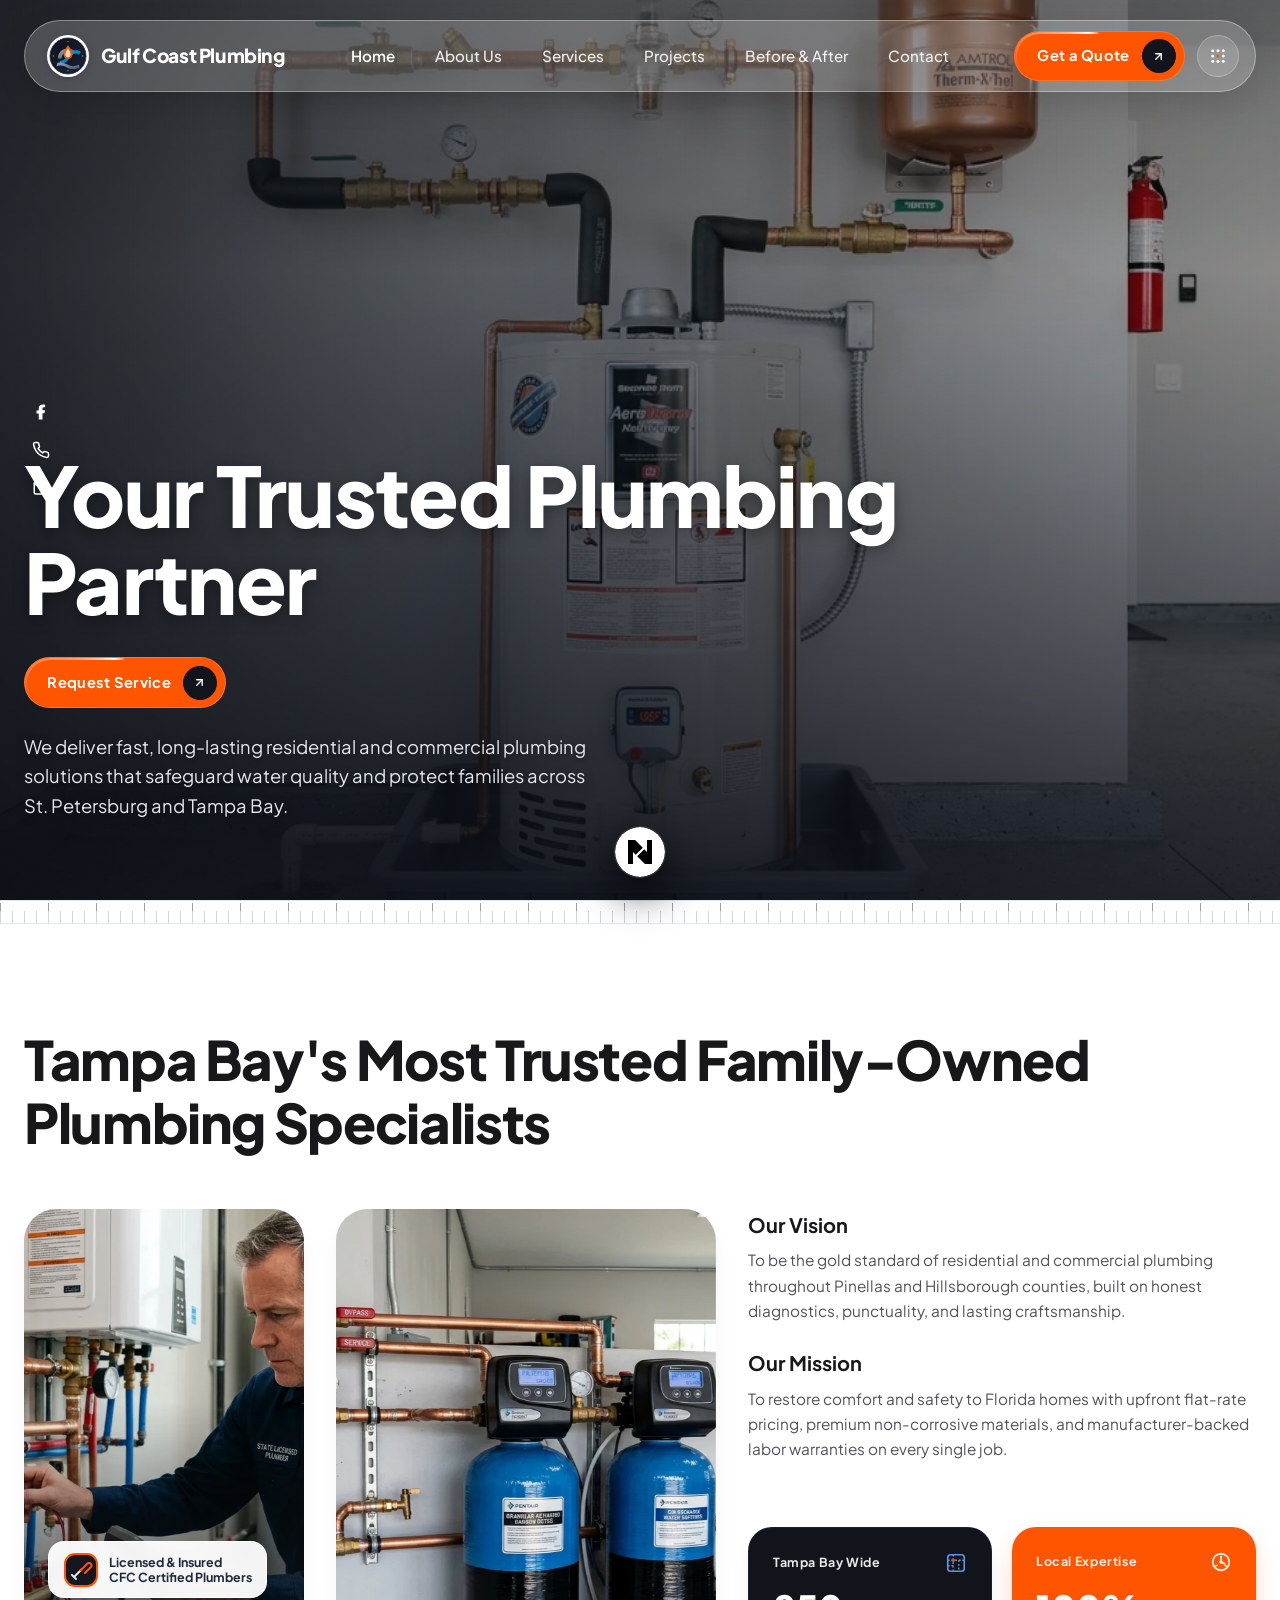
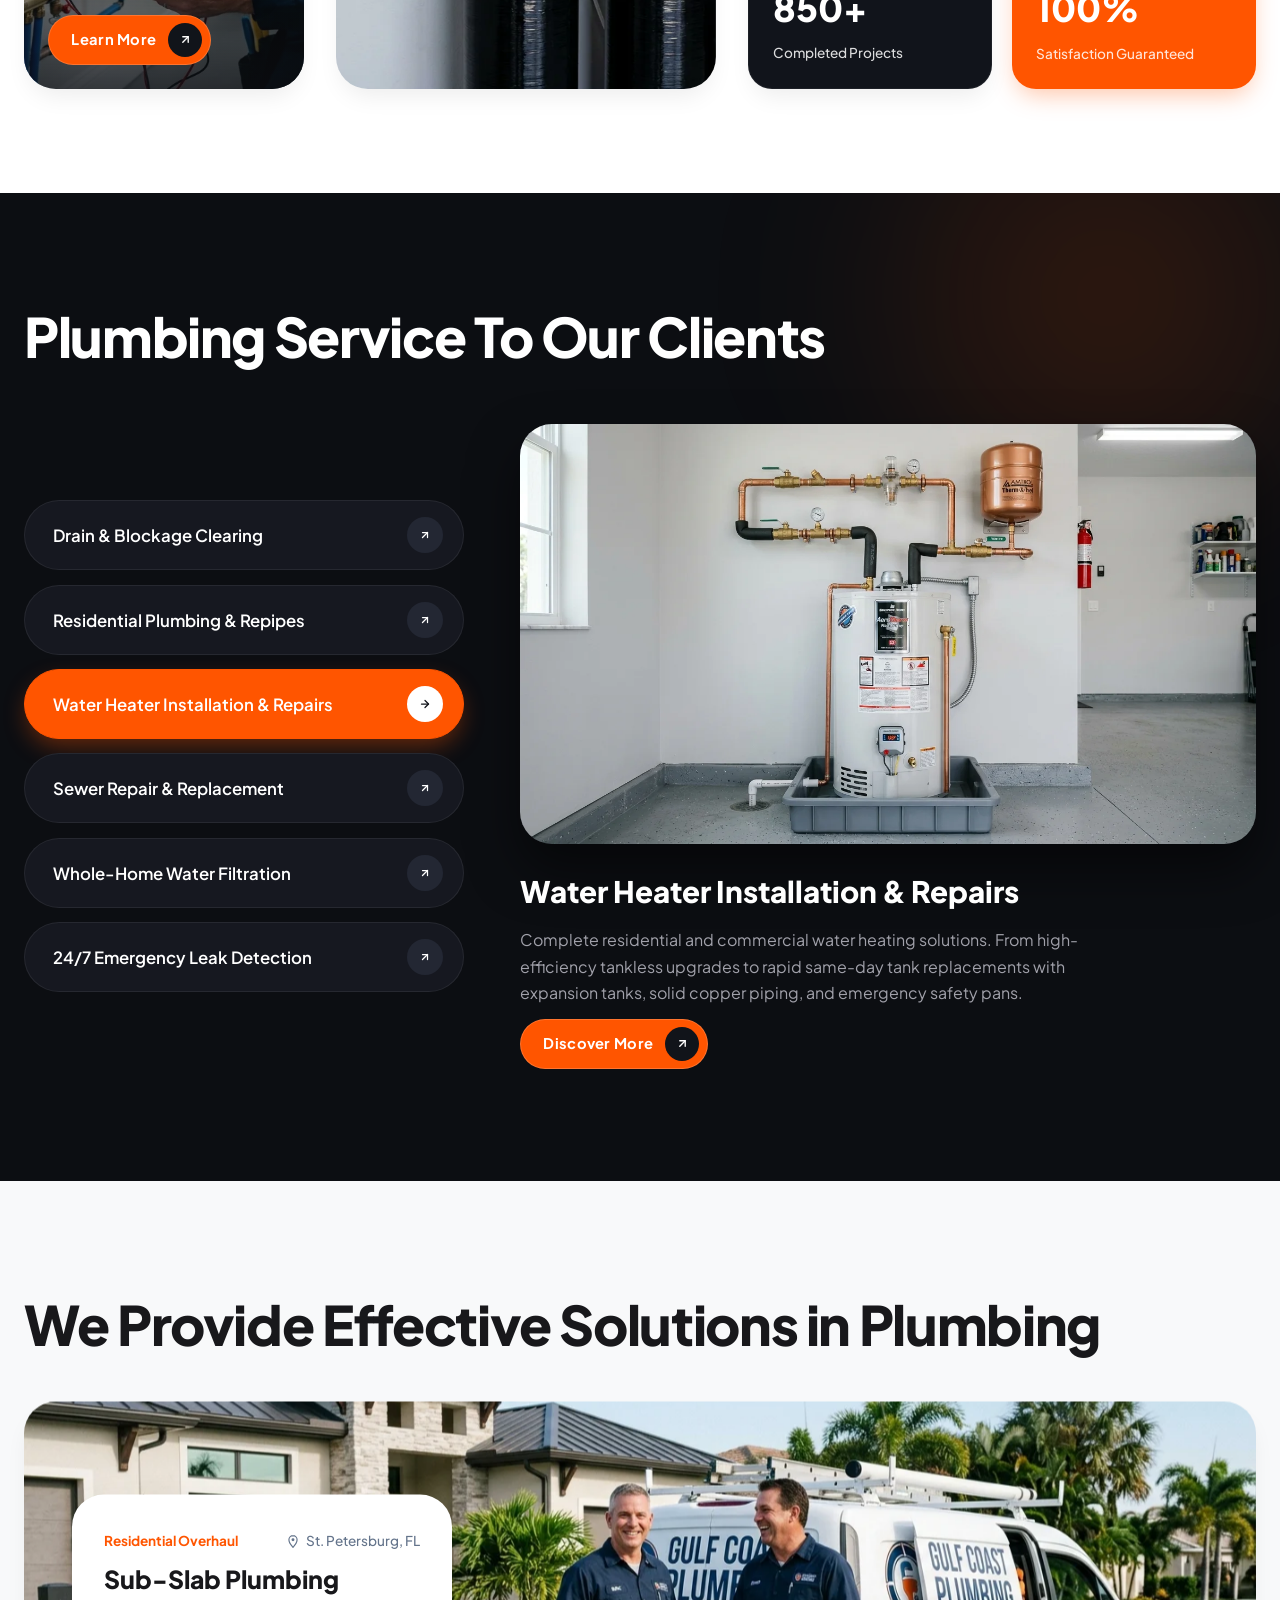
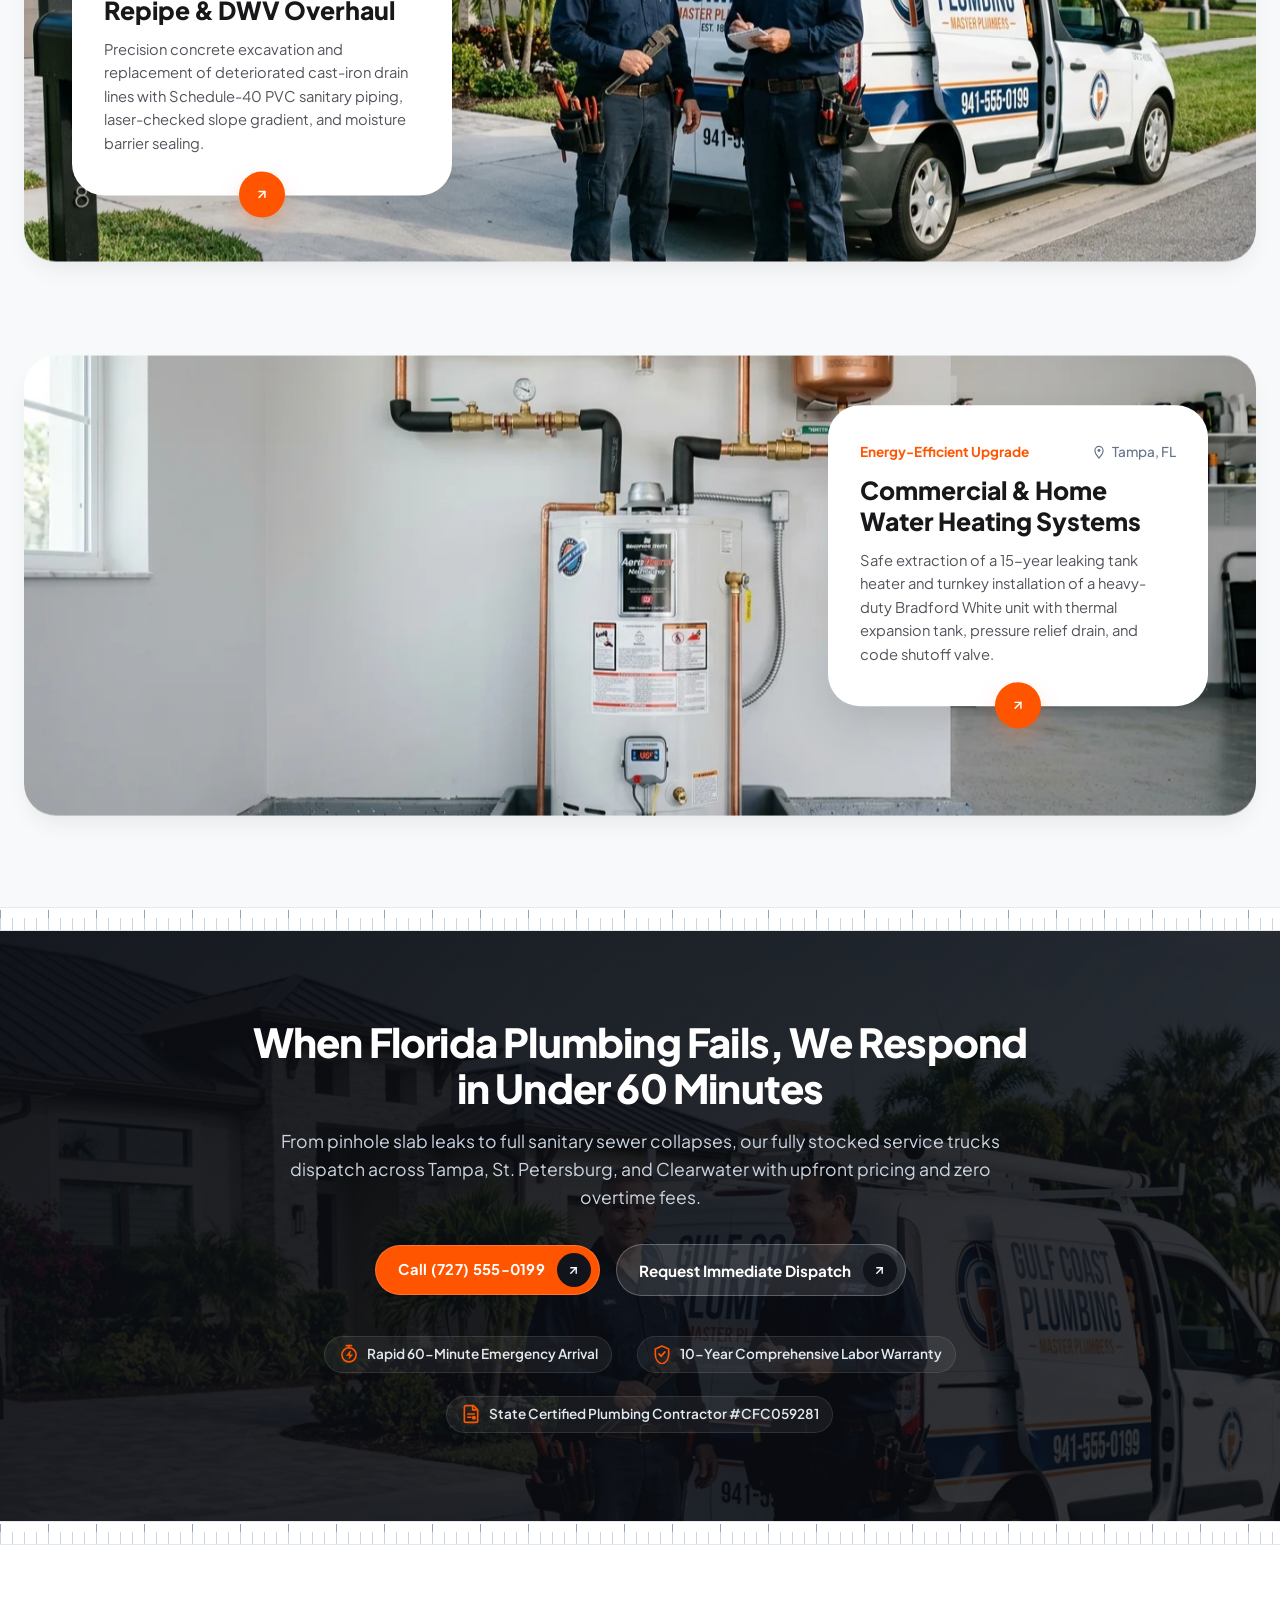
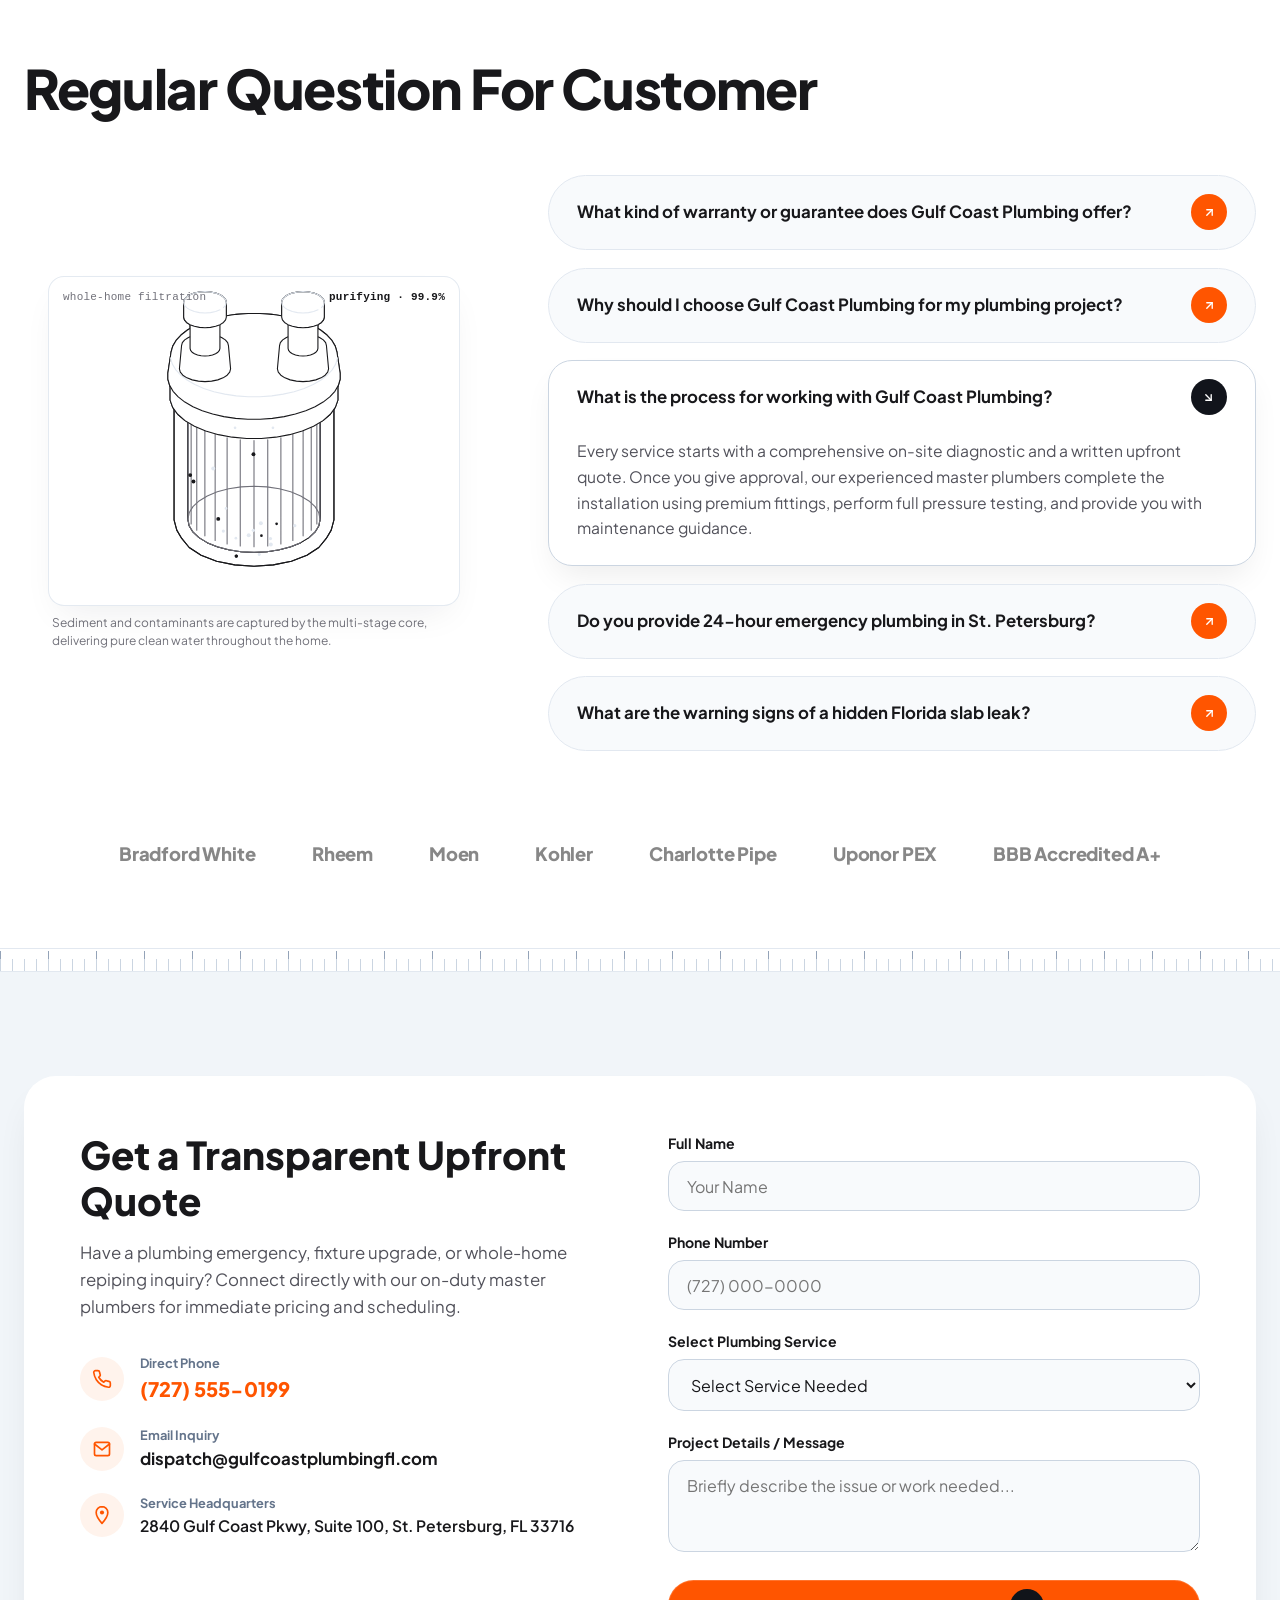
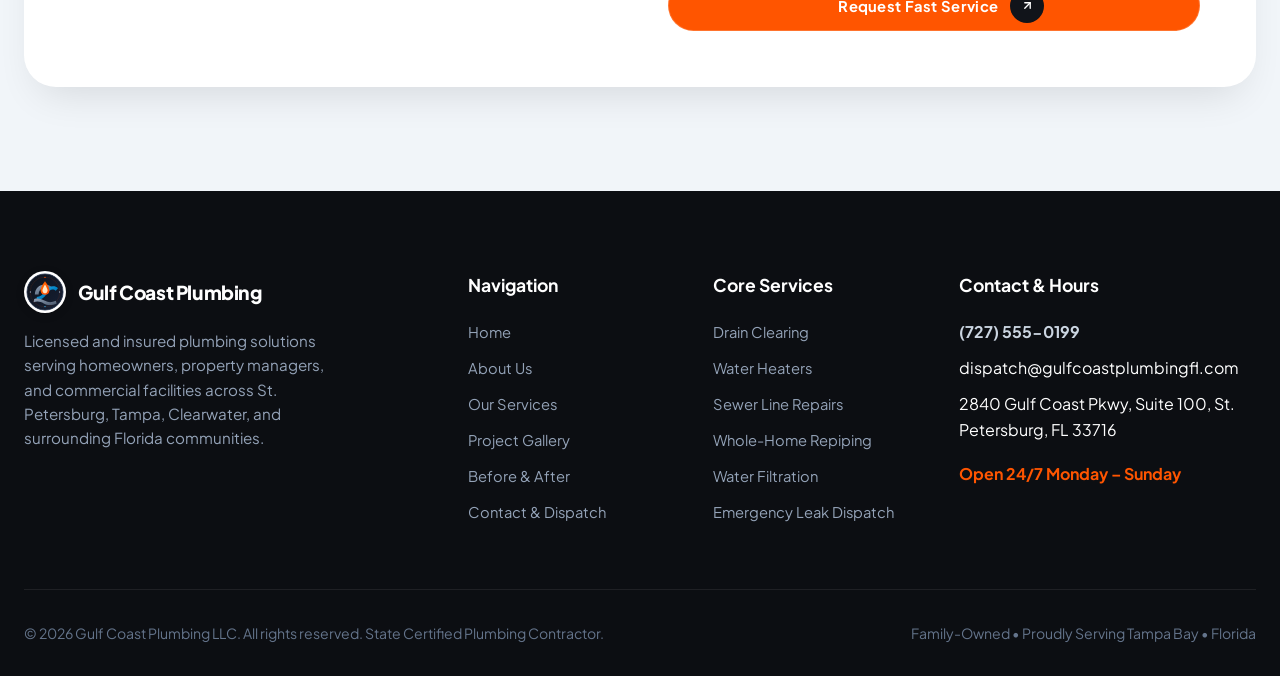
<file: index.html>
<!DOCTYPE html>
<html lang="en">
<head>
  <meta charset="UTF-8">
  <meta name="viewport" content="width=device-width, initial-scale=1.0">
  <title>Gulf Coast Plumbing LLC | Your Trusted Plumbing Partner in Tampa Bay</title>
  <meta name="description" content="Licensed, insured family-owned residential and commercial plumbing services in St. Petersburg and Tampa Bay. 24/7 emergency response, drain cleaning, water heaters, and whole-home repiping.">
  
  <!-- Favicon -->
  <link rel="icon" type="image/png" href="assets/images/logo_square.svg">
  
  <!-- Google Fonts: Plus Jakarta Sans (Editorial & Industrial Precision) -->
  <link rel="preconnect" href="https://fonts.googleapis.com">
  <link rel="preconnect" href="https://fonts.gstatic.com" crossorigin>
  <link href="https://fonts.googleapis.com/css2?family=Plus+Jakarta+Sans:wght@400;500;600;700;800&display=swap" rel="stylesheet">
  
  <!-- Stylesheet -->
  <link rel="stylesheet" href="styles.css">
</head>
<body>

  <!-- =========================================================================
       1. FLOATING GLASSMORPHISM PILL NAVBAR (Reference Image 1)
       ========================================================================= -->
  <header class="header-glass" id="main-header">
    <div class="header-glass-inner">
      <!-- Brand Logo -->
      <a href="#hero" class="brand-link" aria-label="Gulf Coast Plumbing Home">
        <img src="assets/images/logo.svg" alt="Gulf Coast Plumbing Logo" class="brand-logo-img">
        <span class="brand-title">Gulf Coast Plumbing</span>
      </a>

      <!-- Desktop Nav Links -->
      <nav aria-label="Primary Navigation">
        <ul class="nav-links">
          <li class="nav-item active"><a href="index.html">Home</a></li>
          <li class="nav-item"><a href="about.html">About Us</a></li>
          <li class="nav-item"><a href="services.html">Services</a></li>
          <li class="nav-item"><a href="projects.html">Projects</a></li>
          <li class="nav-item"><a href="transformations.html">Before &amp; After</a></li>
          <li class="nav-item"><a href="contact.html">Contact</a></li>
        </ul>
      </nav>

      <!-- Action Controls -->
      <div class="nav-actions">
        <!-- CTA Pill Button with Silk Halo and Custom Craftsman Arrow -->
        <a href="#contact" class="btn-pill-cta" data-open-modal="quote">
          <span class="btn-silk-halo" aria-hidden="true"><span class="btn-silk-beam"></span></span>
          <span class="btn-text">Get a Quote</span>
          <span class="btn-arrow-circle" aria-hidden="true">
            <svg class="icon-arrow-craftsman" width="13" height="13" viewBox="0 0 24 24" fill="none" stroke="currentColor" stroke-width="2.5" stroke-linecap="round" stroke-linejoin="round">
              <line x1="7" y1="17" x2="17" y2="7"></line>
              <polyline points="7 7 17 7 17 17"></polyline>
            </svg>
          </span>
        </a>

        <!-- 9-Dot Terminal Matrix Button (Emergency Drawer Trigger) -->
        <button class="btn-icon-round" id="btn-grid-drawer" aria-label="Quick contact menu">
          <svg class="icon-terminal-matrix" width="18" height="18" viewBox="0 0 24 24" fill="none" aria-hidden="true">
            <circle cx="5" cy="5" r="2" fill="currentColor"></circle>
            <circle cx="12" cy="5" r="2" fill="currentColor"></circle>
            <circle cx="19" cy="5" r="2" fill="currentColor"></circle>
            <circle cx="5" cy="12" r="2" fill="currentColor"></circle>
            <circle cx="12" cy="12" r="2" fill="#ff5500"></circle>
            <circle cx="19" cy="12" r="2" fill="currentColor"></circle>
            <circle cx="5" cy="19" r="2" fill="currentColor"></circle>
            <circle cx="12" cy="19" r="2" fill="currentColor"></circle>
            <circle cx="19" cy="19" r="2" fill="currentColor"></circle>
          </svg>
        </button>

        <!-- Mobile Nav Toggle -->
        <button class="mobile-nav-toggle" id="mobile-nav-toggle" aria-label="Open mobile menu">
          <svg class="icon-menu-craftsman" width="22" height="22" viewBox="0 0 24 24" fill="none" stroke="currentColor" stroke-width="2.2" stroke-linecap="round" aria-hidden="true">
            <line x1="3" y1="7" x2="21" y2="7"></line>
            <line x1="3" y1="12" x2="17" y2="12" stroke="#ff5500"></line>
            <line x1="3" y1="17" x2="21" y2="17"></line>
          </svg>
        </button>
      </div>
    </div>
  </header>

  <main>
    <!-- =========================================================================
         2. HERO SECTION (Reference Image 1)
         ========================================================================= -->
    <section class="hero-section" id="hero">
      <!-- Full-Width Parallax Background -->
      <div class="hero-parallax-bg" id="hero-bg" role="img" aria-label="Plumbing master installation"></div>
      <div class="hero-backdrop-gradient" aria-hidden="true"></div>

      <!-- Floating Left Social Rail -->
      <aside class="social-rail" aria-label="Social and direct channels">
        <a href="https://facebook.com/gulfcoastplumbingfl" target="_blank" rel="noopener noreferrer" aria-label="Facebook">
          <svg class="icon-social-svg" width="18" height="18" viewBox="0 0 24 24" fill="currentColor" aria-hidden="true">
            <path d="M14 13.5h2.5l1-4H14v-2c0-1.03.3-1.75 1.8-1.75H17.5V2.2c-.6-.08-1.7-.16-3.2-.16-3.2 0-5.3 1.95-5.3 5.46v2.5H6v4h3V22h5v-8.5z"/>
          </svg>
        </a>
        <a href="tel:7275550199" aria-label="Call (727) 555-0199">
          <svg class="icon-social-svg" width="18" height="18" viewBox="0 0 24 24" fill="none" stroke="currentColor" stroke-width="2" stroke-linecap="round" stroke-linejoin="round" aria-hidden="true">
            <path d="M22 16.92v3a2 2 0 0 1-2.18 2 19.79 19.79 0 0 1-8.63-3.07 19.5 19.5 0 0 1-6-6 19.79 19.79 0 0 1-3.07-8.67A2 2 0 0 1 4.11 2h3a2 2 0 0 1 2 1.72 12.84 12.84 0 0 0 .7 2.81 2 2 0 0 1-.45 2.11L8.09 9.91a16 16 0 0 0 6 6l1.27-1.27a2 2 0 0 1 2.11-.45 12.84 12.84 0 0 0 2.81.7A2 2 0 0 1 22 16.92z"/>
          </svg>
        </a>
        <a href="mailto:dispatch@gulfcoastplumbingfl.com" aria-label="Email Gulf Coast Plumbing">
          <svg class="icon-social-svg" width="18" height="18" viewBox="0 0 24 24" fill="none" stroke="currentColor" stroke-width="2" stroke-linecap="round" stroke-linejoin="round" aria-hidden="true">
            <rect x="3" y="4" width="18" height="16" rx="2"/>
            <polyline points="3,6 12,13 21,6"/>
          </svg>
        </a>
      </aside>

      <!-- Main Content Container -->
      <div class="container hero-content">
        <div class="hero-grid">
          <div>
            <h1 class="hero-headline">Your Trusted Plumbing Partner</h1>
            <div class="hero-subgroup">
              <div>
                <a href="#contact" class="btn-pill-cta" data-open-modal="quote">
                  <span class="btn-silk-halo" aria-hidden="true"><span class="btn-silk-beam"></span></span>
                  <span class="btn-text">Request Service</span>
                  <span class="btn-arrow-circle" aria-hidden="true">
                    <svg class="icon-arrow-craftsman" width="13" height="13" viewBox="0 0 24 24" fill="none" stroke="currentColor" stroke-width="2.5" stroke-linecap="round" stroke-linejoin="round">
                      <line x1="7" y1="17" x2="17" y2="7"></line>
                      <polyline points="7 7 17 7 17 17"></polyline>
                    </svg>
                  </span>
                </a>
              </div>
              <p class="hero-desc">
                We deliver fast, long-lasting residential and commercial plumbing solutions that safeguard water quality and protect families across St. Petersburg and Tampa Bay.
              </p>
            </div>
          </div>
        </div>
      </div>
    </section>

    <!-- Ruler Divider (Signature Construction Scale Line) -->
    <div class="ruler-divider reveal-generic" aria-hidden="true"></div>

    <!-- =========================================================================
         3. WHO WE ARE SECTION (Reference Image 2)
         ========================================================================= -->
    <section class="who-we-are-section" id="who-we-are">
      <div class="container">
        <div class="section-header-clean reveal-generic">
          <h2 class="section-headline">
            Tampa Bay's Most Trusted Family-Owned Plumbing Specialists
          </h2>
        </div>

        <div class="who-we-are-grid">
          <!-- Column 1: Tall Card with 3D Certified Element -->
          <div class="card-tall reveal-jiggle">
            <img src="assets/optimized/hero_slide1.webp" alt="Master plumbers working sub-slab" class="card-tall-bg" data-parallax-img="true" data-parallax-speed="0.08">
            <div class="card-tall-overlay"></div>
            <div class="card-tall-content">
              <!-- 3D Craftsman Certification Badge -->
              <div class="badge-3d-cone reveal-pop stagger-2">
                <svg class="badge-3d-cone-icon" width="36" height="36" viewBox="0 0 36 36" fill="none" aria-hidden="true">
                  <rect x="2" y="2" width="32" height="32" rx="10" fill="#14171f" stroke="#ff5500" stroke-width="2"/>
                  <path d="M11 25l6-6M9 23l4 4" stroke="#e2e8f0" stroke-width="2" stroke-linecap="round"/>
                  <path d="M18.5 17.5L24.5 11.5c1.1-1.1 2.6-.5 3.3.2.7.7 1.3 2.2.2 3.3l-6 6" stroke="#ff5500" stroke-width="2" stroke-linecap="round"/>
                  <circle cx="18" cy="18" r="1.5" fill="#ff5500"/>
                </svg>
                <span class="badge-3d-cone-text">Licensed &amp; Insured<br>CFC Certified Plumbers</span>
              </div>
              <a href="#services" class="btn-pill-cta">
                <span class="btn-silk-halo" aria-hidden="true"><span class="btn-silk-beam"></span></span>
                <span class="btn-text">Learn More</span>
                <span class="btn-arrow-circle" aria-hidden="true">
                  <svg class="icon-arrow-craftsman" width="13" height="13" viewBox="0 0 24 24" fill="none" stroke="currentColor" stroke-width="2.5" stroke-linecap="round" stroke-linejoin="round">
                    <line x1="7" y1="17" x2="17" y2="7"></line>
                    <polyline points="7 7 17 7 17 17"></polyline>
                  </svg>
                </span>
              </a>
            </div>
          </div>

          <!-- Column 2: Large Center Card -->
          <div class="card-center-featured reveal-jiggle stagger-1">
            <img src="assets/optimized/work_filtration.webp" alt="Dual whole-home water treatment system and copper manifold installation" data-parallax-img="true" data-parallax-speed="0.07">
          </div>

          <!-- Column 3: Vision, Mission & Stat Cards -->
          <div class="who-content-col">
            <div class="vision-mission-block reveal-generic stagger-1">
              <div class="vm-item">
                <h3>Our Vision</h3>
                <p>
                  To be the gold standard of residential and commercial plumbing throughout Pinellas and Hillsborough counties, built on honest diagnostics, punctuality, and lasting craftsmanship.
                </p>
              </div>
              <div class="vm-item">
                <h3>Our Mission</h3>
                <p>
                  To restore comfort and safety to Florida homes with upfront flat-rate pricing, premium non-corrosive materials, and manufacturer-backed labor warranties on every single job.
                </p>
              </div>
            </div>

            <!-- Two Metric Cards (Dark + Flame Orange) -->
            <div class="stat-cards-row">
              <div class="stat-card-dark reveal-jiggle stagger-2">
                <div class="stat-card-header">
                  <span>Tampa Bay Wide</span>
                  <svg width="22" height="22" viewBox="0 0 24 24" fill="none" aria-hidden="true">
                    <rect x="3" y="3" width="18" height="18" rx="3" stroke="#60a5fa" stroke-width="1.8"/>
                    <path d="M3 9h18M9 3v18M3 15h6M15 9v12" stroke="#60a5fa" stroke-width="1.5" stroke-dasharray="2 2"/>
                    <circle cx="9" cy="9" r="2" fill="#ff5500"/>
                  </svg>
                </div>
                <div class="stat-card-number">850+</div>
                <div class="stat-card-footer">Completed Projects</div>
              </div>

              <div class="stat-card-orange reveal-jiggle stagger-3">
                <div class="stat-card-header">
                  <span>Local Expertise</span>
                  <svg width="22" height="22" viewBox="0 0 24 24" fill="none" aria-hidden="true">
                    <circle cx="12" cy="12" r="9" stroke="#ffffff" stroke-width="2"/>
                    <path d="M12 6v6l4 2" stroke="#ffffff" stroke-width="2" stroke-linecap="round"/>
                    <circle cx="12" cy="12" r="2" fill="#ffffff"/>
                    <path d="M6 16.5l2-1M18 16.5l-2-1" stroke="#ffffff" stroke-width="1.5" stroke-linecap="round"/>
                  </svg>
                </div>
                <div class="stat-card-number">100%</div>
                <div class="stat-card-footer">Satisfaction Guaranteed</div>
              </div>
            </div>
          </div>
        </div>
      </div>
    </section>

    <!-- =========================================================================
         4. AWESOME SERVICES SECTION (Reference Image 3 - Obsidian Dark Section)
         ========================================================================= -->
    <section class="services-section hide-mobile-tablet" id="services">
      <div class="services-glow" aria-hidden="true"></div>
      <div class="container">
        <div class="section-header-clean reveal-generic">
          <h2 class="section-headline light">Plumbing Service To Our Clients</h2>
        </div>

        <div class="services-grid">
          <!-- Left Column: Interactive Service Pills -->
          <div class="service-pills-list" role="tablist" aria-label="Plumbing Services List">
            <button class="service-pill-btn reveal-generic stagger-1" role="tab" aria-selected="false" data-service-idx="0">
              <span>Drain &amp; Blockage Clearing</span>
              <span class="pill-arrow" aria-hidden="true">
                <svg class="icon-arrow-craftsman" width="12" height="12" viewBox="0 0 24 24" fill="none" stroke="currentColor" stroke-width="2.5" stroke-linecap="round" stroke-linejoin="round">
                  <line x1="7" y1="17" x2="17" y2="7"></line>
                  <polyline points="7 7 17 7 17 17"></polyline>
                </svg>
              </span>
            </button>
            <button class="service-pill-btn reveal-generic stagger-2" role="tab" aria-selected="false" data-service-idx="1">
              <span>Residential Plumbing &amp; Repipes</span>
              <span class="pill-arrow" aria-hidden="true">
                <svg class="icon-arrow-craftsman" width="12" height="12" viewBox="0 0 24 24" fill="none" stroke="currentColor" stroke-width="2.5" stroke-linecap="round" stroke-linejoin="round">
                  <line x1="7" y1="17" x2="17" y2="7"></line>
                  <polyline points="7 7 17 7 17 17"></polyline>
                </svg>
              </span>
            </button>
            <button class="service-pill-btn active reveal-generic stagger-3" role="tab" aria-selected="true" data-service-idx="2">
              <span>Water Heater Installation &amp; Repairs</span>
              <span class="pill-arrow" aria-hidden="true">
                <svg class="icon-arrow-craftsman" width="12" height="12" viewBox="0 0 24 24" fill="none" stroke="currentColor" stroke-width="2.5" stroke-linecap="round" stroke-linejoin="round">
                  <line x1="7" y1="17" x2="17" y2="7"></line>
                  <polyline points="7 7 17 7 17 17"></polyline>
                </svg>
              </span>
            </button>
            <button class="service-pill-btn reveal-generic stagger-4" role="tab" aria-selected="false" data-service-idx="3">
              <span>Sewer Repair &amp; Replacement</span>
              <span class="pill-arrow" aria-hidden="true">
                <svg class="icon-arrow-craftsman" width="12" height="12" viewBox="0 0 24 24" fill="none" stroke="currentColor" stroke-width="2.5" stroke-linecap="round" stroke-linejoin="round">
                  <line x1="7" y1="17" x2="17" y2="7"></line>
                  <polyline points="7 7 17 7 17 17"></polyline>
                </svg>
              </span>
            </button>
            <button class="service-pill-btn reveal-generic stagger-5" role="tab" aria-selected="false" data-service-idx="4">
              <span>Whole-Home Water Filtration</span>
              <span class="pill-arrow" aria-hidden="true">
                <svg class="icon-arrow-craftsman" width="12" height="12" viewBox="0 0 24 24" fill="none" stroke="currentColor" stroke-width="2.5" stroke-linecap="round" stroke-linejoin="round">
                  <line x1="7" y1="17" x2="17" y2="7"></line>
                  <polyline points="7 7 17 7 17 17"></polyline>
                </svg>
              </span>
            </button>
            <button class="service-pill-btn reveal-generic stagger-6" role="tab" aria-selected="false" data-service-idx="5">
              <span>24/7 Emergency Leak Detection</span>
              <span class="pill-arrow" aria-hidden="true">
                <svg class="icon-arrow-craftsman" width="12" height="12" viewBox="0 0 24 24" fill="none" stroke="currentColor" stroke-width="2.5" stroke-linecap="round" stroke-linejoin="round">
                  <line x1="7" y1="17" x2="17" y2="7"></line>
                  <polyline points="7 7 17 7 17 17"></polyline>
                </svg>
              </span>
            </button>
          </div>

          <!-- Right Column: Dynamic Preview Card -->
          <div class="service-preview-card reveal-jiggle stagger-2" role="tabpanel">
            <div class="service-preview-img-wrap">
              <img id="service-preview-img" src="assets/optimized/hero_slide2.webp" alt="Water heater installation preview">
            </div>
            <div class="service-preview-details">
              <h3 id="service-preview-title" class="service-preview-title">Water Heater Installation &amp; Repairs</h3>
              <p id="service-preview-desc" class="service-preview-desc">
                Complete residential and commercial water heating solutions. From high-efficiency tankless upgrades to rapid same-day tank replacements with expansion tanks, solid copper piping, and emergency safety pans.
              </p>
              <div>
                <a href="#contact" class="btn-pill-cta" id="service-preview-btn" data-open-modal="quote">
                  <span class="btn-silk-halo" aria-hidden="true"><span class="btn-silk-beam"></span></span>
                  <span class="btn-text">Discover More</span>
                  <span class="btn-arrow-circle" aria-hidden="true">
                    <svg class="icon-arrow-craftsman" width="13" height="13" viewBox="0 0 24 24" fill="none" stroke="currentColor" stroke-width="2.5" stroke-linecap="round" stroke-linejoin="round">
                      <line x1="7" y1="17" x2="17" y2="7"></line>
                      <polyline points="7 7 17 7 17 17"></polyline>
                    </svg>
                  </span>
                </a>
              </div>
            </div>
          </div>
        </div>
      </div>
    </section>

    <!-- =========================================================================
         5. OUR PROJECTS (Reference Image 4 - Alternating Cards)
         ========================================================================= -->
    <section class="projects-section" id="projects">
      <div class="container">
        <div class="section-header-clean reveal-generic">
          <h2 class="section-headline">We Provide Effective Solutions in Plumbing</h2>
        </div>

        <div class="projects-stack">
          <!-- Project 1: Left floating card + Right photo -->
          <div class="project-card-wrap reveal-generic">
            <img src="assets/optimized/hero_slide3.webp" alt="Sub-slab kitchen drainage repipe in progress" class="project-card-img" data-parallax-img="true" data-parallax-speed="0.08">
            <div class="floating-project-badge pos-left reveal-slide-left stagger-2" data-parallax-float="true" data-parallax-speed="0.035">
              <div class="floating-meta-header">
                <span>Residential Overhaul</span>
                <span class="floating-meta-loc">
                  <svg class="icon-geo-craftsman" width="14" height="14" viewBox="0 0 24 24" fill="none" aria-hidden="true">
                    <path d="M12 2C8.13 2 5 5.13 5 9c0 5.25 7 13 7 13s7-7.75 7-13c0-3.87-3.13-7-7-7z" stroke="currentColor" stroke-width="2" stroke-linejoin="round"/>
                    <circle cx="12" cy="9" r="2.5" fill="currentColor"/>
                  </svg>
                  St. Petersburg, FL
                </span>
              </div>
              <h3 class="floating-project-title">Sub-Slab Plumbing Repipe &amp; DWV Overhaul</h3>
              <p class="floating-project-desc">
                Precision concrete excavation and replacement of deteriorated cast-iron drain lines with Schedule-40 PVC sanitary piping, laser-checked slope gradient, and moisture barrier sealing.
              </p>
              <a href="#contact" class="btn-protrude-arrow" data-open-modal="quote" aria-label="View Project Details">
                <svg class="icon-arrow-craftsman" width="14" height="14" viewBox="0 0 24 24" fill="none" stroke="currentColor" stroke-width="2.5" stroke-linecap="round" stroke-linejoin="round">
                  <line x1="7" y1="17" x2="17" y2="7"></line>
                  <polyline points="7 7 17 7 17 17"></polyline>
                </svg>
              </a>
            </div>
          </div>

          <!-- Project 2: Right floating card + Left photo -->
          <div class="project-card-wrap reveal-generic">
            <img src="assets/optimized/hero_slide2.webp" alt="Bradford White water heater with expansion tank and copper loop" class="project-card-img" data-parallax-img="true" data-parallax-speed="0.08">
            <div class="floating-project-badge pos-right reveal-slide-right stagger-2" data-parallax-float="true" data-parallax-speed="0.035">
              <div class="floating-meta-header">
                <span>Energy-Efficient Upgrade</span>
                <span class="floating-meta-loc">
                  <svg class="icon-geo-craftsman" width="14" height="14" viewBox="0 0 24 24" fill="none" aria-hidden="true">
                    <path d="M12 2C8.13 2 5 5.13 5 9c0 5.25 7 13 7 13s7-7.75 7-13c0-3.87-3.13-7-7-7z" stroke="currentColor" stroke-width="2" stroke-linejoin="round"/>
                    <circle cx="12" cy="9" r="2.5" fill="currentColor"/>
                  </svg>
                  Tampa, FL
                </span>
              </div>
              <h3 class="floating-project-title">Commercial &amp; Home Water Heating Systems</h3>
              <p class="floating-project-desc">
                Safe extraction of a 15-year leaking tank heater and turnkey installation of a heavy-duty Bradford White unit with thermal expansion tank, pressure relief drain, and code shutoff valve.
              </p>
              <a href="#contact" class="btn-protrude-arrow" data-open-modal="quote" aria-label="View Project Details">
                <svg class="icon-arrow-craftsman" width="14" height="14" viewBox="0 0 24 24" fill="none" stroke="currentColor" stroke-width="2.5" stroke-linecap="round" stroke-linejoin="round">
                  <line x1="7" y1="17" x2="17" y2="7"></line>
                  <polyline points="7 7 17 7 17 17"></polyline>
                </svg>
              </a>
            </div>
          </div>
        </div>
      </div>
    </section>

    <!-- Ruler Divider -->
    <div class="ruler-divider reveal-generic" aria-hidden="true"></div>

    <!-- =========================================================================
         FULL-WIDTH PARALLAX BANNER (User Requirement: Parallax Over Screen-Width Images)
         ========================================================================= -->
    <section class="parallax-banner-section" aria-label="Emergency response dispatch">
      <div class="parallax-banner-bg" data-parallax="true" data-parallax-speed="0.25">
        <img src="assets/optimized/hero_slide3.webp" alt="Gulf Coast Plumbing team active job site" class="parallax-banner-img">
      </div>
      <div class="parallax-banner-overlay"></div>
      
      <div class="container parallax-banner-content">
        <h2 class="parallax-banner-title reveal-generic">When Florida Plumbing Fails, We Respond in Under 60 Minutes</h2>
        <p class="parallax-banner-subtitle reveal-generic stagger-1">
          From pinhole slab leaks to full sanitary sewer collapses, our fully stocked service trucks dispatch across Tampa, St. Petersburg, and Clearwater with upfront pricing and zero overtime fees.
        </p>
        
        <div class="parallax-banner-actions reveal-generic stagger-2">
          <a href="tel:7275550199" class="btn-pill-cta">
            <span class="btn-silk-halo" aria-hidden="true"><span class="btn-silk-beam"></span></span>
            <span class="btn-text">Call (727) 555-0199</span>
            <span class="btn-arrow-circle" aria-hidden="true">
              <svg class="icon-arrow-craftsman" width="13" height="13" viewBox="0 0 24 24" fill="none" stroke="currentColor" stroke-width="2.5" stroke-linecap="round" stroke-linejoin="round">
                <line x1="7" y1="17" x2="17" y2="7"></line>
                <polyline points="7 7 17 7 17 17"></polyline>
              </svg>
            </span>
          </a>
          <button class="btn-pill-translucent" data-open-modal="quote">
            <span class="btn-silk-halo" aria-hidden="true"><span class="btn-silk-beam"></span></span>
            <span class="btn-text">Request Immediate Dispatch</span>
            <span class="btn-arrow-circle" aria-hidden="true">
              <svg class="icon-arrow-craftsman" width="13" height="13" viewBox="0 0 24 24" fill="none" stroke="currentColor" stroke-width="2.5" stroke-linecap="round" stroke-linejoin="round">
                <line x1="7" y1="17" x2="17" y2="7"></line>
                <polyline points="7 7 17 7 17 17"></polyline>
              </svg>
            </span>
          </button>
        </div>

        <div class="parallax-banner-badges">
          <div class="p-badge-item reveal-pop stagger-1">
            <span class="p-badge-icon" aria-hidden="true">
              <svg class="badge-custom-svg" width="20" height="20" viewBox="0 0 24 24" fill="none">
                <circle cx="12" cy="13" r="8.5" stroke="#ff5500" stroke-width="2"/>
                <path d="M12 1.5v3M9 2h6" stroke="#ff5500" stroke-width="2" stroke-linecap="round"/>
                <path d="M13 8.5L8.5 14h4l-1 5 5.5-6.5h-4l1.5-4z" fill="#ff5500"/>
              </svg>
            </span>
            <span>Rapid 60-Minute Emergency Arrival</span>
          </div>
          <div class="p-badge-item reveal-pop stagger-2">
            <span class="p-badge-icon" aria-hidden="true">
              <svg class="badge-custom-svg" width="20" height="20" viewBox="0 0 24 24" fill="none">
                <path d="M12 2.5L4 6v6.5c0 5.5 3.5 10 8 11.5 4.5-1.5 8-6 8-11.5V6l-8-3.5z" stroke="#ff5500" stroke-width="2" stroke-linejoin="round"/>
                <path d="M8.5 12l2.5 2.5 4.5-5" stroke="#ff5500" stroke-width="2.2" stroke-linecap="round" stroke-linejoin="round"/>
              </svg>
            </span>
            <span>10-Year Comprehensive Labor Warranty</span>
          </div>
          <div class="p-badge-item reveal-pop stagger-3">
            <span class="p-badge-icon" aria-hidden="true">
              <svg class="badge-custom-svg" width="20" height="20" viewBox="0 0 24 24" fill="none">
                <path d="M15 2H6a2 2 0 0 0-2 2v16a2 2 0 0 0 2 2h12a2 2 0 0 0 2-2V7l-5-5z" stroke="#ff5500" stroke-width="2" stroke-linejoin="round"/>
                <polyline points="14 2 14 7 19 7" stroke="#ff5500" stroke-width="2"/>
                <line x1="8" y1="12" x2="16" y2="12" stroke="#ff5500" stroke-width="1.8" stroke-linecap="round"/>
                <line x1="8" y1="16" x2="12" y2="16" stroke="#ff5500" stroke-width="1.8" stroke-linecap="round"/>
                <circle cx="15.5" cy="16.5" r="2.5" fill="#ff5500"/>
              </svg>
            </span>
            <span>State Certified Plumbing Contractor #CFC059281</span>
          </div>
        </div>
      </div>
    </section>

    <!-- Ruler Divider -->
    <div class="ruler-divider reveal-generic" aria-hidden="true"></div>


    <!-- =========================================================================
         7. REGULAR QUESTION FOR CUSTOMER (Reference Image 5 - FAQ Section)
         ========================================================================= -->
    <section class="faq-section" id="faq">
      <div class="container">
        <div class="section-header-clean reveal-generic">
          <h2 class="section-headline">Regular Question For Customer</h2>
        </div>

        <div class="faq-grid">
          <!-- Left: Whole-Home Water Filtration System (Continuous Physical Animation) -->
          <div class="faq-iso-wrap reveal-jiggle" data-parallax-float="true">
            <div class="hairline-figure-container" data-hairline-theme="light">
              <div class="hairline-plate">
                <span class="hairline-tag" id="hl-name">whole-home filtration</span>
                <span class="hairline-tag" id="hl-read">purifying · 99.9%</span>
                <div id="hl-stage" data-hairline="purifier"></div>
              </div>
              <p class="hairline-means" id="hl-means">Sediment and contaminants are captured by the multi-stage core, delivering pure clean water throughout the home.</p>
            </div>
          </div>

          <!-- Right: Accordion List -->
          <div class="faq-accordion-list" role="region" aria-label="Frequently Asked Questions">
            <!-- FAQ Item 1 -->
            <div class="faq-item reveal-generic stagger-1">
              <div class="faq-summary">
                <span>What kind of warranty or guarantee does Gulf Coast Plumbing offer?</span>
                <span class="faq-arrow" aria-hidden="true">
                  <svg class="icon-faq-arrow" width="13" height="13" viewBox="0 0 24 24" fill="none" stroke="currentColor" stroke-width="2.5" stroke-linecap="round" stroke-linejoin="round">
                    <line x1="7" y1="17" x2="17" y2="7"></line>
                    <polyline points="7 7 17 7 17 17"></polyline>
                  </svg>
                </span>
              </div>
              <div class="faq-answer">
                We provide full manufacturer warranties on all installed units (such as Bradford White water heaters and Moen fixtures) along with our Gulf Coast Plumbing 10-Year Labor Warranty on qualifying whole-home repiping and sewer replacements.
              </div>
            </div>

            <!-- FAQ Item 2 -->
            <div class="faq-item reveal-generic stagger-2">
              <div class="faq-summary">
                <span>Why should I choose Gulf Coast Plumbing for my plumbing project?</span>
                <span class="faq-arrow" aria-hidden="true">
                  <svg class="icon-faq-arrow" width="13" height="13" viewBox="0 0 24 24" fill="none" stroke="currentColor" stroke-width="2.5" stroke-linecap="round" stroke-linejoin="round">
                    <line x1="7" y1="17" x2="17" y2="7"></line>
                    <polyline points="7 7 17 7 17 17"></polyline>
                  </svg>
                </span>
              </div>
              <div class="faq-answer">
                We are a local, family-owned Florida plumbing contractor. Our licensed technicians never cut corners, never push unnecessary repairs, and respect your home with protective boot covers, floor coverings, and thorough post-job cleanup.
              </div>
            </div>

            <!-- FAQ Item 3 (Active Default Matching Reference Image 5) -->
            <div class="faq-item active reveal-generic stagger-3">
              <div class="faq-summary">
                <span>What is the process for working with Gulf Coast Plumbing?</span>
                <span class="faq-arrow" aria-hidden="true">
                  <svg class="icon-faq-arrow" width="13" height="13" viewBox="0 0 24 24" fill="none" stroke="currentColor" stroke-width="2.5" stroke-linecap="round" stroke-linejoin="round">
                    <line x1="7" y1="17" x2="17" y2="7"></line>
                    <polyline points="7 7 17 7 17 17"></polyline>
                  </svg>
                </span>
              </div>
              <div class="faq-answer">
                Every service starts with a comprehensive on-site diagnostic and a written upfront quote. Once you give approval, our experienced master plumbers complete the installation using premium fittings, perform full pressure testing, and provide you with maintenance guidance.
              </div>
            </div>

            <!-- FAQ Item 4 -->
            <div class="faq-item reveal-generic stagger-4">
              <div class="faq-summary">
                <span>Do you provide 24-hour emergency plumbing in St. Petersburg?</span>
                <span class="faq-arrow" aria-hidden="true">
                  <svg class="icon-faq-arrow" width="13" height="13" viewBox="0 0 24 24" fill="none" stroke="currentColor" stroke-width="2.5" stroke-linecap="round" stroke-linejoin="round">
                    <line x1="7" y1="17" x2="17" y2="7"></line>
                    <polyline points="7 7 17 7 17 17"></polyline>
                  </svg>
                </span>
              </div>
              <div class="faq-answer">
                Yes! We maintain an active 24/7 emergency dispatch line for critical situations such as burst water lines, overflowing sewage, failed shutoff valves, and commercial water heater breakdowns across Pinellas and Hillsborough counties.
              </div>
            </div>

            <!-- FAQ Item 5 -->
            <div class="faq-item reveal-generic stagger-5">
              <div class="faq-summary">
                <span>What are the warning signs of a hidden Florida slab leak?</span>
                <span class="faq-arrow" aria-hidden="true">
                  <svg class="icon-faq-arrow" width="13" height="13" viewBox="0 0 24 24" fill="none" stroke="currentColor" stroke-width="2.5" stroke-linecap="round" stroke-linejoin="round">
                    <line x1="7" y1="17" x2="17" y2="7"></line>
                    <polyline points="7 7 17 7 17 17"></polyline>
                  </svg>
                </span>
              </div>
              <div class="faq-answer">
                Warm spots on your floor tiles, unexplained spikes in your water bill, the continuous sound of running water when all taps are off, and damp spots along baseboards are critical indicators of a slab leak that require immediate acoustic testing.
              </div>
            </div>
          </div>
        </div>

        <!-- Partner & Certification Logos Row -->
        <div class="partners-block reveal-generic">
          <div class="partners-logos-row" aria-label="Brand partners and certifications">
            <div class="partner-logo-item reveal-pop stagger-1">Bradford White</div>
            <div class="partner-logo-item reveal-pop stagger-2">Rheem</div>
            <div class="partner-logo-item reveal-pop stagger-3">Moen</div>
            <div class="partner-logo-item reveal-pop stagger-4">Kohler</div>
            <div class="partner-logo-item reveal-pop stagger-5">Charlotte Pipe</div>
            <div class="partner-logo-item reveal-pop stagger-6">Uponor PEX</div>
            <div class="partner-logo-item reveal-pop stagger-7">BBB Accredited A+</div>
          </div>
        </div>
      </div>
    </section>

    <!-- Bottom Ruler Divider -->
    <div class="ruler-divider reveal-generic" aria-hidden="true"></div>

    <!-- =========================================================================
         8. FREE INSTANT QUOTE & BOOKING FORM SECTION
         ========================================================================= -->
    <section class="quote-section" id="contact">
      <div class="container">
        <div class="quote-card reveal-jiggle">
          <!-- Left Info -->
          <div class="quote-info reveal-generic stagger-1">
            <h2>Get a Transparent Upfront Quote</h2>
            <p>
              Have a plumbing emergency, fixture upgrade, or whole-home repiping inquiry? Connect directly with our on-duty master plumbers for immediate pricing and scheduling.
            </p>
            <div class="quote-contact-points">
              <div class="q-contact-item">
                <div class="q-contact-icon">
                  <svg width="20" height="20" viewBox="0 0 24 24" fill="none" stroke="currentColor" stroke-width="2" stroke-linecap="round" stroke-linejoin="round" aria-hidden="true">
                    <path d="M22 16.92v3a2 2 0 0 1-2.18 2 19.79 19.79 0 0 1-8.63-3.07 19.5 19.5 0 0 1-6-6 19.79 19.79 0 0 1-3.07-8.67A2 2 0 0 1 4.11 2h3a2 2 0 0 1 2 1.72 12.84 12.84 0 0 0 .7 2.81 2 2 0 0 1-.45 2.11L8.09 9.91a16 16 0 0 0 6 6l1.27-1.27a2 2 0 0 1 2.11-.45 12.84 12.84 0 0 0 2.81.7A2 2 0 0 1 22 16.92z"/>
                  </svg>
                </div>
                <div>
                  <div style="font-size: 0.8rem; font-weight: 700; color: #64748b;">Direct Phone</div>
                  <a href="tel:7275550199" style="font-size: 1.25rem; font-weight: 800; color: var(--brand-orange);">(727) 555-0199</a>
                </div>
              </div>

              <div class="q-contact-item">
                <div class="q-contact-icon">
                  <svg width="20" height="20" viewBox="0 0 24 24" fill="none" stroke="currentColor" stroke-width="2" stroke-linecap="round" stroke-linejoin="round" aria-hidden="true">
                    <rect x="3" y="4" width="18" height="16" rx="2"/>
                    <polyline points="3,6 12,13 21,6"/>
                  </svg>
                </div>
                <div>
                  <div style="font-size: 0.8rem; font-weight: 700; color: #64748b;">Email Inquiry</div>
                  <a href="mailto:dispatch@gulfcoastplumbingfl.com" style="font-size: 1.05rem; font-weight: 700;">dispatch@gulfcoastplumbingfl.com</a>
                </div>
              </div>

              <div class="q-contact-item">
                <div class="q-contact-icon">
                  <svg class="icon-geo-craftsman" width="20" height="20" viewBox="0 0 24 24" fill="none" aria-hidden="true">
                    <path d="M12 2C8.13 2 5 5.13 5 9c0 5.25 7 13 7 13s7-7.75 7-13c0-3.87-3.13-7-7-7z" stroke="currentColor" stroke-width="2" stroke-linejoin="round"/>
                    <circle cx="12" cy="9" r="2.5" fill="currentColor"/>
                  </svg>
                </div>
                <div>
                  <div style="font-size: 0.8rem; font-weight: 700; color: #64748b;">Service Headquarters</div>
                  <div style="font-size: 0.98rem; font-weight: 600;">2840 Gulf Coast Pkwy, Suite 100, St. Petersburg, FL 33716</div>
                </div>
              </div>
            </div>
          </div>

          <!-- Right Form -->
          <div>
            <form class="quote-form reveal-generic stagger-2" data-quote-form>
              <div class="form-group">
                <label for="form-name" class="form-label">Full Name</label>
                <input type="text" id="form-name" name="name" class="form-input" placeholder="Your Name" required>
              </div>

              <div class="form-group">
                <label for="form-phone" class="form-label">Phone Number</label>
                <input type="tel" id="form-phone" name="phone" class="form-input" placeholder="(727) 000-0000" required>
              </div>

              <div class="form-group">
                <label for="form-service" class="form-label">Select Plumbing Service</label>
                <select id="form-service" name="service" class="form-select" required>
                  <option value="">Select Service Needed</option>
                  <option value="Drain &amp; Blockage Clearing">Drain &amp; Blockage Clearing</option>
                  <option value="Water Heater Repair or Replacement">Water Heater Repair or Replacement</option>
                  <option value="Sewer Line Repair &amp; Replacement">Sewer Line Repair &amp; Replacement</option>
                  <option value="Whole-Home Repiping (Copper/PEX)">Whole-Home Repiping (Copper/PEX)</option>
                  <option value="Water Filtration &amp; Softener Installation">Water Filtration &amp; Softener Installation</option>
                  <option value="Emergency Leak Detection">Emergency Leak Detection</option>
                </select>
              </div>

              <div class="form-group">
                <label for="form-message" class="form-label">Project Details / Message</label>
                <textarea id="form-message" name="message" rows="3" class="form-textarea" placeholder="Briefly describe the issue or work needed..."></textarea>
              </div>

              <button type="submit" class="btn-pill-cta" style="width: 100%; justify-content: center; margin-top: 0.5rem;">
                <span class="btn-silk-halo" aria-hidden="true"><span class="btn-silk-beam"></span></span>
                <span class="btn-text">Request Fast Service</span>
                <span class="btn-arrow-circle" aria-hidden="true">
                  <svg class="icon-arrow-craftsman" width="13" height="13" viewBox="0 0 24 24" fill="none" stroke="currentColor" stroke-width="2.5" stroke-linecap="round" stroke-linejoin="round">
                    <line x1="7" y1="17" x2="17" y2="7"></line>
                    <polyline points="7 7 17 7 17 17"></polyline>
                  </svg>
                </span>
              </button>
            </form>
          </div>
        </div>
      </div>
    </section>
  </main>

  <!-- =========================================================================
       9. FOOTER (Matching Obsidian Dark Constrc Style)
       ========================================================================= -->
  <footer class="footer-main">
    <div class="container">
      <div class="footer-grid">
        <!-- Brand Info -->
        <div class="footer-brand reveal-generic stagger-1">
          <a href="#hero" class="brand-link">
            <img src="assets/images/logo.svg" alt="Gulf Coast Plumbing Logo" class="brand-logo-img">
            <span class="brand-title">Gulf Coast Plumbing</span>
          </a>
          <p>
            Licensed and insured plumbing solutions serving homeowners, property managers, and commercial facilities across St. Petersburg, Tampa, Clearwater, and surrounding Florida communities.
          </p>
        </div>

        <!-- Quick Links -->
        <div class="footer-col reveal-generic stagger-2">
          <h4>Navigation</h4>
          <ul>
            <li><a href="index.html">Home</a></li>
            <li><a href="about.html">About Us</a></li>
            <li><a href="services.html">Our Services</a></li>
            <li><a href="projects.html">Project Gallery</a></li>
            <li><a href="transformations.html">Before &amp; After</a></li>
            <li><a href="contact.html">Contact &amp; Dispatch</a></li>
          </ul>
        </div>

        <!-- Services -->
        <div class="footer-col reveal-generic stagger-3">
          <h4>Core Services</h4>
          <ul>
            <li><a href="#services">Drain Clearing</a></li>
            <li><a href="#services">Water Heaters</a></li>
            <li><a href="#services">Sewer Line Repairs</a></li>
            <li><a href="#services">Whole-Home Repiping</a></li>
            <li><a href="#services">Water Filtration</a></li>
            <li><a href="#services">Emergency Leak Dispatch</a></li>
          </ul>
        </div>

        <!-- Contact & Hours -->
        <div class="footer-col reveal-generic stagger-4">
          <h4>Contact &amp; Hours</h4>
          <ul>
            <li style="color: #cbd5e1; font-weight: 700;">(727) 555-0199</li>
            <li>dispatch@gulfcoastplumbingfl.com</li>
            <li>2840 Gulf Coast Pkwy, Suite 100, St. Petersburg, FL 33716</li>
            <li style="color: var(--brand-orange); font-weight: 700; margin-top: 0.5rem;">Open 24/7 Monday &ndash; Sunday</li>
          </ul>
        </div>
      </div>

      <div class="footer-bottom reveal-generic stagger-5">
        <div>&copy; 2026 Gulf Coast Plumbing LLC. All rights reserved. State Certified Plumbing Contractor.</div>
        <div>Family-Owned &bull; Proudly Serving Tampa Bay &bull; Florida</div>
      </div>
    </div>
  </footer>

  <!-- =========================================================================
       10. UNIFIED DISPATCH & SERVICE PANEL (Side Extension)
       ========================================================================= -->
  <div class="drawer-backdrop" id="drawer-backdrop" aria-hidden="true"></div>

  <aside class="quick-drawer unified-dispatch-panel" id="quick-drawer" aria-label="Dispatch and quote panel" aria-hidden="true" role="dialog">
    <!-- Panel Header Bar -->
    <div class="drawer-header-bar drawer-stagger-1">
      <div class="drawer-brand-wrap">
        <img src="assets/images/logo_square.svg" alt="Gulf Coast Plumbing Logo" class="drawer-brand-logo">
        <div class="drawer-brand-text">
          <span class="drawer-brand-name">Gulf Coast Plumbing</span>
          <span class="drawer-status-chip">On-call master plumbers</span>
        </div>
      </div>
      <button id="btn-close-drawer" class="btn-icon-round btn-drawer-close" data-close-modal aria-label="Close panel">
        <svg width="18" height="18" viewBox="0 0 24 24" fill="none" stroke="currentColor" stroke-width="2.5" stroke-linecap="round" stroke-linejoin="round" aria-hidden="true">
          <line x1="18" y1="6" x2="6" y2="18"></line>
          <line x1="6" y1="6" x2="18" y2="18"></line>
        </svg>
      </button>
    </div>

    <!-- Liquid Pill Tab Switcher -->
    <div class="drawer-tabs-wrapper drawer-stagger-2">
      <div class="drawer-tabs-track" id="drawer-tabs-track" role="tablist" aria-label="Panel tabs" data-active-tab="dispatch">
        <span class="drawer-tab-pill-indicator" id="tab-pill-indicator" aria-hidden="true"></span>
        <button type="button" class="drawer-tab-btn active" id="tab-btn-dispatch" data-drawer-tab="dispatch" role="tab" aria-selected="true" aria-controls="drawer-view-dispatch">
          Emergency dispatch
        </button>
        <button type="button" class="drawer-tab-btn" id="tab-btn-quote" data-drawer-tab="quote" role="tab" aria-selected="false" aria-controls="drawer-view-quote">
          Request a quote
        </button>
      </div>
    </div>

    <!-- Scrollable Content Views -->
    <div class="drawer-content-scroll">
      <!-- VIEW 1: EMERGENCY DISPATCH -->
      <section class="drawer-view active drawer-stagger-3" id="drawer-view-dispatch" role="tabpanel" aria-labelledby="tab-btn-dispatch">
        <div class="drawer-dispatch-alert">
          <div class="dispatch-alert-badge">Active 24/7 dispatch</div>
          <p class="dispatch-alert-text">
            Direct line to master plumbers in St. Petersburg and Tampa. Emergency trucks fully stocked.
          </p>
        </div>

        <div class="drawer-hotline-card">
          <div class="hotline-card-label">Direct dispatch hotline</div>
          <a href="tel:7275550199" class="hotline-card-number" aria-label="Call direct dispatch hotline at 727 365 7882">
            <span>(727) 555-0199</span>
            <span class="hotline-card-icon" aria-hidden="true">
              <svg width="18" height="18" viewBox="0 0 24 24" fill="none" stroke="currentColor" stroke-width="2.5" stroke-linecap="round" stroke-linejoin="round">
                <line x1="7" y1="17" x2="17" y2="7"></line>
                <polyline points="7 7 17 7 17 17"></polyline>
              </svg>
            </span>
          </a>
        </div>

        <div class="drawer-meta-list">
          <div class="drawer-meta-item">
            <span class="drawer-meta-label">Email</span>
            <a href="mailto:dispatch@gulfcoastplumbingfl.com" class="drawer-meta-val">dispatch@gulfcoastplumbingfl.com</a>
          </div>
          <div class="drawer-meta-item">
            <span class="drawer-meta-label">Headquarters</span>
            <span class="drawer-meta-val">2840 Gulf Coast Pkwy, Suite 100, St. Petersburg, FL 33716</span>
          </div>
        </div>

        <div class="drawer-dispatch-cta-wrap drawer-stagger-4">
          <a href="tel:7275550199" class="btn-pill-cta" style="width: 100%; justify-content: center;">
            <span class="btn-silk-halo" aria-hidden="true"><span class="btn-silk-beam"></span></span>
            <span class="btn-text">Call now: (727) 555-0199</span>
            <span class="btn-arrow-circle" aria-hidden="true">
              <svg class="icon-arrow-craftsman" width="13" height="13" viewBox="0 0 24 24" fill="none" stroke="currentColor" stroke-width="2.5" stroke-linecap="round" stroke-linejoin="round">
                <line x1="7" y1="17" x2="17" y2="7"></line>
                <polyline points="7 7 17 7 17 17"></polyline>
              </svg>
            </span>
          </a>
        </div>

        <div class="drawer-switch-footer">
          <span>Looking for scheduled service or estimates?</span>
          <button type="button" class="drawer-link-action" data-drawer-switch="quote">
            Request an upfront quote &rarr;
          </button>
        </div>
      </section>

      <!-- VIEW 2: REQUEST AN UPFRONT QUOTE -->
      <section class="drawer-view drawer-stagger-3" id="drawer-view-quote" role="tabpanel" aria-labelledby="tab-btn-quote" hidden>
        <div class="drawer-quote-intro">
          <h3 class="drawer-quote-heading">Request an upfront quote</h3>
          <p class="drawer-quote-sub">
            Our master plumber reviews your project and contacts you with clear pricing.
          </p>
        </div>

        <div class="drawer-quote-emergency-tip">
          <span>Active water emergency?</span>
          <button type="button" class="drawer-link-action inline" data-drawer-switch="dispatch">Call 24/7 dispatch</button>
        </div>

        <form data-quote-form class="drawer-quote-form">
          <div class="form-group">
            <label class="form-label" for="drawer-name">Your name</label>
            <input type="text" id="drawer-name" name="name" class="form-input" placeholder="Name" required>
          </div>
          <div class="form-group">
            <label class="form-label" for="drawer-phone">Phone number</label>
            <input type="tel" id="drawer-phone" name="phone" class="form-input" placeholder="Phone" required>
          </div>
          <div class="form-group">
            <label class="form-label" for="drawer-service">Service needed</label>
            <select id="drawer-service" name="service" class="form-select" required>
              <option value="">Choose a service</option>
              <option value="Drain &amp; blockage clearing">Drain &amp; blockage clearing</option>
              <option value="Water heater installation &amp; repairs">Water heater installation &amp; repairs</option>
              <option value="Sewer repairs &amp; replacement">Sewer repairs &amp; replacement</option>
              <option value="Whole-home repiping">Whole-home repiping</option>
              <option value="Water filtration &amp; conditioning">Water filtration &amp; conditioning</option>
              <option value="Emergency leak detection">Emergency leak detection</option>
            </select>
          </div>
          <div class="form-group">
            <label class="form-label" for="drawer-notes">Project notes (optional)</label>
            <textarea id="drawer-notes" name="notes" class="form-input form-textarea" rows="2" placeholder="Briefly describe the issue..."></textarea>
          </div>

          <div class="drawer-quote-submit-wrap drawer-stagger-4">
            <button type="submit" class="btn-pill-cta" style="width: 100%; justify-content: center;">
              <span class="btn-silk-halo" aria-hidden="true"><span class="btn-silk-beam"></span></span>
              <span class="btn-text">Send request</span>
              <span class="btn-arrow-circle" aria-hidden="true">
                <svg class="icon-arrow-craftsman" width="13" height="13" viewBox="0 0 24 24" fill="none" stroke="currentColor" stroke-width="2.5" stroke-linecap="round" stroke-linejoin="round">
                  <line x1="7" y1="17" x2="17" y2="7"></line>
                  <polyline points="7 7 17 7 17 17"></polyline>
                </svg>
              </span>
            </button>
          </div>
        </form>
      </section>
    </div>
  </aside>

  <!-- =========================================================================
       12. MOBILE NAVIGATION DRAWER
       ========================================================================= -->
  <aside class="quick-drawer mobile-nav-panel" id="mobile-nav-drawer" aria-label="Mobile Navigation" aria-hidden="true" role="dialog">
    <div>
      <div class="mobile-nav-header">
        <a href="#hero" class="brand-link" aria-label="Gulf Coast Plumbing Home">
          <img src="assets/images/logo.svg" alt="Logo" class="brand-logo-img">
          <div>
            <span class="brand-title">Gulf Coast Plumbing</span>
            <div style="font-size: 0.72rem; color: #94a3b8; font-weight: 600;">St. Petersburg &bull; Tampa Bay</div>
          </div>
        </a>
        <button id="btn-close-mobile-nav" class="btn-icon-round btn-drawer-close" aria-label="Close menu">
          <svg width="18" height="18" viewBox="0 0 24 24" fill="none" stroke="currentColor" stroke-width="2.5" stroke-linecap="round" stroke-linejoin="round" aria-hidden="true">
            <line x1="18" y1="6" x2="6" y2="18"></line>
            <line x1="6" y1="6" x2="18" y2="18"></line>
          </svg>
        </button>
      </div>

      <nav class="mobile-nav-links" aria-label="Mobile Primary Navigation">
        <a href="index.html" class="mobile-nav-link active">
          <span>Home</span>
          <span class="mobile-nav-arrow" aria-hidden="true">
            <svg class="icon-arrow-craftsman" width="11" height="11" viewBox="0 0 24 24" fill="none" stroke="currentColor" stroke-width="2.5" stroke-linecap="round" stroke-linejoin="round">
              <line x1="7" y1="17" x2="17" y2="7"></line>
              <polyline points="7 7 17 7 17 17"></polyline>
            </svg>
          </span>
        </a>
        <a href="about.html" class="mobile-nav-link">
          <span>About Us</span>
          <span class="mobile-nav-arrow" aria-hidden="true">
            <svg class="icon-arrow-craftsman" width="11" height="11" viewBox="0 0 24 24" fill="none" stroke="currentColor" stroke-width="2.5" stroke-linecap="round" stroke-linejoin="round">
              <line x1="7" y1="17" x2="17" y2="7"></line>
              <polyline points="7 7 17 7 17 17"></polyline>
            </svg>
          </span>
        </a>
        <a href="services.html" class="mobile-nav-link">
          <span>Services</span>
          <span class="mobile-nav-arrow" aria-hidden="true">
            <svg class="icon-arrow-craftsman" width="11" height="11" viewBox="0 0 24 24" fill="none" stroke="currentColor" stroke-width="2.5" stroke-linecap="round" stroke-linejoin="round">
              <line x1="7" y1="17" x2="17" y2="7"></line>
              <polyline points="7 7 17 7 17 17"></polyline>
            </svg>
          </span>
        </a>
        <a href="projects.html" class="mobile-nav-link">
          <span>Projects</span>
          <span class="mobile-nav-arrow" aria-hidden="true">
            <svg class="icon-arrow-craftsman" width="11" height="11" viewBox="0 0 24 24" fill="none" stroke="currentColor" stroke-width="2.5" stroke-linecap="round" stroke-linejoin="round">
              <line x1="7" y1="17" x2="17" y2="7"></line>
              <polyline points="7 7 17 7 17 17"></polyline>
            </svg>
          </span>
        </a>
        <a href="transformations.html" class="mobile-nav-link">
          <span>Before &amp; After</span>
          <span class="mobile-nav-arrow" aria-hidden="true">
            <svg class="icon-arrow-craftsman" width="11" height="11" viewBox="0 0 24 24" fill="none" stroke="currentColor" stroke-width="2.5" stroke-linecap="round" stroke-linejoin="round">
              <line x1="7" y1="17" x2="17" y2="7"></line>
              <polyline points="7 7 17 7 17 17"></polyline>
            </svg>
          </span>
        </a>
        <a href="contact.html" class="mobile-nav-link">
          <span>Contact</span>
          <span class="mobile-nav-arrow" aria-hidden="true">
            <svg class="icon-arrow-craftsman" width="11" height="11" viewBox="0 0 24 24" fill="none" stroke="currentColor" stroke-width="2.5" stroke-linecap="round" stroke-linejoin="round">
              <line x1="7" y1="17" x2="17" y2="7"></line>
              <polyline points="7 7 17 7 17 17"></polyline>
            </svg>
          </span>
        </a>
      </nav>
    </div>

    <div class="mobile-nav-footer">
      <div class="mobile-nav-hotline">
        <span class="mobile-nav-hotline-label">24/7 Master Plumber Dispatch</span>
        <a href="tel:7275550199" class="mobile-nav-hotline-phone">(727) 555-0199</a>
      </div>
      <a href="tel:7275550199" class="btn-pill-cta" style="width: 100%; justify-content: center;">
        <span class="btn-silk-halo" aria-hidden="true"><span class="btn-silk-beam"></span></span>
        <span class="btn-text">Call (727) 555-0199</span>
        <span class="btn-arrow-circle" aria-hidden="true">
          <svg class="icon-arrow-craftsman" width="13" height="13" viewBox="0 0 24 24" fill="none" stroke="currentColor" stroke-width="2.5" stroke-linecap="round" stroke-linejoin="round">
            <line x1="7" y1="17" x2="17" y2="7"></line>
            <polyline points="7 7 17 7 17 17"></polyline>
          </svg>
        </span>
      </a>
    </div>
  </aside>

  <!-- Script -->
  <script src="assets/js/anime.min.js"></script>
  <script src="assets/js/hairline-purifier.js"></script>
  <script src="app.js"></script>
  <script src="assets/js/nour-watermark.js" defer></script>
</body>
</html>
</file>
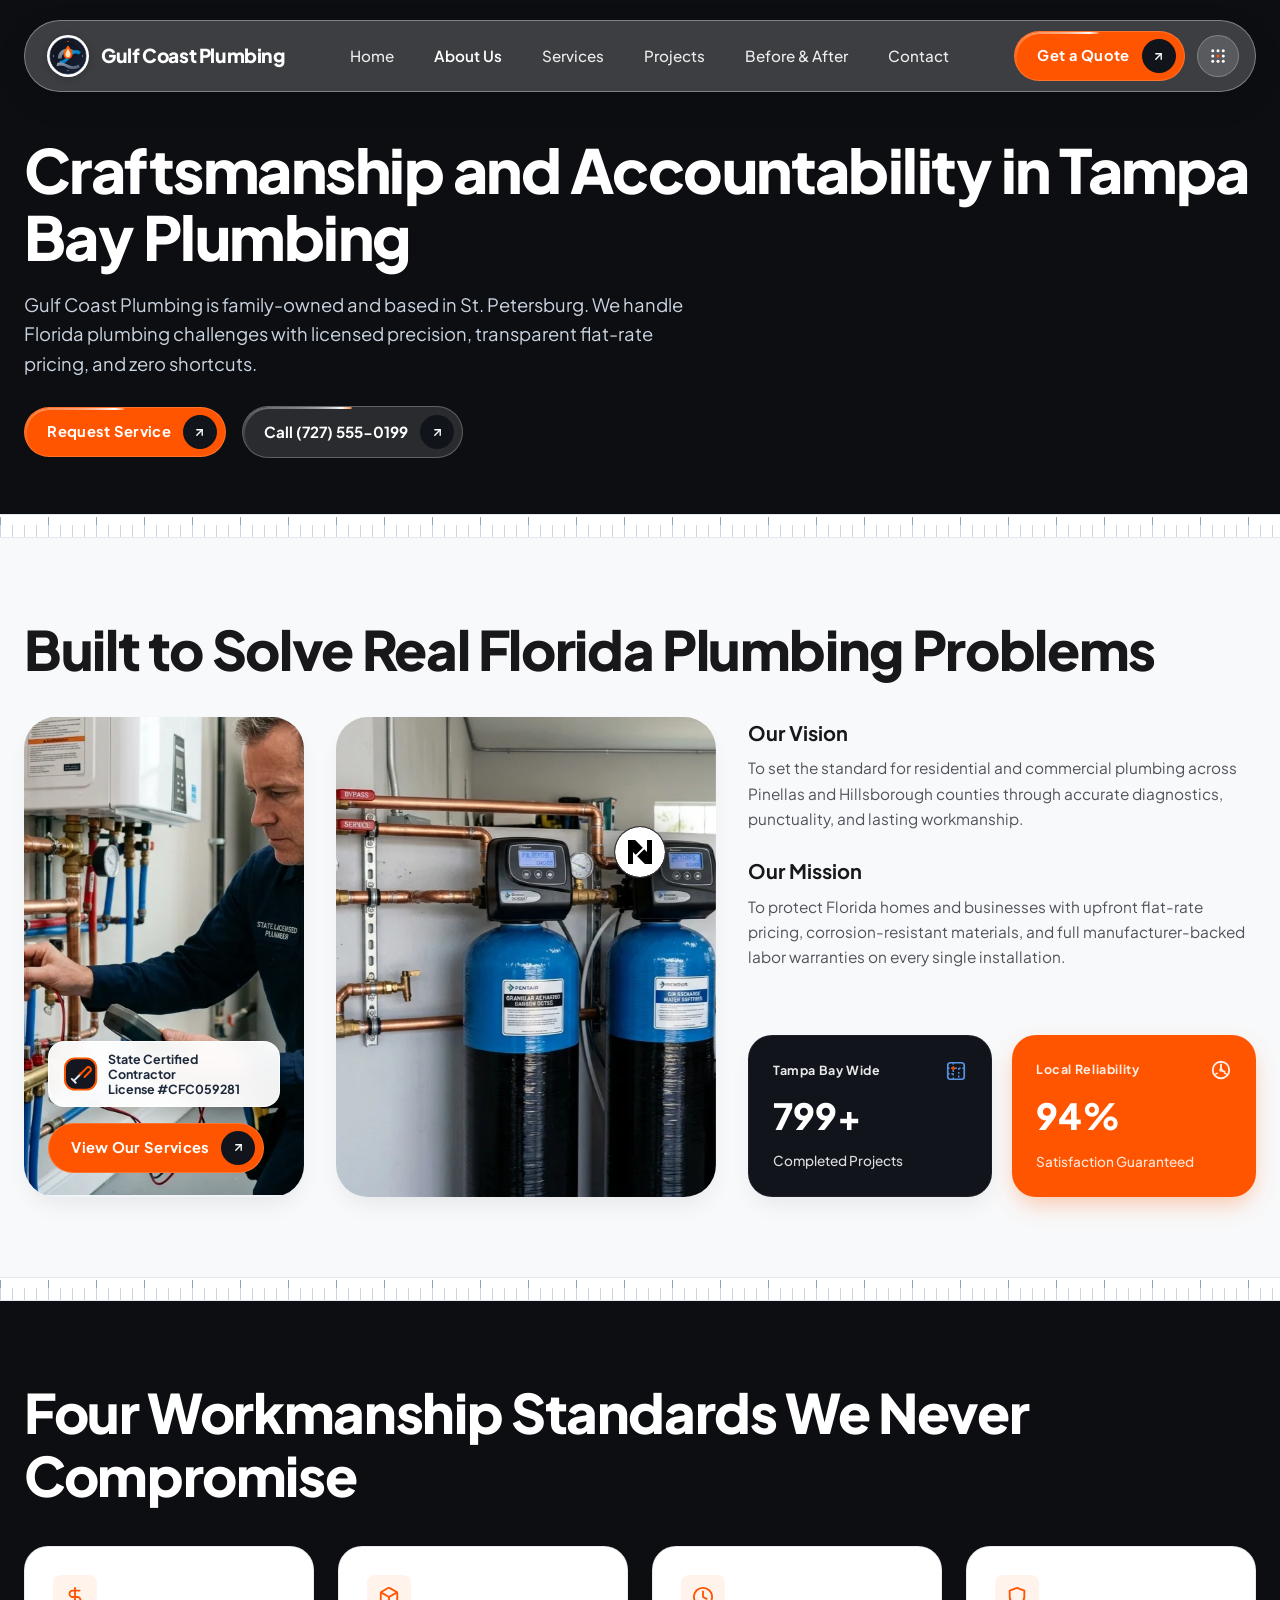
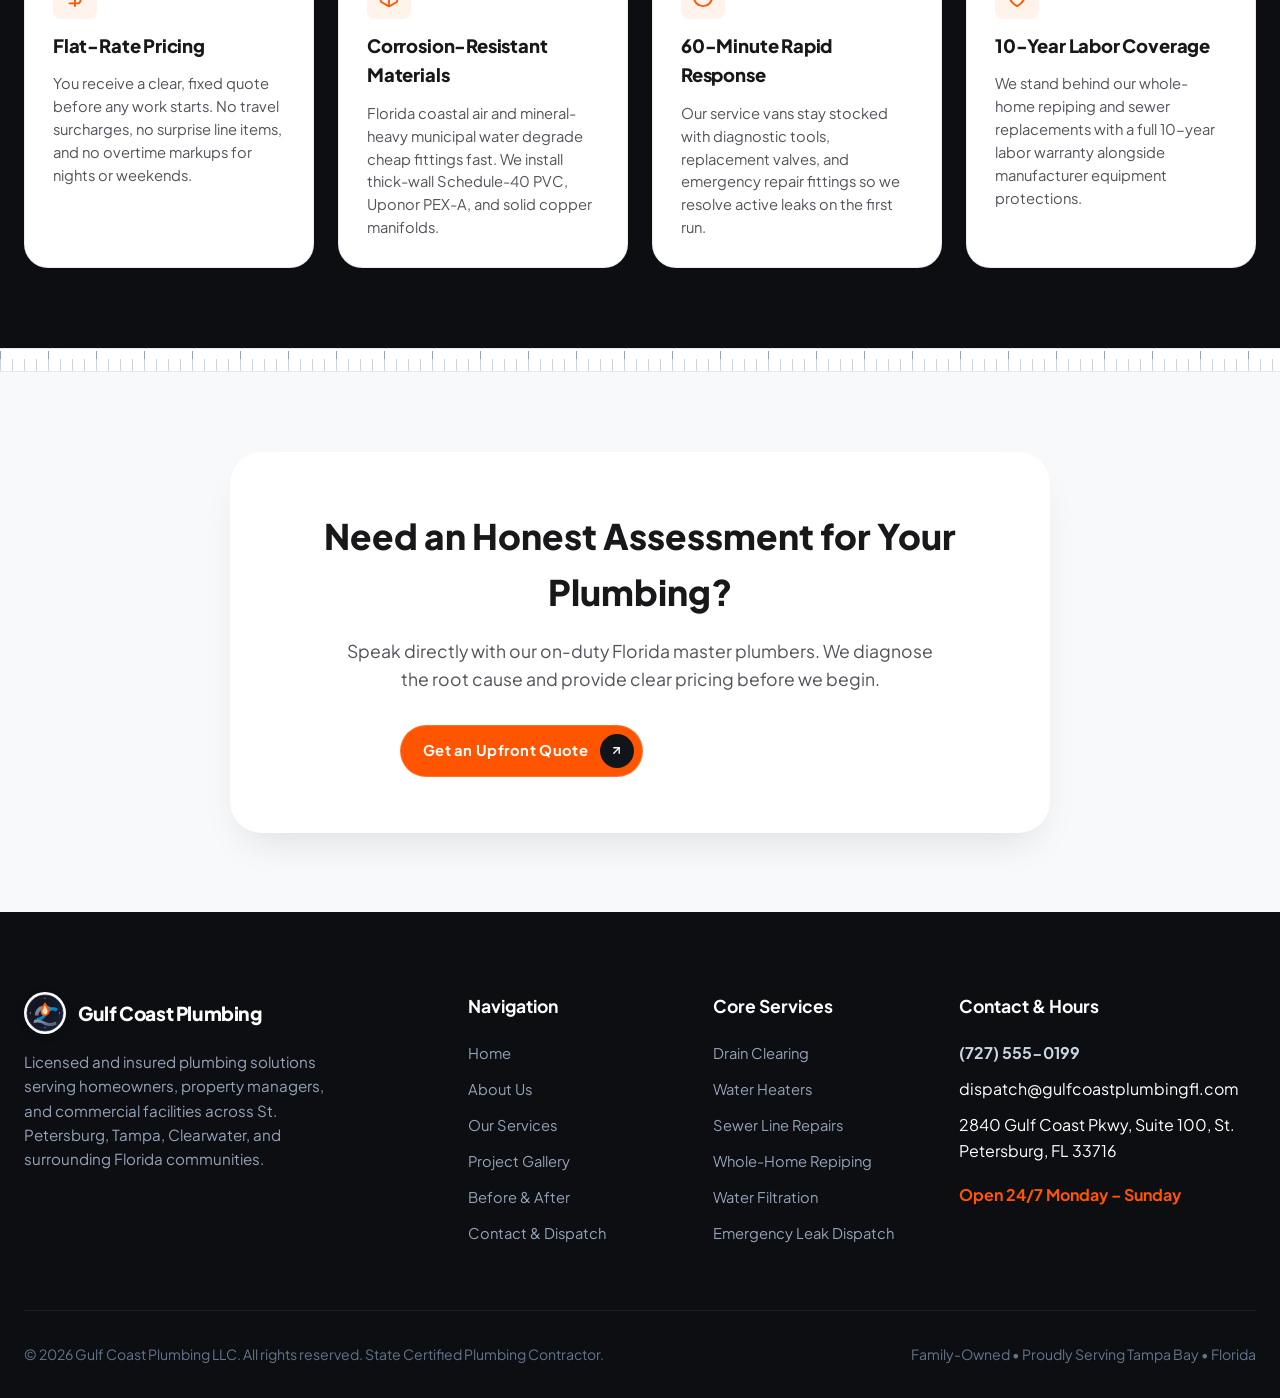
<file: about.html>
<!DOCTYPE html>
<html lang="en">
<head>
  <meta charset="UTF-8">
  <meta name="viewport" content="width=device-width, initial-scale=1.0">
  <title>About Us | Gulf Coast Plumbing LLC | Tampa Bay</title>
  <meta name="description" content="Learn about Gulf Coast Plumbing LLC. Family-owned, Florida-licensed plumbing specialists serving St. Petersburg, Tampa, and Clearwater with upfront flat-rate pricing.">
  
  <!-- Favicon -->
  <link rel="icon" type="image/png" href="assets/images/logo_square.svg">
  
  <!-- Google Fonts: Plus Jakarta Sans -->
  <link rel="preconnect" href="https://fonts.googleapis.com">
  <link rel="preconnect" href="https://fonts.gstatic.com" crossorigin>
  <link href="https://fonts.googleapis.com/css2?family=Plus+Jakarta+Sans:wght@400;500;600;700;800&display=swap" rel="stylesheet">
  
  <!-- Stylesheet -->
  <link rel="stylesheet" href="styles.css">
</head>
<body>

  <!-- =========================================================================
       1. FLOATING GLASSMORPHISM PILL NAVBAR
       ========================================================================= -->
  <header class="header-glass" id="main-header">
    <div class="header-glass-inner">
      <!-- Brand Logo -->
      <a href="index.html" class="brand-link" aria-label="Gulf Coast Plumbing Home">
        <img src="assets/images/logo.svg" alt="Gulf Coast Plumbing Logo" class="brand-logo-img">
        <span class="brand-title">Gulf Coast Plumbing</span>
      </a>

      <!-- Desktop Nav Links -->
      <nav aria-label="Primary Navigation">
        <ul class="nav-links">
          <li class="nav-item"><a href="index.html">Home</a></li>
          <li class="nav-item active"><a href="about.html">About Us</a></li>
          <li class="nav-item"><a href="services.html">Services</a></li>
          <li class="nav-item"><a href="projects.html">Projects</a></li>
          <li class="nav-item"><a href="transformations.html">Before &amp; After</a></li>
          <li class="nav-item"><a href="contact.html">Contact</a></li>
        </ul>
      </nav>

      <!-- Action Controls -->
      <div class="nav-actions">
        <!-- CTA Pill Button with Silk Halo and Craftsman Arrow -->
        <a href="contact.html" class="btn-pill-cta" data-open-modal="quote">
          <span class="btn-silk-halo" aria-hidden="true"><span class="btn-silk-beam"></span></span>
          <span class="btn-text">Get a Quote</span>
          <span class="btn-arrow-circle" aria-hidden="true">
            <svg class="icon-arrow-craftsman" width="13" height="13" viewBox="0 0 24 24" fill="none" stroke="currentColor" stroke-width="2.5" stroke-linecap="round" stroke-linejoin="round">
              <line x1="7" y1="17" x2="17" y2="7"></line>
              <polyline points="7 7 17 7 17 17"></polyline>
            </svg>
          </span>
        </a>

        <!-- 9-Dot Terminal Matrix Button -->
        <button class="btn-icon-round" id="btn-grid-drawer" aria-label="Quick contact menu">
          <svg class="icon-terminal-matrix" width="18" height="18" viewBox="0 0 24 24" fill="none" aria-hidden="true">
            <circle cx="5" cy="5" r="2" fill="currentColor"></circle>
            <circle cx="12" cy="5" r="2" fill="currentColor"></circle>
            <circle cx="19" cy="5" r="2" fill="currentColor"></circle>
            <circle cx="5" cy="12" r="2" fill="currentColor"></circle>
            <circle cx="12" cy="12" r="2" fill="#ff5500"></circle>
            <circle cx="19" cy="12" r="2" fill="currentColor"></circle>
            <circle cx="5" cy="19" r="2" fill="currentColor"></circle>
            <circle cx="12" cy="19" r="2" fill="currentColor"></circle>
            <circle cx="19" cy="19" r="2" fill="currentColor"></circle>
          </svg>
        </button>

        <!-- Mobile Nav Toggle -->
        <button class="mobile-nav-toggle" id="mobile-nav-toggle" aria-label="Open mobile menu">
          <svg class="icon-menu-craftsman" width="22" height="22" viewBox="0 0 24 24" fill="none" stroke="currentColor" stroke-width="2.2" stroke-linecap="round" aria-hidden="true">
            <line x1="3" y1="7" x2="21" y2="7"></line>
            <line x1="3" y1="12" x2="17" y2="12" stroke="#ff5500"></line>
            <line x1="3" y1="17" x2="21" y2="17"></line>
          </svg>
        </button>
      </div>
    </div>
  </header>

  <main>
    <!-- =========================================================================
         2. SUBPAGE HERO SECTION
         ========================================================================= -->
    <section class="subpage-hero" id="about-hero">
      <div class="container subpage-hero-content">
        <h1 class="subpage-hero-title reveal-generic">Craftsmanship and Accountability in Tampa Bay Plumbing</h1>
        <p class="subpage-hero-desc reveal-generic stagger-1">
          Gulf Coast Plumbing is family-owned and based in St. Petersburg. We handle Florida plumbing challenges with licensed precision, transparent flat-rate pricing, and zero shortcuts.
        </p>
        <div class="subpage-hero-actions reveal-generic stagger-2">
          <a href="contact.html" class="btn-pill-cta" data-open-modal="quote">
            <span class="btn-silk-halo" aria-hidden="true"><span class="btn-silk-beam"></span></span>
            <span class="btn-text">Request Service</span>
            <span class="btn-arrow-circle" aria-hidden="true">
              <svg class="icon-arrow-craftsman" width="13" height="13" viewBox="0 0 24 24" fill="none" stroke="currentColor" stroke-width="2.5" stroke-linecap="round" stroke-linejoin="round">
                <line x1="7" y1="17" x2="17" y2="7"></line>
                <polyline points="7 7 17 7 17 17"></polyline>
              </svg>
            </span>
          </a>
          <a href="tel:7275550199" class="btn-pill-translucent">
            <span class="btn-silk-halo" aria-hidden="true"><span class="btn-silk-beam"></span></span>
            <span class="btn-text">Call (727) 555-0199</span>
            <span class="btn-arrow-circle" aria-hidden="true">
              <svg class="icon-arrow-craftsman" width="13" height="13" viewBox="0 0 24 24" fill="none" stroke="currentColor" stroke-width="2.5" stroke-linecap="round" stroke-linejoin="round">
                <line x1="7" y1="17" x2="17" y2="7"></line>
                <polyline points="7 7 17 7 17 17"></polyline>
              </svg>
            </span>
          </a>
        </div>
      </div>
    </section>

    <!-- Ruler Divider -->
    <div class="ruler-divider reveal-generic" aria-hidden="true"></div>

    <!-- =========================================================================
         3. OUR STORY & ROOTS IN FLORIDA
         ========================================================================= -->
    <section class="page-section" id="story">
      <div class="container">
        <div class="section-header-clean reveal-generic">
          <h2 class="section-headline">Built to Solve Real Florida Plumbing Problems</h2>
        </div>

        <div class="who-we-are-grid" style="margin-top: 2rem;">
          <!-- Left Column: Featured Craftsman Card -->
          <div class="card-tall reveal-jiggle">
            <img src="assets/optimized/hero_slide1.webp" alt="Master plumbers on active site" class="card-tall-bg" data-parallax-img="true" data-parallax-speed="0.08">
            <div class="card-tall-content">
              <div class="badge-3d-cone reveal-pop stagger-2">
                <svg class="badge-3d-cone-icon" width="36" height="36" viewBox="0 0 36 36" fill="none" aria-hidden="true">
                  <rect x="2" y="2" width="32" height="32" rx="10" fill="#14171f" stroke="#ff5500" stroke-width="2"/>
                  <path d="M11 25l6-6M9 23l4 4" stroke="#e2e8f0" stroke-width="2" stroke-linecap="round"/>
                  <path d="M18.5 17.5L24.5 11.5c1.1-1.1 2.6-.5 3.3.2.7.7 1.3 2.2.2 3.3l-6 6" stroke="#ff5500" stroke-width="2" stroke-linecap="round"/>
                  <circle cx="18" cy="18" r="1.5" fill="#ff5500"/>
                </svg>
                <span class="badge-3d-cone-text">State Certified Contractor<br>License #CFC059281</span>
              </div>
              <a href="services.html" class="btn-pill-cta">
                <span class="btn-silk-halo" aria-hidden="true"><span class="btn-silk-beam"></span></span>
                <span class="btn-text">View Our Services</span>
                <span class="btn-arrow-circle" aria-hidden="true">
                  <svg class="icon-arrow-craftsman" width="13" height="13" viewBox="0 0 24 24" fill="none" stroke="currentColor" stroke-width="2.5" stroke-linecap="round" stroke-linejoin="round">
                    <line x1="7" y1="17" x2="17" y2="7"></line>
                    <polyline points="7 7 17 7 17 17"></polyline>
                  </svg>
                </span>
              </a>
            </div>
          </div>

          <!-- Center Column: Technical Installation Feature -->
          <div class="card-center-featured reveal-jiggle stagger-1">
            <img src="assets/optimized/work_filtration.webp" alt="Dual water treatment installation" data-parallax-img="true" data-parallax-speed="0.07">
          </div>

          <!-- Right Column: Vision, Mission & Values -->
          <div class="who-content-col">
            <div class="vision-mission-block reveal-generic stagger-1">
              <div class="vm-item">
                <h3>Our Vision</h3>
                <p>
                  To set the standard for residential and commercial plumbing across Pinellas and Hillsborough counties through accurate diagnostics, punctuality, and lasting workmanship.
                </p>
              </div>
              <div class="vm-item">
                <h3>Our Mission</h3>
                <p>
                  To protect Florida homes and businesses with upfront flat-rate pricing, corrosion-resistant materials, and full manufacturer-backed labor warranties on every single installation.
                </p>
              </div>
            </div>

            <!-- Metric Cards with Animated Counters -->
            <div class="stat-cards-row">
              <div class="stat-card-dark reveal-jiggle stagger-2">
                <div class="stat-card-header">
                  <span>Tampa Bay Wide</span>
                  <svg width="22" height="22" viewBox="0 0 24 24" fill="none" aria-hidden="true">
                    <rect x="3" y="3" width="18" height="18" rx="3" stroke="#60a5fa" stroke-width="1.8"/>
                    <path d="M3 9h18M9 3v18M3 15h6M15 9v12" stroke="#60a5fa" stroke-width="1.5" stroke-dasharray="2 2"/>
                    <circle cx="9" cy="9" r="2" fill="#ff5500"/>
                  </svg>
                </div>
                <div class="stat-card-number" data-counter-target="850" data-counter-suffix="+">850+</div>
                <div class="stat-card-footer">Completed Projects</div>
              </div>

              <div class="stat-card-orange reveal-jiggle stagger-3">
                <div class="stat-card-header">
                  <span>Local Reliability</span>
                  <svg width="22" height="22" viewBox="0 0 24 24" fill="none" aria-hidden="true">
                    <circle cx="12" cy="12" r="9" stroke="#ffffff" stroke-width="2"/>
                    <path d="M12 6v6l4 2" stroke="#ffffff" stroke-width="2" stroke-linecap="round"/>
                    <circle cx="12" cy="12" r="2" fill="#ffffff"/>
                    <path d="M6 16.5l2-1M18 16.5l-2-1" stroke="#ffffff" stroke-width="1.5" stroke-linecap="round"/>
                  </svg>
                </div>
                <div class="stat-card-number" data-counter-target="100" data-counter-suffix="%">100%</div>
                <div class="stat-card-footer">Satisfaction Guaranteed</div>
              </div>
            </div>
          </div>
        </div>
      </div>
    </section>

    <!-- Ruler Divider -->
    <div class="ruler-divider reveal-generic" aria-hidden="true"></div>

    <!-- =========================================================================
         4. FOUR WORKMANSHIP STANDARDS
         ========================================================================= -->
    <section class="page-section-dark" id="standards">
      <div class="container">
        <div class="section-header-clean reveal-generic">
          <h2 class="section-headline light">Four Workmanship Standards We Never Compromise</h2>
        </div>

        <div class="standards-grid">
          <div class="standard-card reveal-jiggle stagger-1">
            <div class="standard-card-icon">
              <svg width="22" height="22" viewBox="0 0 24 24" fill="none" stroke="currentColor" stroke-width="2" stroke-linecap="round" stroke-linejoin="round" aria-hidden="true">
                <path d="M12 2v20M17 5H9.5a3.5 3.5 0 0 0 0 7h5a3.5 3.5 0 0 1 0 7H6"/>
              </svg>
            </div>
            <h3 class="standard-card-title">Flat-Rate Pricing</h3>
            <p class="standard-card-desc">
              You receive a clear, fixed quote before any work starts. No travel surcharges, no surprise line items, and no overtime markups for nights or weekends.
            </p>
          </div>

          <div class="standard-card reveal-jiggle stagger-2">
            <div class="standard-card-icon">
              <svg width="22" height="22" viewBox="0 0 24 24" fill="none" stroke="currentColor" stroke-width="2" stroke-linecap="round" stroke-linejoin="round" aria-hidden="true">
                <path d="M21 16V8a2 2 0 0 0-1-1.73l-7-4a2 2 0 0 0-2 0l-7 4A2 2 0 0 0 3 8v8a2 2 0 0 0 1 1.73l7 4a2 2 0 0 0 2 0l7-4A2 2 0 0 0 21 16z"/>
                <polyline points="3.27 6.96 12 12.01 20.73 6.96"/>
                <line x1="12" y1="22.08" x2="12" y2="12"/>
              </svg>
            </div>
            <h3 class="standard-card-title">Corrosion-Resistant Materials</h3>
            <p class="standard-card-desc">
              Florida coastal air and mineral-heavy municipal water degrade cheap fittings fast. We install thick-wall Schedule-40 PVC, Uponor PEX-A, and solid copper manifolds.
            </p>
          </div>

          <div class="standard-card reveal-jiggle stagger-3">
            <div class="standard-card-icon">
              <svg width="22" height="22" viewBox="0 0 24 24" fill="none" stroke="currentColor" stroke-width="2" stroke-linecap="round" stroke-linejoin="round" aria-hidden="true">
                <circle cx="12" cy="12" r="10"/>
                <polyline points="12 6 12 12 16 14"/>
              </svg>
            </div>
            <h3 class="standard-card-title">60-Minute Rapid Response</h3>
            <p class="standard-card-desc">
              Our service vans stay stocked with diagnostic tools, replacement valves, and emergency repair fittings so we resolve active leaks on the first run.
            </p>
          </div>

          <div class="standard-card reveal-jiggle stagger-4">
            <div class="standard-card-icon">
              <svg width="22" height="22" viewBox="0 0 24 24" fill="none" stroke="currentColor" stroke-width="2" stroke-linecap="round" stroke-linejoin="round" aria-hidden="true">
                <path d="M12 22s8-4 8-10V5l-8-3-8 3v7c0 6 8 10 8 10z"/>
              </svg>
            </div>
            <h3 class="standard-card-title">10-Year Labor Coverage</h3>
            <p class="standard-card-desc">
              We stand behind our whole-home repiping and sewer replacements with a full 10-year labor warranty alongside manufacturer equipment protections.
            </p>
          </div>
        </div>
      </div>
    </section>

    <!-- Ruler Divider -->
    <div class="ruler-divider reveal-generic" aria-hidden="true"></div>

    <!-- =========================================================================
         5. READY TO WORK WITH US CTA
         ========================================================================= -->
    <section class="page-section" id="about-cta">
      <div class="container">
        <div class="quote-card reveal-jiggle" style="text-align: center; display: block; max-width: 820px; margin: 0 auto;">
          <h2 style="font-size: 2.2rem; font-weight: 800; margin-bottom: 1rem; color: var(--text-primary);">Need an Honest Assessment for Your Plumbing?</h2>
          <p style="font-size: 1.1rem; color: var(--text-secondary); max-width: 600px; margin: 0 auto 2rem auto; line-height: 1.6;">
            Speak directly with our on-duty Florida master plumbers. We diagnose the root cause and provide clear pricing before we begin.
          </p>
          <div style="display: flex; justify-content: center; flex-wrap: wrap; gap: 1rem;">
            <a href="contact.html" class="btn-pill-cta" data-open-modal="quote">
              <span class="btn-silk-halo" aria-hidden="true"><span class="btn-silk-beam"></span></span>
              <span class="btn-text">Get an Upfront Quote</span>
              <span class="btn-arrow-circle" aria-hidden="true">
                <svg class="icon-arrow-craftsman" width="13" height="13" viewBox="0 0 24 24" fill="none" stroke="currentColor" stroke-width="2.5" stroke-linecap="round" stroke-linejoin="round">
                  <line x1="7" y1="17" x2="17" y2="7"></line>
                  <polyline points="7 7 17 7 17 17"></polyline>
                </svg>
              </span>
            </a>
            <a href="tel:7275550199" class="btn-pill-translucent" style="border: 1px solid var(--border-light); background: #ffffff; color: var(--text-primary);">
              <span class="btn-silk-halo" aria-hidden="true"><span class="btn-silk-beam"></span></span>
              <span class="btn-text">Call (727) 555-0199</span>
              <span class="btn-arrow-circle" aria-hidden="true">
                <svg class="icon-arrow-craftsman" width="13" height="13" viewBox="0 0 24 24" fill="none" stroke="currentColor" stroke-width="2.5" stroke-linecap="round" stroke-linejoin="round">
                  <line x1="7" y1="17" x2="17" y2="7"></line>
                  <polyline points="7 7 17 7 17 17"></polyline>
                </svg>
              </span>
            </a>
          </div>
        </div>
      </div>
    </section>
  </main>

  <!-- =========================================================================
       6. OBSIDIAN DARK FOOTER
       ========================================================================= -->
  <footer class="footer-main">
    <div class="container">
      <div class="footer-grid">
        <!-- Brand Info -->
        <div class="footer-brand reveal-generic stagger-1">
          <a href="index.html" class="brand-link">
            <img src="assets/images/logo.svg" alt="Gulf Coast Plumbing Logo" class="brand-logo-img">
            <span class="brand-title">Gulf Coast Plumbing</span>
          </a>
          <p>
            Licensed and insured plumbing solutions serving homeowners, property managers, and commercial facilities across St. Petersburg, Tampa, Clearwater, and surrounding Florida communities.
          </p>
        </div>

        <!-- Quick Links -->
        <div class="footer-col reveal-generic stagger-2">
          <h4>Navigation</h4>
          <ul>
            <li><a href="index.html">Home</a></li>
            <li><a href="about.html">About Us</a></li>
            <li><a href="services.html">Our Services</a></li>
            <li><a href="projects.html">Project Gallery</a></li>
            <li><a href="transformations.html">Before &amp; After</a></li>
            <li><a href="contact.html">Contact &amp; Dispatch</a></li>
          </ul>
        </div>

        <!-- Core Services -->
        <div class="footer-col reveal-generic stagger-3">
          <h4>Core Services</h4>
          <ul>
            <li><a href="services.html">Drain Clearing</a></li>
            <li><a href="services.html">Water Heaters</a></li>
            <li><a href="services.html">Sewer Line Repairs</a></li>
            <li><a href="services.html">Whole-Home Repiping</a></li>
            <li><a href="services.html">Water Filtration</a></li>
            <li><a href="services.html">Emergency Leak Dispatch</a></li>
          </ul>
        </div>

        <!-- Contact & Hours -->
        <div class="footer-col reveal-generic stagger-4">
          <h4>Contact &amp; Hours</h4>
          <ul>
            <li style="color: #cbd5e1; font-weight: 700;">(727) 555-0199</li>
            <li>dispatch@gulfcoastplumbingfl.com</li>
            <li>2840 Gulf Coast Pkwy, Suite 100, St. Petersburg, FL 33716</li>
            <li style="color: var(--brand-orange); font-weight: 700; margin-top: 0.5rem;">Open 24/7 Monday &ndash; Sunday</li>
          </ul>
        </div>
      </div>

      <div class="footer-bottom reveal-generic stagger-5">
        <div>&copy; 2026 Gulf Coast Plumbing LLC. All rights reserved. State Certified Plumbing Contractor.</div>
        <div>Family-Owned &bull; Proudly Serving Tampa Bay &bull; Florida</div>
      </div>
    </div>
  </footer>

  <!-- =========================================================================
       7. UNIFIED DISPATCH & SERVICE PANEL
       ========================================================================= -->
  <div class="drawer-backdrop" id="drawer-backdrop" aria-hidden="true"></div>

  <aside class="quick-drawer unified-dispatch-panel" id="quick-drawer" aria-label="Dispatch and quote panel" aria-hidden="true" role="dialog">
    <div class="drawer-header-bar drawer-stagger-1">
      <div class="drawer-brand-wrap">
        <img src="assets/images/logo_square.svg" alt="Gulf Coast Plumbing Logo" class="drawer-brand-logo">
        <div class="drawer-brand-text">
          <span class="drawer-brand-name">Gulf Coast Plumbing</span>
          <span class="drawer-status-chip">On-call master plumbers</span>
        </div>
      </div>
      <button id="btn-close-drawer" class="btn-icon-round btn-drawer-close" data-close-modal aria-label="Close panel">
        <svg width="18" height="18" viewBox="0 0 24 24" fill="none" stroke="currentColor" stroke-width="2.5" stroke-linecap="round" stroke-linejoin="round" aria-hidden="true">
          <line x1="18" y1="6" x2="6" y2="18"></line>
          <line x1="6" y1="6" x2="18" y2="18"></line>
        </svg>
      </button>
    </div>

    <div class="drawer-tabs-wrapper drawer-stagger-2">
      <div class="drawer-tabs-track" id="drawer-tabs-track" role="tablist" aria-label="Panel tabs" data-active-tab="dispatch">
        <span class="drawer-tab-pill-indicator" id="tab-pill-indicator" aria-hidden="true"></span>
        <button type="button" class="drawer-tab-btn active" id="tab-btn-dispatch" data-drawer-tab="dispatch" role="tab" aria-selected="true" aria-controls="drawer-view-dispatch">
          Emergency dispatch
        </button>
        <button type="button" class="drawer-tab-btn" id="tab-btn-quote" data-drawer-tab="quote" role="tab" aria-selected="false" aria-controls="drawer-view-quote">
          Request a quote
        </button>
      </div>
    </div>

    <div class="drawer-content-scroll">
      <section class="drawer-view active drawer-stagger-3" id="drawer-view-dispatch" role="tabpanel" aria-labelledby="tab-btn-dispatch">
        <div class="drawer-dispatch-alert">
          <div class="dispatch-alert-badge">Active 24/7 dispatch</div>
          <p class="dispatch-alert-text">
            Direct line to master plumbers in St. Petersburg and Tampa. Emergency trucks fully stocked.
          </p>
        </div>

        <div class="drawer-hotline-card">
          <div class="hotline-card-label">Direct dispatch hotline</div>
          <a href="tel:7275550199" class="hotline-card-number" aria-label="Call direct dispatch hotline at 727 365 7882">
            <span>(727) 555-0199</span>
            <span class="hotline-card-icon" aria-hidden="true">
              <svg width="18" height="18" viewBox="0 0 24 24" fill="none" stroke="currentColor" stroke-width="2.5" stroke-linecap="round" stroke-linejoin="round">
                <line x1="7" y1="17" x2="17" y2="7"></line>
                <polyline points="7 7 17 7 17 17"></polyline>
              </svg>
            </span>
          </a>
        </div>
      </section>

      <section class="drawer-view drawer-stagger-3" id="drawer-view-quote" role="tabpanel" aria-labelledby="tab-btn-quote" hidden>
        <div class="calculator-card">
          <form class="calculator-form" id="quick-quote-form" data-quote-form>
            <div class="calc-field-group">
              <label for="drawer-name" class="calc-label">Your Name</label>
              <input type="text" id="drawer-name" name="name" class="form-input" placeholder="Full name" required>
            </div>
            <div class="calc-field-group">
              <label for="drawer-phone" class="calc-label">Phone Number</label>
              <input type="tel" id="drawer-phone" name="phone" class="form-input" placeholder="(727) 000-0000" required>
            </div>
            <div class="calc-field-group">
              <label for="drawer-service" class="calc-label">Service Needed</label>
              <select id="drawer-service" name="service" class="form-select" required>
                <option value="">Select a service</option>
                <option value="Drain & Blockage Clearing">Drain &amp; Blockage Clearing</option>
                <option value="Water Heater Repair or Replacement">Water Heater Repair or Replacement</option>
                <option value="Sewer Line Repair & Replacement">Sewer Line Repair &amp; Replacement</option>
                <option value="Whole-Home Repiping">Whole-Home Repiping</option>
                <option value="Water Filtration & Softeners">Water Filtration &amp; Softeners</option>
                <option value="Emergency Leak Detection">Emergency Leak Detection</option>
              </select>
            </div>
            <button type="submit" class="btn-pill-cta" style="width: 100%; justify-content: center; margin-top: 1rem;">
              <span class="btn-silk-halo" aria-hidden="true"><span class="btn-silk-beam"></span></span>
              <span class="btn-text">Submit Request</span>
              <span class="btn-arrow-circle" aria-hidden="true">
                <svg class="icon-arrow-craftsman" width="13" height="13" viewBox="0 0 24 24" fill="none" stroke="currentColor" stroke-width="2.5" stroke-linecap="round" stroke-linejoin="round">
                  <line x1="7" y1="17" x2="17" y2="7"></line>
                  <polyline points="7 7 17 7 17 17"></polyline>
                </svg>
              </span>
            </button>
          </form>
        </div>
      </section>
    </div>
  </aside>

  <!-- =========================================================================
       8. MOBILE NAVIGATION DRAWER
       ========================================================================= -->
  <aside class="quick-drawer mobile-nav-panel" id="mobile-nav-drawer" aria-label="Mobile Navigation" aria-hidden="true" role="dialog">
    <div>
      <div class="mobile-nav-header">
        <a href="index.html" class="brand-link" aria-label="Gulf Coast Plumbing Home">
          <img src="assets/images/logo.svg" alt="Logo" class="brand-logo-img">
          <div>
            <span class="brand-title">Gulf Coast Plumbing</span>
            <div style="font-size: 0.72rem; color: #94a3b8; font-weight: 600;">St. Petersburg &bull; Tampa Bay</div>
          </div>
        </a>
        <button id="btn-close-mobile-nav" class="btn-icon-round btn-drawer-close" aria-label="Close menu">
          <svg width="18" height="18" viewBox="0 0 24 24" fill="none" stroke="currentColor" stroke-width="2.5" stroke-linecap="round" stroke-linejoin="round" aria-hidden="true">
            <line x1="18" y1="6" x2="6" y2="18"></line>
            <line x1="6" y1="6" x2="18" y2="18"></line>
          </svg>
        </button>
      </div>

      <nav class="mobile-nav-links" aria-label="Mobile Primary Navigation">
        <a href="index.html" class="mobile-nav-link">
          <span>Home</span>
          <span class="mobile-nav-arrow" aria-hidden="true">
            <svg class="icon-arrow-craftsman" width="11" height="11" viewBox="0 0 24 24" fill="none" stroke="currentColor" stroke-width="2.5" stroke-linecap="round" stroke-linejoin="round">
              <line x1="7" y1="17" x2="17" y2="7"></line>
              <polyline points="7 7 17 7 17 17"></polyline>
            </svg>
          </span>
        </a>
        <a href="about.html" class="mobile-nav-link active">
          <span>About Us</span>
          <span class="mobile-nav-arrow" aria-hidden="true">
            <svg class="icon-arrow-craftsman" width="11" height="11" viewBox="0 0 24 24" fill="none" stroke="currentColor" stroke-width="2.5" stroke-linecap="round" stroke-linejoin="round">
              <line x1="7" y1="17" x2="17" y2="7"></line>
              <polyline points="7 7 17 7 17 17"></polyline>
            </svg>
          </span>
        </a>
        <a href="services.html" class="mobile-nav-link">
          <span>Services</span>
          <span class="mobile-nav-arrow" aria-hidden="true">
            <svg class="icon-arrow-craftsman" width="11" height="11" viewBox="0 0 24 24" fill="none" stroke="currentColor" stroke-width="2.5" stroke-linecap="round" stroke-linejoin="round">
              <line x1="7" y1="17" x2="17" y2="7"></line>
              <polyline points="7 7 17 7 17 17"></polyline>
            </svg>
          </span>
        </a>
        <a href="projects.html" class="mobile-nav-link">
          <span>Projects</span>
          <span class="mobile-nav-arrow" aria-hidden="true">
            <svg class="icon-arrow-craftsman" width="11" height="11" viewBox="0 0 24 24" fill="none" stroke="currentColor" stroke-width="2.5" stroke-linecap="round" stroke-linejoin="round">
              <line x1="7" y1="17" x2="17" y2="7"></line>
              <polyline points="7 7 17 7 17 17"></polyline>
            </svg>
          </span>
        </a>
        <a href="transformations.html" class="mobile-nav-link">
          <span>Before &amp; After</span>
          <span class="mobile-nav-arrow" aria-hidden="true">
            <svg class="icon-arrow-craftsman" width="11" height="11" viewBox="0 0 24 24" fill="none" stroke="currentColor" stroke-width="2.5" stroke-linecap="round" stroke-linejoin="round">
              <line x1="7" y1="17" x2="17" y2="7"></line>
              <polyline points="7 7 17 7 17 17"></polyline>
            </svg>
          </span>
        </a>
        <a href="contact.html" class="mobile-nav-link">
          <span>Contact</span>
          <span class="mobile-nav-arrow" aria-hidden="true">
            <svg class="icon-arrow-craftsman" width="11" height="11" viewBox="0 0 24 24" fill="none" stroke="currentColor" stroke-width="2.5" stroke-linecap="round" stroke-linejoin="round">
              <line x1="7" y1="17" x2="17" y2="7"></line>
              <polyline points="7 7 17 7 17 17"></polyline>
            </svg>
          </span>
        </a>
      </nav>
    </div>

    <div class="mobile-nav-footer">
      <div class="mobile-nav-hotline">
        <span class="mobile-nav-hotline-label">24/7 Master Plumber Dispatch</span>
        <a href="tel:7275550199" class="mobile-nav-hotline-phone">(727) 555-0199</a>
      </div>
      <a href="tel:7275550199" class="btn-pill-cta" style="width: 100%; justify-content: center;">
        <span class="btn-silk-halo" aria-hidden="true"><span class="btn-silk-beam"></span></span>
        <span class="btn-text">Call (727) 555-0199</span>
        <span class="btn-arrow-circle" aria-hidden="true">
          <svg class="icon-arrow-craftsman" width="13" height="13" viewBox="0 0 24 24" fill="none" stroke="currentColor" stroke-width="2.5" stroke-linecap="round" stroke-linejoin="round">
            <line x1="7" y1="17" x2="17" y2="7"></line>
            <polyline points="7 7 17 7 17 17"></polyline>
          </svg>
        </span>
      </a>
    </div>
  </aside>

  <!-- Script -->
  <script src="assets/js/anime.min.js"></script>
  <script src="app.js"></script>
  <script src="assets/js/nour-watermark.js" defer></script>
</body>
</html>
</file>
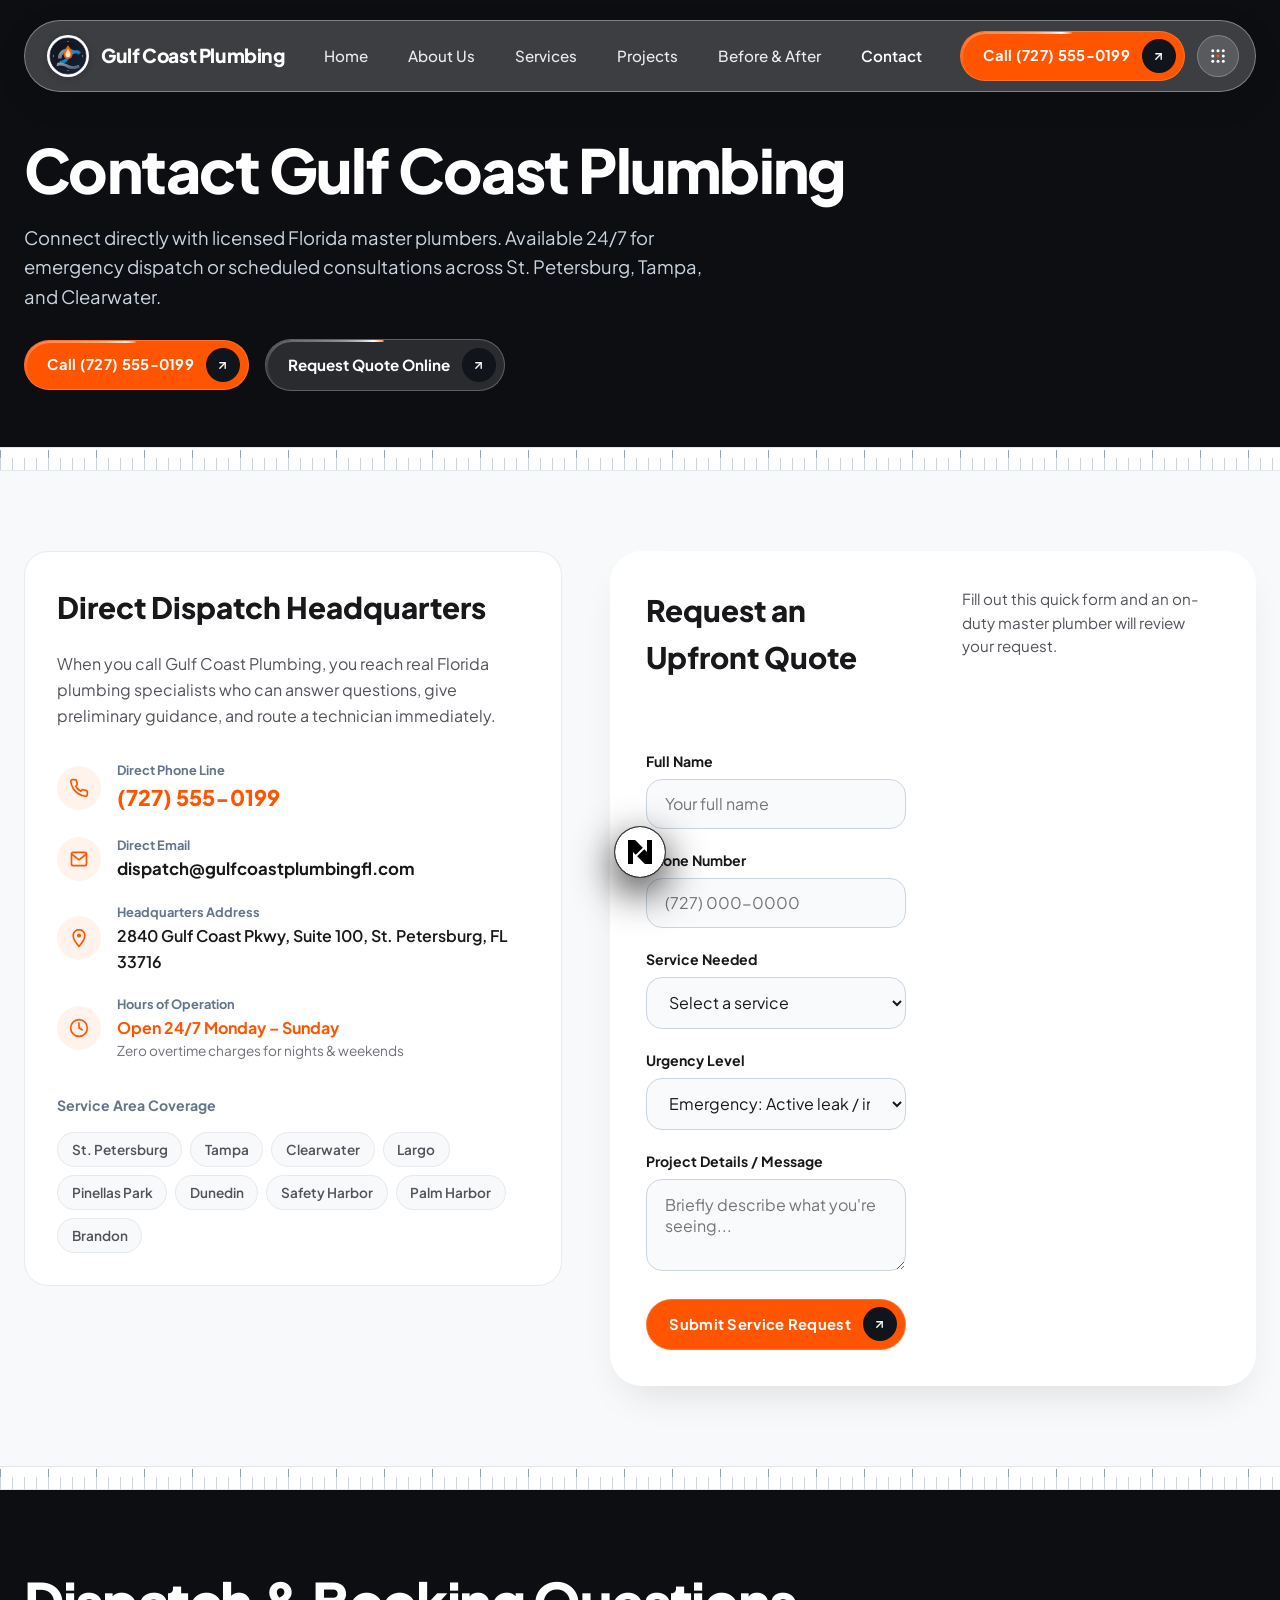
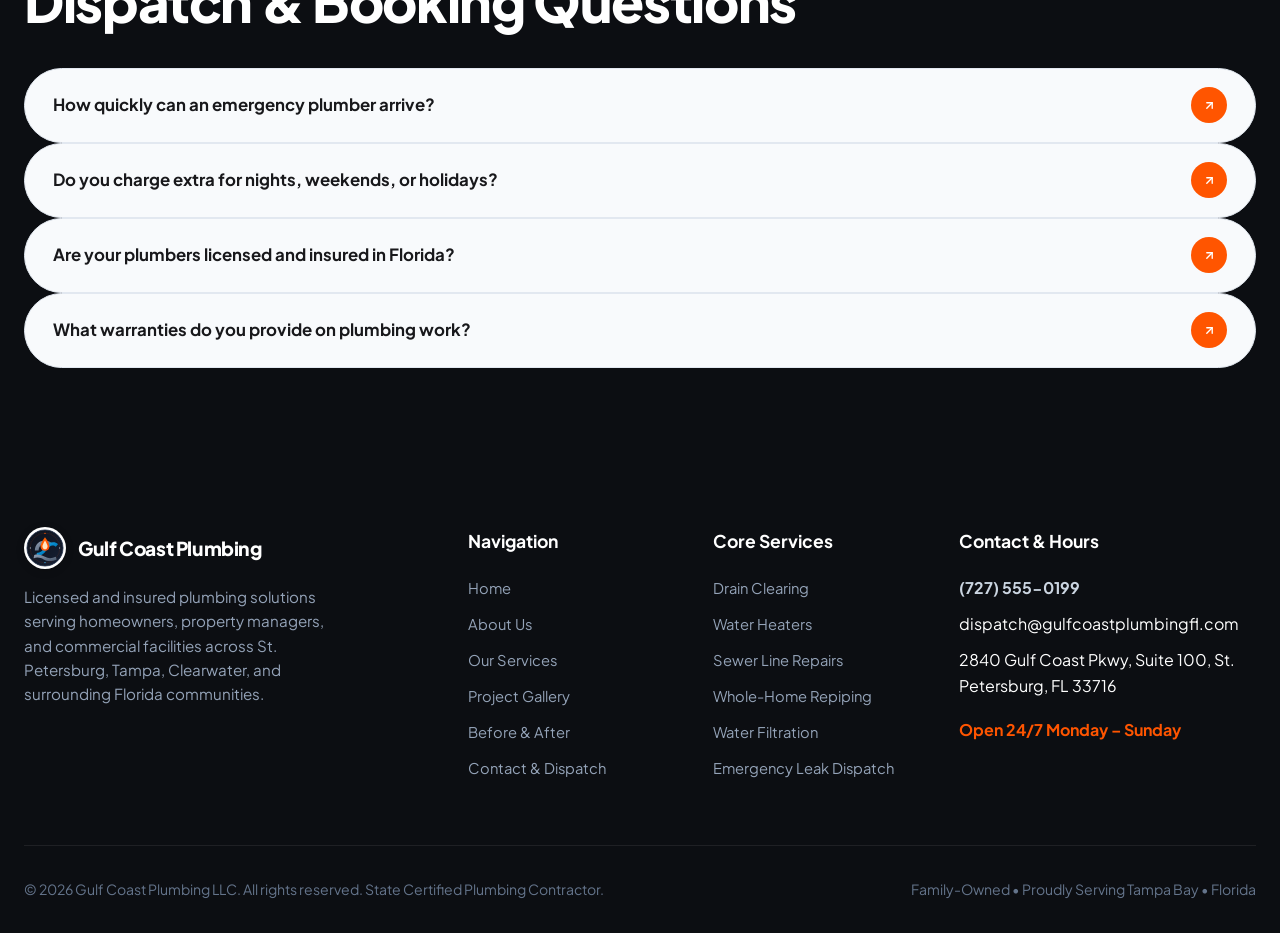
<file: contact.html>
<!DOCTYPE html>
<html lang="en">
<head>
  <meta charset="UTF-8">
  <meta name="viewport" content="width=device-width, initial-scale=1.0">
  <title>Contact &amp; Dispatch | Gulf Coast Plumbing LLC | Tampa Bay</title>
  <meta name="description" content="Contact Gulf Coast Plumbing in St. Petersburg and Tampa. 24/7 emergency dispatch, upfront quote requests, and direct phone line (727) 555-0199.">
  
  <!-- Favicon -->
  <link rel="icon" type="image/png" href="assets/images/logo_square.svg">
  
  <!-- Google Fonts: Plus Jakarta Sans -->
  <link rel="preconnect" href="https://fonts.googleapis.com">
  <link rel="preconnect" href="https://fonts.gstatic.com" crossorigin>
  <link href="https://fonts.googleapis.com/css2?family=Plus+Jakarta+Sans:wght@400;500;600;700;800&display=swap" rel="stylesheet">
  
  <!-- Stylesheet -->
  <link rel="stylesheet" href="styles.css">
</head>
<body>

  <!-- =========================================================================
       1. FLOATING GLASSMORPHISM PILL NAVBAR
       ========================================================================= -->
  <header class="header-glass" id="main-header">
    <div class="header-glass-inner">
      <!-- Brand Logo -->
      <a href="index.html" class="brand-link" aria-label="Gulf Coast Plumbing Home">
        <img src="assets/images/logo.svg" alt="Gulf Coast Plumbing Logo" class="brand-logo-img">
        <span class="brand-title">Gulf Coast Plumbing</span>
      </a>

      <!-- Desktop Nav Links -->
      <nav aria-label="Primary Navigation">
        <ul class="nav-links">
          <li class="nav-item"><a href="index.html">Home</a></li>
          <li class="nav-item"><a href="about.html">About Us</a></li>
          <li class="nav-item"><a href="services.html">Services</a></li>
          <li class="nav-item"><a href="projects.html">Projects</a></li>
          <li class="nav-item"><a href="transformations.html">Before &amp; After</a></li>
          <li class="nav-item active"><a href="contact.html">Contact</a></li>
        </ul>
      </nav>

      <!-- Action Controls -->
      <div class="nav-actions">
        <!-- CTA Pill Button with Silk Halo and Craftsman Arrow -->
        <a href="tel:7275550199" class="btn-pill-cta">
          <span class="btn-silk-halo" aria-hidden="true"><span class="btn-silk-beam"></span></span>
          <span class="btn-text">Call (727) 555-0199</span>
          <span class="btn-arrow-circle" aria-hidden="true">
            <svg class="icon-arrow-craftsman" width="13" height="13" viewBox="0 0 24 24" fill="none" stroke="currentColor" stroke-width="2.5" stroke-linecap="round" stroke-linejoin="round">
              <line x1="7" y1="17" x2="17" y2="7"></line>
              <polyline points="7 7 17 7 17 17"></polyline>
            </svg>
          </span>
        </a>

        <!-- 9-Dot Terminal Matrix Button -->
        <button class="btn-icon-round" id="btn-grid-drawer" aria-label="Quick contact menu">
          <svg class="icon-terminal-matrix" width="18" height="18" viewBox="0 0 24 24" fill="none" aria-hidden="true">
            <circle cx="5" cy="5" r="2" fill="currentColor"></circle>
            <circle cx="12" cy="5" r="2" fill="currentColor"></circle>
            <circle cx="19" cy="5" r="2" fill="currentColor"></circle>
            <circle cx="5" cy="12" r="2" fill="currentColor"></circle>
            <circle cx="12" cy="12" r="2" fill="#ff5500"></circle>
            <circle cx="19" cy="12" r="2" fill="currentColor"></circle>
            <circle cx="5" cy="19" r="2" fill="currentColor"></circle>
            <circle cx="12" cy="19" r="2" fill="currentColor"></circle>
            <circle cx="19" cy="19" r="2" fill="currentColor"></circle>
          </svg>
        </button>

        <!-- Mobile Nav Toggle -->
        <button class="mobile-nav-toggle" id="mobile-nav-toggle" aria-label="Open mobile menu">
          <svg class="icon-menu-craftsman" width="22" height="22" viewBox="0 0 24 24" fill="none" stroke="currentColor" stroke-width="2.2" stroke-linecap="round" aria-hidden="true">
            <line x1="3" y1="7" x2="21" y2="7"></line>
            <line x1="3" y1="12" x2="17" y2="12" stroke="#ff5500"></line>
            <line x1="3" y1="17" x2="21" y2="17"></line>
          </svg>
        </button>
      </div>
    </div>
  </header>

  <main>
    <!-- =========================================================================
         2. SUBPAGE HERO SECTION
         ========================================================================= -->
    <section class="subpage-hero" id="contact-hero">
      <div class="container subpage-hero-content">
        <h1 class="subpage-hero-title reveal-generic">Contact Gulf Coast Plumbing</h1>
        <p class="subpage-hero-desc reveal-generic stagger-1">
          Connect directly with licensed Florida master plumbers. Available 24/7 for emergency dispatch or scheduled consultations across St. Petersburg, Tampa, and Clearwater.
        </p>
        <div class="subpage-hero-actions reveal-generic stagger-2">
          <a href="tel:7275550199" class="btn-pill-cta">
            <span class="btn-silk-halo" aria-hidden="true"><span class="btn-silk-beam"></span></span>
            <span class="btn-text">Call (727) 555-0199</span>
            <span class="btn-arrow-circle" aria-hidden="true">
              <svg class="icon-arrow-craftsman" width="13" height="13" viewBox="0 0 24 24" fill="none" stroke="currentColor" stroke-width="2.5" stroke-linecap="round" stroke-linejoin="round">
                <line x1="7" y1="17" x2="17" y2="7"></line>
                <polyline points="7 7 17 7 17 17"></polyline>
              </svg>
            </span>
          </a>
          <a href="#form-block" class="btn-pill-translucent">
            <span class="btn-silk-halo" aria-hidden="true"><span class="btn-silk-beam"></span></span>
            <span class="btn-text">Request Quote Online</span>
            <span class="btn-arrow-circle" aria-hidden="true">
              <svg class="icon-arrow-craftsman" width="13" height="13" viewBox="0 0 24 24" fill="none" stroke="currentColor" stroke-width="2.5" stroke-linecap="round" stroke-linejoin="round">
                <line x1="7" y1="17" x2="17" y2="7"></line>
                <polyline points="7 7 17 7 17 17"></polyline>
              </svg>
            </span>
          </a>
        </div>
      </div>
    </section>

    <!-- Ruler Divider -->
    <div class="ruler-divider reveal-generic" aria-hidden="true"></div>

    <!-- =========================================================================
         3. CONTACT DETAILS & DIRECT QUOTE FORM
         ========================================================================= -->
    <section class="page-section" id="form-block">
      <div class="container">
        <div class="contact-page-grid">
          <!-- Left Column: Direct Info -->
          <div class="contact-direct-card reveal-jiggle stagger-1">
            <h2 style="font-size: 1.85rem; font-weight: 800; margin-bottom: 1.25rem; color: var(--text-primary);">Direct Dispatch Headquarters</h2>
            <p style="font-size: 1rem; color: var(--text-secondary); margin-bottom: 2rem; line-height: 1.6;">
              When you call Gulf Coast Plumbing, you reach real Florida plumbing specialists who can answer questions, give preliminary guidance, and route a technician immediately.
            </p>

            <div class="quote-contact-points">
              <div class="q-contact-item">
                <div class="q-contact-icon">
                  <svg width="20" height="20" viewBox="0 0 24 24" fill="none" stroke="currentColor" stroke-width="2" stroke-linecap="round" stroke-linejoin="round" aria-hidden="true">
                    <path d="M22 16.92v3a2 2 0 0 1-2.18 2 19.79 19.79 0 0 1-8.63-3.07 19.5 19.5 0 0 1-6-6 19.79 19.79 0 0 1-3.07-8.67A2 2 0 0 1 4.11 2h3a2 2 0 0 1 2 1.72 12.84 12.84 0 0 0 .7 2.81 2 2 0 0 1-.45 2.11L8.09 9.91a16 16 0 0 0 6 6l1.27-1.27a2 2 0 0 1 2.11-.45 12.84 12.84 0 0 0 2.81.7A2 2 0 0 1 22 16.92z"/>
                  </svg>
                </div>
                <div>
                  <div style="font-size: 0.8rem; font-weight: 700; color: #64748b;">Direct Phone Line</div>
                  <a href="tel:7275550199" style="font-size: 1.35rem; font-weight: 800; color: var(--brand-orange);">(727) 555-0199</a>
                </div>
              </div>

              <div class="q-contact-item">
                <div class="q-contact-icon">
                  <svg width="20" height="20" viewBox="0 0 24 24" fill="none" stroke="currentColor" stroke-width="2" stroke-linecap="round" stroke-linejoin="round" aria-hidden="true">
                    <rect x="3" y="4" width="18" height="16" rx="2"/>
                    <polyline points="3,6 12,13 21,6"/>
                  </svg>
                </div>
                <div>
                  <div style="font-size: 0.8rem; font-weight: 700; color: #64748b;">Direct Email</div>
                  <a href="mailto:dispatch@gulfcoastplumbingfl.com" style="font-size: 1.05rem; font-weight: 700;">dispatch@gulfcoastplumbingfl.com</a>
                </div>
              </div>

              <div class="q-contact-item">
                <div class="q-contact-icon">
                  <svg class="icon-geo-craftsman" width="20" height="20" viewBox="0 0 24 24" fill="none" aria-hidden="true">
                    <path d="M12 2C8.13 2 5 5.13 5 9c0 5.25 7 13 7 13s7-7.75 7-13c0-3.87-3.13-7-7-7z" stroke="currentColor" stroke-width="2" stroke-linejoin="round"/>
                    <circle cx="12" cy="9" r="2.5" fill="currentColor"/>
                  </svg>
                </div>
                <div>
                  <div style="font-size: 0.8rem; font-weight: 700; color: #64748b;">Headquarters Address</div>
                  <div style="font-size: 1rem; font-weight: 600;">2840 Gulf Coast Pkwy, Suite 100, St. Petersburg, FL 33716</div>
                </div>
              </div>

              <div class="q-contact-item">
                <div class="q-contact-icon">
                  <svg width="20" height="20" viewBox="0 0 24 24" fill="none" stroke="currentColor" stroke-width="2" stroke-linecap="round" stroke-linejoin="round" aria-hidden="true">
                    <circle cx="12" cy="12" r="10"/>
                    <polyline points="12 6 12 12 16 14"/>
                  </svg>
                </div>
                <div>
                  <div style="font-size: 0.8rem; font-weight: 700; color: #64748b;">Hours of Operation</div>
                  <div style="font-size: 1rem; font-weight: 700; color: var(--brand-orange);">Open 24/7 Monday &ndash; Sunday</div>
                  <div style="font-size: 0.85rem; color: var(--text-muted);">Zero overtime charges for nights &amp; weekends</div>
                </div>
              </div>
            </div>

            <!-- Service Area Pills -->
            <div style="margin-top: 2rem;">
              <div style="font-size: 0.88rem; font-weight: 700; color: #64748b; margin-bottom: 0.5rem;">Service Area Coverage</div>
              <div class="service-area-pills">
                <span class="area-pill">St. Petersburg</span>
                <span class="area-pill">Tampa</span>
                <span class="area-pill">Clearwater</span>
                <span class="area-pill">Largo</span>
                <span class="area-pill">Pinellas Park</span>
                <span class="area-pill">Dunedin</span>
                <span class="area-pill">Safety Harbor</span>
                <span class="area-pill">Palm Harbor</span>
                <span class="area-pill">Brandon</span>
              </div>
            </div>
          </div>

          <!-- Right Column: Booking Form -->
          <div class="quote-card reveal-jiggle stagger-2" style="padding: 2.25rem;">
            <h2 style="font-size: 1.85rem; font-weight: 800; margin-bottom: 0.75rem; color: var(--text-primary);">Request an Upfront Quote</h2>
            <p style="font-size: 0.95rem; color: var(--text-secondary); margin-bottom: 1.75rem; line-height: 1.55;">
              Fill out this quick form and an on-duty master plumber will review your request.
            </p>

            <form class="quote-form" data-quote-form>
              <div class="form-group">
                <label for="contact-name" class="form-label">Full Name</label>
                <input type="text" id="contact-name" name="name" class="form-input" placeholder="Your full name" required>
              </div>

              <div class="form-group">
                <label for="contact-phone" class="form-label">Phone Number</label>
                <input type="tel" id="contact-phone" name="phone" class="form-input" placeholder="(727) 000-0000" required>
              </div>

              <div class="form-group">
                <label for="contact-service" class="form-label">Service Needed</label>
                <select id="contact-service" name="service" class="form-select" required>
                  <option value="">Select a service</option>
                  <option value="Drain &amp; Blockage Clearing">Drain &amp; Blockage Clearing</option>
                  <option value="Water Heater Repair or Replacement">Water Heater Repair or Replacement</option>
                  <option value="Sewer Line Repair &amp; Replacement">Sewer Line Repair &amp; Replacement</option>
                  <option value="Whole-Home Repiping (Copper/PEX)">Whole-Home Repiping (Copper/PEX)</option>
                  <option value="Water Filtration &amp; Softener Installation">Water Filtration &amp; Softeners</option>
                  <option value="Emergency Leak Detection">Emergency Leak Detection</option>
                </select>
              </div>

              <div class="form-group">
                <label for="contact-urgency" class="form-label">Urgency Level</label>
                <select id="contact-urgency" name="urgency" class="form-select">
                  <option value="Emergency (Dispatch Now)">Emergency: Active leak / immediate dispatch</option>
                  <option value="Within 24 Hours">Within 24 hours</option>
                  <option value="Flexible Schedule">Flexible schedule / next few days</option>
                </select>
              </div>

              <div class="form-group">
                <label for="contact-message" class="form-label">Project Details / Message</label>
                <textarea id="contact-message" name="message" rows="3" class="form-textarea" placeholder="Briefly describe what you're seeing..."></textarea>
              </div>

              <button type="submit" class="btn-pill-cta" style="width: 100%; justify-content: center; margin-top: 0.5rem;">
                <span class="btn-silk-halo" aria-hidden="true"><span class="btn-silk-beam"></span></span>
                <span class="btn-text">Submit Service Request</span>
                <span class="btn-arrow-circle" aria-hidden="true">
                  <svg class="icon-arrow-craftsman" width="13" height="13" viewBox="0 0 24 24" fill="none" stroke="currentColor" stroke-width="2.5" stroke-linecap="round" stroke-linejoin="round">
                    <line x1="7" y1="17" x2="17" y2="7"></line>
                    <polyline points="7 7 17 7 17 17"></polyline>
                  </svg>
                </span>
              </button>
            </form>
          </div>
        </div>
      </div>
    </section>

    <!-- Ruler Divider -->
    <div class="ruler-divider reveal-generic" aria-hidden="true"></div>

    <!-- =========================================================================
         4. DISPATCH FAQ ACCORDION SECTION
         ========================================================================= -->
    <section class="page-section-dark" id="faq">
      <div class="container">
        <div class="section-header-clean reveal-generic">
          <h2 class="section-headline light">Dispatch &amp; Booking Questions</h2>
        </div>

        <div class="faq-list" style="margin-top: 2rem;">
          <div class="faq-item reveal-jiggle stagger-1">
            <div class="faq-summary">
              <span>How quickly can an emergency plumber arrive?</span>
              <span class="faq-arrow" aria-hidden="true">
                <svg class="icon-faq-arrow" width="13" height="13" viewBox="0 0 24 24" fill="none" stroke="currentColor" stroke-width="2.5" stroke-linecap="round" stroke-linejoin="round">
                  <line x1="7" y1="17" x2="17" y2="7"></line>
                  <polyline points="7 7 17 7 17 17"></polyline>
                </svg>
              </span>
            </div>
            <div class="faq-answer">
              For active leaks and ruptured water heaters, our dispatch target is under 60 minutes throughout St. Petersburg, Tampa, and Clearwater. Our mobile service vans stay stocked with diagnostic tools and replacement parts.
            </div>
          </div>

          <div class="faq-item reveal-jiggle stagger-2">
            <div class="faq-summary">
              <span>Do you charge extra for nights, weekends, or holidays?</span>
              <span class="faq-arrow" aria-hidden="true">
                <svg class="icon-faq-arrow" width="13" height="13" viewBox="0 0 24 24" fill="none" stroke="currentColor" stroke-width="2.5" stroke-linecap="round" stroke-linejoin="round">
                  <line x1="7" y1="17" x2="17" y2="7"></line>
                  <polyline points="7 7 17 7 17 17"></polyline>
                </svg>
              </span>
            </div>
            <div class="faq-answer">
              No. We use clear, upfront flat-rate pricing. You get a transparent written quote before work begins, with zero overtime markups for nights or weekends.
            </div>
          </div>

          <div class="faq-item reveal-jiggle stagger-3">
            <div class="faq-summary">
              <span>Are your plumbers licensed and insured in Florida?</span>
              <span class="faq-arrow" aria-hidden="true">
                <svg class="icon-faq-arrow" width="13" height="13" viewBox="0 0 24 24" fill="none" stroke="currentColor" stroke-width="2.5" stroke-linecap="round" stroke-linejoin="round">
                  <line x1="7" y1="17" x2="17" y2="7"></line>
                  <polyline points="7 7 17 7 17 17"></polyline>
                </svg>
              </span>
            </div>
            <div class="faq-answer">
              Yes. Gulf Coast Plumbing is a Florida State Certified Plumbing Contractor under license #CFC059281 with comprehensive liability insurance and workers' compensation coverage.
            </div>
          </div>

          <div class="faq-item reveal-jiggle stagger-4">
            <div class="faq-summary">
              <span>What warranties do you provide on plumbing work?</span>
              <span class="faq-arrow" aria-hidden="true">
                <svg class="icon-faq-arrow" width="13" height="13" viewBox="0 0 24 24" fill="none" stroke="currentColor" stroke-width="2.5" stroke-linecap="round" stroke-linejoin="round">
                  <line x1="7" y1="17" x2="17" y2="7"></line>
                  <polyline points="7 7 17 7 17 17"></polyline>
                </svg>
              </span>
            </div>
            <div class="faq-answer">
              We provide a 10-year comprehensive labor warranty on all whole-home repiping and main sewer line replacements, alongside standard manufacturer warranties on water heaters and filtration systems.
            </div>
          </div>
        </div>
      </div>
    </section>
  </main>

  <!-- =========================================================================
       5. OBSIDIAN DARK FOOTER
       ========================================================================= -->
  <footer class="footer-main">
    <div class="container">
      <div class="footer-grid">
        <div class="footer-brand reveal-generic stagger-1">
          <a href="index.html" class="brand-link">
            <img src="assets/images/logo.svg" alt="Gulf Coast Plumbing Logo" class="brand-logo-img">
            <span class="brand-title">Gulf Coast Plumbing</span>
          </a>
          <p>
            Licensed and insured plumbing solutions serving homeowners, property managers, and commercial facilities across St. Petersburg, Tampa, Clearwater, and surrounding Florida communities.
          </p>
        </div>

        <div class="footer-col reveal-generic stagger-2">
          <h4>Navigation</h4>
          <ul>
            <li><a href="index.html">Home</a></li>
            <li><a href="about.html">About Us</a></li>
            <li><a href="services.html">Our Services</a></li>
            <li><a href="projects.html">Project Gallery</a></li>
            <li><a href="transformations.html">Before &amp; After</a></li>
            <li><a href="contact.html">Contact &amp; Dispatch</a></li>
          </ul>
        </div>

        <div class="footer-col reveal-generic stagger-3">
          <h4>Core Services</h4>
          <ul>
            <li><a href="services.html">Drain Clearing</a></li>
            <li><a href="services.html">Water Heaters</a></li>
            <li><a href="services.html">Sewer Line Repairs</a></li>
            <li><a href="services.html">Whole-Home Repiping</a></li>
            <li><a href="services.html">Water Filtration</a></li>
            <li><a href="services.html">Emergency Leak Dispatch</a></li>
          </ul>
        </div>

        <div class="footer-col reveal-generic stagger-4">
          <h4>Contact &amp; Hours</h4>
          <ul>
            <li style="color: #cbd5e1; font-weight: 700;">(727) 555-0199</li>
            <li>dispatch@gulfcoastplumbingfl.com</li>
            <li>2840 Gulf Coast Pkwy, Suite 100, St. Petersburg, FL 33716</li>
            <li style="color: var(--brand-orange); font-weight: 700; margin-top: 0.5rem;">Open 24/7 Monday &ndash; Sunday</li>
          </ul>
        </div>
      </div>

      <div class="footer-bottom reveal-generic stagger-5">
        <div>&copy; 2026 Gulf Coast Plumbing LLC. All rights reserved. State Certified Plumbing Contractor.</div>
        <div>Family-Owned &bull; Proudly Serving Tampa Bay &bull; Florida</div>
      </div>
    </div>
  </footer>

  <!-- =========================================================================
       6. UNIFIED DISPATCH & SERVICE PANEL
       ========================================================================= -->
  <div class="drawer-backdrop" id="drawer-backdrop" aria-hidden="true"></div>

  <aside class="quick-drawer unified-dispatch-panel" id="quick-drawer" aria-label="Dispatch and quote panel" aria-hidden="true" role="dialog">
    <div class="drawer-header-bar drawer-stagger-1">
      <div class="drawer-brand-wrap">
        <img src="assets/images/logo_square.svg" alt="Gulf Coast Plumbing Logo" class="drawer-brand-logo">
        <div class="drawer-brand-text">
          <span class="drawer-brand-name">Gulf Coast Plumbing</span>
          <span class="drawer-status-chip">On-call master plumbers</span>
        </div>
      </div>
      <button id="btn-close-drawer" class="btn-icon-round btn-drawer-close" data-close-modal aria-label="Close panel">
        <svg width="18" height="18" viewBox="0 0 24 24" fill="none" stroke="currentColor" stroke-width="2.5" stroke-linecap="round" stroke-linejoin="round" aria-hidden="true">
          <line x1="18" y1="6" x2="6" y2="18"></line>
          <line x1="6" y1="6" x2="18" y2="18"></line>
        </svg>
      </button>
    </div>

    <div class="drawer-tabs-wrapper drawer-stagger-2">
      <div class="drawer-tabs-track" id="drawer-tabs-track" role="tablist" aria-label="Panel tabs" data-active-tab="dispatch">
        <span class="drawer-tab-pill-indicator" id="tab-pill-indicator" aria-hidden="true"></span>
        <button type="button" class="drawer-tab-btn active" id="tab-btn-dispatch" data-drawer-tab="dispatch" role="tab" aria-selected="true" aria-controls="drawer-view-dispatch">
          Emergency dispatch
        </button>
        <button type="button" class="drawer-tab-btn" id="tab-btn-quote" data-drawer-tab="quote" role="tab" aria-selected="false" aria-controls="drawer-view-quote">
          Request a quote
        </button>
      </div>
    </div>

    <div class="drawer-content-scroll">
      <section class="drawer-view active drawer-stagger-3" id="drawer-view-dispatch" role="tabpanel" aria-labelledby="tab-btn-dispatch">
        <div class="drawer-dispatch-alert">
          <div class="dispatch-alert-badge">Active 24/7 dispatch</div>
          <p class="dispatch-alert-text">
            Direct line to master plumbers in St. Petersburg and Tampa. Emergency trucks fully stocked.
          </p>
        </div>

        <div class="drawer-hotline-card">
          <div class="hotline-card-label">Direct dispatch hotline</div>
          <a href="tel:7275550199" class="hotline-card-number" aria-label="Call direct dispatch hotline at 727 365 7882">
            <span>(727) 555-0199</span>
            <span class="hotline-card-icon" aria-hidden="true">
              <svg width="18" height="18" viewBox="0 0 24 24" fill="none" stroke="currentColor" stroke-width="2.5" stroke-linecap="round" stroke-linejoin="round">
                <line x1="7" y1="17" x2="17" y2="7"></line>
                <polyline points="7 7 17 7 17 17"></polyline>
              </svg>
            </span>
          </a>
        </div>
      </section>

      <section class="drawer-view drawer-stagger-3" id="drawer-view-quote" role="tabpanel" aria-labelledby="tab-btn-quote" hidden>
        <div class="calculator-card">
          <form class="calculator-form" id="quick-quote-form" data-quote-form>
            <div class="calc-field-group">
              <label for="drawer-name" class="calc-label">Your Name</label>
              <input type="text" id="drawer-name" name="name" class="form-input" placeholder="Full name" required>
            </div>
            <div class="calc-field-group">
              <label for="drawer-phone" class="calc-label">Phone Number</label>
              <input type="tel" id="drawer-phone" name="phone" class="form-input" placeholder="(727) 000-0000" required>
            </div>
            <div class="calc-field-group">
              <label for="drawer-service" class="calc-label">Service Needed</label>
              <select id="drawer-service" name="service" class="form-select" required>
                <option value="">Select a service</option>
                <option value="Drain &amp; Blockage Clearing">Drain &amp; Blockage Clearing</option>
                <option value="Water Heater Repair or Replacement">Water Heater Repair or Replacement</option>
                <option value="Sewer Line Repair &amp; Replacement">Sewer Line Repair &amp; Replacement</option>
                <option value="Whole-Home Repiping">Whole-Home Repiping</option>
                <option value="Water Filtration &amp; Softeners">Water Filtration &amp; Softeners</option>
                <option value="Emergency Leak Detection">Emergency Leak Detection</option>
              </select>
            </div>
            <button type="submit" class="btn-pill-cta" style="width: 100%; justify-content: center; margin-top: 1rem;">
              <span class="btn-silk-halo" aria-hidden="true"><span class="btn-silk-beam"></span></span>
              <span class="btn-text">Submit Request</span>
              <span class="btn-arrow-circle" aria-hidden="true">
                <svg class="icon-arrow-craftsman" width="13" height="13" viewBox="0 0 24 24" fill="none" stroke="currentColor" stroke-width="2.5" stroke-linecap="round" stroke-linejoin="round">
                  <line x1="7" y1="17" x2="17" y2="7"></line>
                  <polyline points="7 7 17 7 17 17"></polyline>
                </svg>
              </span>
            </button>
          </form>
        </div>
      </section>
    </div>
  </aside>

  <!-- =========================================================================
       7. MOBILE NAVIGATION DRAWER
       ========================================================================= -->
  <aside class="quick-drawer mobile-nav-panel" id="mobile-nav-drawer" aria-label="Mobile Navigation" aria-hidden="true" role="dialog">
    <div>
      <div class="mobile-nav-header">
        <a href="index.html" class="brand-link" aria-label="Gulf Coast Plumbing Home">
          <img src="assets/images/logo.svg" alt="Logo" class="brand-logo-img">
          <div>
            <span class="brand-title">Gulf Coast Plumbing</span>
            <div style="font-size: 0.72rem; color: #94a3b8; font-weight: 600;">St. Petersburg &bull; Tampa Bay</div>
          </div>
        </a>
        <button id="btn-close-mobile-nav" class="btn-icon-round btn-drawer-close" aria-label="Close menu">
          <svg width="18" height="18" viewBox="0 0 24 24" fill="none" stroke="currentColor" stroke-width="2.5" stroke-linecap="round" stroke-linejoin="round" aria-hidden="true">
            <line x1="18" y1="6" x2="6" y2="18"></line>
            <line x1="6" y1="6" x2="18" y2="18"></line>
          </svg>
        </button>
      </div>

      <nav class="mobile-nav-links" aria-label="Mobile Primary Navigation">
        <a href="index.html" class="mobile-nav-link">
          <span>Home</span>
          <span class="mobile-nav-arrow" aria-hidden="true">
            <svg class="icon-arrow-craftsman" width="11" height="11" viewBox="0 0 24 24" fill="none" stroke="currentColor" stroke-width="2.5" stroke-linecap="round" stroke-linejoin="round">
              <line x1="7" y1="17" x2="17" y2="7"></line>
              <polyline points="7 7 17 7 17 17"></polyline>
            </svg>
          </span>
        </a>
        <a href="about.html" class="mobile-nav-link">
          <span>About Us</span>
          <span class="mobile-nav-arrow" aria-hidden="true">
            <svg class="icon-arrow-craftsman" width="11" height="11" viewBox="0 0 24 24" fill="none" stroke="currentColor" stroke-width="2.5" stroke-linecap="round" stroke-linejoin="round">
              <line x1="7" y1="17" x2="17" y2="7"></line>
              <polyline points="7 7 17 7 17 17"></polyline>
            </svg>
          </span>
        </a>
        <a href="services.html" class="mobile-nav-link">
          <span>Services</span>
          <span class="mobile-nav-arrow" aria-hidden="true">
            <svg class="icon-arrow-craftsman" width="11" height="11" viewBox="0 0 24 24" fill="none" stroke="currentColor" stroke-width="2.5" stroke-linecap="round" stroke-linejoin="round">
              <line x1="7" y1="17" x2="17" y2="7"></line>
              <polyline points="7 7 17 7 17 17"></polyline>
            </svg>
          </span>
        </a>
        <a href="projects.html" class="mobile-nav-link">
          <span>Projects</span>
          <span class="mobile-nav-arrow" aria-hidden="true">
            <svg class="icon-arrow-craftsman" width="11" height="11" viewBox="0 0 24 24" fill="none" stroke="currentColor" stroke-width="2.5" stroke-linecap="round" stroke-linejoin="round">
              <line x1="7" y1="17" x2="17" y2="7"></line>
              <polyline points="7 7 17 7 17 17"></polyline>
            </svg>
          </span>
        </a>
        <a href="transformations.html" class="mobile-nav-link">
          <span>Before &amp; After</span>
          <span class="mobile-nav-arrow" aria-hidden="true">
            <svg class="icon-arrow-craftsman" width="11" height="11" viewBox="0 0 24 24" fill="none" stroke="currentColor" stroke-width="2.5" stroke-linecap="round" stroke-linejoin="round">
              <line x1="7" y1="17" x2="17" y2="7"></line>
              <polyline points="7 7 17 7 17 17"></polyline>
            </svg>
          </span>
        </a>
        <a href="contact.html" class="mobile-nav-link active">
          <span>Contact</span>
          <span class="mobile-nav-arrow" aria-hidden="true">
            <svg class="icon-arrow-craftsman" width="11" height="11" viewBox="0 0 24 24" fill="none" stroke="currentColor" stroke-width="2.5" stroke-linecap="round" stroke-linejoin="round">
              <line x1="7" y1="17" x2="17" y2="7"></line>
              <polyline points="7 7 17 7 17 17"></polyline>
            </svg>
          </span>
        </a>
      </nav>
    </div>

    <div class="mobile-nav-footer">
      <div class="mobile-nav-hotline">
        <span class="mobile-nav-hotline-label">24/7 Master Plumber Dispatch</span>
        <a href="tel:7275550199" class="mobile-nav-hotline-phone">(727) 555-0199</a>
      </div>
      <a href="tel:7275550199" class="btn-pill-cta" style="width: 100%; justify-content: center;">
        <span class="btn-silk-halo" aria-hidden="true"><span class="btn-silk-beam"></span></span>
        <span class="btn-text">Call (727) 555-0199</span>
        <span class="btn-arrow-circle" aria-hidden="true">
          <svg class="icon-arrow-craftsman" width="13" height="13" viewBox="0 0 24 24" fill="none" stroke="currentColor" stroke-width="2.5" stroke-linecap="round" stroke-linejoin="round">
            <line x1="7" y1="17" x2="17" y2="7"></line>
            <polyline points="7 7 17 7 17 17"></polyline>
          </svg>
        </span>
      </a>
    </div>
  </aside>

  <!-- Script -->
  <script src="assets/js/anime.min.js"></script>
  <script src="app.js"></script>
  <script src="assets/js/nour-watermark.js" defer></script>
</body>
</html>
</file>
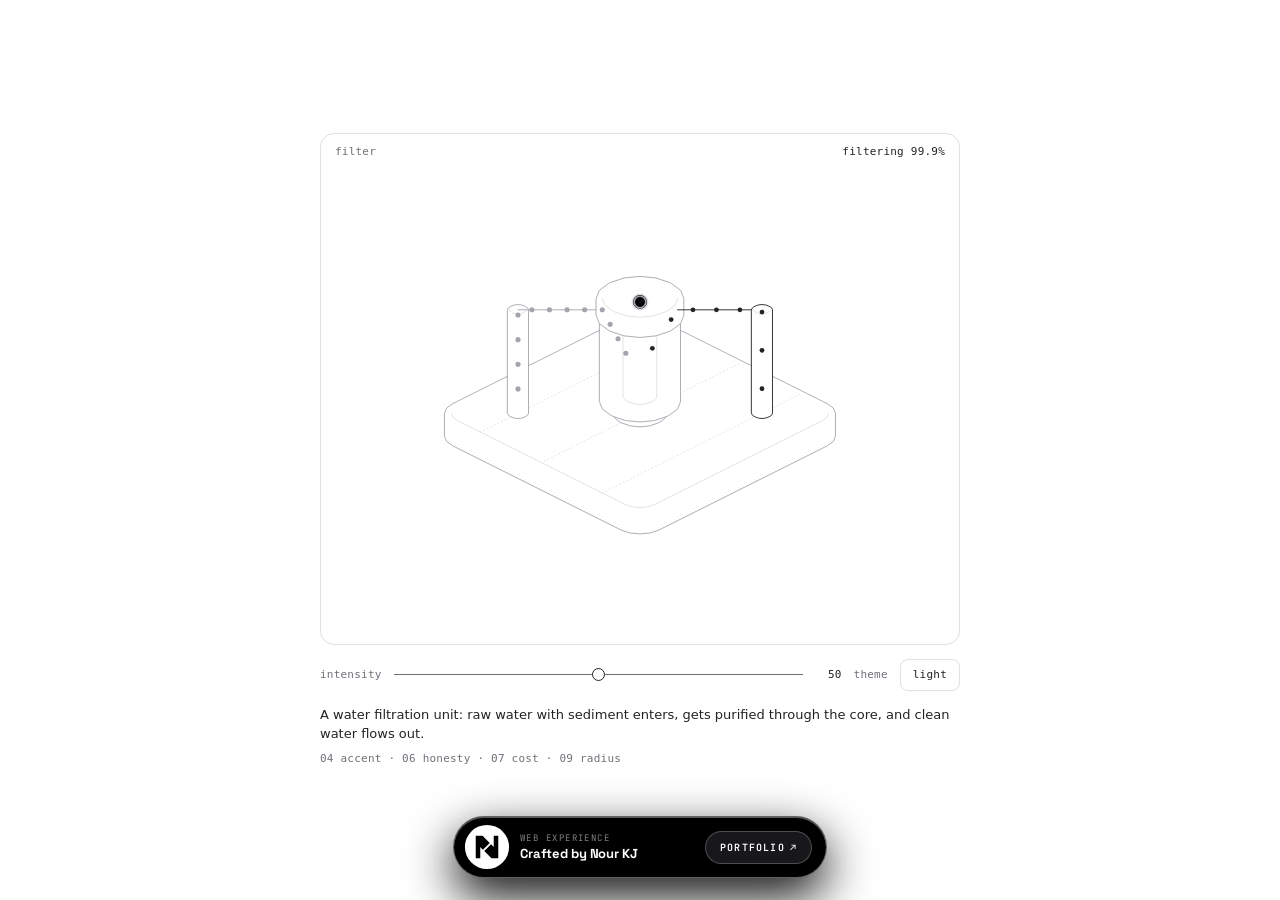
<file: hairline-filter.html>
<!doctype html>
<html lang="en">
<head>
<meta charset="utf-8">
<meta name="viewport" content="width=device-width, initial-scale=1">
<title>Hairline figure</title>
<link rel="icon" href="data:,">
<style>
  :root { color-scheme: light; --ground: #ffffff; --ink: #232327; --muted: #6f6f78; --line: #e0e0e4; }
  @media (prefers-color-scheme: dark) {
    :root:not([data-theme="light"]) { color-scheme: dark; --ground: #08090a; --ink: #d0d6e0; --muted: #8a8c95; --line: #29292d; }
  }
  :root[data-theme="dark"] { color-scheme: dark; --ground: #08090a; --ink: #d0d6e0; --muted: #8a8c95; --line: #29292d; }
  :root[data-theme="light"] { color-scheme: light; }
  * { box-sizing: border-box; }
  body {
    margin: 0; min-height: 100vh; display: grid; place-items: center; padding: 24px 16px;
    background: var(--ground); color: var(--ink);
    font: 13px/1.5 ui-sans-serif, system-ui, -apple-system, "Segoe UI", sans-serif; -webkit-font-smoothing: antialiased;
  }
  main { width: 100%; max-width: 640px; }
  .plate { position: relative; border: 1px solid var(--line); border-radius: 14px; overflow: hidden; }
  .tag, .label, output, button { font: 11px/1 ui-monospace, SFMono-Regular, Menlo, Consolas, monospace; letter-spacing: 0.02em; }
  .tag { position: absolute; top: 12px; z-index: 1; color: var(--muted); pointer-events: none; }
  #name { left: 14px; }
  #read { right: 14px; color: var(--ink); font-variant-numeric: tabular-nums; }
  .controls { display: flex; flex-wrap: wrap; align-items: center; gap: 4px 12px; margin-top: 14px; }
  .label { color: var(--muted); }
  input[type="range"] {
    flex: 1 1 96px; min-width: 0; height: 32px; margin: 0; background: transparent; cursor: pointer;
    -webkit-appearance: none; appearance: none;
  }
  input[type="range"]::-webkit-slider-runnable-track { height: 1px; background: var(--muted); }
  input[type="range"]::-webkit-slider-thumb {
    -webkit-appearance: none; width: 13px; height: 13px; margin-top: -6px; border-radius: 50%;
    border: 1px solid var(--ink); background: var(--ground);
  }
  input[type="range"]::-moz-range-track { height: 1px; background: var(--muted); }
  input[type="range"]::-moz-range-thumb { width: 11px; height: 11px; border-radius: 50%; border: 1px solid var(--ink); background: var(--ground); }
  input[type="range"]:focus-visible, button:focus-visible { outline: 1.5px solid var(--ink); outline-offset: 2px; }
  output { min-width: 4ch; text-align: right; font-variant-numeric: tabular-nums; }
  button {
    height: 32px; padding: 0 12px; border: 1px solid var(--line); border-radius: 8px;
    background: transparent; color: var(--ink); cursor: pointer;
  }
  #means { margin: 14px 0 0; text-wrap: pretty; }
  #rules { margin: 6px 0 0; line-height: 1.6; }
  #error { margin: 12px 0 0; padding-left: 10px; border-left: 1px solid var(--ink); }
</style>
</head>
<body>
<main>
  <div class="plate">
    <span class="tag" id="name"></span>
    <span class="tag" id="read"></span>
    <div id="stage"></div>
  </div>
  <div class="controls">
    <label class="label" for="intensity">intensity</label>
    <input id="intensity" type="range" min="0" max="1" step="0.01" value="0.5">
    <output id="value" for="intensity"></output>
    <span class="label">theme</span>
    <button id="theme" type="button" aria-label="Switch between the light and the dark theme"></button>
  </div>
  <p id="means"></p>
  <p id="rules" class="label"></p>
  <p id="error" role="alert" hidden></p>
</main>
<script id="hl-kernel">
/* hairline kernel sha256:8e2abcbdf63c7755195ee942c39e9c8ea6a539d1147e986dd1c153559121f075 */
/*
 * HL: everything a figure may call. Read this index; the code under it is the
 * package's src/core, unchanged, and a figure should not need to read it.
 *
 * Every figure is drawn in a 400 × 320 viewBox. World space is x/y on the
 * ground and z up. Plates are filled with the ground colour and painted back
 * to front, so a nearer one covers a farther one: append in that order. At
 * the default camera, Cam(45, 0.5, S), +x runs down to the right and +y down
 * to the left, so the corner with the largest x and y is nearest the viewer:
 * append by ascending x + y, from the far corner (smallest x and y) to it.
 *
 * Camera
 *   Cam(azDeg, k, S)                       a camera: azimuth in degrees, k = sin(elevation) (0.5 is the 2:1 view), S = scale
 *   fit(C, points, cx, cy)                 centres the box of [x, y, z] points on (cx, cy); call it once, before proj
 *                                          it only centres, it never scales: choose S by trying values, with the most extreme pose in points.
 *                                          The six figures use S 1.42 to 2.12; the boxes they fit come out 230 to 310 wide and 180 to 245 tall
 *   proj(C)                                returns P(x, y, z), which gives [sx, sy]
 *   unproj(C, sx, sy, z)                   the world [x, y] under a screen point, on the plane at height z
 *   facing(C)                              returns front(sample): whether a ring sample faces the camera
 * Rounded solids
 *   rrect(u0, v0, u1, v1, r, n)            a rounded rectangle, as a ring of samples {u, v, nu, nv}
 *   circ(R, n)                             a circle, as a ring
 *   rings(x0, y0, x1, y1, r, b)            [ring, inner]: a rounded footprint and its crease ring, inset by b
 *                                          r, the corner radius, is cut to half the shorter side. b, the crease's inset in world units
 *                                          (0.6 to 2.2 in the figures), must stay under half the shorter side or the crease turns inside out
 *   prism(P, front, ring, inner, z0, z1)   {sil, crease}: a solid standing from z0 to z1, as two path strings
 *   ringAt(P, ring, z)                     the ring's points, projected at height z
 *   run(ring, keep)                        the one cyclic run of samples that pass keep
 *   hull(points)                           the convex hull of screen points
 *   extremes(P, ring)                      [left, right, nearest] samples: where dashed drops fall from
 *   fillet(points, radii, n)               rounds every vertex of a closed polygon; returns the new points
 *                                          radii is an array, one radius per vertex, each cut to half its shorter edge; a single number gives NaN.
 *                                          n is the steps round each corner, default 4: each vertex becomes n + 1 points
 *   ghost(P, front, ring, z0, depth)       a reflection's path {d, y0, y1}; reflect() draws it for you
 * Paths and numbers
 *   poly(points)                           a closed path string
 *   open(points)                           an open polyline string
 *   seg(a, b)                              one segment between two screen points [sx, sy], as its own subpath; project world points with P first
 *   clamp(v, a, b)
 *   lerp(a, b, t)
 *   rad(deg)
 *   r2(n)                                  two decimals
 * The continuous clock: one spring per moving number
 *   spring(x, opts)                        at rest on x; write .t to retarget; opts {k, c, m, eps}, default k 100, c 18, m 1
 *   stepS(sp, dt)                          advances by dt seconds; returns whether it is still moving
 * The discrete clock: a 700ms tween on (.32, .72, 0, 1)
 *   tween(v, dur)                          at rest on v; dur defaults to 700 (ms)
 *   tset(tw, to, now, delay)               retargets from where it is, after delay ms: the stagger
 *                                          the same target again does nothing, so calling it on every pointer move is safe
 *   tval(tw, now)                          its value at now
 *   tdone(tw, now)                         whether it has landed
 *   bezier(x1, y1, x2, y2)                 a CSS cubic-bezier, as a function of progress
 *   EASE_LIFT                              the lift curve itself
 *   reducedMotion()                        true when the reader asked for less motion; springs and tweens already land at once
 *   setReducedMotion(on)                   the loop's business, not a figure's
 * Drawing
 *   mk(tag, attrs, parent)                 one svg element: the only way a figure makes a node
 *   solid(parent)                          {g, sil, cr}: a group holding a silhouette path and a crease path
 *   put(solid, paths)                      writes prism()'s {sil, crease} into solid()'s {sil, cr}: sil into sil, crease into cr
 *   flatDot(parent, C, r, cls)             a dot lying on the ground plane; cls is "dot", "dot m" or "dot off"
 *   place(el, point)                       moves a dot or a circle to [sx, sy]
 *   reflect(svg, parent, P, front, ring, z0, depth)   a fading mirror under a solid
 *   fade(svg, y0, y1, a0)                  a vertical fade, as a mask; returns the value for a mask attribute
 * Life
 *   register(stage, tick)                  joins the one frame loop; tick(dt in seconds, now in ms) returns true to ask for another frame; gives {wake, unregister}
 *   pointer(stage, handlers)               {move(point), down(point), leave()}, points in viewBox units; returns its disposer
 *   disposer()                             {add, on, dispose}: collects tear-down, so destroy is bag.dispose
 * The bench's business, not a figure's
 *   css(lightDark)
 *   inject(root)
 *
 * Classes, on path, polygon, ellipse and line. They are the whole palette; a
 * figure sets no colour, width or fill of its own.
 *     (none)   filled with the ground colour, medium stroke
 *     sil      the silhouette's stroke        hi    the bright stroke: the only highlight
 *     lo       the dim stroke                 nf    no fill        fo   fill only, no stroke
 *     dash     a dashed guide
 *     dot      a bright dot                   dot m   a medium dot     dot off   a dim dot
 */
var HL = (() => {
  var __defProp = Object.defineProperty;
  var __getOwnPropDesc = Object.getOwnPropertyDescriptor;
  var __getOwnPropNames = Object.getOwnPropertyNames;
  var __hasOwnProp = Object.prototype.hasOwnProperty;
  var __export = (target, all) => {
    for (var name in all)
      __defProp(target, name, { get: all[name], enumerable: true });
  };
  var __copyProps = (to, from, except, desc) => {
    if (from && typeof from === "object" || typeof from === "function") {
      for (let key of __getOwnPropNames(from))
        if (!__hasOwnProp.call(to, key) && key !== except)
          __defProp(to, key, { get: () => from[key], enumerable: !(desc = __getOwnPropDesc(from, key)) || desc.enumerable });
    }
    return to;
  };
  var __toCommonJS = (mod) => __copyProps(__defProp({}, "__esModule", { value: true }), mod);

  // packages/hairline/src/core/kernel.ts
  var kernel_exports = {};
  __export(kernel_exports, {
    Cam: () => Cam,
    EASE_LIFT: () => EASE_LIFT,
    bezier: () => bezier,
    circ: () => circ,
    clamp: () => clamp,
    css: () => css,
    disposer: () => disposer,
    extremes: () => extremes,
    facing: () => facing,
    fade: () => fade,
    fillet: () => fillet,
    fit: () => fit,
    flatDot: () => flatDot,
    ghost: () => ghost,
    hull: () => hull,
    inject: () => inject,
    lerp: () => lerp,
    mk: () => mk,
    open: () => open,
    place: () => place,
    pointer: () => pointer,
    poly: () => poly,
    prism: () => prism,
    proj: () => proj,
    put: () => put,
    r2: () => r2,
    rad: () => rad,
    reducedMotion: () => reducedMotion,
    reflect: () => reflect,
    register: () => register,
    ringAt: () => ringAt,
    rings: () => rings,
    rrect: () => rrect,
    run: () => run,
    seg: () => seg,
    setReducedMotion: () => setReducedMotion,
    solid: () => solid,
    spring: () => spring,
    stepS: () => stepS,
    tdone: () => tdone,
    tset: () => tset,
    tval: () => tval,
    tween: () => tween,
    unproj: () => unproj
  });

  // packages/hairline/src/core/iso.ts
  var clamp = (v, a, b) => Math.max(a, Math.min(b, v));
  var lerp = (a, b, t) => a + (b - a) * t;
  var rad = (d) => d * Math.PI / 180;
  var r2 = (n) => Math.round(n * 100) / 100;
  var poly = (pts) => "M" + pts.map((p) => r2(p[0]) + " " + r2(p[1])).join("L") + "Z";
  var seg = (a, b) => `M${r2(a[0])} ${r2(a[1])}L${r2(b[0])} ${r2(b[1])}`;
  var open = (pts) => pts.length < 2 ? "" : "M" + pts.map((p) => r2(p[0]) + " " + r2(p[1])).join("L");
  var Cam = (azDeg, k, S) => ({ az: rad(azDeg), k, S, ox: 0, oy: 0 });
  function proj(C) {
    const c = Math.cos(C.az), s = Math.sin(C.az), zf = Math.sqrt(1 - C.k * C.k);
    return (x, y, z) => {
      const X = x * c - y * s, Y = x * s + y * c;
      return [C.ox + C.S * X, C.oy + C.S * (Y * C.k - z * zf)];
    };
  }
  function unproj(C, sx, sy, z) {
    const c = Math.cos(C.az), s = Math.sin(C.az), zf = Math.sqrt(1 - C.k * C.k);
    const X = (sx - C.ox) / C.S, Y = ((sy - C.oy) / C.S + z * zf) / C.k;
    return [X * c + Y * s, -X * s + Y * c];
  }
  function fit(C, pts, cx, cy) {
    C.ox = 0;
    C.oy = 0;
    const P = proj(C);
    let a = 1e9, b = -1e9, c = 1e9, d = -1e9;
    for (const p of pts) {
      const q = P(p[0], p[1], p[2]);
      a = Math.min(a, q[0]);
      b = Math.max(b, q[0]);
      c = Math.min(c, q[1]);
      d = Math.max(d, q[1]);
    }
    C.ox = cx - (a + b) / 2;
    C.oy = cy - (c + d) / 2;
  }
  function rrect(u0, v0, u1, v1, r, n = 4) {
    r = Math.max(0, Math.min(r, (u1 - u0) / 2, (v1 - v0) / 2));
    const out = [];
    for (const [cu, cv, a0] of [[u1 - r, v1 - r, 0], [u0 + r, v1 - r, 90], [u0 + r, v0 + r, 180], [u1 - r, v0 + r, 270]])
      for (let k = 0; k <= n; k++) {
        const a = rad(a0 + 90 * k / n), ca = Math.cos(a), sa = Math.sin(a);
        out.push({ u: cu + r * ca, v: cv + r * sa, nu: ca, nv: sa });
      }
    return out;
  }
  function circ(R, n = 96) {
    const out = [];
    for (let k = 0; k < n; k++) {
      const a = k / n * Math.PI * 2, ca = Math.cos(a), sa = Math.sin(a);
      out.push({ u: R * ca, v: R * sa, nu: ca, nv: sa });
    }
    return out;
  }
  function hull(input) {
    const pts = input.slice().sort((a, b) => a[0] - b[0] || a[1] - b[1]);
    const x = (o, a, b) => (a[0] - o[0]) * (b[1] - o[1]) - (a[1] - o[1]) * (b[0] - o[0]);
    const lo = [], up = [];
    for (const p of pts) {
      while (lo.length > 1 && x(lo[lo.length - 2], lo[lo.length - 1], p) <= 0) lo.pop();
      lo.push(p);
    }
    for (let i = pts.length - 1; i >= 0; i--) {
      const p = pts[i];
      while (up.length > 1 && x(up[up.length - 2], up[up.length - 1], p) <= 0) up.pop();
      up.push(p);
    }
    lo.pop();
    up.pop();
    return lo.concat(up);
  }
  var ringAt = (P, ring, z) => ring.map((q) => P(q.u, q.v, z));
  var facing = (C) => {
    const s = Math.sin(C.az), c = Math.cos(C.az);
    return (q) => q.nu * s + q.nv * c >= -1e-6;
  };
  function run(ring, keep) {
    const n = ring.length;
    let s = -1;
    for (let i = 0; i < n; i++) if (keep(ring[i]) && !keep(ring[(i + n - 1) % n])) {
      s = i;
      break;
    }
    if (s < 0) return keep(ring[0]) ? ring.slice() : [];
    const out = [];
    for (let k = 0; k < n && keep(ring[(s + k) % n]); k++) out.push(ring[(s + k) % n]);
    return out;
  }
  function prism(P, front, ring, inner, z0, z1) {
    return {
      sil: poly(hull(ringAt(P, ring, z1).concat(ringAt(P, ring, z0)))),
      crease: inner ? open(ringAt(P, run(inner, front), z1)) : ""
    };
  }
  var rings = (x0, y0, x1, y1, r, b) => [
    rrect(x0, y0, x1, y1, r),
    rrect(x0 + b, y0 + b, x1 - b, y1 - b, Math.max(0.3, r - b))
  ];
  function extremes(P, ring) {
    const pr = ring.map((q) => P(q.u, q.v, 0));
    let a = 0, b = 0, c = 0;
    pr.forEach((p, k) => {
      if (p[0] < pr[a][0]) a = k;
      if (p[0] > pr[b][0]) b = k;
      if (p[1] > pr[c][1]) c = k;
    });
    return [ring[a], ring[b], ring[c]];
  }
  function fillet(pts, rs, n = 4) {
    const m = pts.length, out = [];
    for (let i = 0; i < m; i++) {
      const a = pts[(i + m - 1) % m], p = pts[i], b = pts[(i + 1) % m];
      const la = Math.hypot(a[0] - p[0], a[1] - p[1]), lb = Math.hypot(b[0] - p[0], b[1] - p[1]);
      const t = Math.min(rs[i], la / 2, lb / 2);
      const p1 = [p[0] + (a[0] - p[0]) / la * t, p[1] + (a[1] - p[1]) / la * t];
      const p2 = [p[0] + (b[0] - p[0]) / lb * t, p[1] + (b[1] - p[1]) / lb * t];
      for (let k = 0; k <= n; k++) {
        const s = k / n, w = 1 - s;
        out.push([w * w * p1[0] + 2 * w * s * p[0] + s * s * p2[0], w * w * p1[1] + 2 * w * s * p[1] + s * s * p2[1]]);
      }
    }
    return out;
  }
  function ghost(P, front, ring, z0, depth) {
    const f = run(ring, front), lowP = ringAt(P, f, z0 - depth);
    return {
      d: open(lowP) + [f[0], f[f.length - 1]].map((q) => seg(P(q.u, q.v, z0), P(q.u, q.v, z0 - depth))).join(""),
      y0: Math.min(...ringAt(P, f, z0).map((p) => p[1])),
      y1: Math.max(...lowP.map((p) => p[1])) + 2
    };
  }

  // packages/hairline/src/core/motion.ts
  var reduced = false;
  var setReducedMotion = (on) => {
    reduced = on;
  };
  var reducedMotion = () => reduced;
  function spring(x, o = {}) {
    return { x, v: 0, t: x, k: o.k ?? 100, c: o.c ?? 18, m: o.m ?? 1, eps: o.eps ?? 0.01 };
  }
  function stepS(sp, dt) {
    if (reduced) {
      sp.x = sp.t;
      sp.v = 0;
      return false;
    }
    const n = Math.max(1, Math.ceil(dt * 240)), h = dt / n;
    for (let i = 0; i < n; i++) {
      const a = (-sp.k * (sp.x - sp.t) - sp.c * sp.v) / sp.m;
      sp.v += a * h;
      sp.x += sp.v * h;
    }
    if (Math.abs(sp.x - sp.t) < sp.eps && Math.abs(sp.v) < sp.eps * 10) {
      sp.x = sp.t;
      sp.v = 0;
      return false;
    }
    return true;
  }
  function bezier(x1, y1, x2, y2) {
    const cx = 3 * x1, bx = 3 * (x2 - x1) - cx, ax = 1 - cx - bx;
    const cy = 3 * y1, by = 3 * (y2 - y1) - cy, ay = 1 - cy - by;
    const X = (u) => ((ax * u + bx) * u + cx) * u;
    const Y = (u) => ((ay * u + by) * u + cy) * u;
    const dX = (u) => (3 * ax * u + 2 * bx) * u + cx;
    return (t) => {
      if (t <= 0) return 0;
      if (t >= 1) return 1;
      let u = t;
      for (let i = 0; i < 8; i++) {
        const e = X(u) - t;
        if (Math.abs(e) < 1e-5) break;
        const d = dX(u);
        if (Math.abs(d) < 1e-6) break;
        u -= e / d;
      }
      if (!(u >= 0 && u <= 1) || Math.abs(X(u) - t) > 1e-4) {
        let lo = 0, hi = 1;
        u = t;
        for (let i = 0; i < 24; i++) {
          if (X(u) < t) lo = u;
          else hi = u;
          u = (lo + hi) / 2;
        }
      }
      return Y(u);
    };
  }
  var EASE_LIFT = bezier(0.32, 0.72, 0, 1);
  var tween = (v, dur = 700) => ({ from: v, to: v, t0: -1e9, dur });
  var tval = (tw, now) => {
    const p = clamp((now - tw.t0) / tw.dur, 0, 1);
    return tw.from + (tw.to - tw.from) * (reduced ? 1 : EASE_LIFT(p));
  };
  var tset = (tw, to, now, delay) => {
    if (tw.to === to) return;
    tw.from = tval(tw, now);
    tw.to = to;
    tw.t0 = now + delay;
  };
  var tdone = (tw, now) => reduced || now >= tw.t0 + tw.dur;

  // packages/hairline/src/core/stage.ts
  var NS = "http://www.w3.org/2000/svg";
  function mk(tag, attrs, parent) {
    const e = document.createElementNS(NS, tag);
    if (attrs) for (const k in attrs) e.setAttribute(k, String(attrs[k]));
    if (parent) parent.appendChild(e);
    return e;
  }
  function solid(parent) {
    const g = mk("g", {}, parent);
    return { g, sil: mk("path", { class: "sil" }, g), cr: mk("path", { class: "nf lo" }, g) };
  }
  var put = (el, s) => {
    el.sil.setAttribute("d", s.sil);
    el.cr.setAttribute("d", s.crease);
  };
  var flatDot = (parent, C, r, cls) => mk("ellipse", { rx: r2(r * C.S), ry: r2(r * C.S * C.k), class: cls }, parent);
  var place = (el, q) => {
    el.setAttribute("cx", String(r2(q[0])));
    el.setAttribute("cy", String(r2(q[1])));
  };
  var fid = 0;
  function fade(svg, y0, y1, a0 = 0.7) {
    const id = "hl-fd" + ++fid, defs = mk("defs", {}, svg);
    const lg = mk("linearGradient", { id: id + "g", gradientUnits: "userSpaceOnUse", x1: 0, y1: r2(y0), x2: 0, y2: r2(y1) }, defs);
    mk("stop", { offset: 0, "stop-color": "#fff", "stop-opacity": a0 }, lg);
    mk("stop", { offset: 1, "stop-color": "#fff", "stop-opacity": 0 }, lg);
    const m = mk("mask", { id, maskUnits: "userSpaceOnUse", x: 0, y: 0, width: 400, height: 320 }, defs);
    mk("rect", { x: 0, y: 0, width: 400, height: 320, fill: `url(#${id}g)` }, m);
    return `url(#${id})`;
  }
  function reflect(svg, parent, P, front, ring, z0, depth) {
    const r = ghost(P, front, ring, z0, depth);
    const gh = mk("g", { class: "ghost", mask: fade(svg, r.y0, r.y1) }, parent);
    mk("path", { d: r.d }, gh);
  }
  var boards = [];
  var byStage = /* @__PURE__ */ new Map();
  var raf = 0;
  var last = 0;
  var io = null;
  var rm = null;
  function frame(now) {
    const dt = Math.min(0.05, Math.max(0, (now - last) / 1e3));
    last = now;
    let any = false;
    for (const b of boards.slice()) if (b.vis && b.awake) {
      b.awake = !!b.tick(dt, now);
      any = any || b.awake;
    }
    raf = any ? requestAnimationFrame(frame) : 0;
  }
  function wake(b) {
    b.awake = true;
    if (!raf) {
      last = performance.now();
      raf = requestAnimationFrame(frame);
    }
  }
  var onMotion = () => {
    setReducedMotion(!!rm?.matches);
    boards.forEach(wake);
  };
  function start() {
    if (io) return;
    io = new IntersectionObserver((es) => {
      for (const e of es) {
        const b = byStage.get(e.target);
        if (!b) continue;
        b.vis = e.isIntersecting;
        if (b.vis) wake(b);
      }
    }, { rootMargin: "80px" });
    rm = matchMedia("(prefers-reduced-motion: reduce)");
    setReducedMotion(rm.matches);
    rm.addEventListener("change", onMotion);
  }
  function stop() {
    if (raf) cancelAnimationFrame(raf);
    raf = 0;
    io?.disconnect();
    io = null;
    rm?.removeEventListener("change", onMotion);
    rm = null;
  }
  function register(stage, tick) {
    start();
    const b = { stage, tick, vis: false, awake: true };
    boards.push(b);
    byStage.set(stage, b);
    io.observe(stage);
    tick(0, performance.now());
    let gone = false;
    return {
      wake: () => {
        if (!gone) wake(b);
      },
      unregister: () => {
        if (gone) return;
        gone = true;
        boards = boards.filter((x) => x !== b);
        if (byStage.get(stage) === b) {
          byStage.delete(stage);
          io?.unobserve(stage);
        }
        if (!boards.length) stop();
      }
    };
  }
  function pointer(stage, on) {
    let tm = 0;
    const pt = (e) => {
      const r = stage.getBoundingClientRect();
      return [(e.clientX - r.left) / r.width * 400, (e.clientY - r.top) / r.height * 320];
    };
    const move = (e) => {
      clearTimeout(tm);
      on.move(pt(e), e);
    };
    const down = (e) => {
      clearTimeout(tm);
      if (e.pointerType !== "mouse") stage.releasePointerCapture?.(e.pointerId);
      if (on.down) on.down(pt(e), e);
      else on.move(pt(e), e);
    };
    const leave = (e) => {
      clearTimeout(tm);
      tm = window.setTimeout(() => on.leave(e), e.pointerType === "mouse" ? 0 : 1400);
    };
    stage.addEventListener("pointermove", move);
    stage.addEventListener("pointerdown", down);
    stage.addEventListener("pointerleave", leave);
    return () => {
      clearTimeout(tm);
      stage.removeEventListener("pointermove", move);
      stage.removeEventListener("pointerdown", down);
      stage.removeEventListener("pointerleave", leave);
    };
  }
  function disposer() {
    let fns = [];
    return {
      add: (fn) => {
        fns.push(fn);
      },
      on: (target, type, fn, opts) => {
        const h = fn;
        target.addEventListener(type, h, opts);
        fns.push(() => target.removeEventListener(type, h, opts));
      },
      dispose: () => {
        const run2 = fns;
        fns = [];
        for (let i = run2.length - 1; i >= 0; i--) run2[i]();
      }
    };
  }

  // packages/hairline/src/core/styles.ts
  var LIGHT = { plate: "#ffffff", hi: "#232327", edge: "#a4a4ac", mid: "#c3c3c9", lo: "#e0e0e4" };
  var DARK = { plate: "#08090a", hi: "#d0d6e0", edge: "#5b5d64", mid: "#3e3e44", lo: "#29292d" };
  var KEYS = ["plate", "hi", "edge", "mid", "lo"];
  var vars = (p) => KEYS.map((k) => `--hl-${k}:var(--hairline-${k},${p[k]});`).join("");
  var EASE = "cubic-bezier(0.5,0,0.1,1)";
  var SVG = ":where([data-hairline]>svg)";
  function css(lightDark) {
    const both = Object.fromEntries(KEYS.map((k) => [k, `light-dark(${LIGHT[k]},${DARK[k]})`]));
    return [
      // the box, and the palette: light unless something below says otherwise
      `:where([data-hairline]){display:block;position:relative;aspect-ratio:5/4;touch-action:pan-y;user-select:none;-webkit-user-select:none;--hl-sw:var(--hairline-stroke,0.9);${vars(LIGHT)}}`,
      // the page's color-scheme
      lightDark ? `:where([data-hairline]){${vars(both)}}` : "",
      // an ancestor that says dark
      `:where(.dark,[data-theme="dark"]) :where([data-hairline]){${vars(DARK)}}`,
      // the figure's own theme option
      `:where([data-hairline][data-hairline-theme="light"]){${vars(LIGHT)}}`,
      `:where([data-hairline][data-hairline-theme="dark"]){${vars(DARK)}}`,
      `:where([data-hairline]:focus-visible){outline:1.5px solid var(--hl-hi);outline-offset:2px}`,
      `${SVG}{position:absolute;inset:0;width:100%;height:100%;display:block}`,
      // Riffle's live region: read, not seen
      `:where([data-hairline]>[data-hairline-live]){position:absolute;width:1px;height:1px;margin:-1px;padding:0;border:0;overflow:hidden;clip-path:inset(50%);white-space:nowrap}`,
      // the drawing: plates are filled with the plate colour and painted back to front
      `${SVG} :where(path,polygon,ellipse,line){fill:var(--hl-plate);stroke:var(--hl-mid);stroke-width:var(--hl-sw);vector-effect:non-scaling-stroke;stroke-linejoin:round;stroke-linecap:round;transition:stroke 260ms ${EASE}}`,
      `${SVG} :where(.nf){fill:none}`,
      `${SVG} :where(.fo){stroke:none}`,
      `${SVG} :where(.sil){stroke:var(--hl-edge)}`,
      `${SVG} :where(.hi){stroke:var(--hl-hi)}`,
      `${SVG} :where(.lo){stroke:var(--hl-lo)}`,
      `${SVG} :where(.dash){stroke-dasharray:1 3}`,
      `${SVG} :where(.dot){stroke:none;fill:var(--hl-hi);transition:fill 260ms ${EASE}}`,
      `${SVG} :where(.dot.m){fill:var(--hl-edge)}`,
      `${SVG} :where(.dot.off){fill:var(--hl-lo)}`,
      `${SVG} :where(.ghost path){fill:none;stroke:var(--hl-mid)}`
    ].join("");
  }
  var done = /* @__PURE__ */ new WeakSet();
  function inject(root) {
    if (done.has(root)) return;
    done.add(root);
    const doc = root.nodeType === 9 ? root : root.ownerDocument;
    const win = doc.defaultView;
    const text = css(!!win?.CSS?.supports?.("color", "light-dark(#000,#fff)"));
    if (win && "adoptedStyleSheets" in root) {
      try {
        const sheet = new win.CSSStyleSheet();
        sheet.replaceSync(text);
        root.adoptedStyleSheets = [...root.adoptedStyleSheets, sheet];
        return;
      } catch {
      }
    }
    const style = doc.createElement("style");
    style.setAttribute("data-hairline-style", "");
    style.textContent = text;
    (root.nodeType === 9 ? doc.head ?? doc.documentElement : root).appendChild(style);
  }
  return __toCommonJS(kernel_exports);
})();
/* /hairline kernel */
</script>
<script id="hl-bench">
/*
 * The bench: the page a figure is shown on. It makes the host and the svg the
 * way the package's mount does, hands them to the figure, and owns everything
 * around it: the read-out, the slider, the theme, the line under the stage.
 */
(() => {
  const RULES = ["hit", "order", "reach", "accent", "rest", "honesty", "cost", "clock", "radius", "quiet"];
  const $ = (id) => document.getElementById(id);
  const root = document.documentElement, params = new URLSearchParams(location.search);

  /* the theme: the system's until the switch is pressed, then the switch's */
  const dark = () => (root.dataset.theme ? root.dataset.theme === "dark" : matchMedia("(prefers-color-scheme: dark)").matches);
  const label = () => { $("theme").textContent = dark() ? "dark" : "light"; };
  $("theme").addEventListener("click", () => { root.dataset.theme = dark() ? "light" : "dark"; label(); });
  /* ?theme=light or ?theme=dark wins over the system's, as pressing the switch does */
  if (["light", "dark"].includes(params.get("theme"))) root.dataset.theme = params.get("theme");
  label();

  /* ?intensity=0 sets the slider before the figure mounts, for a look at either end */
  const i = (params.get("intensity") || "").trim();
  if (i && Number.isFinite(Number(i))) $("intensity").value = String(Math.min(1, Math.max(0, Number(i))));

  /* ?w=240 narrows the page, for a look at the size of a thumbnail */
  const w = Number(params.get("w"));
  if (w > 0) document.querySelector("main").style.maxWidth = w + "px";

  /* a figure that fails says so under the stage, instead of leaving an empty plate */
  addEventListener("error", (e) => {
    $("error").hidden = false;
    $("error").textContent = String((e.error && e.error.message) || e.message);
  });

  let mounted = false;
  window.hairline = (figure) => {
    if (mounted) throw new Error("hairline: one figure per page.");
    mounted = true;
    const stage = $("stage"), slider = $("intensity");

    /* intensity to the figure's own number: two straight lines that meet at 0.5, as in the package */
    const [lo, mid, hi] = figure.range;
    const at = (i) => Math.round((i <= 0.5 ? lo + (i / 0.5) * (mid - lo) : mid + ((i - 0.5) / 0.5) * (hi - mid)) * 1000) / 1000;

    HL.inject(document);
    stage.setAttribute("data-hairline", figure.name);
    stage.setAttribute("role", "img");
    stage.setAttribute("aria-label", figure.means);
    const svg = HL.mk("svg", { viewBox: "0 0 400 320", "aria-hidden": "true" }, stage);

    let text = null;
    const read = {
      get textContent() { return text; },
      set textContent(value) { text = value == null ? "" : String(value); $("read").textContent = text; },
    };

    document.title = "Hairline · " + figure.name;
    $("name").textContent = figure.name;
    $("means").textContent = figure.means;
    $("rules").textContent = figure.rules.map((n) => String(n).padStart(2, "0") + " " + RULES[n - 1]).join(" · ");
    const show = () => { $("value").textContent = String(at(Number(slider.value))); };
    show();

    const handle = figure.mount({ stage, svg, read }, at(Number(slider.value)));
    if (text === null) read.textContent = "rest";
    slider.addEventListener("input", () => { show(); handle.set(at(Number(slider.value))); });
    window.hairline.figure = handle;

    /* ?at=200,160 holds the pointer at a viewBox point, for a picture of the answer without a mouse */
    const p = (params.get("at") || "").split(",").map(Number);
    if (p.length === 2 && p.every(Number.isFinite)) {
      const r = stage.getBoundingClientRect();
      stage.dispatchEvent(new PointerEvent("pointermove", {
        pointerType: "mouse", pointerId: 1, bubbles: true,
        clientX: r.left + (p[0] / 400) * r.width, clientY: r.top + (p[1] / 320) * r.height,
      }));
    }
  };
})();
</script>
<script type="module" id="hl-figure">
/**
 * Filter: a whole-home water filtration canister on a foundation plinth.
 * Raw water enters with dark sediment particles, passes through the cylindrical
 * filter core where impurities are trapped, and purified clean water flows out.
 * Runs as a continuous, ambient physical filtration animation.
 */
const {
  Cam, clamp, facing, fit, open, poly, proj, rings, seg,
  solid, put, prism, unproj, spring, stepS, tween, tset, tval, tdone,
  disposer, mk, place, pointer, register, ringAt,
} = HL;

const NP = 12, NC = 8;

function mount({ stage, svg, read }, value) {
  const bag = disposer();

  const C = Cam(45, 0.5, 2.08);
  fit(C, [
    [-4, -4, -8], [84, 84, -8], [84, -4, 0], [-4, 84, 0],
    [40, 40, 54], [14, 66, 38], [66, 14, 38],
  ], 200, 166);
  const P = proj(C), front = facing(C);
  const g = mk("g", {}, svg);

  // 1. Plinth (ground slab) and guides
  const [pr, pi] = rings(-4, -4, 84, 84, 8, 2.0);
  const plinth = solid(g);
  put(plinth, prism(P, front, pr, pi, -8, 0));
  const guides = mk("path", { class: "nf dash lo" }, g);
  guides.setAttribute("d", seg(P(14, -2, 0), P(14, 82, 0)) + seg(P(40, -2, 0), P(40, 82, 0)) + seg(P(66, -2, 0), P(66, 82, 0)));

  // 2. Raw Water Inlet (Left)
  const gIn = mk("g", {}, g);
  const [rInR, rInI] = rings(11, 63, 17, 69, 2.6, 0.6);
  const pipeIn = solid(gIn);
  put(pipeIn, prism(P, front, rInR, rInI, 0, 36));
  const runIn = mk("path", { class: "nf sil" }, gIn);
  runIn.setAttribute("d", seg(P(14, 66, 36), P(32, 48, 36)));

  // 3. Filter Canister (Center)
  const gFilter = mk("g", {}, g);
  // Base canister mount
  const [rBmR, rBmI] = rings(32, 32, 48, 48, 7.5, 1.2);
  const baseMount = solid(gFilter);
  put(baseMount, prism(P, front, rBmR, rBmI, 0, 4));

  // Transparent / outer canister
  const [rCanR, rCanI] = rings(28, 28, 52, 52, 11.5, 1.8);
  const canister = solid(gFilter);
  put(canister, prism(P, front, rCanR, rCanI, 4, 34));

  // Inner porous filtration core (cartridge)
  const [rCoreR, rCoreI] = rings(35, 35, 45, 45, 4.8, 1.0);
  const core = solid(gFilter);
  put(core, prism(P, front, rCoreR, rCoreI, 6, 32));
  core.sil.classList.add("lo");

  // Top manifold filter head / cap
  const [rCapR, rCapI] = rings(27, 27, 53, 53, 12.5, 1.8);
  const cap = solid(gFilter);
  put(cap, prism(P, front, rCapR, rCapI, 34, 40));

  // Pressure gauge on top cap
  const [gcx, gcy] = P(44, 44, 42);
  mk("circle", { cx: gcx, cy: gcy, r: 4.8, class: "lo" }, gFilter);
  mk("circle", { cx: gcx, cy: gcy, r: 3.6, class: "nf sil" }, gFilter);
  const needle = mk("path", { class: "nf hi" }, gFilter);
  needle.setAttribute("d", seg([gcx, gcy], [gcx + 2.8 * Math.cos(-0.3), gcy + 2.8 * Math.sin(-0.3)]));

  // 4. Clean Water Outlet (Right)
  const gOut = mk("g", {}, g);
  const runOut = mk("path", { class: "nf hi" }, gOut);
  runOut.setAttribute("d", seg(P(48, 32, 36), P(66, 14, 36)));
  const [rOutR, rOutI] = rings(63, 11, 69, 17, 2.6, 0.6);
  const pipeOut = solid(gOut);
  put(pipeOut, prism(P, front, rOutR, rOutI, 0, 36));
  pipeOut.sil.classList.add("hi");

  // 5. Dark Contaminant Particles (Entering left & getting trapped)
  const gParticles = mk("g", {}, g);
  const darkDots = [];
  for (let i = 0; i < NP; i++) {
    darkDots.push(mk("circle", { r: 1.6, class: "dot m" }, gParticles));
  }

  // 6. Clean Purified Water Nodes (Exiting right)
  const cleanDots = [];
  for (let j = 0; j < NC; j++) {
    cleanDots.push(mk("circle", { r: 1.5, class: "dot" }, gOut));
  }

  // Animation: Continuous Ambient Fluid Filtration
  function pointOnInlet(u) {
    if (u < 0.35) {
      const t = u / 0.35;
      return P(14, 66, t * 36);
    } else if (u < 0.75) {
      const t = (u - 0.35) / 0.4;
      return P(14 + t * 18, 66 - t * 18, 36);
    } else {
      const t = (u - 0.75) / 0.25;
      return P(32 + t * 4, 48 - t * 6, 36 - t * 16);
    }
  }

  function pointOnOutlet(u) {
    if (u < 0.25) {
      const t = u / 0.25;
      return P(40 + t * 8, 40 - t * 8, 16 + t * 20);
    } else if (u < 0.7) {
      const t = (u - 0.25) / 0.45;
      return P(48 + t * 18, 32 - t * 18, 36);
    } else {
      const t = (u - 0.7) / 0.3;
      return P(66, 14, 36 - t * 32);
    }
  }

  const speed = 0.00035;

  const B = register(stage, (_dt, now) => {
    // Animate dark contaminant particles
    for (let i = 0; i < NP; i++) {
      const phase = (now * speed + i / NP) % 1;
      const pt = pointOnInlet(phase);
      place(darkDots[i], pt);
    }

    // Animate clean pure water nodes
    for (let j = 0; j < NC; j++) {
      const phase = (now * speed + j / NC) % 1;
      const pt = pointOnOutlet(phase);
      place(cleanDots[j], pt);
    }

    return true; // Ambient continuous loop
  });
  bag.add(B.unregister);

  read.textContent = "filtering 99.9%";

  bag.add(pointer(stage, {
    move: () => {},
    leave: () => {},
  }));
  bag.add(() => svg.replaceChildren());

  return {
    set: () => {},
    destroy: bag.dispose,
  };
}

hairline({
  name: "filter",
  means: "A water filtration unit: raw water with sediment enters, gets purified through the core, and clean water flows out.",
  rules: [4, 6, 7, 9],
  range: [0, 50, 100],
  mount,
});
</script>
  <script src="assets/js/nour-watermark.js" defer></script>
</body>
</html>
</file>
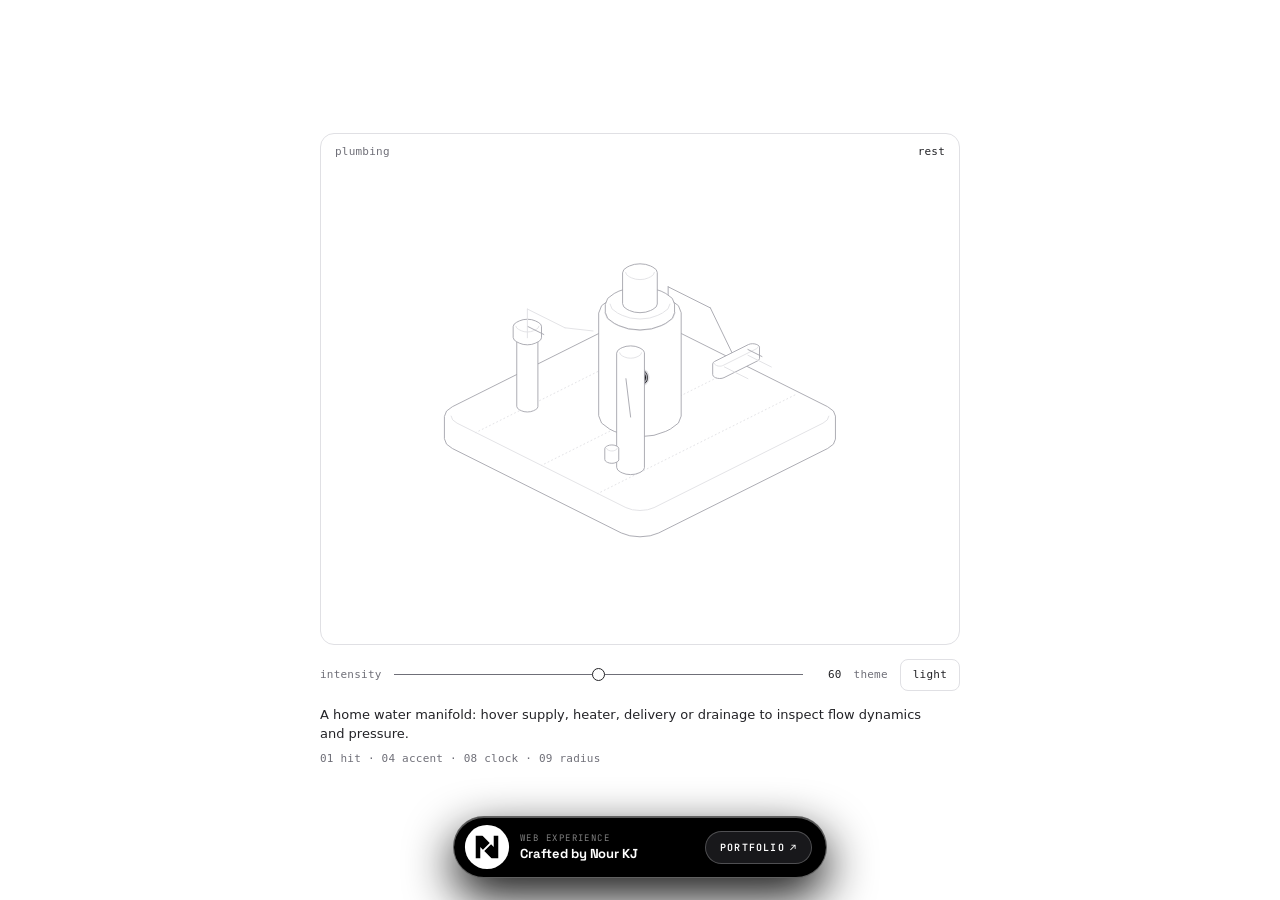
<file: hairline-plumbing.html>
<!doctype html>
<html lang="en">
<head>
<meta charset="utf-8">
<meta name="viewport" content="width=device-width, initial-scale=1">
<title>Hairline figure</title>
<link rel="icon" href="data:,">
<style>
  :root { color-scheme: light; --ground: #ffffff; --ink: #232327; --muted: #6f6f78; --line: #e0e0e4; }
  @media (prefers-color-scheme: dark) {
    :root:not([data-theme="light"]) { color-scheme: dark; --ground: #08090a; --ink: #d0d6e0; --muted: #8a8c95; --line: #29292d; }
  }
  :root[data-theme="dark"] { color-scheme: dark; --ground: #08090a; --ink: #d0d6e0; --muted: #8a8c95; --line: #29292d; }
  :root[data-theme="light"] { color-scheme: light; }
  * { box-sizing: border-box; }
  body {
    margin: 0; min-height: 100vh; display: grid; place-items: center; padding: 24px 16px;
    background: var(--ground); color: var(--ink);
    font: 13px/1.5 ui-sans-serif, system-ui, -apple-system, "Segoe UI", sans-serif; -webkit-font-smoothing: antialiased;
  }
  main { width: 100%; max-width: 640px; }
  .plate { position: relative; border: 1px solid var(--line); border-radius: 14px; overflow: hidden; }
  .tag, .label, output, button { font: 11px/1 ui-monospace, SFMono-Regular, Menlo, Consolas, monospace; letter-spacing: 0.02em; }
  .tag { position: absolute; top: 12px; z-index: 1; color: var(--muted); pointer-events: none; }
  #name { left: 14px; }
  #read { right: 14px; color: var(--ink); font-variant-numeric: tabular-nums; }
  .controls { display: flex; flex-wrap: wrap; align-items: center; gap: 4px 12px; margin-top: 14px; }
  .label { color: var(--muted); }
  input[type="range"] {
    flex: 1 1 96px; min-width: 0; height: 32px; margin: 0; background: transparent; cursor: pointer;
    -webkit-appearance: none; appearance: none;
  }
  input[type="range"]::-webkit-slider-runnable-track { height: 1px; background: var(--muted); }
  input[type="range"]::-webkit-slider-thumb {
    -webkit-appearance: none; width: 13px; height: 13px; margin-top: -6px; border-radius: 50%;
    border: 1px solid var(--ink); background: var(--ground);
  }
  input[type="range"]::-moz-range-track { height: 1px; background: var(--muted); }
  input[type="range"]::-moz-range-thumb { width: 11px; height: 11px; border-radius: 50%; border: 1px solid var(--ink); background: var(--ground); }
  input[type="range"]:focus-visible, button:focus-visible { outline: 1.5px solid var(--ink); outline-offset: 2px; }
  output { min-width: 4ch; text-align: right; font-variant-numeric: tabular-nums; }
  button {
    height: 32px; padding: 0 12px; border: 1px solid var(--line); border-radius: 8px;
    background: transparent; color: var(--ink); cursor: pointer;
  }
  #means { margin: 14px 0 0; text-wrap: pretty; }
  #rules { margin: 6px 0 0; line-height: 1.6; }
  #error { margin: 12px 0 0; padding-left: 10px; border-left: 1px solid var(--ink); }
</style>
</head>
<body>
<main>
  <div class="plate">
    <span class="tag" id="name"></span>
    <span class="tag" id="read"></span>
    <div id="stage"></div>
  </div>
  <div class="controls">
    <label class="label" for="intensity">intensity</label>
    <input id="intensity" type="range" min="0" max="1" step="0.01" value="0.5">
    <output id="value" for="intensity"></output>
    <span class="label">theme</span>
    <button id="theme" type="button" aria-label="Switch between the light and the dark theme"></button>
  </div>
  <p id="means"></p>
  <p id="rules" class="label"></p>
  <p id="error" role="alert" hidden></p>
</main>
<script id="hl-kernel">
/* hairline kernel sha256:8e2abcbdf63c7755195ee942c39e9c8ea6a539d1147e986dd1c153559121f075 */
/*
 * HL: everything a figure may call. Read this index; the code under it is the
 * package's src/core, unchanged, and a figure should not need to read it.
 *
 * Every figure is drawn in a 400 × 320 viewBox. World space is x/y on the
 * ground and z up. Plates are filled with the ground colour and painted back
 * to front, so a nearer one covers a farther one: append in that order. At
 * the default camera, Cam(45, 0.5, S), +x runs down to the right and +y down
 * to the left, so the corner with the largest x and y is nearest the viewer:
 * append by ascending x + y, from the far corner (smallest x and y) to it.
 *
 * Camera
 *   Cam(azDeg, k, S)                       a camera: azimuth in degrees, k = sin(elevation) (0.5 is the 2:1 view), S = scale
 *   fit(C, points, cx, cy)                 centres the box of [x, y, z] points on (cx, cy); call it once, before proj
 *                                          it only centres, it never scales: choose S by trying values, with the most extreme pose in points.
 *                                          The six figures use S 1.42 to 2.12; the boxes they fit come out 230 to 310 wide and 180 to 245 tall
 *   proj(C)                                returns P(x, y, z), which gives [sx, sy]
 *   unproj(C, sx, sy, z)                   the world [x, y] under a screen point, on the plane at height z
 *   facing(C)                              returns front(sample): whether a ring sample faces the camera
 * Rounded solids
 *   rrect(u0, v0, u1, v1, r, n)            a rounded rectangle, as a ring of samples {u, v, nu, nv}
 *   circ(R, n)                             a circle, as a ring
 *   rings(x0, y0, x1, y1, r, b)            [ring, inner]: a rounded footprint and its crease ring, inset by b
 *                                          r, the corner radius, is cut to half the shorter side. b, the crease's inset in world units
 *                                          (0.6 to 2.2 in the figures), must stay under half the shorter side or the crease turns inside out
 *   prism(P, front, ring, inner, z0, z1)   {sil, crease}: a solid standing from z0 to z1, as two path strings
 *   ringAt(P, ring, z)                     the ring's points, projected at height z
 *   run(ring, keep)                        the one cyclic run of samples that pass keep
 *   hull(points)                           the convex hull of screen points
 *   extremes(P, ring)                      [left, right, nearest] samples: where dashed drops fall from
 *   fillet(points, radii, n)               rounds every vertex of a closed polygon; returns the new points
 *                                          radii is an array, one radius per vertex, each cut to half its shorter edge; a single number gives NaN.
 *                                          n is the steps round each corner, default 4: each vertex becomes n + 1 points
 *   ghost(P, front, ring, z0, depth)       a reflection's path {d, y0, y1}; reflect() draws it for you
 * Paths and numbers
 *   poly(points)                           a closed path string
 *   open(points)                           an open polyline string
 *   seg(a, b)                              one segment between two screen points [sx, sy], as its own subpath; project world points with P first
 *   clamp(v, a, b)
 *   lerp(a, b, t)
 *   rad(deg)
 *   r2(n)                                  two decimals
 * The continuous clock: one spring per moving number
 *   spring(x, opts)                        at rest on x; write .t to retarget; opts {k, c, m, eps}, default k 100, c 18, m 1
 *   stepS(sp, dt)                          advances by dt seconds; returns whether it is still moving
 * The discrete clock: a 700ms tween on (.32, .72, 0, 1)
 *   tween(v, dur)                          at rest on v; dur defaults to 700 (ms)
 *   tset(tw, to, now, delay)               retargets from where it is, after delay ms: the stagger
 *                                          the same target again does nothing, so calling it on every pointer move is safe
 *   tval(tw, now)                          its value at now
 *   tdone(tw, now)                         whether it has landed
 *   bezier(x1, y1, x2, y2)                 a CSS cubic-bezier, as a function of progress
 *   EASE_LIFT                              the lift curve itself
 *   reducedMotion()                        true when the reader asked for less motion; springs and tweens already land at once
 *   setReducedMotion(on)                   the loop's business, not a figure's
 * Drawing
 *   mk(tag, attrs, parent)                 one svg element: the only way a figure makes a node
 *   solid(parent)                          {g, sil, cr}: a group holding a silhouette path and a crease path
 *   put(solid, paths)                      writes prism()'s {sil, crease} into solid()'s {sil, cr}: sil into sil, crease into cr
 *   flatDot(parent, C, r, cls)             a dot lying on the ground plane; cls is "dot", "dot m" or "dot off"
 *   place(el, point)                       moves a dot or a circle to [sx, sy]
 *   reflect(svg, parent, P, front, ring, z0, depth)   a fading mirror under a solid
 *   fade(svg, y0, y1, a0)                  a vertical fade, as a mask; returns the value for a mask attribute
 * Life
 *   register(stage, tick)                  joins the one frame loop; tick(dt in seconds, now in ms) returns true to ask for another frame; gives {wake, unregister}
 *   pointer(stage, handlers)               {move(point), down(point), leave()}, points in viewBox units; returns its disposer
 *   disposer()                             {add, on, dispose}: collects tear-down, so destroy is bag.dispose
 * The bench's business, not a figure's
 *   css(lightDark)
 *   inject(root)
 *
 * Classes, on path, polygon, ellipse and line. They are the whole palette; a
 * figure sets no colour, width or fill of its own.
 *     (none)   filled with the ground colour, medium stroke
 *     sil      the silhouette's stroke        hi    the bright stroke: the only highlight
 *     lo       the dim stroke                 nf    no fill        fo   fill only, no stroke
 *     dash     a dashed guide
 *     dot      a bright dot                   dot m   a medium dot     dot off   a dim dot
 */
var HL = (() => {
  var __defProp = Object.defineProperty;
  var __getOwnPropDesc = Object.getOwnPropertyDescriptor;
  var __getOwnPropNames = Object.getOwnPropertyNames;
  var __hasOwnProp = Object.prototype.hasOwnProperty;
  var __export = (target, all) => {
    for (var name in all)
      __defProp(target, name, { get: all[name], enumerable: true });
  };
  var __copyProps = (to, from, except, desc) => {
    if (from && typeof from === "object" || typeof from === "function") {
      for (let key of __getOwnPropNames(from))
        if (!__hasOwnProp.call(to, key) && key !== except)
          __defProp(to, key, { get: () => from[key], enumerable: !(desc = __getOwnPropDesc(from, key)) || desc.enumerable });
    }
    return to;
  };
  var __toCommonJS = (mod) => __copyProps(__defProp({}, "__esModule", { value: true }), mod);

  // packages/hairline/src/core/kernel.ts
  var kernel_exports = {};
  __export(kernel_exports, {
    Cam: () => Cam,
    EASE_LIFT: () => EASE_LIFT,
    bezier: () => bezier,
    circ: () => circ,
    clamp: () => clamp,
    css: () => css,
    disposer: () => disposer,
    extremes: () => extremes,
    facing: () => facing,
    fade: () => fade,
    fillet: () => fillet,
    fit: () => fit,
    flatDot: () => flatDot,
    ghost: () => ghost,
    hull: () => hull,
    inject: () => inject,
    lerp: () => lerp,
    mk: () => mk,
    open: () => open,
    place: () => place,
    pointer: () => pointer,
    poly: () => poly,
    prism: () => prism,
    proj: () => proj,
    put: () => put,
    r2: () => r2,
    rad: () => rad,
    reducedMotion: () => reducedMotion,
    reflect: () => reflect,
    register: () => register,
    ringAt: () => ringAt,
    rings: () => rings,
    rrect: () => rrect,
    run: () => run,
    seg: () => seg,
    setReducedMotion: () => setReducedMotion,
    solid: () => solid,
    spring: () => spring,
    stepS: () => stepS,
    tdone: () => tdone,
    tset: () => tset,
    tval: () => tval,
    tween: () => tween,
    unproj: () => unproj
  });

  // packages/hairline/src/core/iso.ts
  var clamp = (v, a, b) => Math.max(a, Math.min(b, v));
  var lerp = (a, b, t) => a + (b - a) * t;
  var rad = (d) => d * Math.PI / 180;
  var r2 = (n) => Math.round(n * 100) / 100;
  var poly = (pts) => "M" + pts.map((p) => r2(p[0]) + " " + r2(p[1])).join("L") + "Z";
  var seg = (a, b) => `M${r2(a[0])} ${r2(a[1])}L${r2(b[0])} ${r2(b[1])}`;
  var open = (pts) => pts.length < 2 ? "" : "M" + pts.map((p) => r2(p[0]) + " " + r2(p[1])).join("L");
  var Cam = (azDeg, k, S) => ({ az: rad(azDeg), k, S, ox: 0, oy: 0 });
  function proj(C) {
    const c = Math.cos(C.az), s = Math.sin(C.az), zf = Math.sqrt(1 - C.k * C.k);
    return (x, y, z) => {
      const X = x * c - y * s, Y = x * s + y * c;
      return [C.ox + C.S * X, C.oy + C.S * (Y * C.k - z * zf)];
    };
  }
  function unproj(C, sx, sy, z) {
    const c = Math.cos(C.az), s = Math.sin(C.az), zf = Math.sqrt(1 - C.k * C.k);
    const X = (sx - C.ox) / C.S, Y = ((sy - C.oy) / C.S + z * zf) / C.k;
    return [X * c + Y * s, -X * s + Y * c];
  }
  function fit(C, pts, cx, cy) {
    C.ox = 0;
    C.oy = 0;
    const P = proj(C);
    let a = 1e9, b = -1e9, c = 1e9, d = -1e9;
    for (const p of pts) {
      const q = P(p[0], p[1], p[2]);
      a = Math.min(a, q[0]);
      b = Math.max(b, q[0]);
      c = Math.min(c, q[1]);
      d = Math.max(d, q[1]);
    }
    C.ox = cx - (a + b) / 2;
    C.oy = cy - (c + d) / 2;
  }
  function rrect(u0, v0, u1, v1, r, n = 4) {
    r = Math.max(0, Math.min(r, (u1 - u0) / 2, (v1 - v0) / 2));
    const out = [];
    for (const [cu, cv, a0] of [[u1 - r, v1 - r, 0], [u0 + r, v1 - r, 90], [u0 + r, v0 + r, 180], [u1 - r, v0 + r, 270]])
      for (let k = 0; k <= n; k++) {
        const a = rad(a0 + 90 * k / n), ca = Math.cos(a), sa = Math.sin(a);
        out.push({ u: cu + r * ca, v: cv + r * sa, nu: ca, nv: sa });
      }
    return out;
  }
  function circ(R, n = 96) {
    const out = [];
    for (let k = 0; k < n; k++) {
      const a = k / n * Math.PI * 2, ca = Math.cos(a), sa = Math.sin(a);
      out.push({ u: R * ca, v: R * sa, nu: ca, nv: sa });
    }
    return out;
  }
  function hull(input) {
    const pts = input.slice().sort((a, b) => a[0] - b[0] || a[1] - b[1]);
    const x = (o, a, b) => (a[0] - o[0]) * (b[1] - o[1]) - (a[1] - o[1]) * (b[0] - o[0]);
    const lo = [], up = [];
    for (const p of pts) {
      while (lo.length > 1 && x(lo[lo.length - 2], lo[lo.length - 1], p) <= 0) lo.pop();
      lo.push(p);
    }
    for (let i = pts.length - 1; i >= 0; i--) {
      const p = pts[i];
      while (up.length > 1 && x(up[up.length - 2], up[up.length - 1], p) <= 0) up.pop();
      up.push(p);
    }
    lo.pop();
    up.pop();
    return lo.concat(up);
  }
  var ringAt = (P, ring, z) => ring.map((q) => P(q.u, q.v, z));
  var facing = (C) => {
    const s = Math.sin(C.az), c = Math.cos(C.az);
    return (q) => q.nu * s + q.nv * c >= -1e-6;
  };
  function run(ring, keep) {
    const n = ring.length;
    let s = -1;
    for (let i = 0; i < n; i++) if (keep(ring[i]) && !keep(ring[(i + n - 1) % n])) {
      s = i;
      break;
    }
    if (s < 0) return keep(ring[0]) ? ring.slice() : [];
    const out = [];
    for (let k = 0; k < n && keep(ring[(s + k) % n]); k++) out.push(ring[(s + k) % n]);
    return out;
  }
  function prism(P, front, ring, inner, z0, z1) {
    return {
      sil: poly(hull(ringAt(P, ring, z1).concat(ringAt(P, ring, z0)))),
      crease: inner ? open(ringAt(P, run(inner, front), z1)) : ""
    };
  }
  var rings = (x0, y0, x1, y1, r, b) => [
    rrect(x0, y0, x1, y1, r),
    rrect(x0 + b, y0 + b, x1 - b, y1 - b, Math.max(0.3, r - b))
  ];
  function extremes(P, ring) {
    const pr = ring.map((q) => P(q.u, q.v, 0));
    let a = 0, b = 0, c = 0;
    pr.forEach((p, k) => {
      if (p[0] < pr[a][0]) a = k;
      if (p[0] > pr[b][0]) b = k;
      if (p[1] > pr[c][1]) c = k;
    });
    return [ring[a], ring[b], ring[c]];
  }
  function fillet(pts, rs, n = 4) {
    const m = pts.length, out = [];
    for (let i = 0; i < m; i++) {
      const a = pts[(i + m - 1) % m], p = pts[i], b = pts[(i + 1) % m];
      const la = Math.hypot(a[0] - p[0], a[1] - p[1]), lb = Math.hypot(b[0] - p[0], b[1] - p[1]);
      const t = Math.min(rs[i], la / 2, lb / 2);
      const p1 = [p[0] + (a[0] - p[0]) / la * t, p[1] + (a[1] - p[1]) / la * t];
      const p2 = [p[0] + (b[0] - p[0]) / lb * t, p[1] + (b[1] - p[1]) / lb * t];
      for (let k = 0; k <= n; k++) {
        const s = k / n, w = 1 - s;
        out.push([w * w * p1[0] + 2 * w * s * p[0] + s * s * p2[0], w * w * p1[1] + 2 * w * s * p[1] + s * s * p2[1]]);
      }
    }
    return out;
  }
  function ghost(P, front, ring, z0, depth) {
    const f = run(ring, front), lowP = ringAt(P, f, z0 - depth);
    return {
      d: open(lowP) + [f[0], f[f.length - 1]].map((q) => seg(P(q.u, q.v, z0), P(q.u, q.v, z0 - depth))).join(""),
      y0: Math.min(...ringAt(P, f, z0).map((p) => p[1])),
      y1: Math.max(...lowP.map((p) => p[1])) + 2
    };
  }

  // packages/hairline/src/core/motion.ts
  var reduced = false;
  var setReducedMotion = (on) => {
    reduced = on;
  };
  var reducedMotion = () => reduced;
  function spring(x, o = {}) {
    return { x, v: 0, t: x, k: o.k ?? 100, c: o.c ?? 18, m: o.m ?? 1, eps: o.eps ?? 0.01 };
  }
  function stepS(sp, dt) {
    if (reduced) {
      sp.x = sp.t;
      sp.v = 0;
      return false;
    }
    const n = Math.max(1, Math.ceil(dt * 240)), h = dt / n;
    for (let i = 0; i < n; i++) {
      const a = (-sp.k * (sp.x - sp.t) - sp.c * sp.v) / sp.m;
      sp.v += a * h;
      sp.x += sp.v * h;
    }
    if (Math.abs(sp.x - sp.t) < sp.eps && Math.abs(sp.v) < sp.eps * 10) {
      sp.x = sp.t;
      sp.v = 0;
      return false;
    }
    return true;
  }
  function bezier(x1, y1, x2, y2) {
    const cx = 3 * x1, bx = 3 * (x2 - x1) - cx, ax = 1 - cx - bx;
    const cy = 3 * y1, by = 3 * (y2 - y1) - cy, ay = 1 - cy - by;
    const X = (u) => ((ax * u + bx) * u + cx) * u;
    const Y = (u) => ((ay * u + by) * u + cy) * u;
    const dX = (u) => (3 * ax * u + 2 * bx) * u + cx;
    return (t) => {
      if (t <= 0) return 0;
      if (t >= 1) return 1;
      let u = t;
      for (let i = 0; i < 8; i++) {
        const e = X(u) - t;
        if (Math.abs(e) < 1e-5) break;
        const d = dX(u);
        if (Math.abs(d) < 1e-6) break;
        u -= e / d;
      }
      if (!(u >= 0 && u <= 1) || Math.abs(X(u) - t) > 1e-4) {
        let lo = 0, hi = 1;
        u = t;
        for (let i = 0; i < 24; i++) {
          if (X(u) < t) lo = u;
          else hi = u;
          u = (lo + hi) / 2;
        }
      }
      return Y(u);
    };
  }
  var EASE_LIFT = bezier(0.32, 0.72, 0, 1);
  var tween = (v, dur = 700) => ({ from: v, to: v, t0: -1e9, dur });
  var tval = (tw, now) => {
    const p = clamp((now - tw.t0) / tw.dur, 0, 1);
    return tw.from + (tw.to - tw.from) * (reduced ? 1 : EASE_LIFT(p));
  };
  var tset = (tw, to, now, delay) => {
    if (tw.to === to) return;
    tw.from = tval(tw, now);
    tw.to = to;
    tw.t0 = now + delay;
  };
  var tdone = (tw, now) => reduced || now >= tw.t0 + tw.dur;

  // packages/hairline/src/core/stage.ts
  var NS = "http://www.w3.org/2000/svg";
  function mk(tag, attrs, parent) {
    const e = document.createElementNS(NS, tag);
    if (attrs) for (const k in attrs) e.setAttribute(k, String(attrs[k]));
    if (parent) parent.appendChild(e);
    return e;
  }
  function solid(parent) {
    const g = mk("g", {}, parent);
    return { g, sil: mk("path", { class: "sil" }, g), cr: mk("path", { class: "nf lo" }, g) };
  }
  var put = (el, s) => {
    el.sil.setAttribute("d", s.sil);
    el.cr.setAttribute("d", s.crease);
  };
  var flatDot = (parent, C, r, cls) => mk("ellipse", { rx: r2(r * C.S), ry: r2(r * C.S * C.k), class: cls }, parent);
  var place = (el, q) => {
    el.setAttribute("cx", String(r2(q[0])));
    el.setAttribute("cy", String(r2(q[1])));
  };
  var fid = 0;
  function fade(svg, y0, y1, a0 = 0.7) {
    const id = "hl-fd" + ++fid, defs = mk("defs", {}, svg);
    const lg = mk("linearGradient", { id: id + "g", gradientUnits: "userSpaceOnUse", x1: 0, y1: r2(y0), x2: 0, y2: r2(y1) }, defs);
    mk("stop", { offset: 0, "stop-color": "#fff", "stop-opacity": a0 }, lg);
    mk("stop", { offset: 1, "stop-color": "#fff", "stop-opacity": 0 }, lg);
    const m = mk("mask", { id, maskUnits: "userSpaceOnUse", x: 0, y: 0, width: 400, height: 320 }, defs);
    mk("rect", { x: 0, y: 0, width: 400, height: 320, fill: `url(#${id}g)` }, m);
    return `url(#${id})`;
  }
  function reflect(svg, parent, P, front, ring, z0, depth) {
    const r = ghost(P, front, ring, z0, depth);
    const gh = mk("g", { class: "ghost", mask: fade(svg, r.y0, r.y1) }, parent);
    mk("path", { d: r.d }, gh);
  }
  var boards = [];
  var byStage = /* @__PURE__ */ new Map();
  var raf = 0;
  var last = 0;
  var io = null;
  var rm = null;
  function frame(now) {
    const dt = Math.min(0.05, Math.max(0, (now - last) / 1e3));
    last = now;
    let any = false;
    for (const b of boards.slice()) if (b.vis && b.awake) {
      b.awake = !!b.tick(dt, now);
      any = any || b.awake;
    }
    raf = any ? requestAnimationFrame(frame) : 0;
  }
  function wake(b) {
    b.awake = true;
    if (!raf) {
      last = performance.now();
      raf = requestAnimationFrame(frame);
    }
  }
  var onMotion = () => {
    setReducedMotion(!!rm?.matches);
    boards.forEach(wake);
  };
  function start() {
    if (io) return;
    io = new IntersectionObserver((es) => {
      for (const e of es) {
        const b = byStage.get(e.target);
        if (!b) continue;
        b.vis = e.isIntersecting;
        if (b.vis) wake(b);
      }
    }, { rootMargin: "80px" });
    rm = matchMedia("(prefers-reduced-motion: reduce)");
    setReducedMotion(rm.matches);
    rm.addEventListener("change", onMotion);
  }
  function stop() {
    if (raf) cancelAnimationFrame(raf);
    raf = 0;
    io?.disconnect();
    io = null;
    rm?.removeEventListener("change", onMotion);
    rm = null;
  }
  function register(stage, tick) {
    start();
    const b = { stage, tick, vis: false, awake: true };
    boards.push(b);
    byStage.set(stage, b);
    io.observe(stage);
    tick(0, performance.now());
    let gone = false;
    return {
      wake: () => {
        if (!gone) wake(b);
      },
      unregister: () => {
        if (gone) return;
        gone = true;
        boards = boards.filter((x) => x !== b);
        if (byStage.get(stage) === b) {
          byStage.delete(stage);
          io?.unobserve(stage);
        }
        if (!boards.length) stop();
      }
    };
  }
  function pointer(stage, on) {
    let tm = 0;
    const pt = (e) => {
      const r = stage.getBoundingClientRect();
      return [(e.clientX - r.left) / r.width * 400, (e.clientY - r.top) / r.height * 320];
    };
    const move = (e) => {
      clearTimeout(tm);
      on.move(pt(e), e);
    };
    const down = (e) => {
      clearTimeout(tm);
      if (e.pointerType !== "mouse") stage.releasePointerCapture?.(e.pointerId);
      if (on.down) on.down(pt(e), e);
      else on.move(pt(e), e);
    };
    const leave = (e) => {
      clearTimeout(tm);
      tm = window.setTimeout(() => on.leave(e), e.pointerType === "mouse" ? 0 : 1400);
    };
    stage.addEventListener("pointermove", move);
    stage.addEventListener("pointerdown", down);
    stage.addEventListener("pointerleave", leave);
    return () => {
      clearTimeout(tm);
      stage.removeEventListener("pointermove", move);
      stage.removeEventListener("pointerdown", down);
      stage.removeEventListener("pointerleave", leave);
    };
  }
  function disposer() {
    let fns = [];
    return {
      add: (fn) => {
        fns.push(fn);
      },
      on: (target, type, fn, opts) => {
        const h = fn;
        target.addEventListener(type, h, opts);
        fns.push(() => target.removeEventListener(type, h, opts));
      },
      dispose: () => {
        const run2 = fns;
        fns = [];
        for (let i = run2.length - 1; i >= 0; i--) run2[i]();
      }
    };
  }

  // packages/hairline/src/core/styles.ts
  var LIGHT = { plate: "#ffffff", hi: "#232327", edge: "#a4a4ac", mid: "#c3c3c9", lo: "#e0e0e4" };
  var DARK = { plate: "#08090a", hi: "#d0d6e0", edge: "#5b5d64", mid: "#3e3e44", lo: "#29292d" };
  var KEYS = ["plate", "hi", "edge", "mid", "lo"];
  var vars = (p) => KEYS.map((k) => `--hl-${k}:var(--hairline-${k},${p[k]});`).join("");
  var EASE = "cubic-bezier(0.5,0,0.1,1)";
  var SVG = ":where([data-hairline]>svg)";
  function css(lightDark) {
    const both = Object.fromEntries(KEYS.map((k) => [k, `light-dark(${LIGHT[k]},${DARK[k]})`]));
    return [
      // the box, and the palette: light unless something below says otherwise
      `:where([data-hairline]){display:block;position:relative;aspect-ratio:5/4;touch-action:pan-y;user-select:none;-webkit-user-select:none;--hl-sw:var(--hairline-stroke,0.9);${vars(LIGHT)}}`,
      // the page's color-scheme
      lightDark ? `:where([data-hairline]){${vars(both)}}` : "",
      // an ancestor that says dark
      `:where(.dark,[data-theme="dark"]) :where([data-hairline]){${vars(DARK)}}`,
      // the figure's own theme option
      `:where([data-hairline][data-hairline-theme="light"]){${vars(LIGHT)}}`,
      `:where([data-hairline][data-hairline-theme="dark"]){${vars(DARK)}}`,
      `:where([data-hairline]:focus-visible){outline:1.5px solid var(--hl-hi);outline-offset:2px}`,
      `${SVG}{position:absolute;inset:0;width:100%;height:100%;display:block}`,
      // Riffle's live region: read, not seen
      `:where([data-hairline]>[data-hairline-live]){position:absolute;width:1px;height:1px;margin:-1px;padding:0;border:0;overflow:hidden;clip-path:inset(50%);white-space:nowrap}`,
      // the drawing: plates are filled with the plate colour and painted back to front
      `${SVG} :where(path,polygon,ellipse,line){fill:var(--hl-plate);stroke:var(--hl-mid);stroke-width:var(--hl-sw);vector-effect:non-scaling-stroke;stroke-linejoin:round;stroke-linecap:round;transition:stroke 260ms ${EASE}}`,
      `${SVG} :where(.nf){fill:none}`,
      `${SVG} :where(.fo){stroke:none}`,
      `${SVG} :where(.sil){stroke:var(--hl-edge)}`,
      `${SVG} :where(.hi){stroke:var(--hl-hi)}`,
      `${SVG} :where(.lo){stroke:var(--hl-lo)}`,
      `${SVG} :where(.dash){stroke-dasharray:1 3}`,
      `${SVG} :where(.dot){stroke:none;fill:var(--hl-hi);transition:fill 260ms ${EASE}}`,
      `${SVG} :where(.dot.m){fill:var(--hl-edge)}`,
      `${SVG} :where(.dot.off){fill:var(--hl-lo)}`,
      `${SVG} :where(.ghost path){fill:none;stroke:var(--hl-mid)}`
    ].join("");
  }
  var done = /* @__PURE__ */ new WeakSet();
  function inject(root) {
    if (done.has(root)) return;
    done.add(root);
    const doc = root.nodeType === 9 ? root : root.ownerDocument;
    const win = doc.defaultView;
    const text = css(!!win?.CSS?.supports?.("color", "light-dark(#000,#fff)"));
    if (win && "adoptedStyleSheets" in root) {
      try {
        const sheet = new win.CSSStyleSheet();
        sheet.replaceSync(text);
        root.adoptedStyleSheets = [...root.adoptedStyleSheets, sheet];
        return;
      } catch {
      }
    }
    const style = doc.createElement("style");
    style.setAttribute("data-hairline-style", "");
    style.textContent = text;
    (root.nodeType === 9 ? doc.head ?? doc.documentElement : root).appendChild(style);
  }
  return __toCommonJS(kernel_exports);
})();
/* /hairline kernel */
</script>
<script id="hl-bench">
/*
 * The bench: the page a figure is shown on. It makes the host and the svg the
 * way the package's mount does, hands them to the figure, and owns everything
 * around it: the read-out, the slider, the theme, the line under the stage.
 */
(() => {
  const RULES = ["hit", "order", "reach", "accent", "rest", "honesty", "cost", "clock", "radius", "quiet"];
  const $ = (id) => document.getElementById(id);
  const root = document.documentElement, params = new URLSearchParams(location.search);

  /* the theme: the system's until the switch is pressed, then the switch's */
  const dark = () => (root.dataset.theme ? root.dataset.theme === "dark" : matchMedia("(prefers-color-scheme: dark)").matches);
  const label = () => { $("theme").textContent = dark() ? "dark" : "light"; };
  $("theme").addEventListener("click", () => { root.dataset.theme = dark() ? "light" : "dark"; label(); });
  /* ?theme=light or ?theme=dark wins over the system's, as pressing the switch does */
  if (["light", "dark"].includes(params.get("theme"))) root.dataset.theme = params.get("theme");
  label();

  /* ?intensity=0 sets the slider before the figure mounts, for a look at either end */
  const i = (params.get("intensity") || "").trim();
  if (i && Number.isFinite(Number(i))) $("intensity").value = String(Math.min(1, Math.max(0, Number(i))));

  /* ?w=240 narrows the page, for a look at the size of a thumbnail */
  const w = Number(params.get("w"));
  if (w > 0) document.querySelector("main").style.maxWidth = w + "px";

  /* a figure that fails says so under the stage, instead of leaving an empty plate */
  addEventListener("error", (e) => {
    $("error").hidden = false;
    $("error").textContent = String((e.error && e.error.message) || e.message);
  });

  let mounted = false;
  window.hairline = (figure) => {
    if (mounted) throw new Error("hairline: one figure per page.");
    mounted = true;
    const stage = $("stage"), slider = $("intensity");

    /* intensity to the figure's own number: two straight lines that meet at 0.5, as in the package */
    const [lo, mid, hi] = figure.range;
    const at = (i) => Math.round((i <= 0.5 ? lo + (i / 0.5) * (mid - lo) : mid + ((i - 0.5) / 0.5) * (hi - mid)) * 1000) / 1000;

    HL.inject(document);
    stage.setAttribute("data-hairline", figure.name);
    stage.setAttribute("role", "img");
    stage.setAttribute("aria-label", figure.means);
    const svg = HL.mk("svg", { viewBox: "0 0 400 320", "aria-hidden": "true" }, stage);

    let text = null;
    const read = {
      get textContent() { return text; },
      set textContent(value) { text = value == null ? "" : String(value); $("read").textContent = text; },
    };

    document.title = "Hairline · " + figure.name;
    $("name").textContent = figure.name;
    $("means").textContent = figure.means;
    $("rules").textContent = figure.rules.map((n) => String(n).padStart(2, "0") + " " + RULES[n - 1]).join(" · ");
    const show = () => { $("value").textContent = String(at(Number(slider.value))); };
    show();

    const handle = figure.mount({ stage, svg, read }, at(Number(slider.value)));
    if (text === null) read.textContent = "rest";
    slider.addEventListener("input", () => { show(); handle.set(at(Number(slider.value))); });
    window.hairline.figure = handle;

    /* ?at=200,160 holds the pointer at a viewBox point, for a picture of the answer without a mouse */
    const p = (params.get("at") || "").split(",").map(Number);
    if (p.length === 2 && p.every(Number.isFinite)) {
      const r = stage.getBoundingClientRect();
      stage.dispatchEvent(new PointerEvent("pointermove", {
        pointerType: "mouse", pointerId: 1, bubbles: true,
        clientX: r.left + (p[0] / 400) * r.width, clientY: r.top + (p[1] / 320) * r.height,
      }));
    }
  };
})();
</script>
<script type="module" id="hl-figure">
/**
 * Plumbing: a residential water manifold and heater station on a foundation plinth.
 * The pointer selects supply, heater, distribution manifold, or the drain stack.
 * The active subsystem takes the bright accent stroke, its valve opens, and the
 * pressure gauge needle tracks system dynamics. The slider sets operating psi.
 */
const {
  Cam, clamp, facing, fit, open, poly, proj, rings, seg,
  solid, put, prism, unproj, spring, stepS, tween, tset, tval, tdone,
  disposer, mk, pointer, register, ringAt,
} = HL;

const TARGETS = [
  { x: 12, y: 60, z: 24, sr: 30, name: "supply · 60 psi", psi: 60 },
  { x: 40, y: 40, z: 24, sr: 32, name: "tank · 120°", psi: 65 },
  { x: 64, y: 16, z: 24, sr: 30, name: "manifold · hot", psi: 55 },
  { x: 60, y: 64, z: 16, sr: 30, name: "drain · clear", psi: 15 },
];

function mount({ stage, svg, read }, value) {
  const bag = disposer();
  let basePsi = value, act = -1;

  const C = Cam(45, 0.5, 2.08);
  fit(C, [
    [-4, -4, -8], [84, 84, -8], [84, -4, 0], [-4, 84, 0],
    [40, 40, 56], [12, 60, 38], [64, 16, 46], [60, 64, 42],
  ], 200, 166);
  const P = proj(C), front = facing(C);
  const g = mk("g", {}, svg);

  // 1. Plinth (ground slab) and guides
  const [pr, pi] = rings(-4, -4, 84, 84, 8, 2.0);
  const plinth = solid(g);
  put(plinth, prism(P, front, pr, pi, -8, 0));
  const guides = mk("path", { class: "nf dash lo" }, g);
  guides.setAttribute("d", seg(P(12, -2, 0), P(12, 82, 0)) + seg(P(40, -2, 0), P(40, 82, 0)) + seg(P(64, -2, 0), P(64, 82, 0)));

  // 2. Supply Intake Riser & Valve (Left: Subsystem 0)
  const gSupply = mk("g", {}, g);
  const [rsR, rsI] = rings(9, 57, 15, 63, 2.6, 0.6);
  const pipeSupply = solid(gSupply);
  put(pipeSupply, prism(P, front, rsR, rsI, 0, 24));
  const [rvR, rvI] = rings(8, 56, 16, 64, 3.4, 0.8);
  const valveSupply = solid(gSupply);
  put(valveSupply, prism(P, front, rvR, rvI, 24, 28));
  const handleSupply = mk("path", { class: "nf sil" }, gSupply);
  const supplyRun = mk("path", { class: "nf lo" }, gSupply);
  supplyRun.setAttribute("d", seg(P(12, 60, 24), P(12, 60, 34)) + seg(P(12, 60, 34), P(28, 60, 34)) + seg(P(28, 60, 34), P(28, 48, 28)));

  // 3. Hot Distribution Manifold (Right: Subsystem 2)
  const gHot = mk("g", {}, g);
  const hotFeed = mk("path", { class: "nf sil" }, gHot);
  const [rhR, rhI] = rings(62, 14, 66, 32, 1.8, 0.5);
  const hotHeader = solid(gHot);
  put(hotHeader, prism(P, front, rhR, rhI, 20, 24));
  const hotBranches = mk("path", { class: "nf lo" }, gHot);
  hotBranches.setAttribute("d", seg(P(64, 18, 22), P(74, 18, 22)) + seg(P(64, 28, 22), P(74, 28, 22)));
  const handleHot = mk("path", { class: "nf sil" }, gHot);

  // 4. Water Heater Tank & Expansion Vessel (Center: Subsystem 1)
  const gTank = mk("g", {}, g);
  const [rtR, rtI] = rings(28, 28, 52, 52, 11, 1.8);
  const tankBody = solid(gTank);
  const [rcR, rcI] = rings(30, 30, 50, 50, 9, 1.4);
  const tankCap = solid(gTank);
  const [reR, reI] = rings(35, 35, 45, 45, 4.5, 0.9);
  const tankExp = solid(gTank);

  // Analog pressure gauge on tank front face
  const gDial = mk("g", {}, gTank);
  const dialNeedle = mk("path", { class: "nf sil" }, gDial);
  const dialFace = mk("circle", { r: 5.5, class: "lo" }, gDial);
  const dialRim = mk("circle", { r: 4.2, class: "nf sil" }, gDial);
  const gaugeSp = spring(basePsi, { k: 90, c: 16 });

  // 5. Sanitary Drain Stack & Cleanout (Front: Subsystem 3)
  const gDrain = mk("g", {}, g);
  const [rdR, rdI] = rings(56, 60, 64, 68, 3.6, 0.9);
  const drainStack = solid(gDrain);
  put(drainStack, prism(P, front, rdR, rdI, 0, 40));
  const [roR, roI] = rings(58, 70, 62, 74, 1.8, 0.5);
  const drainPlug = solid(gDrain);
  const drainWye = mk("path", { class: "nf sil" }, gDrain);
  drainWye.setAttribute("d", seg(P(48, 54, 22), P(58, 62, 16)));

  // Animation tweens: 700ms on EASE_LIFT
  const twSupply = tween(0, 700), twLift = tween(0, 700), twHot = tween(0, 700), twPlug = tween(0, 700);

  function drawDynamic(now) {
    const lift = tval(twLift, now);
    put(tankBody, prism(P, front, rtR, rtI, 0, 36 + lift * 0.4));
    put(tankCap, prism(P, front, rcR, rcI, 36 + lift * 0.4, 39 + lift * 0.8));
    put(tankExp, prism(P, front, reR, reI, 39 + lift * 0.8, 50 + lift));

    const [dcx, dcy] = P(48, 48, 20 + lift * 0.4);
    dialFace.setAttribute("cx", dcx); dialFace.setAttribute("cy", dcy);
    dialRim.setAttribute("cx", dcx); dialRim.setAttribute("cy", dcy);

    const psi = gaugeSp.x;
    const ang = -0.8 + ((psi - 20) / 70) * 2.8;
    dialNeedle.setAttribute("d", seg([dcx, dcy], [dcx + 3.4 * Math.cos(ang), dcy + 3.4 * Math.sin(ang)]));

    hotFeed.setAttribute("d", seg(P(46, 34, 39 + lift * 0.8), P(46, 34, 45 + lift)) + seg(P(46, 34, 45 + lift), P(64, 34, 45 + lift * 0.4)) + seg(P(64, 34, 45 + lift * 0.4), P(64, 24, 24)));

    const aS = tval(twSupply, now);
    handleSupply.setAttribute("d", seg(P(12, 60, 28), P(12 + 7 * Math.cos(aS), 60 + 7 * Math.sin(aS), 28)));

    const aH = tval(twHot, now);
    handleHot.setAttribute("d", seg(P(64, 18, 24), P(64 + 6 * Math.cos(aH), 18 + 6 * Math.sin(aH), 24)));

    const pY = tval(twPlug, now);
    const [rpR, rpI] = rings(58, 70 + pY, 62, 74 + pY, 1.8, 0.5);
    put(drainPlug, prism(P, front, rpR, rpI, 6, 10));
  }

  const B = register(stage, (dt, now) => {
    let moving = false;
    if (stepS(gaugeSp, dt)) moving = true;
    drawDynamic(now);
    if (!tdone(twSupply, now) || !tdone(twLift, now) || !tdone(twHot, now) || !tdone(twPlug, now)) moving = true;
    return moving;
  });
  bag.add(B.unregister);

  function hit([sx, sy]) {
    let best = -1, minD = 36;
    for (let i = 0; i < TARGETS.length; i++) {
      const [tx, ty] = P(TARGETS[i].x, TARGETS[i].y, TARGETS[i].z);
      const d = Math.hypot(sx - tx, sy - ty);
      if (d < TARGETS[i].sr && d < minD) { minD = d; best = i; }
    }
    return best;
  }

  function setActive(a) {
    if (a === act) return;
    const now = performance.now();
    act = a;

    // Rule 04: One highlight stroke. Rest mark on supply; pointer choice takes it.
    pipeSupply.sil.classList.toggle("hi", a === 0 || a < 0);
    valveSupply.sil.classList.toggle("hi", a === 0);
    tankBody.sil.classList.toggle("hi", a === 1);
    tankCap.sil.classList.toggle("hi", a === 1);
    tankExp.sil.classList.toggle("hi", a === 1);
    hotFeed.classList.toggle("hi", a === 2);
    hotHeader.sil.classList.toggle("hi", a === 2);
    drainStack.sil.classList.toggle("hi", a === 3);

    // Rule 08: Tweens for discrete actions
    tset(twSupply, a === 0 ? 1.2 : 0, now, 0);
    tset(twLift, a === 1 ? 16 : 0, now, 0);
    tset(twHot, a === 2 ? 1.2 : 0, now, 0);
    tset(twPlug, a === 3 ? 5 : 0, now, 0);

    const targetPsi = a >= 0 ? TARGETS[a].psi : basePsi;
    gaugeSp.t = targetPsi;

    read.textContent = a >= 0 ? TARGETS[a].name : "rest";
    B.wake();
  }

  setActive(-1);

  bag.add(pointer(stage, {
    move: (p) => setActive(hit(p)),
    leave: () => setActive(-1),
  }));
  bag.add(() => svg.replaceChildren());

  return {
    set: (v) => {
      basePsi = v;
      if (act < 0) { gaugeSp.t = basePsi; B.wake(); }
    },
    destroy: bag.dispose,
  };
}

hairline({
  name: "plumbing",
  means: "A home water manifold: hover supply, heater, delivery or drainage to inspect flow dynamics and pressure.",
  rules: [1, 4, 8, 9],
  range: [20, 60, 90],
  mount,
});
</script>
  <script src="assets/js/nour-watermark.js" defer></script>
</body>
</html>
</file>
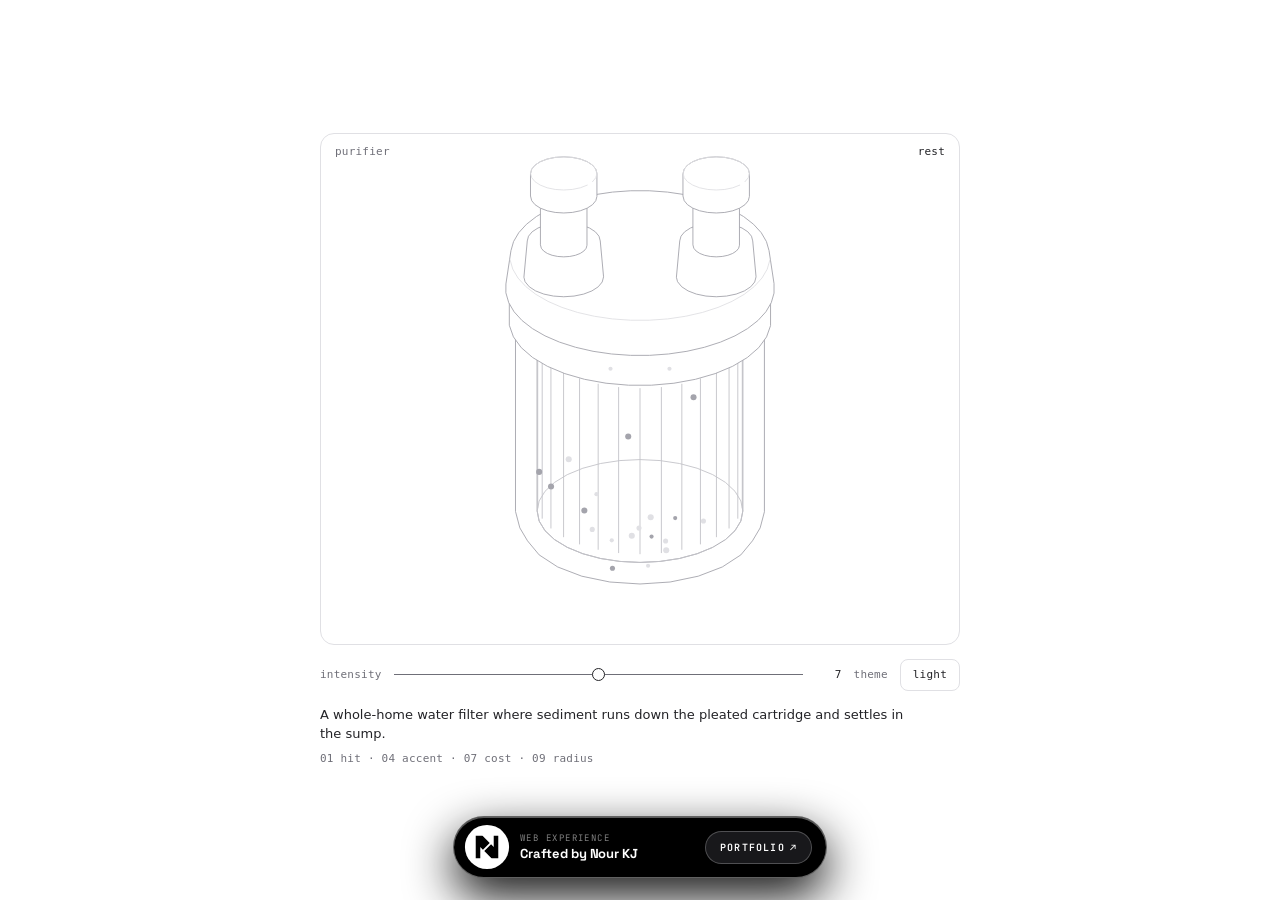
<file: hairline-purifier.html>
<!doctype html>
<html lang="en">
<head>
<meta charset="utf-8">
<meta name="viewport" content="width=device-width, initial-scale=1">
<title>Hairline figure</title>
<link rel="icon" href="data:,">
<style>
  :root { color-scheme: light; --ground: #ffffff; --ink: #232327; --muted: #6f6f78; --line: #e0e0e4; }
  @media (prefers-color-scheme: dark) {
    :root:not([data-theme="light"]) { color-scheme: dark; --ground: #08090a; --ink: #d0d6e0; --muted: #8a8c95; --line: #29292d; }
  }
  :root[data-theme="dark"] { color-scheme: dark; --ground: #08090a; --ink: #d0d6e0; --muted: #8a8c95; --line: #29292d; }
  :root[data-theme="light"] { color-scheme: light; }
  * { box-sizing: border-box; }
  body {
    margin: 0; min-height: 100vh; display: grid; place-items: center; padding: 24px 16px;
    background: var(--ground); color: var(--ink);
    font: 13px/1.5 ui-sans-serif, system-ui, -apple-system, "Segoe UI", sans-serif; -webkit-font-smoothing: antialiased;
  }
  main { width: 100%; max-width: 640px; }
  .plate { position: relative; border: 1px solid var(--line); border-radius: 14px; overflow: hidden; }
  .tag, .label, output, button { font: 11px/1 ui-monospace, SFMono-Regular, Menlo, Consolas, monospace; letter-spacing: 0.02em; }
  .tag { position: absolute; top: 12px; z-index: 1; color: var(--muted); pointer-events: none; }
  #name { left: 14px; }
  #read { right: 14px; color: var(--ink); font-variant-numeric: tabular-nums; }
  .controls { display: flex; flex-wrap: wrap; align-items: center; gap: 4px 12px; margin-top: 14px; }
  .label { color: var(--muted); }
  input[type="range"] {
    flex: 1 1 96px; min-width: 0; height: 32px; margin: 0; background: transparent; cursor: pointer;
    -webkit-appearance: none; appearance: none;
  }
  input[type="range"]::-webkit-slider-runnable-track { height: 1px; background: var(--muted); }
  input[type="range"]::-webkit-slider-thumb {
    -webkit-appearance: none; width: 13px; height: 13px; margin-top: -6px; border-radius: 50%;
    border: 1px solid var(--ink); background: var(--ground);
  }
  input[type="range"]::-moz-range-track { height: 1px; background: var(--muted); }
  input[type="range"]::-moz-range-thumb { width: 11px; height: 11px; border-radius: 50%; border: 1px solid var(--ink); background: var(--ground); }
  input[type="range"]:focus-visible, button:focus-visible { outline: 1.5px solid var(--ink); outline-offset: 2px; }
  output { min-width: 4ch; text-align: right; font-variant-numeric: tabular-nums; }
  button {
    height: 32px; padding: 0 12px; border: 1px solid var(--line); border-radius: 8px;
    background: transparent; color: var(--ink); cursor: pointer;
  }
  #means { margin: 14px 0 0; text-wrap: pretty; }
  #rules { margin: 6px 0 0; line-height: 1.6; }
  #error { margin: 12px 0 0; padding-left: 10px; border-left: 1px solid var(--ink); }
</style>
</head>
<body>
<main>
  <div class="plate">
    <span class="tag" id="name"></span>
    <span class="tag" id="read"></span>
    <div id="stage"></div>
  </div>
  <div class="controls">
    <label class="label" for="intensity">intensity</label>
    <input id="intensity" type="range" min="0" max="1" step="0.01" value="0.5">
    <output id="value" for="intensity"></output>
    <span class="label">theme</span>
    <button id="theme" type="button" aria-label="Switch between the light and the dark theme"></button>
  </div>
  <p id="means"></p>
  <p id="rules" class="label"></p>
  <p id="error" role="alert" hidden></p>
</main>
<script id="hl-kernel">
/* hairline kernel sha256:8e2abcbdf63c7755195ee942c39e9c8ea6a539d1147e986dd1c153559121f075 */
/*
 * HL: everything a figure may call. Read this index; the code under it is the
 * package's src/core, unchanged, and a figure should not need to read it.
 *
 * Every figure is drawn in a 400 × 320 viewBox. World space is x/y on the
 * ground and z up. Plates are filled with the ground colour and painted back
 * to front, so a nearer one covers a farther one: append in that order. At
 * the default camera, Cam(45, 0.5, S), +x runs down to the right and +y down
 * to the left, so the corner with the largest x and y is nearest the viewer:
 * append by ascending x + y, from the far corner (smallest x and y) to it.
 *
 * Camera
 *   Cam(azDeg, k, S)                       a camera: azimuth in degrees, k = sin(elevation) (0.5 is the 2:1 view), S = scale
 *   fit(C, points, cx, cy)                 centres the box of [x, y, z] points on (cx, cy); call it once, before proj
 *                                          it only centres, it never scales: choose S by trying values, with the most extreme pose in points.
 *                                          The six figures use S 1.42 to 2.12; the boxes they fit come out 230 to 310 wide and 180 to 245 tall
 *   proj(C)                                returns P(x, y, z), which gives [sx, sy]
 *   unproj(C, sx, sy, z)                   the world [x, y] under a screen point, on the plane at height z
 *   facing(C)                              returns front(sample): whether a ring sample faces the camera
 * Rounded solids
 *   rrect(u0, v0, u1, v1, r, n)            a rounded rectangle, as a ring of samples {u, v, nu, nv}
 *   circ(R, n)                             a circle, as a ring
 *   rings(x0, y0, x1, y1, r, b)            [ring, inner]: a rounded footprint and its crease ring, inset by b
 *                                          r, the corner radius, is cut to half the shorter side. b, the crease's inset in world units
 *                                          (0.6 to 2.2 in the figures), must stay under half the shorter side or the crease turns inside out
 *   prism(P, front, ring, inner, z0, z1)   {sil, crease}: a solid standing from z0 to z1, as two path strings
 *   ringAt(P, ring, z)                     the ring's points, projected at height z
 *   run(ring, keep)                        the one cyclic run of samples that pass keep
 *   hull(points)                           the convex hull of screen points
 *   extremes(P, ring)                      [left, right, nearest] samples: where dashed drops fall from
 *   fillet(points, radii, n)               rounds every vertex of a closed polygon; returns the new points
 *                                          radii is an array, one radius per vertex, each cut to half its shorter edge; a single number gives NaN.
 *                                          n is the steps round each corner, default 4: each vertex becomes n + 1 points
 *   ghost(P, front, ring, z0, depth)       a reflection's path {d, y0, y1}; reflect() draws it for you
 * Paths and numbers
 *   poly(points)                           a closed path string
 *   open(points)                           an open polyline string
 *   seg(a, b)                              one segment between two screen points [sx, sy], as its own subpath; project world points with P first
 *   clamp(v, a, b)
 *   lerp(a, b, t)
 *   rad(deg)
 *   r2(n)                                  two decimals
 * The continuous clock: one spring per moving number
 *   spring(x, opts)                        at rest on x; write .t to retarget; opts {k, c, m, eps}, default k 100, c 18, m 1
 *   stepS(sp, dt)                          advances by dt seconds; returns whether it is still moving
 * The discrete clock: a 700ms tween on (.32, .72, 0, 1)
 *   tween(v, dur)                          at rest on v; dur defaults to 700 (ms)
 *   tset(tw, to, now, delay)               retargets from where it is, after delay ms: the stagger
 *                                          the same target again does nothing, so calling it on every pointer move is safe
 *   tval(tw, now)                          its value at now
 *   tdone(tw, now)                         whether it has landed
 *   bezier(x1, y1, x2, y2)                 a CSS cubic-bezier, as a function of progress
 *   EASE_LIFT                              the lift curve itself
 *   reducedMotion()                        true when the reader asked for less motion; springs and tweens already land at once
 *   setReducedMotion(on)                   the loop's business, not a figure's
 * Drawing
 *   mk(tag, attrs, parent)                 one svg element: the only way a figure makes a node
 *   solid(parent)                          {g, sil, cr}: a group holding a silhouette path and a crease path
 *   put(solid, paths)                      writes prism()'s {sil, crease} into solid()'s {sil, cr}: sil into sil, crease into cr
 *   flatDot(parent, C, r, cls)             a dot lying on the ground plane; cls is "dot", "dot m" or "dot off"
 *   place(el, point)                       moves a dot or a circle to [sx, sy]
 *   reflect(svg, parent, P, front, ring, z0, depth)   a fading mirror under a solid
 *   fade(svg, y0, y1, a0)                  a vertical fade, as a mask; returns the value for a mask attribute
 * Life
 *   register(stage, tick)                  joins the one frame loop; tick(dt in seconds, now in ms) returns true to ask for another frame; gives {wake, unregister}
 *   pointer(stage, handlers)               {move(point), down(point), leave()}, points in viewBox units; returns its disposer
 *   disposer()                             {add, on, dispose}: collects tear-down, so destroy is bag.dispose
 * The bench's business, not a figure's
 *   css(lightDark)
 *   inject(root)
 *
 * Classes, on path, polygon, ellipse and line. They are the whole palette; a
 * figure sets no colour, width or fill of its own.
 *     (none)   filled with the ground colour, medium stroke
 *     sil      the silhouette's stroke        hi    the bright stroke: the only highlight
 *     lo       the dim stroke                 nf    no fill        fo   fill only, no stroke
 *     dash     a dashed guide
 *     dot      a bright dot                   dot m   a medium dot     dot off   a dim dot
 */
var HL = (() => {
  var __defProp = Object.defineProperty;
  var __getOwnPropDesc = Object.getOwnPropertyDescriptor;
  var __getOwnPropNames = Object.getOwnPropertyNames;
  var __hasOwnProp = Object.prototype.hasOwnProperty;
  var __export = (target, all) => {
    for (var name in all)
      __defProp(target, name, { get: all[name], enumerable: true });
  };
  var __copyProps = (to, from, except, desc) => {
    if (from && typeof from === "object" || typeof from === "function") {
      for (let key of __getOwnPropNames(from))
        if (!__hasOwnProp.call(to, key) && key !== except)
          __defProp(to, key, { get: () => from[key], enumerable: !(desc = __getOwnPropDesc(from, key)) || desc.enumerable });
    }
    return to;
  };
  var __toCommonJS = (mod) => __copyProps(__defProp({}, "__esModule", { value: true }), mod);

  // packages/hairline/src/core/kernel.ts
  var kernel_exports = {};
  __export(kernel_exports, {
    Cam: () => Cam,
    EASE_LIFT: () => EASE_LIFT,
    bezier: () => bezier,
    circ: () => circ,
    clamp: () => clamp,
    css: () => css,
    disposer: () => disposer,
    extremes: () => extremes,
    facing: () => facing,
    fade: () => fade,
    fillet: () => fillet,
    fit: () => fit,
    flatDot: () => flatDot,
    ghost: () => ghost,
    hull: () => hull,
    inject: () => inject,
    lerp: () => lerp,
    mk: () => mk,
    open: () => open,
    place: () => place,
    pointer: () => pointer,
    poly: () => poly,
    prism: () => prism,
    proj: () => proj,
    put: () => put,
    r2: () => r2,
    rad: () => rad,
    reducedMotion: () => reducedMotion,
    reflect: () => reflect,
    register: () => register,
    ringAt: () => ringAt,
    rings: () => rings,
    rrect: () => rrect,
    run: () => run,
    seg: () => seg,
    setReducedMotion: () => setReducedMotion,
    solid: () => solid,
    spring: () => spring,
    stepS: () => stepS,
    tdone: () => tdone,
    tset: () => tset,
    tval: () => tval,
    tween: () => tween,
    unproj: () => unproj
  });

  // packages/hairline/src/core/iso.ts
  var clamp = (v, a, b) => Math.max(a, Math.min(b, v));
  var lerp = (a, b, t) => a + (b - a) * t;
  var rad = (d) => d * Math.PI / 180;
  var r2 = (n) => Math.round(n * 100) / 100;
  var poly = (pts) => "M" + pts.map((p) => r2(p[0]) + " " + r2(p[1])).join("L") + "Z";
  var seg = (a, b) => `M${r2(a[0])} ${r2(a[1])}L${r2(b[0])} ${r2(b[1])}`;
  var open = (pts) => pts.length < 2 ? "" : "M" + pts.map((p) => r2(p[0]) + " " + r2(p[1])).join("L");
  var Cam = (azDeg, k, S) => ({ az: rad(azDeg), k, S, ox: 0, oy: 0 });
  function proj(C) {
    const c = Math.cos(C.az), s = Math.sin(C.az), zf = Math.sqrt(1 - C.k * C.k);
    return (x, y, z) => {
      const X = x * c - y * s, Y = x * s + y * c;
      return [C.ox + C.S * X, C.oy + C.S * (Y * C.k - z * zf)];
    };
  }
  function unproj(C, sx, sy, z) {
    const c = Math.cos(C.az), s = Math.sin(C.az), zf = Math.sqrt(1 - C.k * C.k);
    const X = (sx - C.ox) / C.S, Y = ((sy - C.oy) / C.S + z * zf) / C.k;
    return [X * c + Y * s, -X * s + Y * c];
  }
  function fit(C, pts, cx, cy) {
    C.ox = 0;
    C.oy = 0;
    const P = proj(C);
    let a = 1e9, b = -1e9, c = 1e9, d = -1e9;
    for (const p of pts) {
      const q = P(p[0], p[1], p[2]);
      a = Math.min(a, q[0]);
      b = Math.max(b, q[0]);
      c = Math.min(c, q[1]);
      d = Math.max(d, q[1]);
    }
    C.ox = cx - (a + b) / 2;
    C.oy = cy - (c + d) / 2;
  }
  function rrect(u0, v0, u1, v1, r, n = 4) {
    r = Math.max(0, Math.min(r, (u1 - u0) / 2, (v1 - v0) / 2));
    const out = [];
    for (const [cu, cv, a0] of [[u1 - r, v1 - r, 0], [u0 + r, v1 - r, 90], [u0 + r, v0 + r, 180], [u1 - r, v0 + r, 270]])
      for (let k = 0; k <= n; k++) {
        const a = rad(a0 + 90 * k / n), ca = Math.cos(a), sa = Math.sin(a);
        out.push({ u: cu + r * ca, v: cv + r * sa, nu: ca, nv: sa });
      }
    return out;
  }
  function circ(R, n = 96) {
    const out = [];
    for (let k = 0; k < n; k++) {
      const a = k / n * Math.PI * 2, ca = Math.cos(a), sa = Math.sin(a);
      out.push({ u: R * ca, v: R * sa, nu: ca, nv: sa });
    }
    return out;
  }
  function hull(input) {
    const pts = input.slice().sort((a, b) => a[0] - b[0] || a[1] - b[1]);
    const x = (o, a, b) => (a[0] - o[0]) * (b[1] - o[1]) - (a[1] - o[1]) * (b[0] - o[0]);
    const lo = [], up = [];
    for (const p of pts) {
      while (lo.length > 1 && x(lo[lo.length - 2], lo[lo.length - 1], p) <= 0) lo.pop();
      lo.push(p);
    }
    for (let i = pts.length - 1; i >= 0; i--) {
      const p = pts[i];
      while (up.length > 1 && x(up[up.length - 2], up[up.length - 1], p) <= 0) up.pop();
      up.push(p);
    }
    lo.pop();
    up.pop();
    return lo.concat(up);
  }
  var ringAt = (P, ring, z) => ring.map((q) => P(q.u, q.v, z));
  var facing = (C) => {
    const s = Math.sin(C.az), c = Math.cos(C.az);
    return (q) => q.nu * s + q.nv * c >= -1e-6;
  };
  function run(ring, keep) {
    const n = ring.length;
    let s = -1;
    for (let i = 0; i < n; i++) if (keep(ring[i]) && !keep(ring[(i + n - 1) % n])) {
      s = i;
      break;
    }
    if (s < 0) return keep(ring[0]) ? ring.slice() : [];
    const out = [];
    for (let k = 0; k < n && keep(ring[(s + k) % n]); k++) out.push(ring[(s + k) % n]);
    return out;
  }
  function prism(P, front, ring, inner, z0, z1) {
    return {
      sil: poly(hull(ringAt(P, ring, z1).concat(ringAt(P, ring, z0)))),
      crease: inner ? open(ringAt(P, run(inner, front), z1)) : ""
    };
  }
  var rings = (x0, y0, x1, y1, r, b) => [
    rrect(x0, y0, x1, y1, r),
    rrect(x0 + b, y0 + b, x1 - b, y1 - b, Math.max(0.3, r - b))
  ];
  function extremes(P, ring) {
    const pr = ring.map((q) => P(q.u, q.v, 0));
    let a = 0, b = 0, c = 0;
    pr.forEach((p, k) => {
      if (p[0] < pr[a][0]) a = k;
      if (p[0] > pr[b][0]) b = k;
      if (p[1] > pr[c][1]) c = k;
    });
    return [ring[a], ring[b], ring[c]];
  }
  function fillet(pts, rs, n = 4) {
    const m = pts.length, out = [];
    for (let i = 0; i < m; i++) {
      const a = pts[(i + m - 1) % m], p = pts[i], b = pts[(i + 1) % m];
      const la = Math.hypot(a[0] - p[0], a[1] - p[1]), lb = Math.hypot(b[0] - p[0], b[1] - p[1]);
      const t = Math.min(rs[i], la / 2, lb / 2);
      const p1 = [p[0] + (a[0] - p[0]) / la * t, p[1] + (a[1] - p[1]) / la * t];
      const p2 = [p[0] + (b[0] - p[0]) / lb * t, p[1] + (b[1] - p[1]) / lb * t];
      for (let k = 0; k <= n; k++) {
        const s = k / n, w = 1 - s;
        out.push([w * w * p1[0] + 2 * w * s * p[0] + s * s * p2[0], w * w * p1[1] + 2 * w * s * p[1] + s * s * p2[1]]);
      }
    }
    return out;
  }
  function ghost(P, front, ring, z0, depth) {
    const f = run(ring, front), lowP = ringAt(P, f, z0 - depth);
    return {
      d: open(lowP) + [f[0], f[f.length - 1]].map((q) => seg(P(q.u, q.v, z0), P(q.u, q.v, z0 - depth))).join(""),
      y0: Math.min(...ringAt(P, f, z0).map((p) => p[1])),
      y1: Math.max(...lowP.map((p) => p[1])) + 2
    };
  }

  // packages/hairline/src/core/motion.ts
  var reduced = false;
  var setReducedMotion = (on) => {
    reduced = on;
  };
  var reducedMotion = () => reduced;
  function spring(x, o = {}) {
    return { x, v: 0, t: x, k: o.k ?? 100, c: o.c ?? 18, m: o.m ?? 1, eps: o.eps ?? 0.01 };
  }
  function stepS(sp, dt) {
    if (reduced) {
      sp.x = sp.t;
      sp.v = 0;
      return false;
    }
    const n = Math.max(1, Math.ceil(dt * 240)), h = dt / n;
    for (let i = 0; i < n; i++) {
      const a = (-sp.k * (sp.x - sp.t) - sp.c * sp.v) / sp.m;
      sp.v += a * h;
      sp.x += sp.v * h;
    }
    if (Math.abs(sp.x - sp.t) < sp.eps && Math.abs(sp.v) < sp.eps * 10) {
      sp.x = sp.t;
      sp.v = 0;
      return false;
    }
    return true;
  }
  function bezier(x1, y1, x2, y2) {
    const cx = 3 * x1, bx = 3 * (x2 - x1) - cx, ax = 1 - cx - bx;
    const cy = 3 * y1, by = 3 * (y2 - y1) - cy, ay = 1 - cy - by;
    const X = (u) => ((ax * u + bx) * u + cx) * u;
    const Y = (u) => ((ay * u + by) * u + cy) * u;
    const dX = (u) => (3 * ax * u + 2 * bx) * u + cx;
    return (t) => {
      if (t <= 0) return 0;
      if (t >= 1) return 1;
      let u = t;
      for (let i = 0; i < 8; i++) {
        const e = X(u) - t;
        if (Math.abs(e) < 1e-5) break;
        const d = dX(u);
        if (Math.abs(d) < 1e-6) break;
        u -= e / d;
      }
      if (!(u >= 0 && u <= 1) || Math.abs(X(u) - t) > 1e-4) {
        let lo = 0, hi = 1;
        u = t;
        for (let i = 0; i < 24; i++) {
          if (X(u) < t) lo = u;
          else hi = u;
          u = (lo + hi) / 2;
        }
      }
      return Y(u);
    };
  }
  var EASE_LIFT = bezier(0.32, 0.72, 0, 1);
  var tween = (v, dur = 700) => ({ from: v, to: v, t0: -1e9, dur });
  var tval = (tw, now) => {
    const p = clamp((now - tw.t0) / tw.dur, 0, 1);
    return tw.from + (tw.to - tw.from) * (reduced ? 1 : EASE_LIFT(p));
  };
  var tset = (tw, to, now, delay) => {
    if (tw.to === to) return;
    tw.from = tval(tw, now);
    tw.to = to;
    tw.t0 = now + delay;
  };
  var tdone = (tw, now) => reduced || now >= tw.t0 + tw.dur;

  // packages/hairline/src/core/stage.ts
  var NS = "http://www.w3.org/2000/svg";
  function mk(tag, attrs, parent) {
    const e = document.createElementNS(NS, tag);
    if (attrs) for (const k in attrs) e.setAttribute(k, String(attrs[k]));
    if (parent) parent.appendChild(e);
    return e;
  }
  function solid(parent) {
    const g = mk("g", {}, parent);
    return { g, sil: mk("path", { class: "sil" }, g), cr: mk("path", { class: "nf lo" }, g) };
  }
  var put = (el, s) => {
    el.sil.setAttribute("d", s.sil);
    el.cr.setAttribute("d", s.crease);
  };
  var flatDot = (parent, C, r, cls) => mk("ellipse", { rx: r2(r * C.S), ry: r2(r * C.S * C.k), class: cls }, parent);
  var place = (el, q) => {
    el.setAttribute("cx", String(r2(q[0])));
    el.setAttribute("cy", String(r2(q[1])));
  };
  var fid = 0;
  function fade(svg, y0, y1, a0 = 0.7) {
    const id = "hl-fd" + ++fid, defs = mk("defs", {}, svg);
    const lg = mk("linearGradient", { id: id + "g", gradientUnits: "userSpaceOnUse", x1: 0, y1: r2(y0), x2: 0, y2: r2(y1) }, defs);
    mk("stop", { offset: 0, "stop-color": "#fff", "stop-opacity": a0 }, lg);
    mk("stop", { offset: 1, "stop-color": "#fff", "stop-opacity": 0 }, lg);
    const m = mk("mask", { id, maskUnits: "userSpaceOnUse", x: 0, y: 0, width: 400, height: 320 }, defs);
    mk("rect", { x: 0, y: 0, width: 400, height: 320, fill: `url(#${id}g)` }, m);
    return `url(#${id})`;
  }
  function reflect(svg, parent, P, front, ring, z0, depth) {
    const r = ghost(P, front, ring, z0, depth);
    const gh = mk("g", { class: "ghost", mask: fade(svg, r.y0, r.y1) }, parent);
    mk("path", { d: r.d }, gh);
  }
  var boards = [];
  var byStage = /* @__PURE__ */ new Map();
  var raf = 0;
  var last = 0;
  var io = null;
  var rm = null;
  function frame(now) {
    const dt = Math.min(0.05, Math.max(0, (now - last) / 1e3));
    last = now;
    let any = false;
    for (const b of boards.slice()) if (b.vis && b.awake) {
      b.awake = !!b.tick(dt, now);
      any = any || b.awake;
    }
    raf = any ? requestAnimationFrame(frame) : 0;
  }
  function wake(b) {
    b.awake = true;
    if (!raf) {
      last = performance.now();
      raf = requestAnimationFrame(frame);
    }
  }
  var onMotion = () => {
    setReducedMotion(!!rm?.matches);
    boards.forEach(wake);
  };
  function start() {
    if (io) return;
    io = new IntersectionObserver((es) => {
      for (const e of es) {
        const b = byStage.get(e.target);
        if (!b) continue;
        b.vis = e.isIntersecting;
        if (b.vis) wake(b);
      }
    }, { rootMargin: "80px" });
    rm = matchMedia("(prefers-reduced-motion: reduce)");
    setReducedMotion(rm.matches);
    rm.addEventListener("change", onMotion);
  }
  function stop() {
    if (raf) cancelAnimationFrame(raf);
    raf = 0;
    io?.disconnect();
    io = null;
    rm?.removeEventListener("change", onMotion);
    rm = null;
  }
  function register(stage, tick) {
    start();
    const b = { stage, tick, vis: false, awake: true };
    boards.push(b);
    byStage.set(stage, b);
    io.observe(stage);
    tick(0, performance.now());
    let gone = false;
    return {
      wake: () => {
        if (!gone) wake(b);
      },
      unregister: () => {
        if (gone) return;
        gone = true;
        boards = boards.filter((x) => x !== b);
        if (byStage.get(stage) === b) {
          byStage.delete(stage);
          io?.unobserve(stage);
        }
        if (!boards.length) stop();
      }
    };
  }
  function pointer(stage, on) {
    let tm = 0;
    const pt = (e) => {
      const r = stage.getBoundingClientRect();
      return [(e.clientX - r.left) / r.width * 400, (e.clientY - r.top) / r.height * 320];
    };
    const move = (e) => {
      clearTimeout(tm);
      on.move(pt(e), e);
    };
    const down = (e) => {
      clearTimeout(tm);
      if (e.pointerType !== "mouse") stage.releasePointerCapture?.(e.pointerId);
      if (on.down) on.down(pt(e), e);
      else on.move(pt(e), e);
    };
    const leave = (e) => {
      clearTimeout(tm);
      tm = window.setTimeout(() => on.leave(e), e.pointerType === "mouse" ? 0 : 1400);
    };
    stage.addEventListener("pointermove", move);
    stage.addEventListener("pointerdown", down);
    stage.addEventListener("pointerleave", leave);
    return () => {
      clearTimeout(tm);
      stage.removeEventListener("pointermove", move);
      stage.removeEventListener("pointerdown", down);
      stage.removeEventListener("pointerleave", leave);
    };
  }
  function disposer() {
    let fns = [];
    return {
      add: (fn) => {
        fns.push(fn);
      },
      on: (target, type, fn, opts) => {
        const h = fn;
        target.addEventListener(type, h, opts);
        fns.push(() => target.removeEventListener(type, h, opts));
      },
      dispose: () => {
        const run2 = fns;
        fns = [];
        for (let i = run2.length - 1; i >= 0; i--) run2[i]();
      }
    };
  }

  // packages/hairline/src/core/styles.ts
  var LIGHT = { plate: "#ffffff", hi: "#232327", edge: "#a4a4ac", mid: "#c3c3c9", lo: "#e0e0e4" };
  var DARK = { plate: "#08090a", hi: "#d0d6e0", edge: "#5b5d64", mid: "#3e3e44", lo: "#29292d" };
  var KEYS = ["plate", "hi", "edge", "mid", "lo"];
  var vars = (p) => KEYS.map((k) => `--hl-${k}:var(--hairline-${k},${p[k]});`).join("");
  var EASE = "cubic-bezier(0.5,0,0.1,1)";
  var SVG = ":where([data-hairline]>svg)";
  function css(lightDark) {
    const both = Object.fromEntries(KEYS.map((k) => [k, `light-dark(${LIGHT[k]},${DARK[k]})`]));
    return [
      // the box, and the palette: light unless something below says otherwise
      `:where([data-hairline]){display:block;position:relative;aspect-ratio:5/4;touch-action:pan-y;user-select:none;-webkit-user-select:none;--hl-sw:var(--hairline-stroke,0.9);${vars(LIGHT)}}`,
      // the page's color-scheme
      lightDark ? `:where([data-hairline]){${vars(both)}}` : "",
      // an ancestor that says dark
      `:where(.dark,[data-theme="dark"]) :where([data-hairline]){${vars(DARK)}}`,
      // the figure's own theme option
      `:where([data-hairline][data-hairline-theme="light"]){${vars(LIGHT)}}`,
      `:where([data-hairline][data-hairline-theme="dark"]){${vars(DARK)}}`,
      `:where([data-hairline]:focus-visible){outline:1.5px solid var(--hl-hi);outline-offset:2px}`,
      `${SVG}{position:absolute;inset:0;width:100%;height:100%;display:block}`,
      // Riffle's live region: read, not seen
      `:where([data-hairline]>[data-hairline-live]){position:absolute;width:1px;height:1px;margin:-1px;padding:0;border:0;overflow:hidden;clip-path:inset(50%);white-space:nowrap}`,
      // the drawing: plates are filled with the plate colour and painted back to front
      `${SVG} :where(path,polygon,ellipse,line){fill:var(--hl-plate);stroke:var(--hl-mid);stroke-width:var(--hl-sw);vector-effect:non-scaling-stroke;stroke-linejoin:round;stroke-linecap:round;transition:stroke 260ms ${EASE}}`,
      `${SVG} :where(.nf){fill:none}`,
      `${SVG} :where(.fo){stroke:none}`,
      `${SVG} :where(.sil){stroke:var(--hl-edge)}`,
      `${SVG} :where(.hi){stroke:var(--hl-hi)}`,
      `${SVG} :where(.lo){stroke:var(--hl-lo)}`,
      `${SVG} :where(.dash){stroke-dasharray:1 3}`,
      `${SVG} :where(.dot){stroke:none;fill:var(--hl-hi);transition:fill 260ms ${EASE}}`,
      `${SVG} :where(.dot.m){fill:var(--hl-edge)}`,
      `${SVG} :where(.dot.off){fill:var(--hl-lo)}`,
      `${SVG} :where(.ghost path){fill:none;stroke:var(--hl-mid)}`
    ].join("");
  }
  var done = /* @__PURE__ */ new WeakSet();
  function inject(root) {
    if (done.has(root)) return;
    done.add(root);
    const doc = root.nodeType === 9 ? root : root.ownerDocument;
    const win = doc.defaultView;
    const text = css(!!win?.CSS?.supports?.("color", "light-dark(#000,#fff)"));
    if (win && "adoptedStyleSheets" in root) {
      try {
        const sheet = new win.CSSStyleSheet();
        sheet.replaceSync(text);
        root.adoptedStyleSheets = [...root.adoptedStyleSheets, sheet];
        return;
      } catch {
      }
    }
    const style = doc.createElement("style");
    style.setAttribute("data-hairline-style", "");
    style.textContent = text;
    (root.nodeType === 9 ? doc.head ?? doc.documentElement : root).appendChild(style);
  }
  return __toCommonJS(kernel_exports);
})();
/* /hairline kernel */
</script>
<script id="hl-bench">
/*
 * The bench: the page a figure is shown on. It makes the host and the svg the
 * way the package's mount does, hands them to the figure, and owns everything
 * around it: the read-out, the slider, the theme, the line under the stage.
 */
(() => {
  const RULES = ["hit", "order", "reach", "accent", "rest", "honesty", "cost", "clock", "radius", "quiet"];
  const $ = (id) => document.getElementById(id);
  const root = document.documentElement, params = new URLSearchParams(location.search);

  /* the theme: the system's until the switch is pressed, then the switch's */
  const dark = () => (root.dataset.theme ? root.dataset.theme === "dark" : matchMedia("(prefers-color-scheme: dark)").matches);
  const label = () => { $("theme").textContent = dark() ? "dark" : "light"; };
  $("theme").addEventListener("click", () => { root.dataset.theme = dark() ? "light" : "dark"; label(); });
  /* ?theme=light or ?theme=dark wins over the system's, as pressing the switch does */
  if (["light", "dark"].includes(params.get("theme"))) root.dataset.theme = params.get("theme");
  label();

  /* ?intensity=0 sets the slider before the figure mounts, for a look at either end */
  const i = (params.get("intensity") || "").trim();
  if (i && Number.isFinite(Number(i))) $("intensity").value = String(Math.min(1, Math.max(0, Number(i))));

  /* ?w=240 narrows the page, for a look at the size of a thumbnail */
  const w = Number(params.get("w"));
  if (w > 0) document.querySelector("main").style.maxWidth = w + "px";

  /* a figure that fails says so under the stage, instead of leaving an empty plate */
  addEventListener("error", (e) => {
    $("error").hidden = false;
    $("error").textContent = String((e.error && e.error.message) || e.message);
  });

  let mounted = false;
  window.hairline = (figure) => {
    if (mounted) throw new Error("hairline: one figure per page.");
    mounted = true;
    const stage = $("stage"), slider = $("intensity");

    /* intensity to the figure's own number: two straight lines that meet at 0.5, as in the package */
    const [lo, mid, hi] = figure.range;
    const at = (i) => Math.round((i <= 0.5 ? lo + (i / 0.5) * (mid - lo) : mid + ((i - 0.5) / 0.5) * (hi - mid)) * 1000) / 1000;

    HL.inject(document);
    stage.setAttribute("data-hairline", figure.name);
    stage.setAttribute("role", "img");
    stage.setAttribute("aria-label", figure.means);
    const svg = HL.mk("svg", { viewBox: "0 0 400 320", "aria-hidden": "true" }, stage);

    let text = null;
    const read = {
      get textContent() { return text; },
      set textContent(value) { text = value == null ? "" : String(value); $("read").textContent = text; },
    };

    document.title = "Hairline · " + figure.name;
    $("name").textContent = figure.name;
    $("means").textContent = figure.means;
    $("rules").textContent = figure.rules.map((n) => String(n).padStart(2, "0") + " " + RULES[n - 1]).join(" · ");
    const show = () => { $("value").textContent = String(at(Number(slider.value))); };
    show();

    const handle = figure.mount({ stage, svg, read }, at(Number(slider.value)));
    if (text === null) read.textContent = "rest";
    slider.addEventListener("input", () => { show(); handle.set(at(Number(slider.value))); });
    window.hairline.figure = handle;

    /* ?at=200,160 holds the pointer at a viewBox point, for a picture of the answer without a mouse */
    const p = (params.get("at") || "").split(",").map(Number);
    if (p.length === 2 && p.every(Number.isFinite)) {
      const r = stage.getBoundingClientRect();
      stage.dispatchEvent(new PointerEvent("pointermove", {
        pointerType: "mouse", pointerId: 1, bubbles: true,
        clientX: r.left + (p[0] / 400) * r.width, clientY: r.top + (p[1] / 320) * r.height,
      }));
    }
  };
})();
</script>
<script type="module" id="hl-figure">
/**
 * Sump: a whole-home filter under its brass head. Two risers bring the water
 * into the head; sediment falls through the clear bowl onto the pleated
 * cartridge and settles into the mound on the floor. The pointer names the
 * part it is over; over the sump it slows the fall so one grain can be read.
 */
const {
  Cam, circ, clamp, facing, fit, hull, lerp, mk, open, place, pointer, poly, proj,
  prism, put, rad, register, ringAt, run, seg, solid, spring, stepS, disposer,
} = HL;

const A = rad(45), CA = Math.cos(A), SA = Math.sin(A);
const R = 15, ZB = 9, ZK = 12, ZT = 44;
const CR = 12.4, CZ0 = 13, CZ1 = 38;
const BR = 15.8, BZ0 = 39.6, BZ1 = 43.8;
const RX = 6.5, RR = 2.8, RZ = 60;
const NG = 6, GZ0 = 42, GZ1 = 12.6, GR = 12.8;

function mount({ stage, svg, read }, value) {
  const bag = disposer();
  let dur = clamp(value, 3, 14), act = -2;
  const rate = spring(1), lift = spring(0), drop = spring(0);

  const C = Cam(45, 0.5, 5.2);
  fit(C, [[-RX - RR, -RR, RZ], [RX + RR, RR, RZ], [0, 0, RZ], [0, 0, ZB], [R, R, ZB], [-R, -R, ZB]], 200, 156);
  const P = proj(C), front = facing(C);
  const g = mk("g", {}, svg);

  const disc = (x, y, r, n = 32) => circ(r, n).map((q) => ({ u: q.u + x, v: q.v + y, nu: q.nu, nv: q.nv }));
  const radAt = (z) => z >= ZK ? R : R * Math.sqrt(Math.max(0, 1 - ((ZK - z) / (ZK - ZB)) ** 2));
  const floor = (r) => ZK - (ZK - ZB) * Math.sqrt(Math.max(0, 1 - (r / R) ** 2));
  const rimRing = (z, r, n = 32) => open(ringAt(P, disc(0, 0, r, n), z));

  // The clear bowl: whole rings through its profile, so the near side of the
  // base draws as an ellipse and not as a cone. A second, inset shell draws
  // the wall.
  function shell() {
    const q = [];
    for (let k = 0; k <= 18; k++) {
      const z = lerp(ZB, ZT, k / 18);
      q.push(...ringAt(P, disc(0, 0, radAt(z), 24), z));
    }
    return poly(hull(q));
  }

  // Cartridge: silhouette, the rim and bore the eye starts on, and its pleats.
  // It rides in [core] so the whole element lifts out over the sump.
  const core = mk('g', {}, g);
  const cart = solid(core);
  put(cart, prism(P, front, disc(0, 0, CR, 32), disc(0, 0, CR - 1.2, 32), CZ0, CZ1));
  const top = mk("path", { class: "nf lo" }, core);
  top.setAttribute("d", rimRing(CZ1, CR) + rimRing(CZ1, 4.2) + rimRing(CZ1 - 2.8, 3.6));
  const low = mk("path", { class: "nf" }, core);
  low.setAttribute("d", rimRing(CZ0, CR));
  const pleats = mk("path", { class: "nf" }, core);
  const pl = [];
  for (let k = 0; k < 15; k++) {
    const a = rad(-39 + k * 12);
    pl.push(seg(P(CR * Math.cos(a), CR * Math.sin(a), CZ0 + 1.2), P(CR * Math.cos(a), CR * Math.sin(a), CZ1 - 0.8)));
  }
  pleats.setAttribute("d", pl.join(""));

  // The bowl and what settles in it.
  const sump = mk("g", {}, g);

  // Grains ride the cartridge's face, drifting round as they go; the mound
  // below is painted over them, so each one disappears as it lands
  const grain = [];
  for (let k = 0; k < NG; k++) grain.push(mk("circle", { r: 1.9, class: k % 3 ? "dot m" : "dot off" }, sump));
  const ph = grain.map((_, k) => k / NG);
  const at = (k) => {
    const t = ph[k], a = rad(-30 + k * 30 + t * 44), r = GR - t * 0.6;
    return P(r * Math.cos(a), r * Math.sin(a), lerp(GZ0, GZ1, t * t * 0.4 + t * 0.6));
  };

  const mound = mk("g", {}, sump);
  const settled = [];
  for (let k = 0; k < 14; k++) {
    const a = rad(-40 + k * 26), rr = 1.4 + (k % 5) * 2.2;
    const d = mk("circle", { r: 1.3 + (k % 3) * 0.3, class: k % 4 ? "dot off" : "dot m" }, mound);
    settled.push(d);
    place(d, P(rr * Math.cos(a), rr * Math.sin(a), floor(rr) + 0.5 + (k % 3) * 0.3));
  }

  // Bowl over its contents, then the clamp that hides a grain at its spawn
  const bowl = mk("path", { class: "nf sil" }, sump);
  bowl.setAttribute("d", shell());

  const band = solid(sump);
  put(band, prism(P, front, disc(0, 0, BR, 36), disc(0, 0, BR - 1, 36), BZ0, BZ1));
  [32, 58].forEach((d) => {
    const a = rad(d), b = mk("circle", { r: 1.3, class: "dot off" }, sump);
    place(b, P(BR * Math.cos(a), BR * Math.sin(a), 41.7));
  });

  // Head: a cap wider than the bowl, flat-topped, over the bowl's rim
  const head = solid(g);
  head.sil.setAttribute("d", poly(hull(ringAt(P, disc(0, 0, 16.2, 44), ZT).concat(ringAt(P, disc(0, 0, 15.6, 44), 48.6)))));
  head.cr.setAttribute("d", open(ringAt(P, run(disc(0, 0, 15.7, 44), front), 48.6)));

  // Two risers on the diagonal, so both stand at one height on screen. Each
  // seats into a hub on the head, so the pipe reads as fitted, not perched.
  const risers = [];
  [-1, 1].forEach((s) => {
    const ring = (r) => disc(s * RX, -s * RX, r, 24);
    const hub = solid(g), pipe = solid(g), nut = solid(g);
    const face = mk("path", { class: "nf lo" }, g);
    hub.sil.setAttribute("d", poly(hull(ringAt(P, ring(4.8), 45.6).concat(ringAt(P, ring(4.4), 50.6)))));
    pipe.sil.setAttribute("d", poly(hull(ringAt(P, ring(RR), 50).concat(ringAt(P, ring(RR), RZ - 3.2)))));
    nut.sil.setAttribute("d", poly(hull(ringAt(P, ring(4), RZ - 3.2).concat(ringAt(P, ring(4), RZ)))));
    face.setAttribute("d", open(ringAt(P, ring(4), RZ)));
    risers.push(hub.sil, pipe.sil, nut.sil, face);
  });

  const base = settled.map((d) => d.getAttribute("class"));
  const B = register(stage, (dt) => {
    stepS(rate, dt);
    stepS(lift, dt);
    stepS(drop, dt);
    sump.setAttribute("transform", `translate(0 ${drop.x.toFixed(2)})`);
    core.setAttribute("transform", `translate(0 ${(-lift.x).toFixed(2)})`);
    const step = (dt * rate.x) / dur;
    for (let k = 0; k < NG; k++) {
      ph[k] = (ph[k] + step) % 1;
      place(grain[k], at(k));
    }
    return true;
  });
  bag.add(B.unregister);

  const parts = [
    { name: "inlet", p: P(-RX, RX, 54), r: 22, hi: [risers[0], risers[1]] },
    { name: "outlet", p: P(RX, -RX, 54), r: 22, hi: [risers[4], risers[5]] },
    { name: "head", p: P(0, 0, 46), r: 34, hi: [head.sil] },
    { name: "sump", p: P(0, 0, 26), r: 48, hi: [bowl] },
  ];

  function pick([sx, sy]) {
    let best = -1, min = 1e9;
    parts.forEach((q, i) => {
      const d = Math.hypot(sx - q.p[0], sy - q.p[1]);
      if (d < q.r && d < min) { min = d; best = i; }
    });
    return best;
  }

  function setActive(a) {
    if (a === act) return;
    act = a;
    parts.forEach((q, i) => q.hi.forEach((s) => s.classList.toggle("hi", i === a)));
    top.setAttribute("class", a < 0 ? "nf hi" : "nf lo");
    settled.forEach((d, i) => d.setAttribute("class", a === 3 ? "dot" : base[i]));
    rate.t = a === 3 ? 0.16 : 1;
    lift.t = a === 3 ? 6 : 0;
    drop.t = a === 3 ? 14 : 0;
    read.textContent = a < 0 ? "rest" : parts[a].name;
    B.wake();
  }

  setActive(-1);
  bag.add(pointer(stage, { move: (p) => setActive(pick(p)), leave: () => setActive(-1) }));
  bag.add(() => svg.replaceChildren());

  return {
    set: (v) => { dur = clamp(v, 3, 14); },
    destroy: bag.dispose,
  };
}

hairline({
  name: "purifier",
  means: "A whole-home water filter where sediment runs down the pleated cartridge and settles in the sump.",
  rules: [1, 4, 7, 9],
  range: [3, 7, 14],
  mount,
});
</script>
  <script src="assets/js/nour-watermark.js" defer></script>
</body>
</html>
</file>
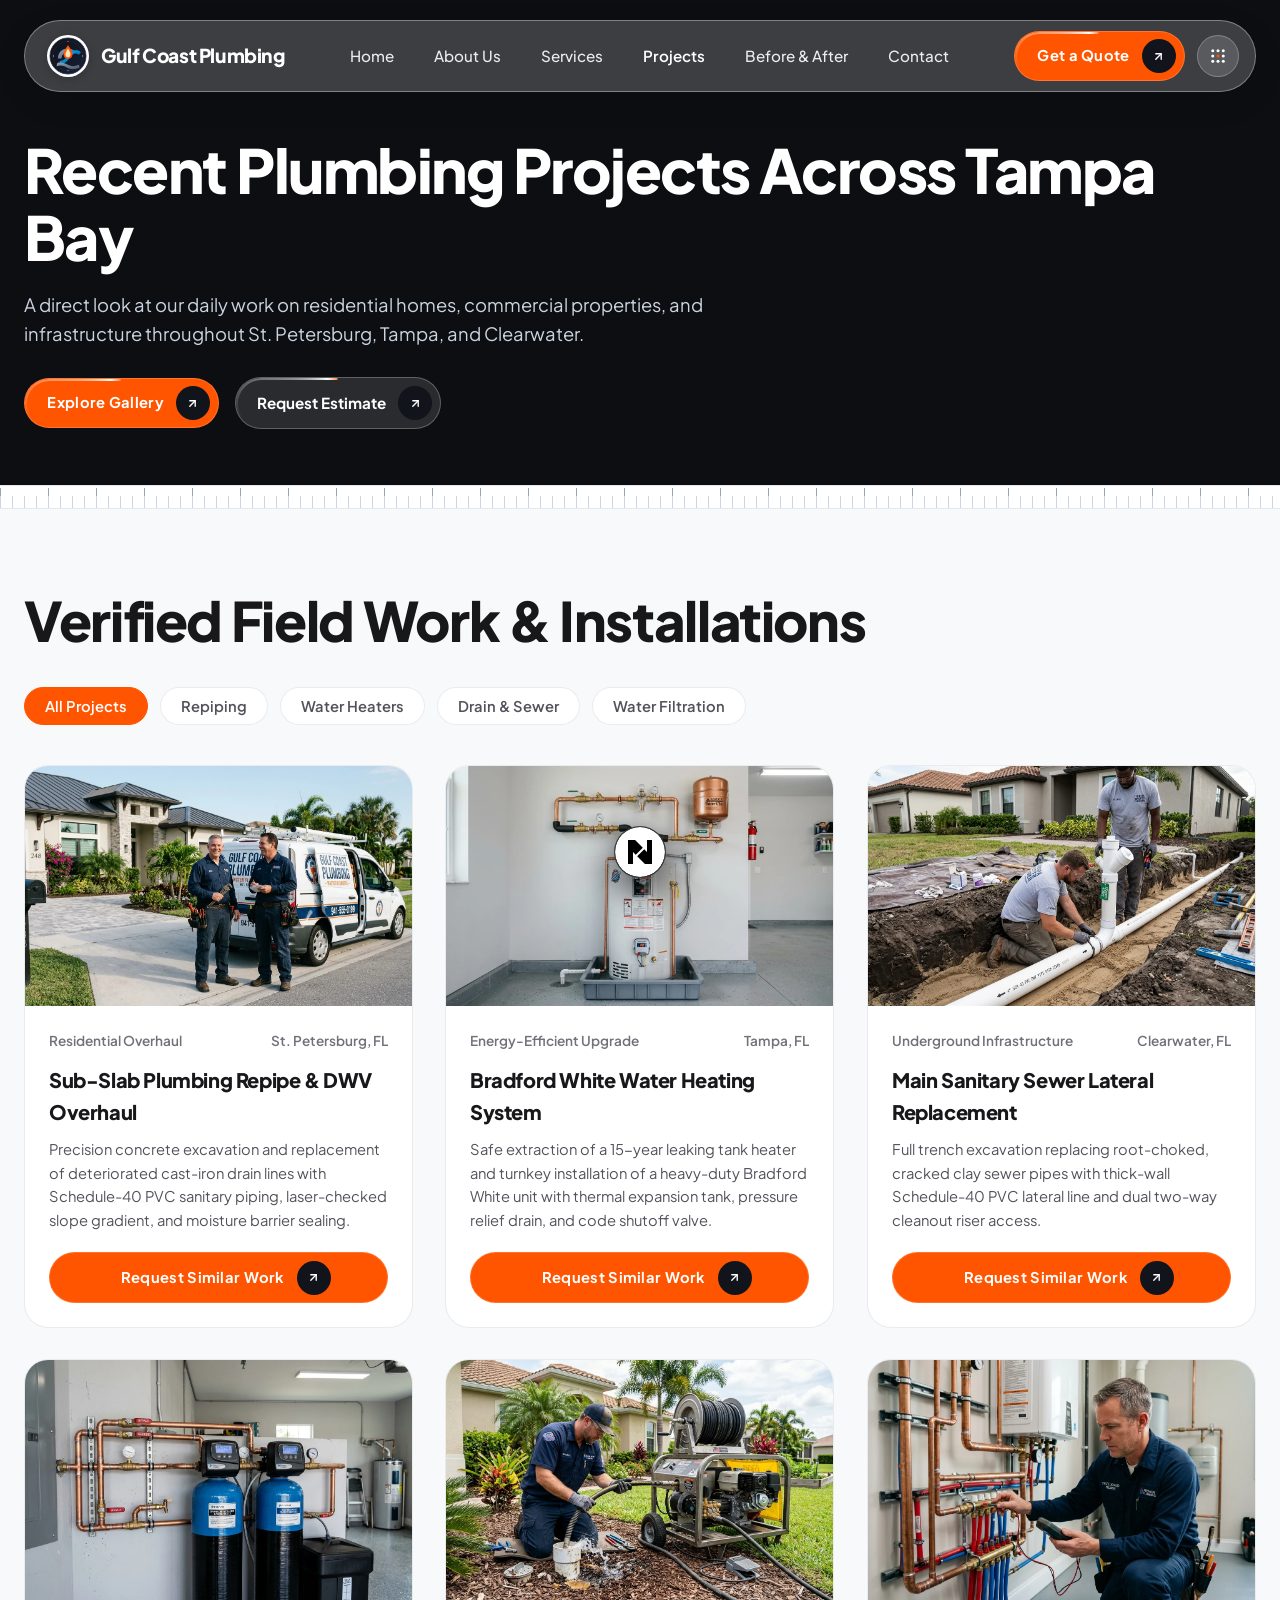
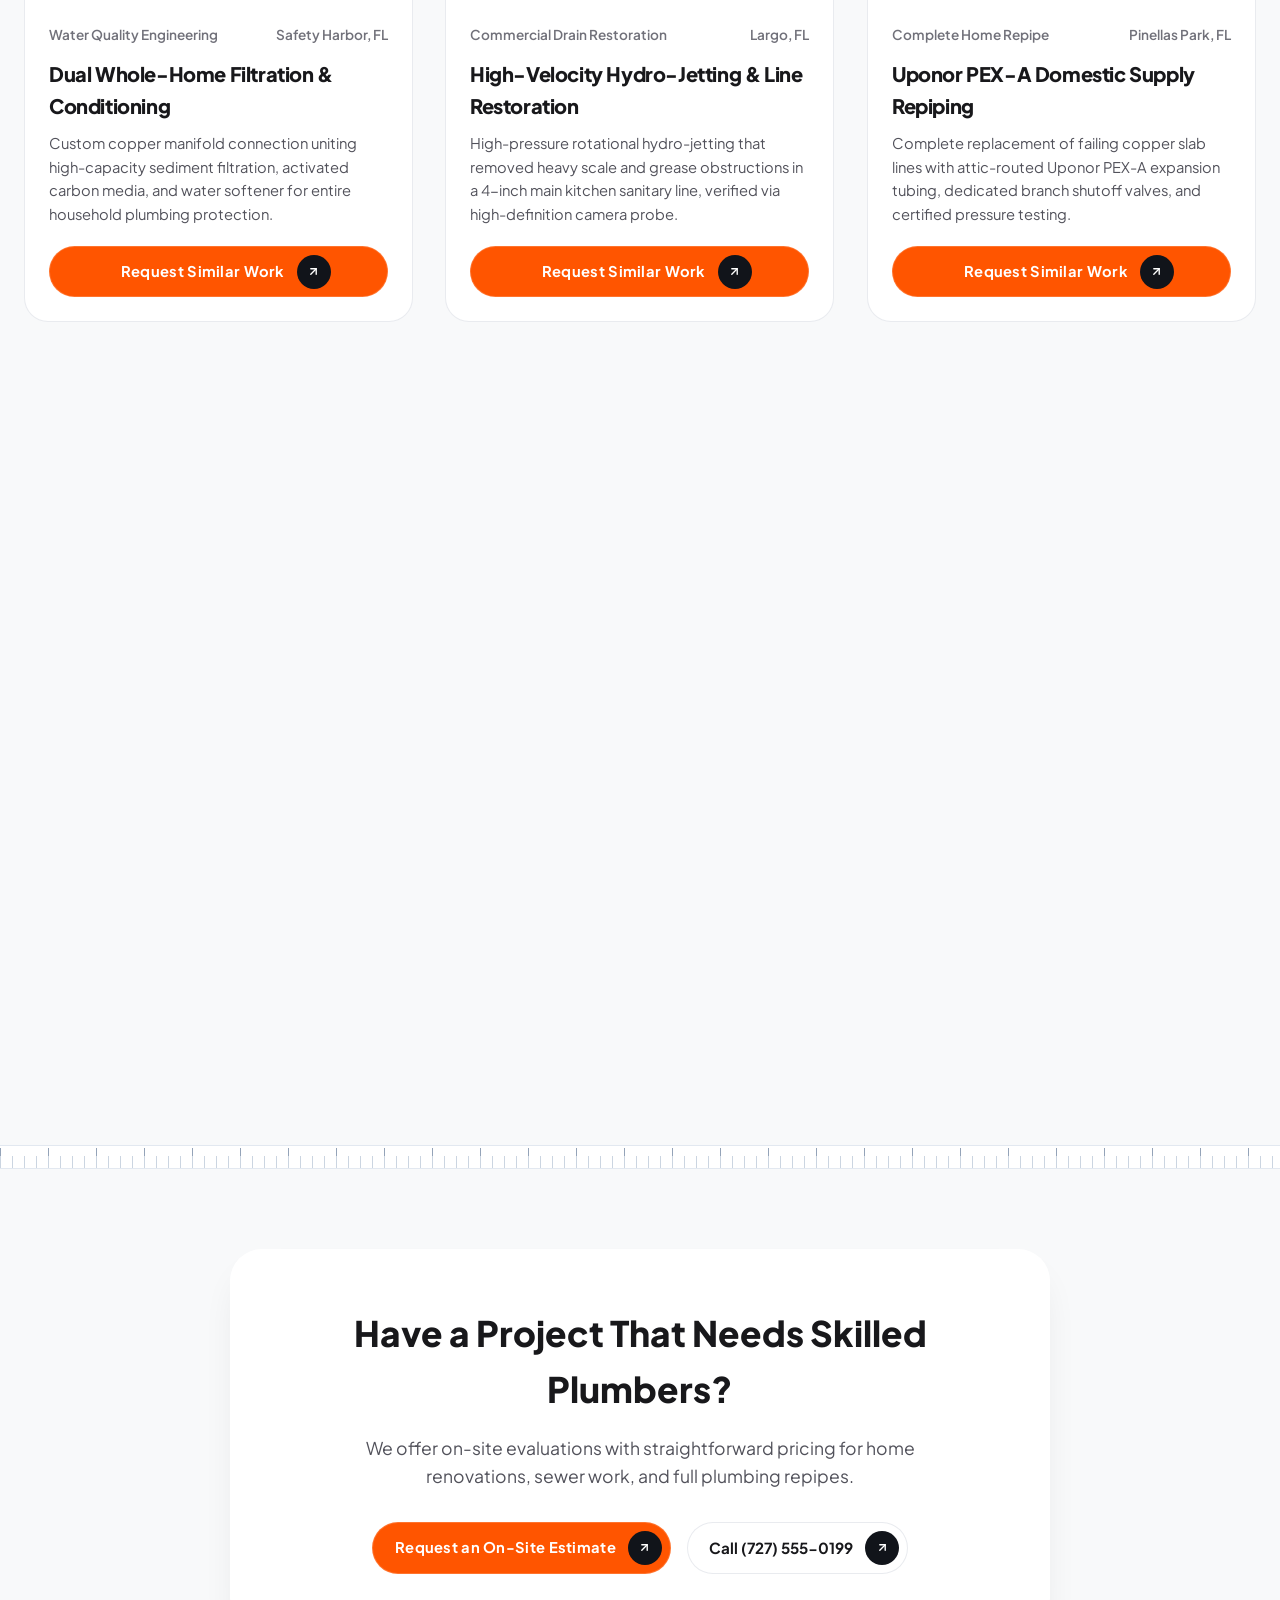
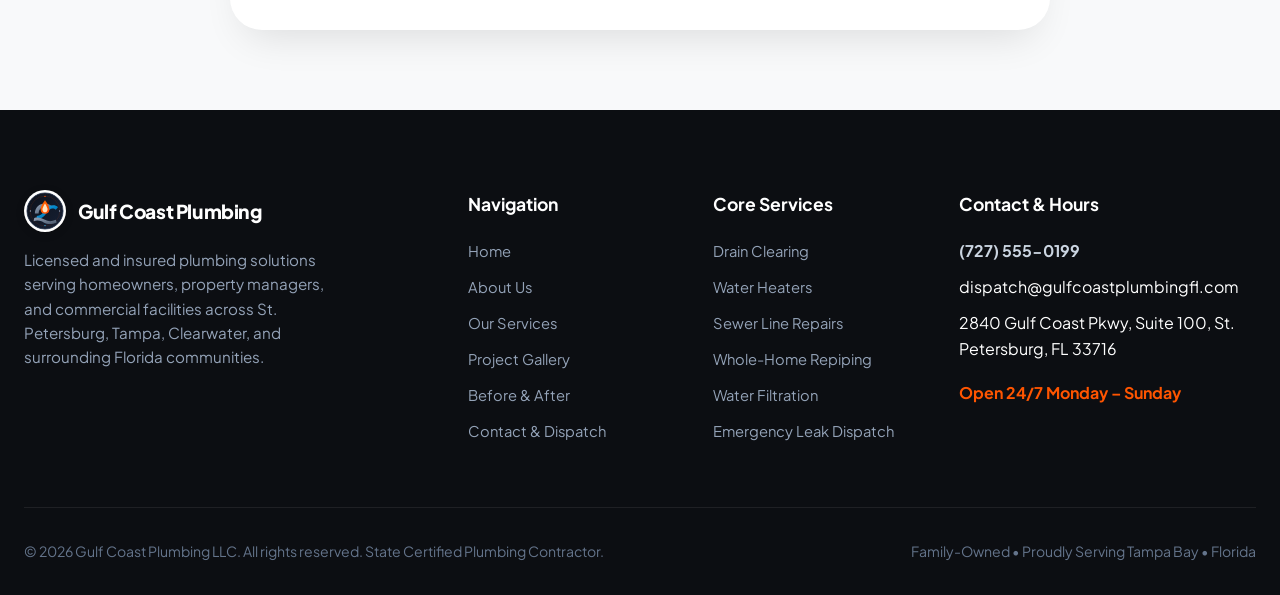
<file: projects.html>
<!DOCTYPE html>
<html lang="en">
<head>
  <meta charset="UTF-8">
  <meta name="viewport" content="width=device-width, initial-scale=1.0">
  <title>Projects Gallery | Gulf Coast Plumbing LLC | Tampa Bay</title>
  <meta name="description" content="View recent plumbing projects by Gulf Coast Plumbing across St. Petersburg, Tampa, and Clearwater. Sub-slab repipes, water heaters, sewer replacements, and water filtration.">
  
  <!-- Favicon -->
  <link rel="icon" type="image/png" href="assets/images/logo_square.svg">
  
  <!-- Google Fonts: Plus Jakarta Sans -->
  <link rel="preconnect" href="https://fonts.googleapis.com">
  <link rel="preconnect" href="https://fonts.gstatic.com" crossorigin>
  <link href="https://fonts.googleapis.com/css2?family=Plus+Jakarta+Sans:wght@400;500;600;700;800&display=swap" rel="stylesheet">
  
  <!-- Stylesheet -->
  <link rel="stylesheet" href="styles.css">
</head>
<body>

  <!-- =========================================================================
       1. FLOATING GLASSMORPHISM PILL NAVBAR
       ========================================================================= -->
  <header class="header-glass" id="main-header">
    <div class="header-glass-inner">
      <!-- Brand Logo -->
      <a href="index.html" class="brand-link" aria-label="Gulf Coast Plumbing Home">
        <img src="assets/images/logo.svg" alt="Gulf Coast Plumbing Logo" class="brand-logo-img">
        <span class="brand-title">Gulf Coast Plumbing</span>
      </a>

      <!-- Desktop Nav Links -->
      <nav aria-label="Primary Navigation">
        <ul class="nav-links">
          <li class="nav-item"><a href="index.html">Home</a></li>
          <li class="nav-item"><a href="about.html">About Us</a></li>
          <li class="nav-item"><a href="services.html">Services</a></li>
          <li class="nav-item active"><a href="projects.html">Projects</a></li>
          <li class="nav-item"><a href="transformations.html">Before &amp; After</a></li>
          <li class="nav-item"><a href="contact.html">Contact</a></li>
        </ul>
      </nav>

      <!-- Action Controls -->
      <div class="nav-actions">
        <!-- CTA Pill Button with Silk Halo and Craftsman Arrow -->
        <a href="contact.html" class="btn-pill-cta" data-open-modal="quote">
          <span class="btn-silk-halo" aria-hidden="true"><span class="btn-silk-beam"></span></span>
          <span class="btn-text">Get a Quote</span>
          <span class="btn-arrow-circle" aria-hidden="true">
            <svg class="icon-arrow-craftsman" width="13" height="13" viewBox="0 0 24 24" fill="none" stroke="currentColor" stroke-width="2.5" stroke-linecap="round" stroke-linejoin="round">
              <line x1="7" y1="17" x2="17" y2="7"></line>
              <polyline points="7 7 17 7 17 17"></polyline>
            </svg>
          </span>
        </a>

        <!-- 9-Dot Terminal Matrix Button -->
        <button class="btn-icon-round" id="btn-grid-drawer" aria-label="Quick contact menu">
          <svg class="icon-terminal-matrix" width="18" height="18" viewBox="0 0 24 24" fill="none" aria-hidden="true">
            <circle cx="5" cy="5" r="2" fill="currentColor"></circle>
            <circle cx="12" cy="5" r="2" fill="currentColor"></circle>
            <circle cx="19" cy="5" r="2" fill="currentColor"></circle>
            <circle cx="5" cy="12" r="2" fill="currentColor"></circle>
            <circle cx="12" cy="12" r="2" fill="#ff5500"></circle>
            <circle cx="19" cy="12" r="2" fill="currentColor"></circle>
            <circle cx="5" cy="19" r="2" fill="currentColor"></circle>
            <circle cx="12" cy="19" r="2" fill="currentColor"></circle>
            <circle cx="19" cy="19" r="2" fill="currentColor"></circle>
          </svg>
        </button>

        <!-- Mobile Nav Toggle -->
        <button class="mobile-nav-toggle" id="mobile-nav-toggle" aria-label="Open mobile menu">
          <svg class="icon-menu-craftsman" width="22" height="22" viewBox="0 0 24 24" fill="none" stroke="currentColor" stroke-width="2.2" stroke-linecap="round" aria-hidden="true">
            <line x1="3" y1="7" x2="21" y2="7"></line>
            <line x1="3" y1="12" x2="17" y2="12" stroke="#ff5500"></line>
            <line x1="3" y1="17" x2="21" y2="17"></line>
          </svg>
        </button>
      </div>
    </div>
  </header>

  <main>
    <!-- =========================================================================
         2. SUBPAGE HERO SECTION
         ========================================================================= -->
    <section class="subpage-hero" id="projects-hero">
      <div class="container subpage-hero-content">
        <h1 class="subpage-hero-title reveal-generic">Recent Plumbing Projects Across Tampa Bay</h1>
        <p class="subpage-hero-desc reveal-generic stagger-1">
          A direct look at our daily work on residential homes, commercial properties, and infrastructure throughout St. Petersburg, Tampa, and Clearwater.
        </p>
        <div class="subpage-hero-actions reveal-generic stagger-2">
          <a href="#gallery" class="btn-pill-cta">
            <span class="btn-silk-halo" aria-hidden="true"><span class="btn-silk-beam"></span></span>
            <span class="btn-text">Explore Gallery</span>
            <span class="btn-arrow-circle" aria-hidden="true">
              <svg class="icon-arrow-craftsman" width="13" height="13" viewBox="0 0 24 24" fill="none" stroke="currentColor" stroke-width="2.5" stroke-linecap="round" stroke-linejoin="round">
                <line x1="7" y1="17" x2="17" y2="7"></line>
                <polyline points="7 7 17 7 17 17"></polyline>
              </svg>
            </span>
          </a>
          <a href="contact.html" class="btn-pill-translucent" data-open-modal="quote">
            <span class="btn-silk-halo" aria-hidden="true"><span class="btn-silk-beam"></span></span>
            <span class="btn-text">Request Estimate</span>
            <span class="btn-arrow-circle" aria-hidden="true">
              <svg class="icon-arrow-craftsman" width="13" height="13" viewBox="0 0 24 24" fill="none" stroke="currentColor" stroke-width="2.5" stroke-linecap="round" stroke-linejoin="round">
                <line x1="7" y1="17" x2="17" y2="7"></line>
                <polyline points="7 7 17 7 17 17"></polyline>
              </svg>
            </span>
          </a>
        </div>
      </div>
    </section>

    <!-- Ruler Divider -->
    <div class="ruler-divider reveal-generic" aria-hidden="true"></div>

    <!-- =========================================================================
         3. FILTERABLE PROJECTS GALLERY
         ========================================================================= -->
    <section class="page-section" id="gallery">
      <div class="container">
        <div class="section-header-clean reveal-generic">
          <h2 class="section-headline">Verified Field Work &amp; Installations</h2>
        </div>

        <!-- Filter Pills -->
        <div class="filter-pills-wrap reveal-generic stagger-1">
          <button class="filter-pill-btn active" data-filter="all">All Projects</button>
          <button class="filter-pill-btn" data-filter="repipe">Repiping</button>
          <button class="filter-pill-btn" data-filter="waterheater">Water Heaters</button>
          <button class="filter-pill-btn" data-filter="sewer">Drain &amp; Sewer</button>
          <button class="filter-pill-btn" data-filter="filtration">Water Filtration</button>
        </div>

        <!-- Projects Grid -->
        <div class="projects-catalog-grid">
          <!-- Project 1 -->
          <div class="project-catalog-card reveal-jiggle stagger-1" data-category="repipe">
            <img src="assets/optimized/hero_slide3.webp" alt="Sub-slab plumbing repipe" class="project-catalog-img">
            <div class="project-catalog-body">
              <div class="project-catalog-meta">
                <span>Residential Overhaul</span>
                <span>St. Petersburg, FL</span>
              </div>
              <h3 class="project-catalog-title">Sub-Slab Plumbing Repipe &amp; DWV Overhaul</h3>
              <p class="project-catalog-desc">
                Precision concrete excavation and replacement of deteriorated cast-iron drain lines with Schedule-40 PVC sanitary piping, laser-checked slope gradient, and moisture barrier sealing.
              </p>
              <a href="contact.html" class="btn-pill-cta" data-open-modal="quote" style="width: 100%; justify-content: center; margin-top: auto;">
                <span class="btn-silk-halo" aria-hidden="true"><span class="btn-silk-beam"></span></span>
                <span class="btn-text">Request Similar Work</span>
                <span class="btn-arrow-circle" aria-hidden="true">
                  <svg class="icon-arrow-craftsman" width="13" height="13" viewBox="0 0 24 24" fill="none" stroke="currentColor" stroke-width="2.5" stroke-linecap="round" stroke-linejoin="round">
                    <line x1="7" y1="17" x2="17" y2="7"></line>
                    <polyline points="7 7 17 7 17 17"></polyline>
                  </svg>
                </span>
              </a>
            </div>
          </div>

          <!-- Project 2 -->
          <div class="project-catalog-card reveal-jiggle stagger-2" data-category="waterheater">
            <img src="assets/optimized/hero_slide2.webp" alt="Water heater system installation" class="project-catalog-img">
            <div class="project-catalog-body">
              <div class="project-catalog-meta">
                <span>Energy-Efficient Upgrade</span>
                <span>Tampa, FL</span>
              </div>
              <h3 class="project-catalog-title">Bradford White Water Heating System</h3>
              <p class="project-catalog-desc">
                Safe extraction of a 15-year leaking tank heater and turnkey installation of a heavy-duty Bradford White unit with thermal expansion tank, pressure relief drain, and code shutoff valve.
              </p>
              <a href="contact.html" class="btn-pill-cta" data-open-modal="quote" style="width: 100%; justify-content: center; margin-top: auto;">
                <span class="btn-silk-halo" aria-hidden="true"><span class="btn-silk-beam"></span></span>
                <span class="btn-text">Request Similar Work</span>
                <span class="btn-arrow-circle" aria-hidden="true">
                  <svg class="icon-arrow-craftsman" width="13" height="13" viewBox="0 0 24 24" fill="none" stroke="currentColor" stroke-width="2.5" stroke-linecap="round" stroke-linejoin="round">
                    <line x1="7" y1="17" x2="17" y2="7"></line>
                    <polyline points="7 7 17 7 17 17"></polyline>
                  </svg>
                </span>
              </a>
            </div>
          </div>

          <!-- Project 3 -->
          <div class="project-catalog-card reveal-jiggle stagger-3" data-category="sewer">
            <img src="assets/optimized/work_sewer.webp" alt="Sewer line replacement trench" class="project-catalog-img">
            <div class="project-catalog-body">
              <div class="project-catalog-meta">
                <span>Underground Infrastructure</span>
                <span>Clearwater, FL</span>
              </div>
              <h3 class="project-catalog-title">Main Sanitary Sewer Lateral Replacement</h3>
              <p class="project-catalog-desc">
                Full trench excavation replacing root-choked, cracked clay sewer pipes with thick-wall Schedule-40 PVC lateral line and dual two-way cleanout riser access.
              </p>
              <a href="contact.html" class="btn-pill-cta" data-open-modal="quote" style="width: 100%; justify-content: center; margin-top: auto;">
                <span class="btn-silk-halo" aria-hidden="true"><span class="btn-silk-beam"></span></span>
                <span class="btn-text">Request Similar Work</span>
                <span class="btn-arrow-circle" aria-hidden="true">
                  <svg class="icon-arrow-craftsman" width="13" height="13" viewBox="0 0 24 24" fill="none" stroke="currentColor" stroke-width="2.5" stroke-linecap="round" stroke-linejoin="round">
                    <line x1="7" y1="17" x2="17" y2="7"></line>
                    <polyline points="7 7 17 7 17 17"></polyline>
                  </svg>
                </span>
              </a>
            </div>
          </div>

          <!-- Project 4 -->
          <div class="project-catalog-card reveal-jiggle stagger-4" data-category="filtration">
            <img src="assets/optimized/work_filtration.webp" alt="Dual whole-home water treatment setup" class="project-catalog-img">
            <div class="project-catalog-body">
              <div class="project-catalog-meta">
                <span>Water Quality Engineering</span>
                <span>Safety Harbor, FL</span>
              </div>
              <h3 class="project-catalog-title">Dual Whole-Home Filtration &amp; Conditioning</h3>
              <p class="project-catalog-desc">
                Custom copper manifold connection uniting high-capacity sediment filtration, activated carbon media, and water softener for entire household plumbing protection.
              </p>
              <a href="contact.html" class="btn-pill-cta" data-open-modal="quote" style="width: 100%; justify-content: center; margin-top: auto;">
                <span class="btn-silk-halo" aria-hidden="true"><span class="btn-silk-beam"></span></span>
                <span class="btn-text">Request Similar Work</span>
                <span class="btn-arrow-circle" aria-hidden="true">
                  <svg class="icon-arrow-craftsman" width="13" height="13" viewBox="0 0 24 24" fill="none" stroke="currentColor" stroke-width="2.5" stroke-linecap="round" stroke-linejoin="round">
                    <line x1="7" y1="17" x2="17" y2="7"></line>
                    <polyline points="7 7 17 7 17 17"></polyline>
                  </svg>
                </span>
              </a>
            </div>
          </div>

          <!-- Project 5 -->
          <div class="project-catalog-card reveal-jiggle stagger-5" data-category="sewer">
            <img src="assets/optimized/work_drain.webp" alt="Hydro-jetting and drain clearing" class="project-catalog-img">
            <div class="project-catalog-body">
              <div class="project-catalog-meta">
                <span>Commercial Drain Restoration</span>
                <span>Largo, FL</span>
              </div>
              <h3 class="project-catalog-title">High-Velocity Hydro-Jetting &amp; Line Restoration</h3>
              <p class="project-catalog-desc">
                High-pressure rotational hydro-jetting that removed heavy scale and grease obstructions in a 4-inch main kitchen sanitary line, verified via high-definition camera probe.
              </p>
              <a href="contact.html" class="btn-pill-cta" data-open-modal="quote" style="width: 100%; justify-content: center; margin-top: auto;">
                <span class="btn-silk-halo" aria-hidden="true"><span class="btn-silk-beam"></span></span>
                <span class="btn-text">Request Similar Work</span>
                <span class="btn-arrow-circle" aria-hidden="true">
                  <svg class="icon-arrow-craftsman" width="13" height="13" viewBox="0 0 24 24" fill="none" stroke="currentColor" stroke-width="2.5" stroke-linecap="round" stroke-linejoin="round">
                    <line x1="7" y1="17" x2="17" y2="7"></line>
                    <polyline points="7 7 17 7 17 17"></polyline>
                  </svg>
                </span>
              </a>
            </div>
          </div>

          <!-- Project 6 -->
          <div class="project-catalog-card reveal-jiggle stagger-6" data-category="repipe">
            <img src="assets/optimized/hero_slide1.webp" alt="Uponor PEX-A repiping project" class="project-catalog-img">
            <div class="project-catalog-body">
              <div class="project-catalog-meta">
                <span>Complete Home Repipe</span>
                <span>Pinellas Park, FL</span>
              </div>
              <h3 class="project-catalog-title">Uponor PEX-A Domestic Supply Repiping</h3>
              <p class="project-catalog-desc">
                Complete replacement of failing copper slab lines with attic-routed Uponor PEX-A expansion tubing, dedicated branch shutoff valves, and certified pressure testing.
              </p>
              <a href="contact.html" class="btn-pill-cta" data-open-modal="quote" style="width: 100%; justify-content: center; margin-top: auto;">
                <span class="btn-silk-halo" aria-hidden="true"><span class="btn-silk-beam"></span></span>
                <span class="btn-text">Request Similar Work</span>
                <span class="btn-arrow-circle" aria-hidden="true">
                  <svg class="icon-arrow-craftsman" width="13" height="13" viewBox="0 0 24 24" fill="none" stroke="currentColor" stroke-width="2.5" stroke-linecap="round" stroke-linejoin="round">
                    <line x1="7" y1="17" x2="17" y2="7"></line>
                    <polyline points="7 7 17 7 17 17"></polyline>
                  </svg>
                </span>
              </a>
            </div>
          </div>
        </div>
      </div>
    </section>

    <!-- Ruler Divider -->
    <div class="ruler-divider reveal-generic" aria-hidden="true"></div>

    <!-- =========================================================================
         4. FEATURED CASE STUDY SHOWCASE
         ========================================================================= -->
    <section class="projects-section" id="case-study" style="padding-top: 3rem;">
      <div class="container">
        <div class="section-header-clean reveal-generic">
          <h2 class="section-headline">Featured Field Case Study</h2>
        </div>

        <div class="projects-stack" style="margin-top: 2rem;">
          <div class="project-card-wrap reveal-generic">
            <img src="assets/optimized/hero_slide2.webp" alt="Bradford White water heater installation" class="project-card-img" data-parallax-img="true" data-parallax-speed="0.08">
            <div class="floating-project-badge pos-right reveal-slide-right stagger-2" data-parallax-float="true" data-parallax-speed="0.035">
              <div class="floating-meta-header">
                <span>Emergency Extraction</span>
                <span class="floating-meta-loc">
                  <svg class="icon-geo-craftsman" width="14" height="14" viewBox="0 0 24 24" fill="none" aria-hidden="true">
                    <path d="M12 2C8.13 2 5 5.13 5 9c0 5.25 7 13 7 13s7-7.75 7-13c0-3.87-3.13-7-7-7z" stroke="currentColor" stroke-width="2" stroke-linejoin="round"/>
                    <circle cx="12" cy="9" r="2.5" fill="currentColor"/>
                  </svg>
                  St. Petersburg, FL
                </span>
              </div>
              <h3 class="floating-project-title">Same-Day Emergency Water Heater Replacement</h3>
              <p class="floating-project-desc">
                Dispatched in under 45 minutes for a ruptured residential water heater. Extracted 50 gallons of flooded tank water, installed a brand new Bradford White unit, balanced thermal pressure, and restored hot water before evening.
              </p>
              <a href="contact.html" class="btn-protrude-arrow" data-open-modal="quote" aria-label="View Project Details">
                <svg class="icon-arrow-craftsman" width="14" height="14" viewBox="0 0 24 24" fill="none" stroke="currentColor" stroke-width="2.5" stroke-linecap="round" stroke-linejoin="round">
                  <line x1="7" y1="17" x2="17" y2="7"></line>
                  <polyline points="7 7 17 7 17 17"></polyline>
                </svg>
              </a>
            </div>
          </div>
        </div>
      </div>
    </section>

    <!-- Ruler Divider -->
    <div class="ruler-divider reveal-generic" aria-hidden="true"></div>

    <!-- =========================================================================
         5. READY FOR YOUR PROJECT CTA
         ========================================================================= -->
    <section class="page-section" id="projects-cta">
      <div class="container">
        <div class="quote-card reveal-jiggle" style="display: block; text-align: center; max-width: 820px; margin: 0 auto;">
          <h2 style="font-size: 2.2rem; font-weight: 800; margin-bottom: 1rem; color: var(--text-primary);">Have a Project That Needs Skilled Plumbers?</h2>
          <p style="font-size: 1.1rem; color: var(--text-secondary); max-width: 600px; margin: 0 auto 2rem auto; line-height: 1.6;">
            We offer on-site evaluations with straightforward pricing for home renovations, sewer work, and full plumbing repipes.
          </p>
          <div style="display: flex; justify-content: center; flex-wrap: wrap; gap: 1rem;">
            <a href="contact.html" class="btn-pill-cta" data-open-modal="quote">
              <span class="btn-silk-halo" aria-hidden="true"><span class="btn-silk-beam"></span></span>
              <span class="btn-text">Request an On-Site Estimate</span>
              <span class="btn-arrow-circle" aria-hidden="true">
                <svg class="icon-arrow-craftsman" width="13" height="13" viewBox="0 0 24 24" fill="none" stroke="currentColor" stroke-width="2.5" stroke-linecap="round" stroke-linejoin="round">
                  <line x1="7" y1="17" x2="17" y2="7"></line>
                  <polyline points="7 7 17 7 17 17"></polyline>
                </svg>
              </span>
            </a>
            <a href="tel:7275550199" class="btn-pill-translucent" style="border: 1px solid var(--border-light); background: #ffffff; color: var(--text-primary);">
              <span class="btn-silk-halo" aria-hidden="true"><span class="btn-silk-beam"></span></span>
              <span class="btn-text">Call (727) 555-0199</span>
              <span class="btn-arrow-circle" aria-hidden="true">
                <svg class="icon-arrow-craftsman" width="13" height="13" viewBox="0 0 24 24" fill="none" stroke="currentColor" stroke-width="2.5" stroke-linecap="round" stroke-linejoin="round">
                  <line x1="7" y1="17" x2="17" y2="7"></line>
                  <polyline points="7 7 17 7 17 17"></polyline>
                </svg>
              </span>
            </a>
          </div>
        </div>
      </div>
    </section>
  </main>

  <!-- =========================================================================
       6. OBSIDIAN DARK FOOTER
       ========================================================================= -->
  <footer class="footer-main">
    <div class="container">
      <div class="footer-grid">
        <div class="footer-brand reveal-generic stagger-1">
          <a href="index.html" class="brand-link">
            <img src="assets/images/logo.svg" alt="Gulf Coast Plumbing Logo" class="brand-logo-img">
            <span class="brand-title">Gulf Coast Plumbing</span>
          </a>
          <p>
            Licensed and insured plumbing solutions serving homeowners, property managers, and commercial facilities across St. Petersburg, Tampa, Clearwater, and surrounding Florida communities.
          </p>
        </div>

        <div class="footer-col reveal-generic stagger-2">
          <h4>Navigation</h4>
          <ul>
            <li><a href="index.html">Home</a></li>
            <li><a href="about.html">About Us</a></li>
            <li><a href="services.html">Our Services</a></li>
            <li><a href="projects.html">Project Gallery</a></li>
            <li><a href="transformations.html">Before &amp; After</a></li>
            <li><a href="contact.html">Contact &amp; Dispatch</a></li>
          </ul>
        </div>

        <div class="footer-col reveal-generic stagger-3">
          <h4>Core Services</h4>
          <ul>
            <li><a href="services.html">Drain Clearing</a></li>
            <li><a href="services.html">Water Heaters</a></li>
            <li><a href="services.html">Sewer Line Repairs</a></li>
            <li><a href="services.html">Whole-Home Repiping</a></li>
            <li><a href="services.html">Water Filtration</a></li>
            <li><a href="services.html">Emergency Leak Dispatch</a></li>
          </ul>
        </div>

        <div class="footer-col reveal-generic stagger-4">
          <h4>Contact &amp; Hours</h4>
          <ul>
            <li style="color: #cbd5e1; font-weight: 700;">(727) 555-0199</li>
            <li>dispatch@gulfcoastplumbingfl.com</li>
            <li>2840 Gulf Coast Pkwy, Suite 100, St. Petersburg, FL 33716</li>
            <li style="color: var(--brand-orange); font-weight: 700; margin-top: 0.5rem;">Open 24/7 Monday &ndash; Sunday</li>
          </ul>
        </div>
      </div>

      <div class="footer-bottom reveal-generic stagger-5">
        <div>&copy; 2026 Gulf Coast Plumbing LLC. All rights reserved. State Certified Plumbing Contractor.</div>
        <div>Family-Owned &bull; Proudly Serving Tampa Bay &bull; Florida</div>
      </div>
    </div>
  </footer>

  <!-- =========================================================================
       7. UNIFIED DISPATCH & SERVICE PANEL
       ========================================================================= -->
  <div class="drawer-backdrop" id="drawer-backdrop" aria-hidden="true"></div>

  <aside class="quick-drawer unified-dispatch-panel" id="quick-drawer" aria-label="Dispatch and quote panel" aria-hidden="true" role="dialog">
    <div class="drawer-header-bar drawer-stagger-1">
      <div class="drawer-brand-wrap">
        <img src="assets/images/logo_square.svg" alt="Gulf Coast Plumbing Logo" class="drawer-brand-logo">
        <div class="drawer-brand-text">
          <span class="drawer-brand-name">Gulf Coast Plumbing</span>
          <span class="drawer-status-chip">On-call master plumbers</span>
        </div>
      </div>
      <button id="btn-close-drawer" class="btn-icon-round btn-drawer-close" data-close-modal aria-label="Close panel">
        <svg width="18" height="18" viewBox="0 0 24 24" fill="none" stroke="currentColor" stroke-width="2.5" stroke-linecap="round" stroke-linejoin="round" aria-hidden="true">
          <line x1="18" y1="6" x2="6" y2="18"></line>
          <line x1="6" y1="6" x2="18" y2="18"></line>
        </svg>
      </button>
    </div>

    <div class="drawer-tabs-wrapper drawer-stagger-2">
      <div class="drawer-tabs-track" id="drawer-tabs-track" role="tablist" aria-label="Panel tabs" data-active-tab="dispatch">
        <span class="drawer-tab-pill-indicator" id="tab-pill-indicator" aria-hidden="true"></span>
        <button type="button" class="drawer-tab-btn active" id="tab-btn-dispatch" data-drawer-tab="dispatch" role="tab" aria-selected="true" aria-controls="drawer-view-dispatch">
          Emergency dispatch
        </button>
        <button type="button" class="drawer-tab-btn" id="tab-btn-quote" data-drawer-tab="quote" role="tab" aria-selected="false" aria-controls="drawer-view-quote">
          Request a quote
        </button>
      </div>
    </div>

    <div class="drawer-content-scroll">
      <section class="drawer-view active drawer-stagger-3" id="drawer-view-dispatch" role="tabpanel" aria-labelledby="tab-btn-dispatch">
        <div class="drawer-dispatch-alert">
          <div class="dispatch-alert-badge">Active 24/7 dispatch</div>
          <p class="dispatch-alert-text">
            Direct line to master plumbers in St. Petersburg and Tampa. Emergency trucks fully stocked.
          </p>
        </div>

        <div class="drawer-hotline-card">
          <div class="hotline-card-label">Direct dispatch hotline</div>
          <a href="tel:7275550199" class="hotline-card-number" aria-label="Call direct dispatch hotline at 727 365 7882">
            <span>(727) 555-0199</span>
            <span class="hotline-card-icon" aria-hidden="true">
              <svg width="18" height="18" viewBox="0 0 24 24" fill="none" stroke="currentColor" stroke-width="2.5" stroke-linecap="round" stroke-linejoin="round">
                <line x1="7" y1="17" x2="17" y2="7"></line>
                <polyline points="7 7 17 7 17 17"></polyline>
              </svg>
            </span>
          </a>
        </div>
      </section>

      <section class="drawer-view drawer-stagger-3" id="drawer-view-quote" role="tabpanel" aria-labelledby="tab-btn-quote" hidden>
        <div class="calculator-card">
          <form class="calculator-form" id="quick-quote-form" data-quote-form>
            <div class="calc-field-group">
              <label for="drawer-name" class="calc-label">Your Name</label>
              <input type="text" id="drawer-name" name="name" class="form-input" placeholder="Full name" required>
            </div>
            <div class="calc-field-group">
              <label for="drawer-phone" class="calc-label">Phone Number</label>
              <input type="tel" id="drawer-phone" name="phone" class="form-input" placeholder="(727) 000-0000" required>
            </div>
            <div class="calc-field-group">
              <label for="drawer-service" class="calc-label">Service Needed</label>
              <select id="drawer-service" name="service" class="form-select" required>
                <option value="">Select a service</option>
                <option value="Drain & Blockage Clearing">Drain &amp; Blockage Clearing</option>
                <option value="Water Heater Repair or Replacement">Water Heater Repair or Replacement</option>
                <option value="Sewer Line Repair & Replacement">Sewer Line Repair &amp; Replacement</option>
                <option value="Whole-Home Repiping">Whole-Home Repiping</option>
                <option value="Water Filtration & Softeners">Water Filtration &amp; Softeners</option>
                <option value="Emergency Leak Detection">Emergency Leak Detection</option>
              </select>
            </div>
            <button type="submit" class="btn-pill-cta" style="width: 100%; justify-content: center; margin-top: 1rem;">
              <span class="btn-silk-halo" aria-hidden="true"><span class="btn-silk-beam"></span></span>
              <span class="btn-text">Submit Request</span>
              <span class="btn-arrow-circle" aria-hidden="true">
                <svg class="icon-arrow-craftsman" width="13" height="13" viewBox="0 0 24 24" fill="none" stroke="currentColor" stroke-width="2.5" stroke-linecap="round" stroke-linejoin="round">
                  <line x1="7" y1="17" x2="17" y2="7"></line>
                  <polyline points="7 7 17 7 17 17"></polyline>
                </svg>
              </span>
            </button>
          </form>
        </div>
      </section>
    </div>
  </aside>

  <!-- =========================================================================
       8. MOBILE NAVIGATION DRAWER
       ========================================================================= -->
  <aside class="quick-drawer mobile-nav-panel" id="mobile-nav-drawer" aria-label="Mobile Navigation" aria-hidden="true" role="dialog">
    <div>
      <div class="mobile-nav-header">
        <a href="index.html" class="brand-link" aria-label="Gulf Coast Plumbing Home">
          <img src="assets/images/logo.svg" alt="Logo" class="brand-logo-img">
          <div>
            <span class="brand-title">Gulf Coast Plumbing</span>
            <div style="font-size: 0.72rem; color: #94a3b8; font-weight: 600;">St. Petersburg &bull; Tampa Bay</div>
          </div>
        </a>
        <button id="btn-close-mobile-nav" class="btn-icon-round btn-drawer-close" aria-label="Close menu">
          <svg width="18" height="18" viewBox="0 0 24 24" fill="none" stroke="currentColor" stroke-width="2.5" stroke-linecap="round" stroke-linejoin="round" aria-hidden="true">
            <line x1="18" y1="6" x2="6" y2="18"></line>
            <line x1="6" y1="6" x2="18" y2="18"></line>
          </svg>
        </button>
      </div>

      <nav class="mobile-nav-links" aria-label="Mobile Primary Navigation">
        <a href="index.html" class="mobile-nav-link">
          <span>Home</span>
          <span class="mobile-nav-arrow" aria-hidden="true">
            <svg class="icon-arrow-craftsman" width="11" height="11" viewBox="0 0 24 24" fill="none" stroke="currentColor" stroke-width="2.5" stroke-linecap="round" stroke-linejoin="round">
              <line x1="7" y1="17" x2="17" y2="7"></line>
              <polyline points="7 7 17 7 17 17"></polyline>
            </svg>
          </span>
        </a>
        <a href="about.html" class="mobile-nav-link">
          <span>About Us</span>
          <span class="mobile-nav-arrow" aria-hidden="true">
            <svg class="icon-arrow-craftsman" width="11" height="11" viewBox="0 0 24 24" fill="none" stroke="currentColor" stroke-width="2.5" stroke-linecap="round" stroke-linejoin="round">
              <line x1="7" y1="17" x2="17" y2="7"></line>
              <polyline points="7 7 17 7 17 17"></polyline>
            </svg>
          </span>
        </a>
        <a href="services.html" class="mobile-nav-link">
          <span>Services</span>
          <span class="mobile-nav-arrow" aria-hidden="true">
            <svg class="icon-arrow-craftsman" width="11" height="11" viewBox="0 0 24 24" fill="none" stroke="currentColor" stroke-width="2.5" stroke-linecap="round" stroke-linejoin="round">
              <line x1="7" y1="17" x2="17" y2="7"></line>
              <polyline points="7 7 17 7 17 17"></polyline>
            </svg>
          </span>
        </a>
        <a href="projects.html" class="mobile-nav-link active">
          <span>Projects</span>
          <span class="mobile-nav-arrow" aria-hidden="true">
            <svg class="icon-arrow-craftsman" width="11" height="11" viewBox="0 0 24 24" fill="none" stroke="currentColor" stroke-width="2.5" stroke-linecap="round" stroke-linejoin="round">
              <line x1="7" y1="17" x2="17" y2="7"></line>
              <polyline points="7 7 17 7 17 17"></polyline>
            </svg>
          </span>
        </a>
        <a href="transformations.html" class="mobile-nav-link">
          <span>Before &amp; After</span>
          <span class="mobile-nav-arrow" aria-hidden="true">
            <svg class="icon-arrow-craftsman" width="11" height="11" viewBox="0 0 24 24" fill="none" stroke="currentColor" stroke-width="2.5" stroke-linecap="round" stroke-linejoin="round">
              <line x1="7" y1="17" x2="17" y2="7"></line>
              <polyline points="7 7 17 7 17 17"></polyline>
            </svg>
          </span>
        </a>
        <a href="contact.html" class="mobile-nav-link">
          <span>Contact</span>
          <span class="mobile-nav-arrow" aria-hidden="true">
            <svg class="icon-arrow-craftsman" width="11" height="11" viewBox="0 0 24 24" fill="none" stroke="currentColor" stroke-width="2.5" stroke-linecap="round" stroke-linejoin="round">
              <line x1="7" y1="17" x2="17" y2="7"></line>
              <polyline points="7 7 17 7 17 17"></polyline>
            </svg>
          </span>
        </a>
      </nav>
    </div>

    <div class="mobile-nav-footer">
      <div class="mobile-nav-hotline">
        <span class="mobile-nav-hotline-label">24/7 Master Plumber Dispatch</span>
        <a href="tel:7275550199" class="mobile-nav-hotline-phone">(727) 555-0199</a>
      </div>
      <a href="tel:7275550199" class="btn-pill-cta" style="width: 100%; justify-content: center;">
        <span class="btn-silk-halo" aria-hidden="true"><span class="btn-silk-beam"></span></span>
        <span class="btn-text">Call (727) 555-0199</span>
        <span class="btn-arrow-circle" aria-hidden="true">
          <svg class="icon-arrow-craftsman" width="13" height="13" viewBox="0 0 24 24" fill="none" stroke="currentColor" stroke-width="2.5" stroke-linecap="round" stroke-linejoin="round">
            <line x1="7" y1="17" x2="17" y2="7"></line>
            <polyline points="7 7 17 7 17 17"></polyline>
          </svg>
        </span>
      </a>
    </div>
  </aside>

  <!-- Script -->
  <script src="assets/js/anime.min.js"></script>
  <script src="app.js"></script>
  <script src="assets/js/nour-watermark.js" defer></script>
</body>
</html>
</file>
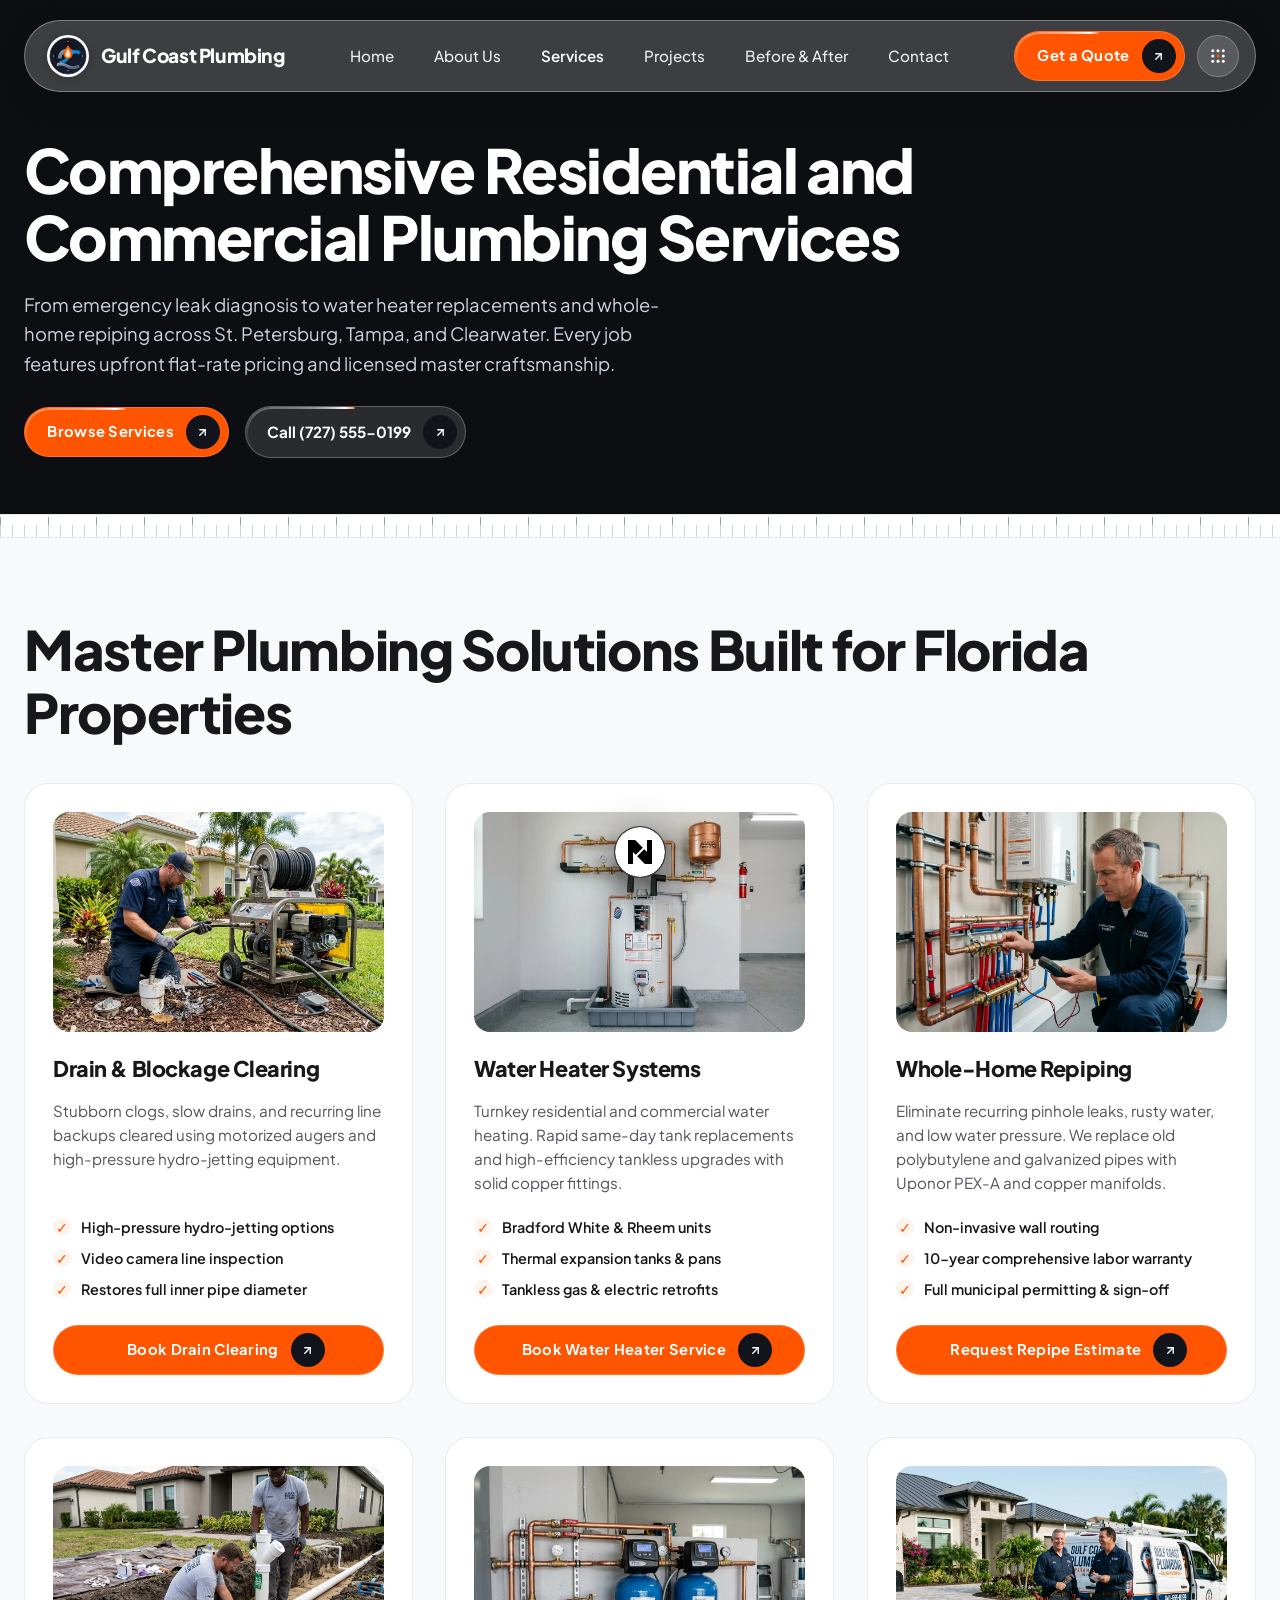
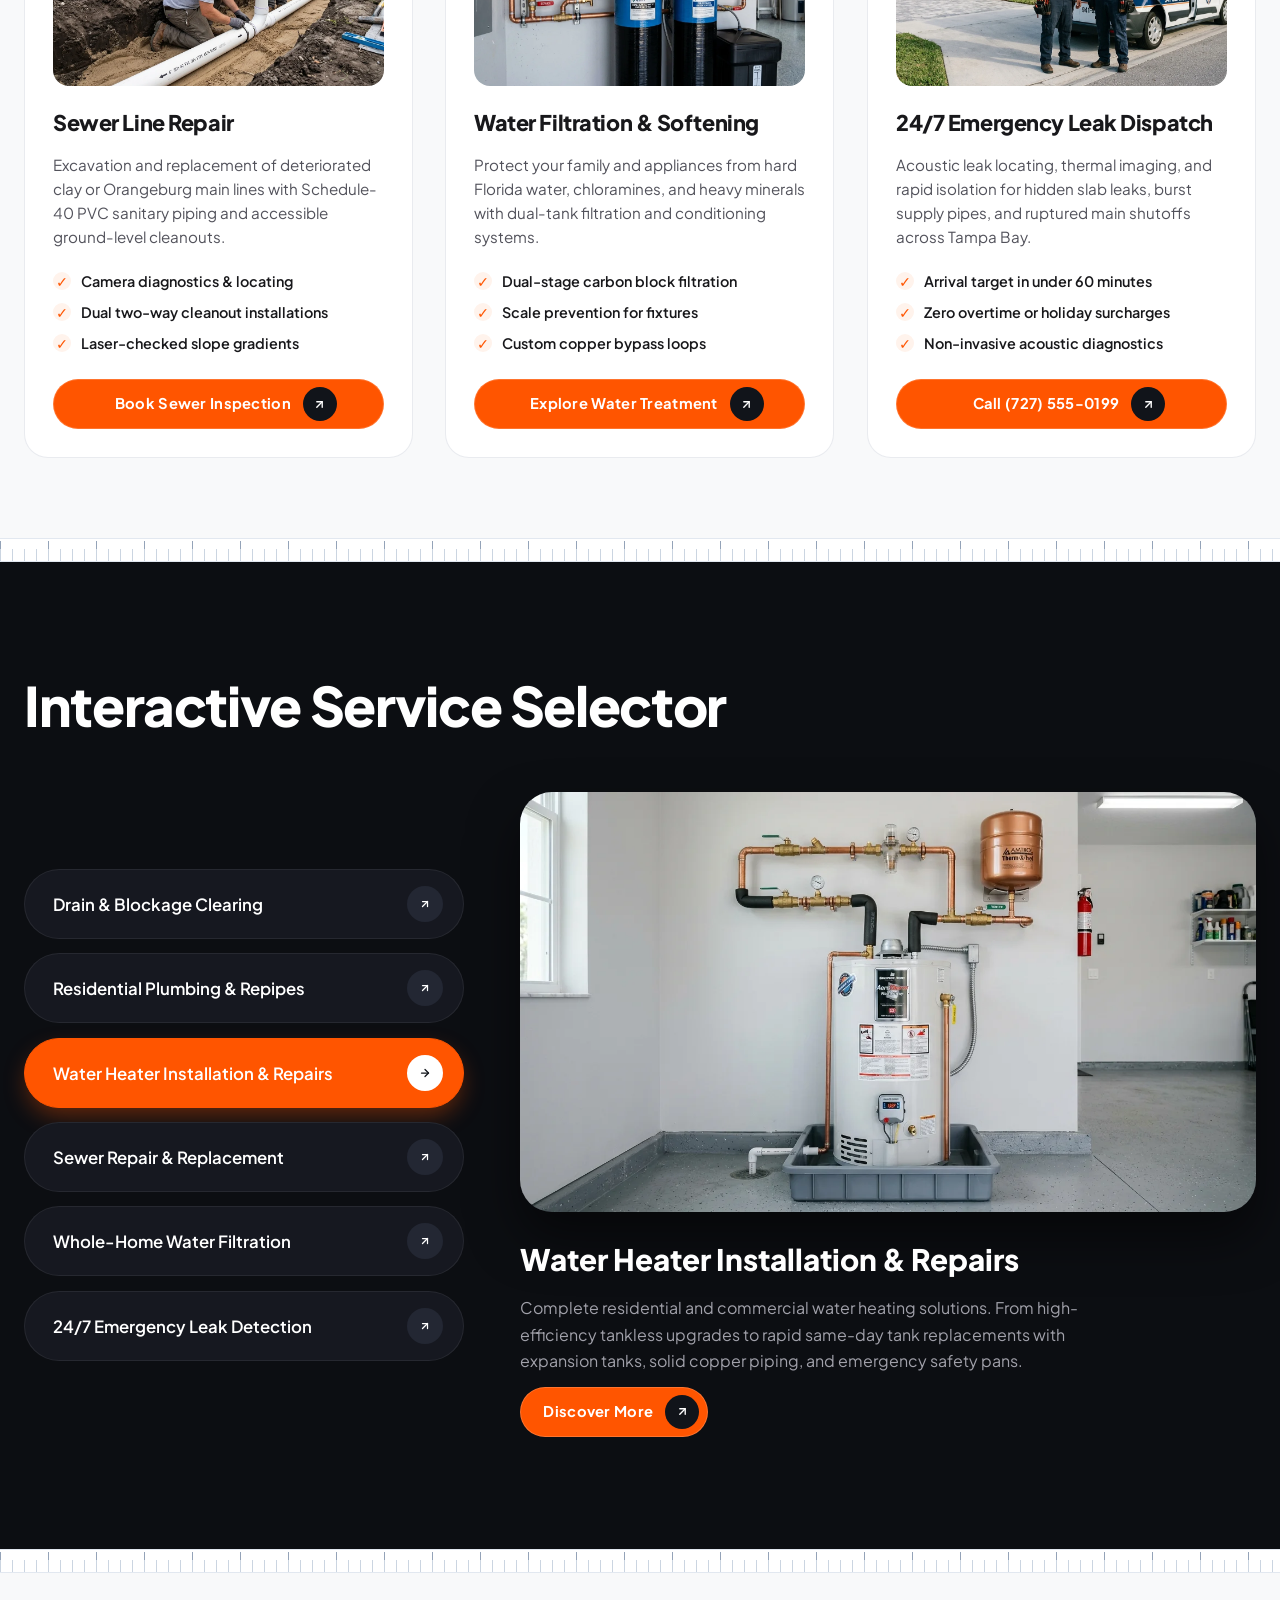
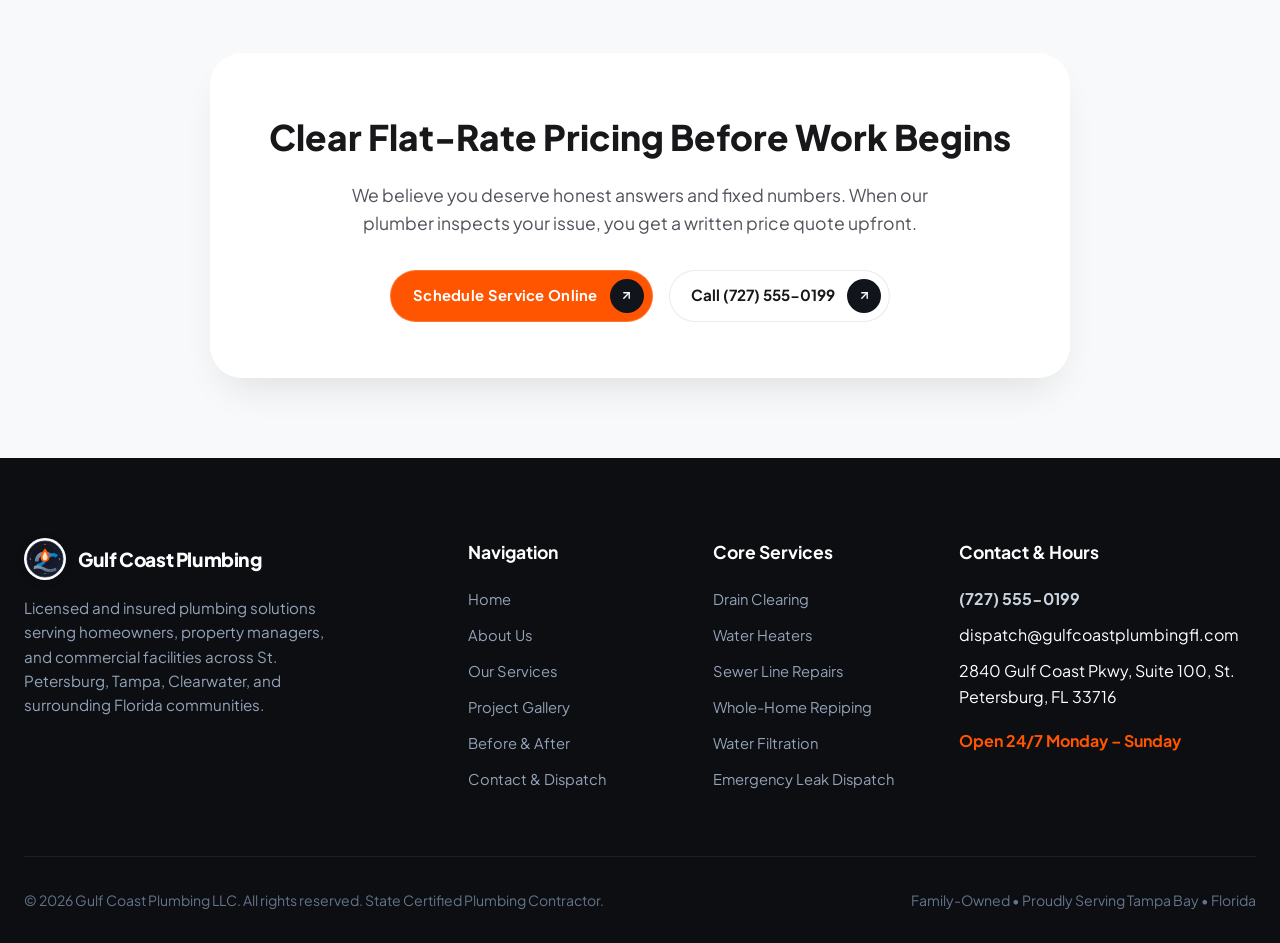
<file: services.html>
<!DOCTYPE html>
<html lang="en">
<head>
  <meta charset="UTF-8">
  <meta name="viewport" content="width=device-width, initial-scale=1.0">
  <title>Services | Gulf Coast Plumbing LLC | Tampa Bay</title>
  <meta name="description" content="Explore master plumbing services by Gulf Coast Plumbing. Water heaters, drain clearing, sewer repair, whole-home repiping, filtration, and 24/7 emergency leak detection.">
  
  <!-- Favicon -->
  <link rel="icon" type="image/png" href="assets/images/logo_square.svg">
  
  <!-- Google Fonts: Plus Jakarta Sans -->
  <link rel="preconnect" href="https://fonts.googleapis.com">
  <link rel="preconnect" href="https://fonts.gstatic.com" crossorigin>
  <link href="https://fonts.googleapis.com/css2?family=Plus+Jakarta+Sans:wght@400;500;600;700;800&display=swap" rel="stylesheet">
  
  <!-- Stylesheet -->
  <link rel="stylesheet" href="styles.css">
</head>
<body>

  <!-- =========================================================================
       1. FLOATING GLASSMORPHISM PILL NAVBAR
       ========================================================================= -->
  <header class="header-glass" id="main-header">
    <div class="header-glass-inner">
      <!-- Brand Logo -->
      <a href="index.html" class="brand-link" aria-label="Gulf Coast Plumbing Home">
        <img src="assets/images/logo.svg" alt="Gulf Coast Plumbing Logo" class="brand-logo-img">
        <span class="brand-title">Gulf Coast Plumbing</span>
      </a>

      <!-- Desktop Nav Links -->
      <nav aria-label="Primary Navigation">
        <ul class="nav-links">
          <li class="nav-item"><a href="index.html">Home</a></li>
          <li class="nav-item"><a href="about.html">About Us</a></li>
          <li class="nav-item active"><a href="services.html">Services</a></li>
          <li class="nav-item"><a href="projects.html">Projects</a></li>
          <li class="nav-item"><a href="transformations.html">Before &amp; After</a></li>
          <li class="nav-item"><a href="contact.html">Contact</a></li>
        </ul>
      </nav>

      <!-- Action Controls -->
      <div class="nav-actions">
        <!-- CTA Pill Button with Silk Halo and Craftsman Arrow -->
        <a href="contact.html" class="btn-pill-cta" data-open-modal="quote">
          <span class="btn-silk-halo" aria-hidden="true"><span class="btn-silk-beam"></span></span>
          <span class="btn-text">Get a Quote</span>
          <span class="btn-arrow-circle" aria-hidden="true">
            <svg class="icon-arrow-craftsman" width="13" height="13" viewBox="0 0 24 24" fill="none" stroke="currentColor" stroke-width="2.5" stroke-linecap="round" stroke-linejoin="round">
              <line x1="7" y1="17" x2="17" y2="7"></line>
              <polyline points="7 7 17 7 17 17"></polyline>
            </svg>
          </span>
        </a>

        <!-- 9-Dot Terminal Matrix Button -->
        <button class="btn-icon-round" id="btn-grid-drawer" aria-label="Quick contact menu">
          <svg class="icon-terminal-matrix" width="18" height="18" viewBox="0 0 24 24" fill="none" aria-hidden="true">
            <circle cx="5" cy="5" r="2" fill="currentColor"></circle>
            <circle cx="12" cy="5" r="2" fill="currentColor"></circle>
            <circle cx="19" cy="5" r="2" fill="currentColor"></circle>
            <circle cx="5" cy="12" r="2" fill="currentColor"></circle>
            <circle cx="12" cy="12" r="2" fill="#ff5500"></circle>
            <circle cx="19" cy="12" r="2" fill="currentColor"></circle>
            <circle cx="5" cy="19" r="2" fill="currentColor"></circle>
            <circle cx="12" cy="19" r="2" fill="currentColor"></circle>
            <circle cx="19" cy="19" r="2" fill="currentColor"></circle>
          </svg>
        </button>

        <!-- Mobile Nav Toggle -->
        <button class="mobile-nav-toggle" id="mobile-nav-toggle" aria-label="Open mobile menu">
          <svg class="icon-menu-craftsman" width="22" height="22" viewBox="0 0 24 24" fill="none" stroke="currentColor" stroke-width="2.2" stroke-linecap="round" aria-hidden="true">
            <line x1="3" y1="7" x2="21" y2="7"></line>
            <line x1="3" y1="12" x2="17" y2="12" stroke="#ff5500"></line>
            <line x1="3" y1="17" x2="21" y2="17"></line>
          </svg>
        </button>
      </div>
    </div>
  </header>

  <main>
    <!-- =========================================================================
         2. SUBPAGE HERO SECTION
         ========================================================================= -->
    <section class="subpage-hero" id="services-hero">
      <div class="container subpage-hero-content">
        <h1 class="subpage-hero-title reveal-generic">Comprehensive Residential and Commercial Plumbing Services</h1>
        <p class="subpage-hero-desc reveal-generic stagger-1">
          From emergency leak diagnosis to water heater replacements and whole-home repiping across St. Petersburg, Tampa, and Clearwater. Every job features upfront flat-rate pricing and licensed master craftsmanship.
        </p>
        <div class="subpage-hero-actions reveal-generic stagger-2">
          <a href="#catalog" class="btn-pill-cta">
            <span class="btn-silk-halo" aria-hidden="true"><span class="btn-silk-beam"></span></span>
            <span class="btn-text">Browse Services</span>
            <span class="btn-arrow-circle" aria-hidden="true">
              <svg class="icon-arrow-craftsman" width="13" height="13" viewBox="0 0 24 24" fill="none" stroke="currentColor" stroke-width="2.5" stroke-linecap="round" stroke-linejoin="round">
                <line x1="7" y1="17" x2="17" y2="7"></line>
                <polyline points="7 7 17 7 17 17"></polyline>
              </svg>
            </span>
          </a>
          <a href="tel:7275550199" class="btn-pill-translucent">
            <span class="btn-silk-halo" aria-hidden="true"><span class="btn-silk-beam"></span></span>
            <span class="btn-text">Call (727) 555-0199</span>
            <span class="btn-arrow-circle" aria-hidden="true">
              <svg class="icon-arrow-craftsman" width="13" height="13" viewBox="0 0 24 24" fill="none" stroke="currentColor" stroke-width="2.5" stroke-linecap="round" stroke-linejoin="round">
                <line x1="7" y1="17" x2="17" y2="7"></line>
                <polyline points="7 7 17 7 17 17"></polyline>
              </svg>
            </span>
          </a>
        </div>
      </div>
    </section>

    <!-- Ruler Divider -->
    <div class="ruler-divider reveal-generic" aria-hidden="true"></div>

    <!-- =========================================================================
         3. SIX CORE SERVICES CATALOG GRID
         ========================================================================= -->
    <section class="page-section" id="catalog">
      <div class="container">
        <div class="section-header-clean reveal-generic">
          <h2 class="section-headline">Master Plumbing Solutions Built for Florida Properties</h2>
        </div>

        <div class="service-catalog-grid">
          <!-- Service 1: Drain & Blockage Clearing -->
          <div class="service-catalog-card reveal-jiggle stagger-1">
            <img src="assets/optimized/work_drain.webp" alt="Drain clearing technician at work" class="service-catalog-img">
            <h3 class="service-catalog-title">Drain &amp; Blockage Clearing</h3>
            <p class="service-catalog-desc">
              Stubborn clogs, slow drains, and recurring line backups cleared using motorized augers and high-pressure hydro-jetting equipment.
            </p>
            <ul class="service-spec-list">
              <li class="service-spec-item">
                <span class="service-spec-icon">&#10003;</span>
                <span>High-pressure hydro-jetting options</span>
              </li>
              <li class="service-spec-item">
                <span class="service-spec-icon">&#10003;</span>
                <span>Video camera line inspection</span>
              </li>
              <li class="service-spec-item">
                <span class="service-spec-icon">&#10003;</span>
                <span>Restores full inner pipe diameter</span>
              </li>
            </ul>
            <a href="contact.html" class="btn-pill-cta" data-open-modal="quote" style="width: 100%; justify-content: center;">
              <span class="btn-silk-halo" aria-hidden="true"><span class="btn-silk-beam"></span></span>
              <span class="btn-text">Book Drain Clearing</span>
              <span class="btn-arrow-circle" aria-hidden="true">
                <svg class="icon-arrow-craftsman" width="13" height="13" viewBox="0 0 24 24" fill="none" stroke="currentColor" stroke-width="2.5" stroke-linecap="round" stroke-linejoin="round">
                  <line x1="7" y1="17" x2="17" y2="7"></line>
                  <polyline points="7 7 17 7 17 17"></polyline>
                </svg>
              </span>
            </a>
          </div>

          <!-- Service 2: Water Heater Installation & Repairs -->
          <div class="service-catalog-card reveal-jiggle stagger-2">
            <img src="assets/optimized/hero_slide2.webp" alt="Bradford White water heater installation" class="service-catalog-img">
            <h3 class="service-catalog-title">Water Heater Systems</h3>
            <p class="service-catalog-desc">
              Turnkey residential and commercial water heating. Rapid same-day tank replacements and high-efficiency tankless upgrades with solid copper fittings.
            </p>
            <ul class="service-spec-list">
              <li class="service-spec-item">
                <span class="service-spec-icon">&#10003;</span>
                <span>Bradford White &amp; Rheem units</span>
              </li>
              <li class="service-spec-item">
                <span class="service-spec-icon">&#10003;</span>
                <span>Thermal expansion tanks &amp; pans</span>
              </li>
              <li class="service-spec-item">
                <span class="service-spec-icon">&#10003;</span>
                <span>Tankless gas &amp; electric retrofits</span>
              </li>
            </ul>
            <a href="contact.html" class="btn-pill-cta" data-open-modal="quote" style="width: 100%; justify-content: center;">
              <span class="btn-silk-halo" aria-hidden="true"><span class="btn-silk-beam"></span></span>
              <span class="btn-text">Book Water Heater Service</span>
              <span class="btn-arrow-circle" aria-hidden="true">
                <svg class="icon-arrow-craftsman" width="13" height="13" viewBox="0 0 24 24" fill="none" stroke="currentColor" stroke-width="2.5" stroke-linecap="round" stroke-linejoin="round">
                  <line x1="7" y1="17" x2="17" y2="7"></line>
                  <polyline points="7 7 17 7 17 17"></polyline>
                </svg>
              </span>
            </a>
          </div>

          <!-- Service 3: Whole-Home Repiping -->
          <div class="service-catalog-card reveal-jiggle stagger-3">
            <img src="assets/optimized/hero_slide1.webp" alt="Sub-slab plumbing repipe in progress" class="service-catalog-img">
            <h3 class="service-catalog-title">Whole-Home Repiping</h3>
            <p class="service-catalog-desc">
              Eliminate recurring pinhole leaks, rusty water, and low water pressure. We replace old polybutylene and galvanized pipes with Uponor PEX-A and copper manifolds.
            </p>
            <ul class="service-spec-list">
              <li class="service-spec-item">
                <span class="service-spec-icon">&#10003;</span>
                <span>Non-invasive wall routing</span>
              </li>
              <li class="service-spec-item">
                <span class="service-spec-icon">&#10003;</span>
                <span>10-year comprehensive labor warranty</span>
              </li>
              <li class="service-spec-item">
                <span class="service-spec-icon">&#10003;</span>
                <span>Full municipal permitting &amp; sign-off</span>
              </li>
            </ul>
            <a href="contact.html" class="btn-pill-cta" data-open-modal="quote" style="width: 100%; justify-content: center;">
              <span class="btn-silk-halo" aria-hidden="true"><span class="btn-silk-beam"></span></span>
              <span class="btn-text">Request Repipe Estimate</span>
              <span class="btn-arrow-circle" aria-hidden="true">
                <svg class="icon-arrow-craftsman" width="13" height="13" viewBox="0 0 24 24" fill="none" stroke="currentColor" stroke-width="2.5" stroke-linecap="round" stroke-linejoin="round">
                  <line x1="7" y1="17" x2="17" y2="7"></line>
                  <polyline points="7 7 17 7 17 17"></polyline>
                </svg>
              </span>
            </a>
          </div>

          <!-- Service 4: Sewer Repair & Replacement -->
          <div class="service-catalog-card reveal-jiggle stagger-4">
            <img src="assets/optimized/work_sewer.webp" alt="Main sewer line replacement trench" class="service-catalog-img">
            <h3 class="service-catalog-title">Sewer Line Repair</h3>
            <p class="service-catalog-desc">
              Excavation and replacement of deteriorated clay or Orangeburg main lines with Schedule-40 PVC sanitary piping and accessible ground-level cleanouts.
            </p>
            <ul class="service-spec-list">
              <li class="service-spec-item">
                <span class="service-spec-icon">&#10003;</span>
                <span>Camera diagnostics &amp; locating</span>
              </li>
              <li class="service-spec-item">
                <span class="service-spec-icon">&#10003;</span>
                <span>Dual two-way cleanout installations</span>
              </li>
              <li class="service-spec-item">
                <span class="service-spec-icon">&#10003;</span>
                <span>Laser-checked slope gradients</span>
              </li>
            </ul>
            <a href="contact.html" class="btn-pill-cta" data-open-modal="quote" style="width: 100%; justify-content: center;">
              <span class="btn-silk-halo" aria-hidden="true"><span class="btn-silk-beam"></span></span>
              <span class="btn-text">Book Sewer Inspection</span>
              <span class="btn-arrow-circle" aria-hidden="true">
                <svg class="icon-arrow-craftsman" width="13" height="13" viewBox="0 0 24 24" fill="none" stroke="currentColor" stroke-width="2.5" stroke-linecap="round" stroke-linejoin="round">
                  <line x1="7" y1="17" x2="17" y2="7"></line>
                  <polyline points="7 7 17 7 17 17"></polyline>
                </svg>
              </span>
            </a>
          </div>

          <!-- Service 5: Whole-Home Water Filtration -->
          <div class="service-catalog-card reveal-jiggle stagger-5">
            <img src="assets/optimized/work_filtration.webp" alt="Dual whole-home water treatment setup" class="service-catalog-img">
            <h3 class="service-catalog-title">Water Filtration &amp; Softening</h3>
            <p class="service-catalog-desc">
              Protect your family and appliances from hard Florida water, chloramines, and heavy minerals with dual-tank filtration and conditioning systems.
            </p>
            <ul class="service-spec-list">
              <li class="service-spec-item">
                <span class="service-spec-icon">&#10003;</span>
                <span>Dual-stage carbon block filtration</span>
              </li>
              <li class="service-spec-item">
                <span class="service-spec-icon">&#10003;</span>
                <span>Scale prevention for fixtures</span>
              </li>
              <li class="service-spec-item">
                <span class="service-spec-icon">&#10003;</span>
                <span>Custom copper bypass loops</span>
              </li>
            </ul>
            <a href="contact.html" class="btn-pill-cta" data-open-modal="quote" style="width: 100%; justify-content: center;">
              <span class="btn-silk-halo" aria-hidden="true"><span class="btn-silk-beam"></span></span>
              <span class="btn-text">Explore Water Treatment</span>
              <span class="btn-arrow-circle" aria-hidden="true">
                <svg class="icon-arrow-craftsman" width="13" height="13" viewBox="0 0 24 24" fill="none" stroke="currentColor" stroke-width="2.5" stroke-linecap="round" stroke-linejoin="round">
                  <line x1="7" y1="17" x2="17" y2="7"></line>
                  <polyline points="7 7 17 7 17 17"></polyline>
                </svg>
              </span>
            </a>
          </div>

          <!-- Service 6: 24/7 Emergency Leak Detection -->
          <div class="service-catalog-card reveal-jiggle stagger-6">
            <img src="assets/optimized/hero_slide3.webp" alt="Emergency plumbing repair site" class="service-catalog-img">
            <h3 class="service-catalog-title">24/7 Emergency Leak Dispatch</h3>
            <p class="service-catalog-desc">
              Acoustic leak locating, thermal imaging, and rapid isolation for hidden slab leaks, burst supply pipes, and ruptured main shutoffs across Tampa Bay.
            </p>
            <ul class="service-spec-list">
              <li class="service-spec-item">
                <span class="service-spec-icon">&#10003;</span>
                <span>Arrival target in under 60 minutes</span>
              </li>
              <li class="service-spec-item">
                <span class="service-spec-icon">&#10003;</span>
                <span>Zero overtime or holiday surcharges</span>
              </li>
              <li class="service-spec-item">
                <span class="service-spec-icon">&#10003;</span>
                <span>Non-invasive acoustic diagnostics</span>
              </li>
            </ul>
            <a href="tel:7275550199" class="btn-pill-cta" style="width: 100%; justify-content: center;">
              <span class="btn-silk-halo" aria-hidden="true"><span class="btn-silk-beam"></span></span>
              <span class="btn-text">Call (727) 555-0199</span>
              <span class="btn-arrow-circle" aria-hidden="true">
                <svg class="icon-arrow-craftsman" width="13" height="13" viewBox="0 0 24 24" fill="none" stroke="currentColor" stroke-width="2.5" stroke-linecap="round" stroke-linejoin="round">
                  <line x1="7" y1="17" x2="17" y2="7"></line>
                  <polyline points="7 7 17 7 17 17"></polyline>
                </svg>
              </span>
            </a>
          </div>
        </div>
      </div>
    </section>

    <!-- Ruler Divider -->
    <div class="ruler-divider reveal-generic" aria-hidden="true"></div>

    <!-- =========================================================================
         4. INTERACTIVE SERVICE SWITCHER SECTION
         ========================================================================= -->
    <section class="services-section" id="interactive-preview">
      <div class="container">
        <div class="section-header-clean reveal-generic">
          <h2 class="section-headline light">Interactive Service Selector</h2>
        </div>

        <div class="services-grid">
          <div class="service-pills-list" role="tablist" aria-label="Plumbing Services List">
            <button class="service-pill-btn reveal-generic stagger-1" role="tab" aria-selected="false" data-service-idx="0">
              <span>Drain &amp; Blockage Clearing</span>
              <span class="pill-arrow" aria-hidden="true">
                <svg class="icon-arrow-craftsman" width="12" height="12" viewBox="0 0 24 24" fill="none" stroke="currentColor" stroke-width="2.5" stroke-linecap="round" stroke-linejoin="round">
                  <line x1="7" y1="17" x2="17" y2="7"></line>
                  <polyline points="7 7 17 7 17 17"></polyline>
                </svg>
              </span>
            </button>
            <button class="service-pill-btn reveal-generic stagger-2" role="tab" aria-selected="false" data-service-idx="1">
              <span>Residential Plumbing &amp; Repipes</span>
              <span class="pill-arrow" aria-hidden="true">
                <svg class="icon-arrow-craftsman" width="12" height="12" viewBox="0 0 24 24" fill="none" stroke="currentColor" stroke-width="2.5" stroke-linecap="round" stroke-linejoin="round">
                  <line x1="7" y1="17" x2="17" y2="7"></line>
                  <polyline points="7 7 17 7 17 17"></polyline>
                </svg>
              </span>
            </button>
            <button class="service-pill-btn active reveal-generic stagger-3" role="tab" aria-selected="true" data-service-idx="2">
              <span>Water Heater Installation &amp; Repairs</span>
              <span class="pill-arrow" aria-hidden="true">
                <svg class="icon-arrow-craftsman" width="12" height="12" viewBox="0 0 24 24" fill="none" stroke="currentColor" stroke-width="2.5" stroke-linecap="round" stroke-linejoin="round">
                  <line x1="7" y1="17" x2="17" y2="7"></line>
                  <polyline points="7 7 17 7 17 17"></polyline>
                </svg>
              </span>
            </button>
            <button class="service-pill-btn reveal-generic stagger-4" role="tab" aria-selected="false" data-service-idx="3">
              <span>Sewer Repair &amp; Replacement</span>
              <span class="pill-arrow" aria-hidden="true">
                <svg class="icon-arrow-craftsman" width="12" height="12" viewBox="0 0 24 24" fill="none" stroke="currentColor" stroke-width="2.5" stroke-linecap="round" stroke-linejoin="round">
                  <line x1="7" y1="17" x2="17" y2="7"></line>
                  <polyline points="7 7 17 7 17 17"></polyline>
                </svg>
              </span>
            </button>
            <button class="service-pill-btn reveal-generic stagger-5" role="tab" aria-selected="false" data-service-idx="4">
              <span>Whole-Home Water Filtration</span>
              <span class="pill-arrow" aria-hidden="true">
                <svg class="icon-arrow-craftsman" width="12" height="12" viewBox="0 0 24 24" fill="none" stroke="currentColor" stroke-width="2.5" stroke-linecap="round" stroke-linejoin="round">
                  <line x1="7" y1="17" x2="17" y2="7"></line>
                  <polyline points="7 7 17 7 17 17"></polyline>
                </svg>
              </span>
            </button>
            <button class="service-pill-btn reveal-generic stagger-6" role="tab" aria-selected="false" data-service-idx="5">
              <span>24/7 Emergency Leak Detection</span>
              <span class="pill-arrow" aria-hidden="true">
                <svg class="icon-arrow-craftsman" width="12" height="12" viewBox="0 0 24 24" fill="none" stroke="currentColor" stroke-width="2.5" stroke-linecap="round" stroke-linejoin="round">
                  <line x1="7" y1="17" x2="17" y2="7"></line>
                  <polyline points="7 7 17 7 17 17"></polyline>
                </svg>
              </span>
            </button>
          </div>

          <div class="service-preview-card reveal-jiggle stagger-2" role="tabpanel">
            <div class="service-preview-img-wrap">
              <img id="service-preview-img" src="assets/optimized/hero_slide2.webp" alt="Water heater installation preview">
            </div>
            <div class="service-preview-details">
              <h3 id="service-preview-title" class="service-preview-title">Water Heater Installation &amp; Repairs</h3>
              <p id="service-preview-desc" class="service-preview-desc">
                Complete residential and commercial water heating solutions. From high-efficiency tankless upgrades to rapid same-day tank replacements with expansion tanks, solid copper piping, and emergency safety pans.
              </p>
              <div>
                <a href="contact.html" class="btn-pill-cta" id="service-preview-btn" data-open-modal="quote">
                  <span class="btn-silk-halo" aria-hidden="true"><span class="btn-silk-beam"></span></span>
                  <span class="btn-text">Discover More</span>
                  <span class="btn-arrow-circle" aria-hidden="true">
                    <svg class="icon-arrow-craftsman" width="13" height="13" viewBox="0 0 24 24" fill="none" stroke="currentColor" stroke-width="2.5" stroke-linecap="round" stroke-linejoin="round">
                      <line x1="7" y1="17" x2="17" y2="7"></line>
                      <polyline points="7 7 17 7 17 17"></polyline>
                    </svg>
                  </span>
                </a>
              </div>
            </div>
          </div>
        </div>
      </div>
    </section>

    <!-- Ruler Divider -->
    <div class="ruler-divider reveal-generic" aria-hidden="true"></div>

    <!-- =========================================================================
         5. UPFRONT PRICING & SERVICE PROMISE
         ========================================================================= -->
    <section class="page-section" id="service-promise">
      <div class="container">
        <div class="quote-card reveal-jiggle" style="display: block; text-align: center; max-width: 860px; margin: 0 auto;">
          <h2 style="font-size: 2.2rem; font-weight: 800; margin-bottom: 1rem; color: var(--text-primary);">Clear Flat-Rate Pricing Before Work Begins</h2>
          <p style="font-size: 1.1rem; color: var(--text-secondary); max-width: 640px; margin: 0 auto 2rem auto; line-height: 1.6;">
            We believe you deserve honest answers and fixed numbers. When our plumber inspects your issue, you get a written price quote upfront.
          </p>
          <div style="display: flex; justify-content: center; flex-wrap: wrap; gap: 1rem;">
            <a href="contact.html" class="btn-pill-cta" data-open-modal="quote">
              <span class="btn-silk-halo" aria-hidden="true"><span class="btn-silk-beam"></span></span>
              <span class="btn-text">Schedule Service Online</span>
              <span class="btn-arrow-circle" aria-hidden="true">
                <svg class="icon-arrow-craftsman" width="13" height="13" viewBox="0 0 24 24" fill="none" stroke="currentColor" stroke-width="2.5" stroke-linecap="round" stroke-linejoin="round">
                  <line x1="7" y1="17" x2="17" y2="7"></line>
                  <polyline points="7 7 17 7 17 17"></polyline>
                </svg>
              </span>
            </a>
            <a href="tel:7275550199" class="btn-pill-translucent" style="border: 1px solid var(--border-light); background: #ffffff; color: var(--text-primary);">
              <span class="btn-silk-halo" aria-hidden="true"><span class="btn-silk-beam"></span></span>
              <span class="btn-text">Call (727) 555-0199</span>
              <span class="btn-arrow-circle" aria-hidden="true">
                <svg class="icon-arrow-craftsman" width="13" height="13" viewBox="0 0 24 24" fill="none" stroke="currentColor" stroke-width="2.5" stroke-linecap="round" stroke-linejoin="round">
                  <line x1="7" y1="17" x2="17" y2="7"></line>
                  <polyline points="7 7 17 7 17 17"></polyline>
                </svg>
              </span>
            </a>
          </div>
        </div>
      </div>
    </section>
  </main>

  <!-- =========================================================================
       6. OBSIDIAN DARK FOOTER
       ========================================================================= -->
  <footer class="footer-main">
    <div class="container">
      <div class="footer-grid">
        <div class="footer-brand reveal-generic stagger-1">
          <a href="index.html" class="brand-link">
            <img src="assets/images/logo.svg" alt="Gulf Coast Plumbing Logo" class="brand-logo-img">
            <span class="brand-title">Gulf Coast Plumbing</span>
          </a>
          <p>
            Licensed and insured plumbing solutions serving homeowners, property managers, and commercial facilities across St. Petersburg, Tampa, Clearwater, and surrounding Florida communities.
          </p>
        </div>

        <div class="footer-col reveal-generic stagger-2">
          <h4>Navigation</h4>
          <ul>
            <li><a href="index.html">Home</a></li>
            <li><a href="about.html">About Us</a></li>
            <li><a href="services.html">Our Services</a></li>
            <li><a href="projects.html">Project Gallery</a></li>
            <li><a href="transformations.html">Before &amp; After</a></li>
            <li><a href="contact.html">Contact &amp; Dispatch</a></li>
          </ul>
        </div>

        <div class="footer-col reveal-generic stagger-3">
          <h4>Core Services</h4>
          <ul>
            <li><a href="services.html">Drain Clearing</a></li>
            <li><a href="services.html">Water Heaters</a></li>
            <li><a href="services.html">Sewer Line Repairs</a></li>
            <li><a href="services.html">Whole-Home Repiping</a></li>
            <li><a href="services.html">Water Filtration</a></li>
            <li><a href="services.html">Emergency Leak Dispatch</a></li>
          </ul>
        </div>

        <div class="footer-col reveal-generic stagger-4">
          <h4>Contact &amp; Hours</h4>
          <ul>
            <li style="color: #cbd5e1; font-weight: 700;">(727) 555-0199</li>
            <li>dispatch@gulfcoastplumbingfl.com</li>
            <li>2840 Gulf Coast Pkwy, Suite 100, St. Petersburg, FL 33716</li>
            <li style="color: var(--brand-orange); font-weight: 700; margin-top: 0.5rem;">Open 24/7 Monday &ndash; Sunday</li>
          </ul>
        </div>
      </div>

      <div class="footer-bottom reveal-generic stagger-5">
        <div>&copy; 2026 Gulf Coast Plumbing LLC. All rights reserved. State Certified Plumbing Contractor.</div>
        <div>Family-Owned &bull; Proudly Serving Tampa Bay &bull; Florida</div>
      </div>
    </div>
  </footer>

  <!-- =========================================================================
       7. UNIFIED DISPATCH & SERVICE PANEL
       ========================================================================= -->
  <div class="drawer-backdrop" id="drawer-backdrop" aria-hidden="true"></div>

  <aside class="quick-drawer unified-dispatch-panel" id="quick-drawer" aria-label="Dispatch and quote panel" aria-hidden="true" role="dialog">
    <div class="drawer-header-bar drawer-stagger-1">
      <div class="drawer-brand-wrap">
        <img src="assets/images/logo_square.svg" alt="Gulf Coast Plumbing Logo" class="drawer-brand-logo">
        <div class="drawer-brand-text">
          <span class="drawer-brand-name">Gulf Coast Plumbing</span>
          <span class="drawer-status-chip">On-call master plumbers</span>
        </div>
      </div>
      <button id="btn-close-drawer" class="btn-icon-round btn-drawer-close" data-close-modal aria-label="Close panel">
        <svg width="18" height="18" viewBox="0 0 24 24" fill="none" stroke="currentColor" stroke-width="2.5" stroke-linecap="round" stroke-linejoin="round" aria-hidden="true">
          <line x1="18" y1="6" x2="6" y2="18"></line>
          <line x1="6" y1="6" x2="18" y2="18"></line>
        </svg>
      </button>
    </div>

    <div class="drawer-tabs-wrapper drawer-stagger-2">
      <div class="drawer-tabs-track" id="drawer-tabs-track" role="tablist" aria-label="Panel tabs" data-active-tab="dispatch">
        <span class="drawer-tab-pill-indicator" id="tab-pill-indicator" aria-hidden="true"></span>
        <button type="button" class="drawer-tab-btn active" id="tab-btn-dispatch" data-drawer-tab="dispatch" role="tab" aria-selected="true" aria-controls="drawer-view-dispatch">
          Emergency dispatch
        </button>
        <button type="button" class="drawer-tab-btn" id="tab-btn-quote" data-drawer-tab="quote" role="tab" aria-selected="false" aria-controls="drawer-view-quote">
          Request a quote
        </button>
      </div>
    </div>

    <div class="drawer-content-scroll">
      <section class="drawer-view active drawer-stagger-3" id="drawer-view-dispatch" role="tabpanel" aria-labelledby="tab-btn-dispatch">
        <div class="drawer-dispatch-alert">
          <div class="dispatch-alert-badge">Active 24/7 dispatch</div>
          <p class="dispatch-alert-text">
            Direct line to master plumbers in St. Petersburg and Tampa. Emergency trucks fully stocked.
          </p>
        </div>

        <div class="drawer-hotline-card">
          <div class="hotline-card-label">Direct dispatch hotline</div>
          <a href="tel:7275550199" class="hotline-card-number" aria-label="Call direct dispatch hotline at 727 365 7882">
            <span>(727) 555-0199</span>
            <span class="hotline-card-icon" aria-hidden="true">
              <svg width="18" height="18" viewBox="0 0 24 24" fill="none" stroke="currentColor" stroke-width="2.5" stroke-linecap="round" stroke-linejoin="round">
                <line x1="7" y1="17" x2="17" y2="7"></line>
                <polyline points="7 7 17 7 17 17"></polyline>
              </svg>
            </span>
          </a>
        </div>
      </section>

      <section class="drawer-view drawer-stagger-3" id="drawer-view-quote" role="tabpanel" aria-labelledby="tab-btn-quote" hidden>
        <div class="calculator-card">
          <form class="calculator-form" id="quick-quote-form" data-quote-form>
            <div class="calc-field-group">
              <label for="drawer-name" class="calc-label">Your Name</label>
              <input type="text" id="drawer-name" name="name" class="form-input" placeholder="Full name" required>
            </div>
            <div class="calc-field-group">
              <label for="drawer-phone" class="calc-label">Phone Number</label>
              <input type="tel" id="drawer-phone" name="phone" class="form-input" placeholder="(727) 000-0000" required>
            </div>
            <div class="calc-field-group">
              <label for="drawer-service" class="calc-label">Service Needed</label>
              <select id="drawer-service" name="service" class="form-select" required>
                <option value="">Select a service</option>
                <option value="Drain & Blockage Clearing">Drain &amp; Blockage Clearing</option>
                <option value="Water Heater Repair or Replacement">Water Heater Repair or Replacement</option>
                <option value="Sewer Line Repair & Replacement">Sewer Line Repair &amp; Replacement</option>
                <option value="Whole-Home Repiping">Whole-Home Repiping</option>
                <option value="Water Filtration & Softeners">Water Filtration &amp; Softeners</option>
                <option value="Emergency Leak Detection">Emergency Leak Detection</option>
              </select>
            </div>
            <button type="submit" class="btn-pill-cta" style="width: 100%; justify-content: center; margin-top: 1rem;">
              <span class="btn-silk-halo" aria-hidden="true"><span class="btn-silk-beam"></span></span>
              <span class="btn-text">Submit Request</span>
              <span class="btn-arrow-circle" aria-hidden="true">
                <svg class="icon-arrow-craftsman" width="13" height="13" viewBox="0 0 24 24" fill="none" stroke="currentColor" stroke-width="2.5" stroke-linecap="round" stroke-linejoin="round">
                  <line x1="7" y1="17" x2="17" y2="7"></line>
                  <polyline points="7 7 17 7 17 17"></polyline>
                </svg>
              </span>
            </button>
          </form>
        </div>
      </section>
    </div>
  </aside>

  <!-- =========================================================================
       8. MOBILE NAVIGATION DRAWER
       ========================================================================= -->
  <aside class="quick-drawer mobile-nav-panel" id="mobile-nav-drawer" aria-label="Mobile Navigation" aria-hidden="true" role="dialog">
    <div>
      <div class="mobile-nav-header">
        <a href="index.html" class="brand-link" aria-label="Gulf Coast Plumbing Home">
          <img src="assets/images/logo.svg" alt="Logo" class="brand-logo-img">
          <div>
            <span class="brand-title">Gulf Coast Plumbing</span>
            <div style="font-size: 0.72rem; color: #94a3b8; font-weight: 600;">St. Petersburg &bull; Tampa Bay</div>
          </div>
        </a>
        <button id="btn-close-mobile-nav" class="btn-icon-round btn-drawer-close" aria-label="Close menu">
          <svg width="18" height="18" viewBox="0 0 24 24" fill="none" stroke="currentColor" stroke-width="2.5" stroke-linecap="round" stroke-linejoin="round" aria-hidden="true">
            <line x1="18" y1="6" x2="6" y2="18"></line>
            <line x1="6" y1="6" x2="18" y2="18"></line>
          </svg>
        </button>
      </div>

      <nav class="mobile-nav-links" aria-label="Mobile Primary Navigation">
        <a href="index.html" class="mobile-nav-link">
          <span>Home</span>
          <span class="mobile-nav-arrow" aria-hidden="true">
            <svg class="icon-arrow-craftsman" width="11" height="11" viewBox="0 0 24 24" fill="none" stroke="currentColor" stroke-width="2.5" stroke-linecap="round" stroke-linejoin="round">
              <line x1="7" y1="17" x2="17" y2="7"></line>
              <polyline points="7 7 17 7 17 17"></polyline>
            </svg>
          </span>
        </a>
        <a href="about.html" class="mobile-nav-link">
          <span>About Us</span>
          <span class="mobile-nav-arrow" aria-hidden="true">
            <svg class="icon-arrow-craftsman" width="11" height="11" viewBox="0 0 24 24" fill="none" stroke="currentColor" stroke-width="2.5" stroke-linecap="round" stroke-linejoin="round">
              <line x1="7" y1="17" x2="17" y2="7"></line>
              <polyline points="7 7 17 7 17 17"></polyline>
            </svg>
          </span>
        </a>
        <a href="services.html" class="mobile-nav-link active">
          <span>Services</span>
          <span class="mobile-nav-arrow" aria-hidden="true">
            <svg class="icon-arrow-craftsman" width="11" height="11" viewBox="0 0 24 24" fill="none" stroke="currentColor" stroke-width="2.5" stroke-linecap="round" stroke-linejoin="round">
              <line x1="7" y1="17" x2="17" y2="7"></line>
              <polyline points="7 7 17 7 17 17"></polyline>
            </svg>
          </span>
        </a>
        <a href="projects.html" class="mobile-nav-link">
          <span>Projects</span>
          <span class="mobile-nav-arrow" aria-hidden="true">
            <svg class="icon-arrow-craftsman" width="11" height="11" viewBox="0 0 24 24" fill="none" stroke="currentColor" stroke-width="2.5" stroke-linecap="round" stroke-linejoin="round">
              <line x1="7" y1="17" x2="17" y2="7"></line>
              <polyline points="7 7 17 7 17 17"></polyline>
            </svg>
          </span>
        </a>
        <a href="transformations.html" class="mobile-nav-link">
          <span>Before &amp; After</span>
          <span class="mobile-nav-arrow" aria-hidden="true">
            <svg class="icon-arrow-craftsman" width="11" height="11" viewBox="0 0 24 24" fill="none" stroke="currentColor" stroke-width="2.5" stroke-linecap="round" stroke-linejoin="round">
              <line x1="7" y1="17" x2="17" y2="7"></line>
              <polyline points="7 7 17 7 17 17"></polyline>
            </svg>
          </span>
        </a>
        <a href="contact.html" class="mobile-nav-link">
          <span>Contact</span>
          <span class="mobile-nav-arrow" aria-hidden="true">
            <svg class="icon-arrow-craftsman" width="11" height="11" viewBox="0 0 24 24" fill="none" stroke="currentColor" stroke-width="2.5" stroke-linecap="round" stroke-linejoin="round">
              <line x1="7" y1="17" x2="17" y2="7"></line>
              <polyline points="7 7 17 7 17 17"></polyline>
            </svg>
          </span>
        </a>
      </nav>
    </div>

    <div class="mobile-nav-footer">
      <div class="mobile-nav-hotline">
        <span class="mobile-nav-hotline-label">24/7 Master Plumber Dispatch</span>
        <a href="tel:7275550199" class="mobile-nav-hotline-phone">(727) 555-0199</a>
      </div>
      <a href="tel:7275550199" class="btn-pill-cta" style="width: 100%; justify-content: center;">
        <span class="btn-silk-halo" aria-hidden="true"><span class="btn-silk-beam"></span></span>
        <span class="btn-text">Call (727) 555-0199</span>
        <span class="btn-arrow-circle" aria-hidden="true">
          <svg class="icon-arrow-craftsman" width="13" height="13" viewBox="0 0 24 24" fill="none" stroke="currentColor" stroke-width="2.5" stroke-linecap="round" stroke-linejoin="round">
            <line x1="7" y1="17" x2="17" y2="7"></line>
            <polyline points="7 7 17 7 17 17"></polyline>
          </svg>
        </span>
      </a>
    </div>
  </aside>

  <!-- Script -->
  <script src="assets/js/anime.min.js"></script>
  <script src="app.js"></script>
  <script src="assets/js/nour-watermark.js" defer></script>
</body>
</html>
</file>
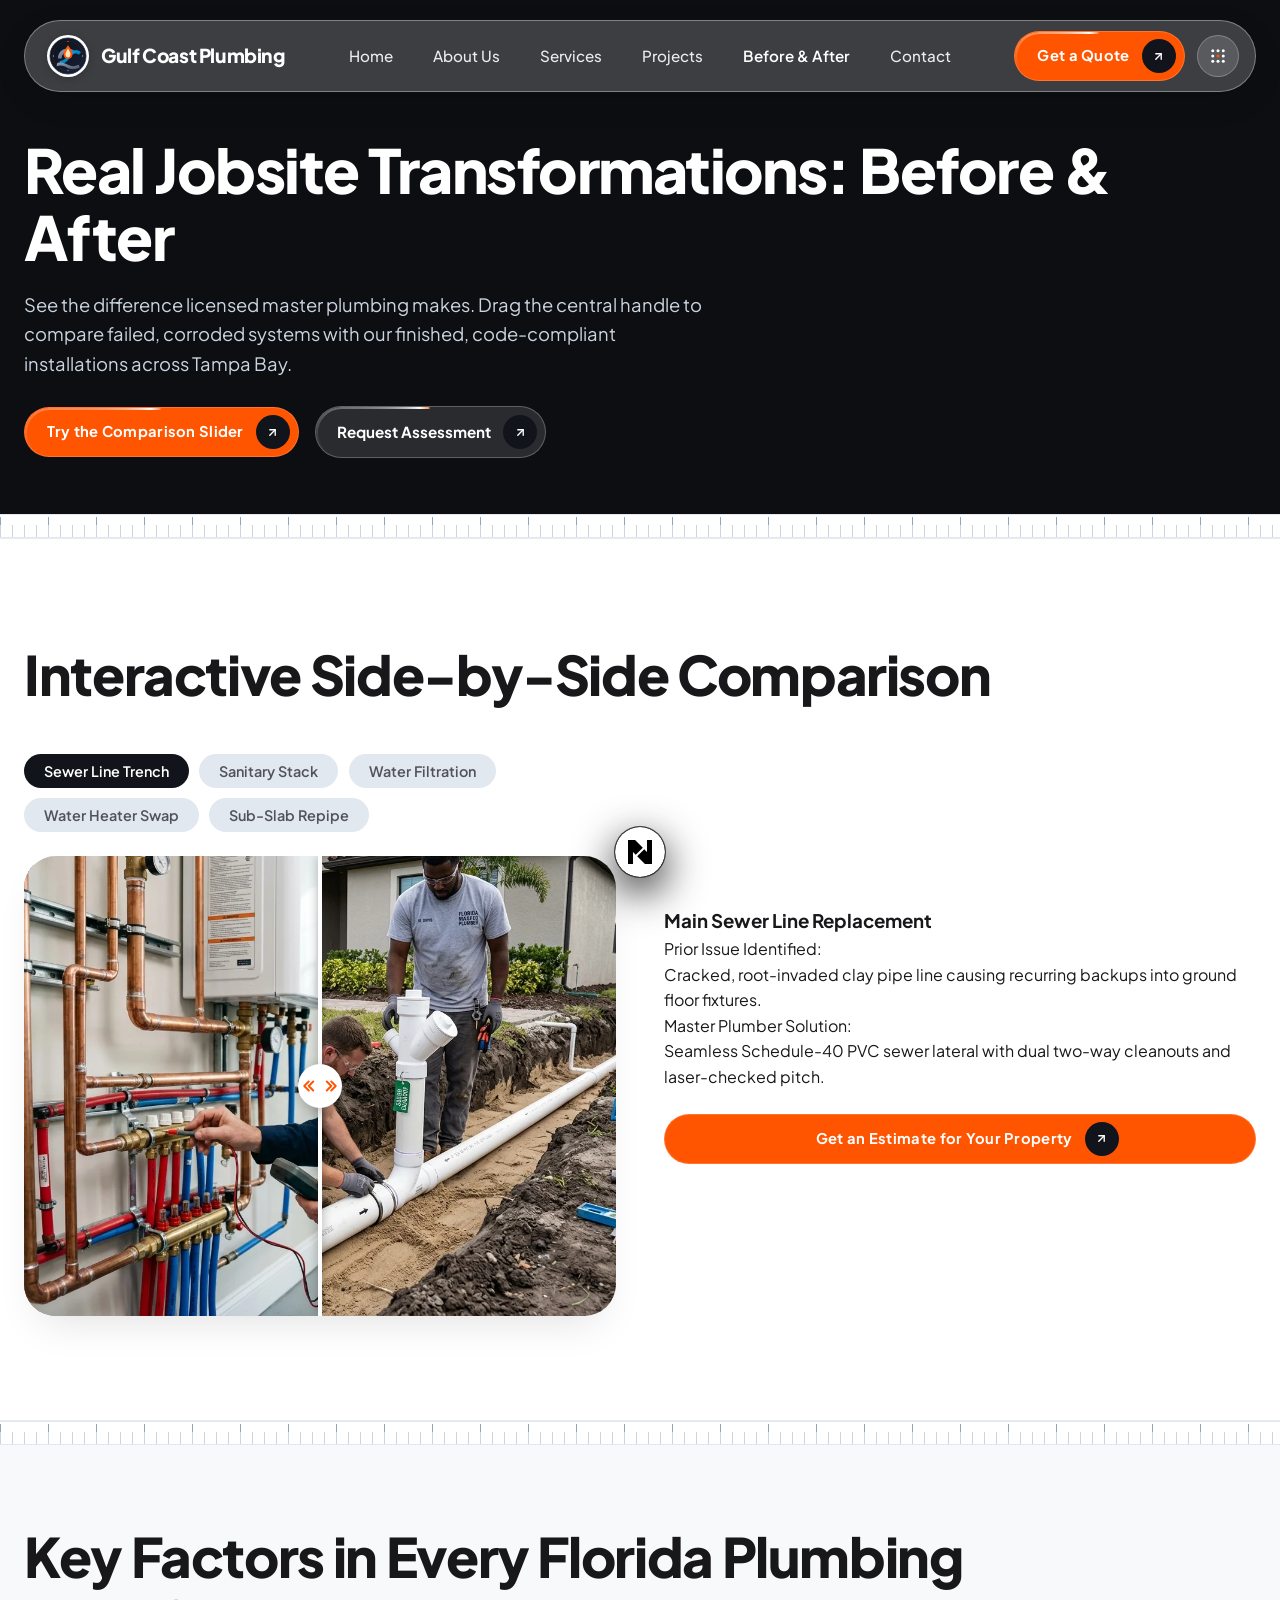
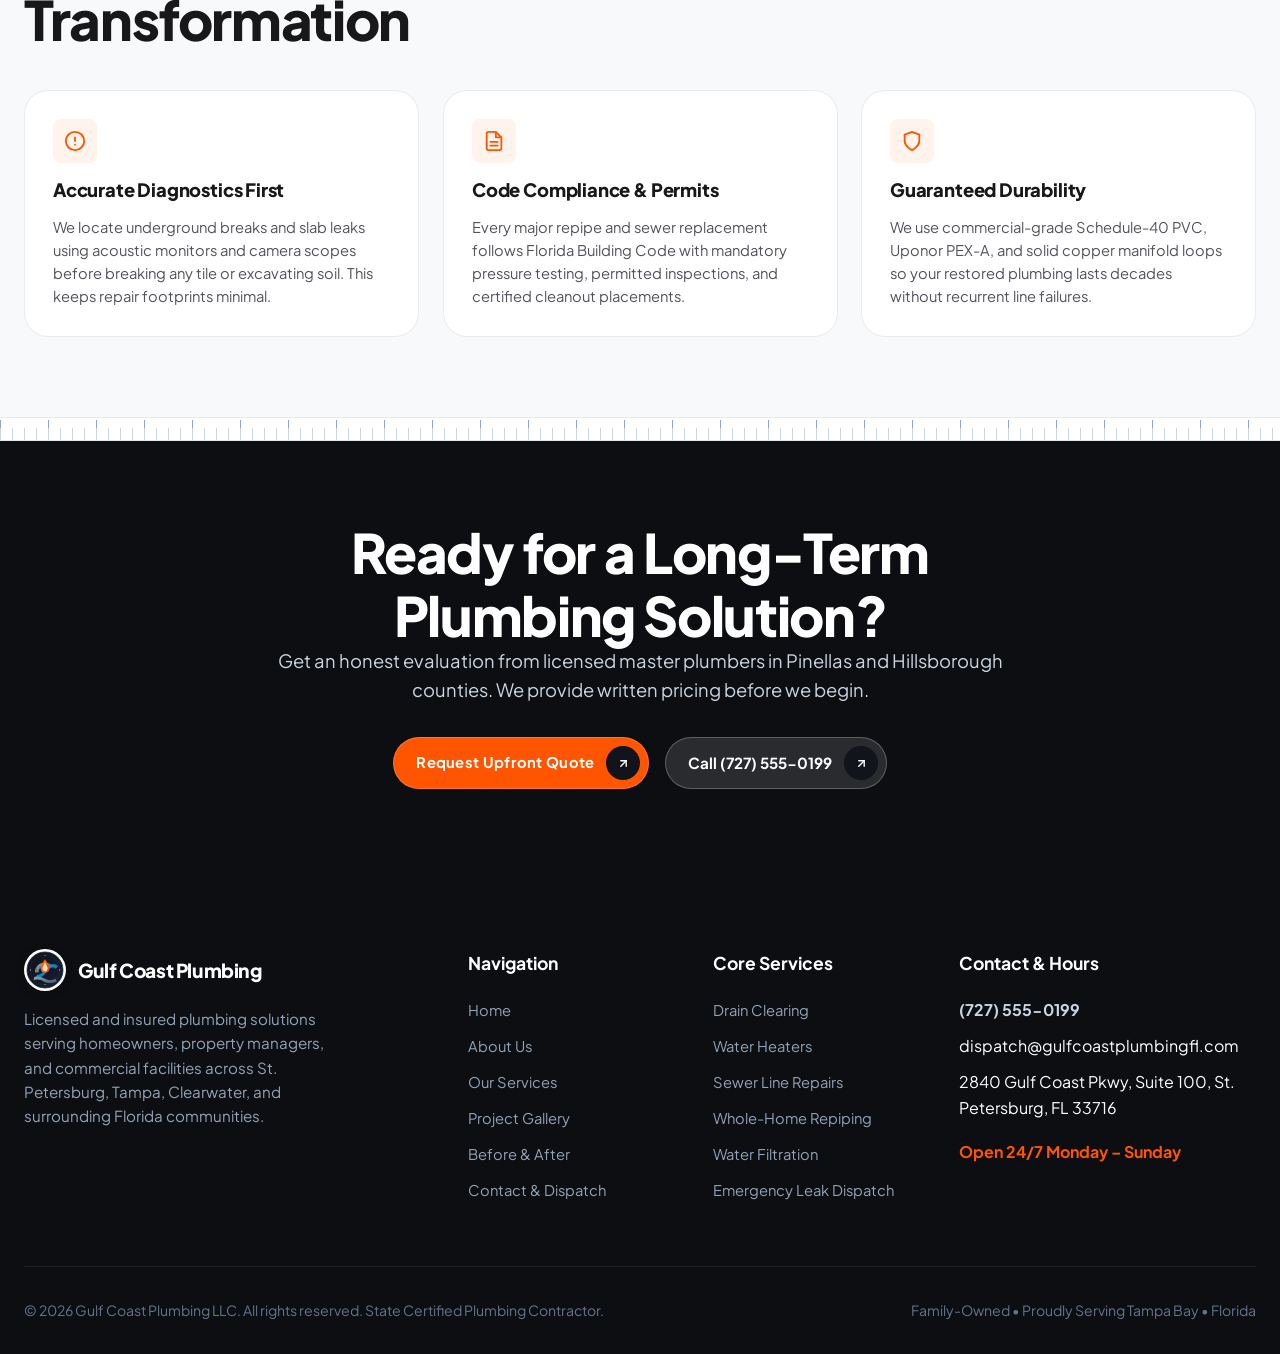
<file: transformations.html>
<!DOCTYPE html>
<html lang="en">
<head>
  <meta charset="UTF-8">
  <meta name="viewport" content="width=device-width, initial-scale=1.0">
  <title>Before &amp; After Transformations | Gulf Coast Plumbing LLC | Tampa Bay</title>
  <meta name="description" content="Inspect real before and after plumbing transformations in Tampa Bay by Gulf Coast Plumbing. Sewer lines, water heaters, and whole-home repiping comparisons.">
  
  <!-- Favicon -->
  <link rel="icon" type="image/png" href="assets/images/logo_square.svg">
  
  <!-- Google Fonts: Plus Jakarta Sans -->
  <link rel="preconnect" href="https://fonts.googleapis.com">
  <link rel="preconnect" href="https://gstatic.com" crossorigin>
  <link href="https://fonts.googleapis.com/css2?family=Plus+Jakarta+Sans:wght@400;500;600;700;800&display=swap" rel="stylesheet">
  
  <!-- Stylesheet -->
  <link rel="stylesheet" href="styles.css">
</head>
<body>

  <!-- =========================================================================
       1. FLOATING GLASSMORPHISM PILL NAVBAR
       ========================================================================= -->
  <header class="header-glass" id="main-header">
    <div class="header-glass-inner">
      <!-- Brand Logo -->
      <a href="index.html" class="brand-link" aria-label="Gulf Coast Plumbing Home">
        <img src="assets/images/logo.svg" alt="Gulf Coast Plumbing Logo" class="brand-logo-img">
        <span class="brand-title">Gulf Coast Plumbing</span>
      </a>

      <!-- Desktop Nav Links -->
      <nav aria-label="Primary Navigation">
        <ul class="nav-links">
          <li class="nav-item"><a href="index.html">Home</a></li>
          <li class="nav-item"><a href="about.html">About Us</a></li>
          <li class="nav-item"><a href="services.html">Services</a></li>
          <li class="nav-item"><a href="projects.html">Projects</a></li>
          <li class="nav-item active"><a href="transformations.html">Before &amp; After</a></li>
          <li class="nav-item"><a href="contact.html">Contact</a></li>
        </ul>
      </nav>

      <!-- Action Controls -->
      <div class="nav-actions">
        <!-- CTA Pill Button with Silk Halo and Craftsman Arrow -->
        <a href="contact.html" class="btn-pill-cta" data-open-modal="quote">
          <span class="btn-silk-halo" aria-hidden="true"><span class="btn-silk-beam"></span></span>
          <span class="btn-text">Get a Quote</span>
          <span class="btn-arrow-circle" aria-hidden="true">
            <svg class="icon-arrow-craftsman" width="13" height="13" viewBox="0 0 24 24" fill="none" stroke="currentColor" stroke-width="2.5" stroke-linecap="round" stroke-linejoin="round">
              <line x1="7" y1="17" x2="17" y2="7"></line>
              <polyline points="7 7 17 7 17 17"></polyline>
            </svg>
          </span>
        </a>

        <!-- 9-Dot Terminal Matrix Button -->
        <button class="btn-icon-round" id="btn-grid-drawer" aria-label="Quick contact menu">
          <svg class="icon-terminal-matrix" width="18" height="18" viewBox="0 0 24 24" fill="none" aria-hidden="true">
            <circle cx="5" cy="5" r="2" fill="currentColor"></circle>
            <circle cx="12" cy="5" r="2" fill="currentColor"></circle>
            <circle cx="19" cy="5" r="2" fill="currentColor"></circle>
            <circle cx="5" cy="12" r="2" fill="currentColor"></circle>
            <circle cx="12" cy="12" r="2" fill="#ff5500"></circle>
            <circle cx="19" cy="12" r="2" fill="currentColor"></circle>
            <circle cx="5" cy="19" r="2" fill="currentColor"></circle>
            <circle cx="12" cy="19" r="2" fill="currentColor"></circle>
            <circle cx="19" cy="19" r="2" fill="currentColor"></circle>
          </svg>
        </button>

        <!-- Mobile Nav Toggle -->
        <button class="mobile-nav-toggle" id="mobile-nav-toggle" aria-label="Open mobile menu">
          <svg class="icon-menu-craftsman" width="22" height="22" viewBox="0 0 24 24" fill="none" stroke="currentColor" stroke-width="2.2" stroke-linecap="round" aria-hidden="true">
            <line x1="3" y1="7" x2="21" y2="7"></line>
            <line x1="3" y1="12" x2="17" y2="12" stroke="#ff5500"></line>
            <line x1="3" y1="17" x2="21" y2="17"></line>
          </svg>
        </button>
      </div>
    </div>
  </header>

  <main>
    <!-- =========================================================================
         2. SUBPAGE HERO SECTION
         ========================================================================= -->
    <section class="subpage-hero" id="transformations-hero">
      <div class="container subpage-hero-content">
        <h1 class="subpage-hero-title reveal-generic">Real Jobsite Transformations: Before &amp; After</h1>
        <p class="subpage-hero-desc reveal-generic stagger-1">
          See the difference licensed master plumbing makes. Drag the central handle to compare failed, corroded systems with our finished, code-compliant installations across Tampa Bay.
        </p>
        <div class="subpage-hero-actions reveal-generic stagger-2">
          <a href="#slider-showcase" class="btn-pill-cta">
            <span class="btn-silk-halo" aria-hidden="true"><span class="btn-silk-beam"></span></span>
            <span class="btn-text">Try the Comparison Slider</span>
            <span class="btn-arrow-circle" aria-hidden="true">
              <svg class="icon-arrow-craftsman" width="13" height="13" viewBox="0 0 24 24" fill="none" stroke="currentColor" stroke-width="2.5" stroke-linecap="round" stroke-linejoin="round">
                <line x1="7" y1="17" x2="17" y2="7"></line>
                <polyline points="7 7 17 7 17 17"></polyline>
              </svg>
            </span>
          </a>
          <a href="contact.html" class="btn-pill-translucent" data-open-modal="quote">
            <span class="btn-silk-halo" aria-hidden="true"><span class="btn-silk-beam"></span></span>
            <span class="btn-text">Request Assessment</span>
            <span class="btn-arrow-circle" aria-hidden="true">
              <svg class="icon-arrow-craftsman" width="13" height="13" viewBox="0 0 24 24" fill="none" stroke="currentColor" stroke-width="2.5" stroke-linecap="round" stroke-linejoin="round">
                <line x1="7" y1="17" x2="17" y2="7"></line>
                <polyline points="7 7 17 7 17 17"></polyline>
              </svg>
            </span>
          </a>
        </div>
      </div>
    </section>

    <!-- Ruler Divider -->
    <div class="ruler-divider reveal-generic" aria-hidden="true"></div>

    <!-- =========================================================================
         3. DUAL-LAYER BEFORE & AFTER SLIDER SHOWCASE
         ========================================================================= -->
    <section class="before-after-section" id="slider-showcase">
      <div class="container">
        <div class="section-header-clean reveal-generic">
          <h2 class="section-headline">Interactive Side-by-Side Comparison</h2>
        </div>

        <div class="ba-container">
          <!-- Comparison Slider Box -->
          <div>
            <div class="ba-tabs-row reveal-generic" role="tablist">
              <button class="ba-tab-btn active" role="tab" data-ba-tab="0">Sewer Line Trench</button>
              <button class="ba-tab-btn" role="tab" data-ba-tab="1">Sanitary Stack</button>
              <button class="ba-tab-btn" role="tab" data-ba-tab="2">Water Filtration</button>
              <button class="ba-tab-btn" role="tab" data-ba-tab="3">Water Heater Swap</button>
              <button class="ba-tab-btn" role="tab" data-ba-tab="4">Sub-Slab Repipe</button>
            </div>

            <div class="ba-slider-box reveal-jiggle stagger-1" id="ba-slider-box">
              <div class="ba-img-layer ba-before-wrap">
                <img id="ba-before-img" src="assets/optimized/work_sewer.webp" alt="Plumbing condition before work" class="ba-img">
                <span class="ba-badge before">Before</span>
              </div>

              <div class="ba-img-layer ba-after-wrap" id="ba-after-wrap">
                <img id="ba-after-img" src="assets/optimized/hero_slide1.webp" alt="Plumbing condition after professional work" class="ba-img">
                <span class="ba-badge after">After</span>
              </div>

              <div class="ba-handle" id="ba-handle" aria-label="Slide to compare before and after photos" role="slider" aria-valuenow="50" aria-valuemin="0" aria-valuemax="100" tabindex="0">
                <div class="ba-handle-line"></div>
                <div class="ba-handle-circle">
                  <svg width="18" height="18" viewBox="0 0 24 24" fill="none" stroke="currentColor" stroke-width="2.5" stroke-linecap="round" stroke-linejoin="round" aria-hidden="true">
                    <polyline points="15 18 9 12 15 6"></polyline>
                    <polyline points="9 18 3 12 9 6"></polyline>
                  </svg>
                  <svg width="18" height="18" viewBox="0 0 24 24" fill="none" stroke="currentColor" stroke-width="2.5" stroke-linecap="round" stroke-linejoin="round" aria-hidden="true">
                    <polyline points="9 18 15 12 9 6"></polyline>
                    <polyline points="15 18 21 12 15 6"></polyline>
                  </svg>
                </div>
              </div>
            </div>
          </div>

          <!-- Dynamic Metadata Card -->
          <div class="ba-info-card reveal-jiggle stagger-2">
            <h3 id="ba-project-title" class="ba-info-title">Main Sewer Line Replacement</h3>
            
            <div class="ba-point before">
              <div class="ba-point-label">Prior Issue Identified:</div>
              <p id="ba-before-note" class="ba-point-text">
                Cracked, root-invaded clay pipe line causing recurring backups into ground floor fixtures.
              </p>
            </div>

            <div class="ba-point after">
              <div class="ba-point-label">Master Plumber Solution:</div>
              <p id="ba-project-note" class="ba-point-text">
                Seamless Schedule-40 PVC sewer lateral with dual two-way cleanouts and laser-checked pitch.
              </p>
            </div>

            <div style="margin-top: 1.5rem;">
              <a href="contact.html" class="btn-pill-cta" data-open-modal="quote" style="width: 100%; justify-content: center;">
                <span class="btn-silk-halo" aria-hidden="true"><span class="btn-silk-beam"></span></span>
                <span class="btn-text">Get an Estimate for Your Property</span>
                <span class="btn-arrow-circle" aria-hidden="true">
                  <svg class="icon-arrow-craftsman" width="13" height="13" viewBox="0 0 24 24" fill="none" stroke="currentColor" stroke-width="2.5" stroke-linecap="round" stroke-linejoin="round">
                    <line x1="7" y1="17" x2="17" y2="7"></line>
                    <polyline points="7 7 17 7 17 17"></polyline>
                  </svg>
                </span>
              </a>
            </div>
          </div>
        </div>
      </div>
    </section>

    <!-- Ruler Divider -->
    <div class="ruler-divider reveal-generic" aria-hidden="true"></div>

    <!-- =========================================================================
         4. WORKMANSHIP INSPECTION GRID
         ========================================================================= -->
    <section class="page-section" id="case-cards">
      <div class="container">
        <div class="section-header-clean reveal-generic">
          <h2 class="section-headline">Key Factors in Every Florida Plumbing Transformation</h2>
        </div>

        <div class="standards-grid" style="grid-template-columns: repeat(auto-fill, minmax(340px, 1fr));">
          <div class="standard-card reveal-jiggle stagger-1">
            <div class="standard-card-icon">
              <svg width="22" height="22" viewBox="0 0 24 24" fill="none" stroke="currentColor" stroke-width="2" stroke-linecap="round" stroke-linejoin="round" aria-hidden="true">
                <circle cx="12" cy="12" r="10"></circle>
                <line x1="12" y1="8" x2="12" y2="12"></line>
                <line x1="12" y1="16" x2="12.01" y2="16"></line>
              </svg>
            </div>
            <h3 class="standard-card-title">Accurate Diagnostics First</h3>
            <p class="standard-card-desc">
              We locate underground breaks and slab leaks using acoustic monitors and camera scopes before breaking any tile or excavating soil. This keeps repair footprints minimal.
            </p>
          </div>

          <div class="standard-card reveal-jiggle stagger-2">
            <div class="standard-card-icon">
              <svg width="22" height="22" viewBox="0 0 24 24" fill="none" stroke="currentColor" stroke-width="2" stroke-linecap="round" stroke-linejoin="round" aria-hidden="true">
                <path d="M14 2H6a2 2 0 0 0-2 2v16a2 2 0 0 0 2 2h12a2 2 0 0 0 2-2V8z"></path>
                <polyline points="14 2 14 8 20 8"></polyline>
                <line x1="16" y1="13" x2="8" y2="13"></line>
                <line x1="16" y1="17" x2="8" y2="17"></line>
              </svg>
            </div>
            <h3 class="standard-card-title">Code Compliance &amp; Permits</h3>
            <p class="standard-card-desc">
              Every major repipe and sewer replacement follows Florida Building Code with mandatory pressure testing, permitted inspections, and certified cleanout placements.
            </p>
          </div>

          <div class="standard-card reveal-jiggle stagger-3">
            <div class="standard-card-icon">
              <svg width="22" height="22" viewBox="0 0 24 24" fill="none" stroke="currentColor" stroke-width="2" stroke-linecap="round" stroke-linejoin="round" aria-hidden="true">
                <path d="M12 22s8-4 8-10V5l-8-3-8 3v7c0 6 8 10 8 10z"></path>
              </svg>
            </div>
            <h3 class="standard-card-title">Guaranteed Durability</h3>
            <p class="standard-card-desc">
              We use commercial-grade Schedule-40 PVC, Uponor PEX-A, and solid copper manifold loops so your restored plumbing lasts decades without recurrent line failures.
            </p>
          </div>
        </div>
      </div>
    </section>

    <!-- Ruler Divider -->
    <div class="ruler-divider reveal-generic" aria-hidden="true"></div>

    <!-- =========================================================================
         5. CTA SECTION
         ========================================================================= -->
    <section class="page-section-dark" id="trans-cta">
      <div class="container">
        <div style="text-align: center; max-width: 760px; margin: 0 auto;">
          <h2 class="section-headline light reveal-generic">Ready for a Long-Term Plumbing Solution?</h2>
          <p class="reveal-generic stagger-1" style="font-size: 1.15rem; color: #cbd5e1; margin-bottom: 2rem; line-height: 1.6;">
            Get an honest evaluation from licensed master plumbers in Pinellas and Hillsborough counties. We provide written pricing before we begin.
          </p>
          <div class="reveal-generic stagger-2" style="display: flex; justify-content: center; flex-wrap: wrap; gap: 1rem;">
            <a href="contact.html" class="btn-pill-cta" data-open-modal="quote">
              <span class="btn-silk-halo" aria-hidden="true"><span class="btn-silk-beam"></span></span>
              <span class="btn-text">Request Upfront Quote</span>
              <span class="btn-arrow-circle" aria-hidden="true">
                <svg class="icon-arrow-craftsman" width="13" height="13" viewBox="0 0 24 24" fill="none" stroke="currentColor" stroke-width="2.5" stroke-linecap="round" stroke-linejoin="round">
                  <line x1="7" y1="17" x2="17" y2="7"></line>
                  <polyline points="7 7 17 7 17 17"></polyline>
                </svg>
              </span>
            </a>
            <a href="tel:7275550199" class="btn-pill-translucent">
              <span class="btn-silk-halo" aria-hidden="true"><span class="btn-silk-beam"></span></span>
              <span class="btn-text">Call (727) 555-0199</span>
              <span class="btn-arrow-circle" aria-hidden="true">
                <svg class="icon-arrow-craftsman" width="13" height="13" viewBox="0 0 24 24" fill="none" stroke="currentColor" stroke-width="2.5" stroke-linecap="round" stroke-linejoin="round">
                  <line x1="7" y1="17" x2="17" y2="7"></line>
                  <polyline points="7 7 17 7 17 17"></polyline>
                </svg>
              </span>
            </a>
          </div>
        </div>
      </div>
    </section>
  </main>

  <!-- =========================================================================
       6. OBSIDIAN DARK FOOTER
       ========================================================================= -->
  <footer class="footer-main">
    <div class="container">
      <div class="footer-grid">
        <div class="footer-brand reveal-generic stagger-1">
          <a href="index.html" class="brand-link">
            <img src="assets/images/logo.svg" alt="Gulf Coast Plumbing Logo" class="brand-logo-img">
            <span class="brand-title">Gulf Coast Plumbing</span>
          </a>
          <p>
            Licensed and insured plumbing solutions serving homeowners, property managers, and commercial facilities across St. Petersburg, Tampa, Clearwater, and surrounding Florida communities.
          </p>
        </div>

        <div class="footer-col reveal-generic stagger-2">
          <h4>Navigation</h4>
          <ul>
            <li><a href="index.html">Home</a></li>
            <li><a href="about.html">About Us</a></li>
            <li><a href="services.html">Our Services</a></li>
            <li><a href="projects.html">Project Gallery</a></li>
            <li><a href="transformations.html">Before &amp; After</a></li>
            <li><a href="contact.html">Contact &amp; Dispatch</a></li>
          </ul>
        </div>

        <div class="footer-col reveal-generic stagger-3">
          <h4>Core Services</h4>
          <ul>
            <li><a href="services.html">Drain Clearing</a></li>
            <li><a href="services.html">Water Heaters</a></li>
            <li><a href="services.html">Sewer Line Repairs</a></li>
            <li><a href="services.html">Whole-Home Repiping</a></li>
            <li><a href="services.html">Water Filtration</a></li>
            <li><a href="services.html">Emergency Leak Dispatch</a></li>
          </ul>
        </div>

        <div class="footer-col reveal-generic stagger-4">
          <h4>Contact &amp; Hours</h4>
          <ul>
            <li style="color: #cbd5e1; font-weight: 700;">(727) 555-0199</li>
            <li>dispatch@gulfcoastplumbingfl.com</li>
            <li>2840 Gulf Coast Pkwy, Suite 100, St. Petersburg, FL 33716</li>
            <li style="color: var(--brand-orange); font-weight: 700; margin-top: 0.5rem;">Open 24/7 Monday &ndash; Sunday</li>
          </ul>
        </div>
      </div>

      <div class="footer-bottom reveal-generic stagger-5">
        <div>&copy; 2026 Gulf Coast Plumbing LLC. All rights reserved. State Certified Plumbing Contractor.</div>
        <div>Family-Owned &bull; Proudly Serving Tampa Bay &bull; Florida</div>
      </div>
    </div>
  </footer>

  <!-- =========================================================================
       7. UNIFIED DISPATCH & SERVICE PANEL
       ========================================================================= -->
  <div class="drawer-backdrop" id="drawer-backdrop" aria-hidden="true"></div>

  <aside class="quick-drawer unified-dispatch-panel" id="quick-drawer" aria-label="Dispatch and quote panel" aria-hidden="true" role="dialog">
    <div class="drawer-header-bar drawer-stagger-1">
      <div class="drawer-brand-wrap">
        <img src="assets/images/logo_square.svg" alt="Gulf Coast Plumbing Logo" class="drawer-brand-logo">
        <div class="drawer-brand-text">
          <span class="drawer-brand-name">Gulf Coast Plumbing</span>
          <span class="drawer-status-chip">On-call master plumbers</span>
        </div>
      </div>
      <button id="btn-close-drawer" class="btn-icon-round btn-drawer-close" data-close-modal aria-label="Close panel">
        <svg width="18" height="18" viewBox="0 0 24 24" fill="none" stroke="currentColor" stroke-width="2.5" stroke-linecap="round" stroke-linejoin="round" aria-hidden="true">
          <line x1="18" y1="6" x2="6" y2="18"></line>
          <line x1="6" y1="6" x2="18" y2="18"></line>
        </svg>
      </button>
    </div>

    <div class="drawer-tabs-wrapper drawer-stagger-2">
      <div class="drawer-tabs-track" id="drawer-tabs-track" role="tablist" aria-label="Panel tabs" data-active-tab="dispatch">
        <span class="drawer-tab-pill-indicator" id="tab-pill-indicator" aria-hidden="true"></span>
        <button type="button" class="drawer-tab-btn active" id="tab-btn-dispatch" data-drawer-tab="dispatch" role="tab" aria-selected="true" aria-controls="drawer-view-dispatch">
          Emergency dispatch
        </button>
        <button type="button" class="drawer-tab-btn" id="tab-btn-quote" data-drawer-tab="quote" role="tab" aria-selected="false" aria-controls="drawer-view-quote">
          Request a quote
        </button>
      </div>
    </div>

    <div class="drawer-content-scroll">
      <section class="drawer-view active drawer-stagger-3" id="drawer-view-dispatch" role="tabpanel" aria-labelledby="tab-btn-dispatch">
        <div class="drawer-dispatch-alert">
          <div class="dispatch-alert-badge">Active 24/7 dispatch</div>
          <p class="dispatch-alert-text">
            Direct line to master plumbers in St. Petersburg and Tampa. Emergency trucks fully stocked.
          </p>
        </div>

        <div class="drawer-hotline-card">
          <div class="hotline-card-label">Direct dispatch hotline</div>
          <a href="tel:7275550199" class="hotline-card-number" aria-label="Call direct dispatch hotline at 727 365 7882">
            <span>(727) 555-0199</span>
            <span class="hotline-card-icon" aria-hidden="true">
              <svg width="18" height="18" viewBox="0 0 24 24" fill="none" stroke="currentColor" stroke-width="2.5" stroke-linecap="round" stroke-linejoin="round">
                <line x1="7" y1="17" x2="17" y2="7"></line>
                <polyline points="7 7 17 7 17 17"></polyline>
              </svg>
            </span>
          </a>
        </div>
      </section>

      <section class="drawer-view drawer-stagger-3" id="drawer-view-quote" role="tabpanel" aria-labelledby="tab-btn-quote" hidden>
        <div class="calculator-card">
          <form class="calculator-form" id="quick-quote-form" data-quote-form>
            <div class="calc-field-group">
              <label for="drawer-name" class="calc-label">Your Name</label>
              <input type="text" id="drawer-name" name="name" class="form-input" placeholder="Full name" required>
            </div>
            <div class="calc-field-group">
              <label for="drawer-phone" class="calc-label">Phone Number</label>
              <input type="tel" id="drawer-phone" name="phone" class="form-input" placeholder="(727) 000-0000" required>
            </div>
            <div class="calc-field-group">
              <label for="drawer-service" class="calc-label">Service Needed</label>
              <select id="drawer-service" name="service" class="form-select" required>
                <option value="">Select a service</option>
                <option value="Drain & Blockage Clearing">Drain &amp; Blockage Clearing</option>
                <option value="Water Heater Repair or Replacement">Water Heater Repair or Replacement</option>
                <option value="Sewer Line Repair & Replacement">Sewer Line Repair &amp; Replacement</option>
                <option value="Whole-Home Repiping">Whole-Home Repiping</option>
                <option value="Water Filtration & Softeners">Water Filtration &amp; Softeners</option>
                <option value="Emergency Leak Detection">Emergency Leak Detection</option>
              </select>
            </div>
            <button type="submit" class="btn-pill-cta" style="width: 100%; justify-content: center; margin-top: 1rem;">
              <span class="btn-silk-halo" aria-hidden="true"><span class="btn-silk-beam"></span></span>
              <span class="btn-text">Submit Request</span>
              <span class="btn-arrow-circle" aria-hidden="true">
                <svg class="icon-arrow-craftsman" width="13" height="13" viewBox="0 0 24 24" fill="none" stroke="currentColor" stroke-width="2.5" stroke-linecap="round" stroke-linejoin="round">
                  <line x1="7" y1="17" x2="17" y2="7"></line>
                  <polyline points="7 7 17 7 17 17"></polyline>
                </svg>
              </span>
            </button>
          </form>
        </div>
      </section>
    </div>
  </aside>

  <!-- =========================================================================
       8. MOBILE NAVIGATION DRAWER
       ========================================================================= -->
  <aside class="quick-drawer mobile-nav-panel" id="mobile-nav-drawer" aria-label="Mobile Navigation" aria-hidden="true" role="dialog">
    <div>
      <div class="mobile-nav-header">
        <a href="index.html" class="brand-link" aria-label="Gulf Coast Plumbing Home">
          <img src="assets/images/logo.svg" alt="Logo" class="brand-logo-img">
          <div>
            <span class="brand-title">Gulf Coast Plumbing</span>
            <div style="font-size: 0.72rem; color: #94a3b8; font-weight: 600;">St. Petersburg &bull; Tampa Bay</div>
          </div>
        </a>
        <button id="btn-close-mobile-nav" class="btn-icon-round btn-drawer-close" aria-label="Close menu">
          <svg width="18" height="18" viewBox="0 0 24 24" fill="none" stroke="currentColor" stroke-width="2.5" stroke-linecap="round" stroke-linejoin="round" aria-hidden="true">
            <line x1="18" y1="6" x2="6" y2="18"></line>
            <line x1="6" y1="6" x2="18" y2="18"></line>
          </svg>
        </button>
      </div>

      <nav class="mobile-nav-links" aria-label="Mobile Primary Navigation">
        <a href="index.html" class="mobile-nav-link">
          <span>Home</span>
          <span class="mobile-nav-arrow" aria-hidden="true">
            <svg class="icon-arrow-craftsman" width="11" height="11" viewBox="0 0 24 24" fill="none" stroke="currentColor" stroke-width="2.5" stroke-linecap="round" stroke-linejoin="round">
              <line x1="7" y1="17" x2="17" y2="7"></line>
              <polyline points="7 7 17 7 17 17"></polyline>
            </svg>
          </span>
        </a>
        <a href="about.html" class="mobile-nav-link">
          <span>About Us</span>
          <span class="mobile-nav-arrow" aria-hidden="true">
            <svg class="icon-arrow-craftsman" width="11" height="11" viewBox="0 0 24 24" fill="none" stroke="currentColor" stroke-width="2.5" stroke-linecap="round" stroke-linejoin="round">
              <line x1="7" y1="17" x2="17" y2="7"></line>
              <polyline points="7 7 17 7 17 17"></polyline>
            </svg>
          </span>
        </a>
        <a href="services.html" class="mobile-nav-link">
          <span>Services</span>
          <span class="mobile-nav-arrow" aria-hidden="true">
            <svg class="icon-arrow-craftsman" width="11" height="11" viewBox="0 0 24 24" fill="none" stroke="currentColor" stroke-width="2.5" stroke-linecap="round" stroke-linejoin="round">
              <line x1="7" y1="17" x2="17" y2="7"></line>
              <polyline points="7 7 17 7 17 17"></polyline>
            </svg>
          </span>
        </a>
        <a href="projects.html" class="mobile-nav-link">
          <span>Projects</span>
          <span class="mobile-nav-arrow" aria-hidden="true">
            <svg class="icon-arrow-craftsman" width="11" height="11" viewBox="0 0 24 24" fill="none" stroke="currentColor" stroke-width="2.5" stroke-linecap="round" stroke-linejoin="round">
              <line x1="7" y1="17" x2="17" y2="7"></line>
              <polyline points="7 7 17 7 17 17"></polyline>
            </svg>
          </span>
        </a>
        <a href="transformations.html" class="mobile-nav-link active">
          <span>Before &amp; After</span>
          <span class="mobile-nav-arrow" aria-hidden="true">
            <svg class="icon-arrow-craftsman" width="11" height="11" viewBox="0 0 24 24" fill="none" stroke="currentColor" stroke-width="2.5" stroke-linecap="round" stroke-linejoin="round">
              <line x1="7" y1="17" x2="17" y2="7"></line>
              <polyline points="7 7 17 7 17 17"></polyline>
            </svg>
          </span>
        </a>
        <a href="contact.html" class="mobile-nav-link">
          <span>Contact</span>
          <span class="mobile-nav-arrow" aria-hidden="true">
            <svg class="icon-arrow-craftsman" width="11" height="11" viewBox="0 0 24 24" fill="none" stroke="currentColor" stroke-width="2.5" stroke-linecap="round" stroke-linejoin="round">
              <line x1="7" y1="17" x2="17" y2="7"></line>
              <polyline points="7 7 17 7 17 17"></polyline>
            </svg>
          </span>
        </a>
      </nav>
    </div>

    <div class="mobile-nav-footer">
      <div class="mobile-nav-hotline">
        <span class="mobile-nav-hotline-label">24/7 Master Plumber Dispatch</span>
        <a href="tel:7275550199" class="mobile-nav-hotline-phone">(727) 555-0199</a>
      </div>
      <a href="tel:7275550199" class="btn-pill-cta" style="width: 100%; justify-content: center;">
        <span class="btn-silk-halo" aria-hidden="true"><span class="btn-silk-beam"></span></span>
        <span class="btn-text">Call (727) 555-0199</span>
        <span class="btn-arrow-circle" aria-hidden="true">
          <svg class="icon-arrow-craftsman" width="13" height="13" viewBox="0 0 24 24" fill="none" stroke="currentColor" stroke-width="2.5" stroke-linecap="round" stroke-linejoin="round">
            <line x1="7" y1="17" x2="17" y2="7"></line>
            <polyline points="7 7 17 7 17 17"></polyline>
          </svg>
        </span>
      </a>
    </div>
  </aside>

  <!-- Script -->
  <script src="assets/js/anime.min.js"></script>
  <script src="app.js"></script>
  <script src="assets/js/nour-watermark.js" defer></script>
</body>
</html>
</file>
<file: styles.css>
@charset "UTF-8";

/* ==========================================================================
   Gulf Coast Plumbing — DESIGN SYSTEM & STYLESHEET
   Matching Constrc Layout & Visual Identity
   ========================================================================== */

:root {
  --font-display: 'Plus Jakarta Sans', system-ui, -apple-system, sans-serif;
  --font-body: 'Plus Jakarta Sans', system-ui, -apple-system, sans-serif;

  /* Color System */
  --bg-canvas: #f8f9fa;
  --bg-surface: #ffffff;
  --bg-dark: #0c0e12;
  --bg-dark-surface: #14171f;
  --bg-dark-card: #1b1e28;
  
  --brand-orange: #ff5500;
  --brand-orange-hover: #e04b00;
  --brand-orange-light: #fff3ec;
  --brand-navy: #162035;
  --brand-navy-light: #1f2c47;
  
  --text-primary: #18181b;
  --text-secondary: #52525b;
  --text-muted: #71717a;
  --text-on-dark: #f4f4f5;
  --text-muted-dark: #a1a1aa;
  
  --border-light: rgba(228, 231, 236, 0.8);
  --border-dark: rgba(255, 255, 255, 0.08);
  --border-orange: rgba(255, 85, 0, 0.3);
  
  --radius-full: 9999px;
  --radius-xl: 2rem;
  --radius-lg: 1.5rem;
  --radius-md: 1rem;
  --radius-sm: 0.5rem;
  
  --shadow-sm: 0 2px 4px rgba(0, 0, 0, 0.04);
  --shadow-md: 0 12px 24px -6px rgba(0, 0, 0, 0.08);
  --shadow-lg: 0 20px 40px -15px rgba(0, 0, 0, 0.12);
  --shadow-orange: 0 10px 25px -5px rgba(255, 85, 0, 0.35);
  
  --container-max: 1320px;

  /* Motion & Easing Tokens */
  --ease-fluid-spring: cubic-bezier(0.34, 1.42, 0.64, 1);
  --ease-fluid-bounce: cubic-bezier(0.175, 0.885, 0.32, 1.275);
  --ease-generic-out: cubic-bezier(0.16, 1, 0.3, 1);
  --ease-fluid-pop: cubic-bezier(0.34, 1.56, 0.64, 1);
}

/* --------------------------------------------------------------------------
   Reset & Base
   -------------------------------------------------------------------------- */
*, *::before, *::after {
  box-sizing: border-box;
  margin: 0;
  padding: 0;
}

html {
  scroll-behavior: smooth;
  font-size: 16px;
  -webkit-text-size-adjust: 100%;
  overflow-x: clip;
}

body {
  font-family: var(--font-body);
  background-color: var(--bg-canvas);
  color: var(--text-primary);
  line-height: 1.6;
  overflow-x: clip;
  -webkit-font-smoothing: antialiased;
  width: 100%;
  max-width: 100vw;
  position: relative;
}

img, svg {
  display: block;
  max-width: 100%;
}

a {
  color: inherit;
  text-decoration: none;
  transition: all 0.25s ease;
}

button {
  font-family: inherit;
  cursor: pointer;
  border: none;
  background: none;
  transition: all 0.25s cubic-bezier(0.16, 1, 0.3, 1);
}

input, select, textarea {
  font-family: inherit;
  font-size: 1rem;
}

.container {
  width: 100%;
  max-width: var(--container-max);
  margin-left: auto;
  margin-right: auto;
  padding-left: 1.5rem;
  padding-right: 1.5rem;
}

/* --------------------------------------------------------------------------
   Ruler / Architectural Scale Divider (Signature Element from Reference)
   -------------------------------------------------------------------------- */
.ruler-divider {
  width: 100%;
  height: 24px;
  background-color: #ffffff;
  background-image: repeating-linear-gradient(
    90deg,
    #cbd5e1 0,
    #cbd5e1 1px,
    transparent 1px,
    transparent 12px
  ), repeating-linear-gradient(
    90deg,
    #94a3b8 0,
    #94a3b8 1.5px,
    transparent 1.5px,
    transparent 48px
  );
  background-size: 100% 12px, 100% 20px;
  background-position: bottom left, bottom left;
  background-repeat: repeat-x;
  border-top: 1px solid #e2e8f0;
  border-bottom: 1px solid #e2e8f0;
  position: relative;
  z-index: 10;
}

.ruler-divider.ruler-dark {
  background-color: var(--bg-dark);
  border-top-color: rgba(255, 255, 255, 0.08);
  border-bottom-color: rgba(255, 255, 255, 0.08);
  background-image: repeating-linear-gradient(
    90deg,
    rgba(255, 255, 255, 0.12) 0,
    rgba(255, 255, 255, 0.12) 1px,
    transparent 1px,
    transparent 12px
  ), repeating-linear-gradient(
    90deg,
    rgba(255, 255, 255, 0.25) 0,
    rgba(255, 255, 255, 0.25) 1.5px,
    transparent 1.5px,
    transparent 48px
  );
}

/* --------------------------------------------------------------------------
   Floating Glassmorphism Pill Navbar (Dynamic & Jiggly Modern Animation)
   -------------------------------------------------------------------------- */
.header-glass {
  position: fixed;
  top: 1.25rem;
  left: 50%;
  transform: translate(-50%, -150%) scale(0.94);
  width: calc(100% - 3rem);
  max-width: 1240px;
  z-index: 100;
  opacity: 0;
  pointer-events: none;
  transition: transform 0.45s cubic-bezier(0.34, 1.56, 0.64, 1),
              opacity 0.3s ease;
  will-change: transform, opacity;
}

/* Navbar active / visible state on page open */
.header-glass.header-visible {
  transform: translate(-50%, 0) scale(1);
  opacity: 1;
  pointer-events: auto;
}

/* Scroll Hide State (slides up smoothly when scrolling down) */
.header-glass.header-hidden {
  transform: translate(-50%, -160%) scale(0.96);
  opacity: 0;
  pointer-events: none;
  transition: transform 0.35s cubic-bezier(0.77, 0, 0.175, 1),
              opacity 0.25s ease;
}

/* Popping re-appearance state when scrolling up with jiggly spring overshoot */
.header-glass.header-popping {
  transform: translate(-50%, 0) scale(1);
  opacity: 1;
  pointer-events: auto;
  transition: transform 0.52s cubic-bezier(0.34, 1.56, 0.64, 1),
              opacity 0.25s ease;
}

.header-glass-inner {
  display: flex;
  align-items: center;
  justify-content: space-between;
  background: rgba(255, 255, 255, 0.2);
  backdrop-filter: blur(20px);
  -webkit-backdrop-filter: blur(20px);
  border: 1px solid rgba(255, 255, 255, 0.35);
  border-radius: var(--radius-full);
  padding: 0.6rem 1rem 0.6rem 1.4rem;
  box-shadow: 0 10px 30px rgba(0, 0, 0, 0.12);
  transition: background 0.3s ease, border-color 0.3s ease, box-shadow 0.3s ease;
}

.header-scrolled .header-glass-inner {
  background: rgba(20, 24, 33, 0.88);
  border-color: rgba(255, 255, 255, 0.12);
  box-shadow: 0 15px 35px rgba(0, 0, 0, 0.25);
}

.brand-link {
  display: flex;
  align-items: center;
  gap: 0.75rem;
}

.brand-logo-img {
  width: 42px;
  height: 42px;
  border-radius: 50%;
  object-fit: contain;
  background: #ffffff;
  padding: 2px;
  box-shadow: 0 2px 8px rgba(0, 0, 0, 0.15);
  transform-origin: center;
}

/* Jiggly symbol and pop-out animations */
.header-glass.header-visible .brand-logo-img,
.header-glass.header-popping .brand-logo-img {
  animation: jigglySymbol 0.7s cubic-bezier(0.34, 1.56, 0.64, 1) both;
}

.header-glass.header-visible .brand-title,
.header-glass.header-popping .brand-title {
  animation: navTextPop 0.5s cubic-bezier(0.34, 1.56, 0.64, 1) 0.05s both;
}

.header-glass.header-visible .nav-item,
.header-glass.header-popping .nav-item {
  animation: navItemPop 0.45s cubic-bezier(0.34, 1.56, 0.64, 1) both;
}

.header-glass.header-visible .nav-actions,
.header-glass.header-popping .nav-actions {
  animation: navActionPop 0.52s cubic-bezier(0.34, 1.56, 0.64, 1) 0.1s both;
}

@keyframes jigglySymbol {
  0% {
    transform: scale(0.65) rotate(-14deg);
    opacity: 0.2;
  }
  50% {
    transform: scale(1.18) rotate(7deg);
    opacity: 1;
  }
  75% {
    transform: scale(0.94) rotate(-3deg);
  }
  100% {
    transform: scale(1) rotate(0deg);
    opacity: 1;
  }
}

@keyframes navTextPop {
  0% {
    transform: scale(0.88) translateY(-4px);
    opacity: 0.2;
  }
  60% {
    transform: scale(1.06) translateY(1px);
    opacity: 1;
  }
  100% {
    transform: scale(1) translateY(0);
    opacity: 1;
  }
}

@keyframes navItemPop {
  0% {
    transform: scale(0.85) translateY(-5px);
    opacity: 0.2;
  }
  65% {
    transform: scale(1.08) translateY(1px);
    opacity: 1;
  }
  100% {
    transform: scale(1) translateY(0);
    opacity: 1;
  }
}

@keyframes navActionPop {
  0% {
    transform: scale(0.85) translateY(-6px);
    opacity: 0.2;
  }
  65% {
    transform: scale(1.08) translateY(1px);
    opacity: 1;
  }
  100% {
    transform: scale(1) translateY(0);
    opacity: 1;
  }
}

.brand-title {
  font-size: 1.2rem;
  font-weight: 800;
  letter-spacing: -0.02em;
  color: #ffffff;
  white-space: nowrap;
}

.nav-links {
  display: flex;
  align-items: center;
  gap: 1.5rem;
  list-style: none;
}

.nav-item a {
  font-size: 0.95rem;
  font-weight: 500;
  color: #ffffff;
  display: inline-flex;
  align-items: center;
  gap: 0.35rem;
  opacity: 0.9;
  position: relative;
  padding: 0.35rem 0.5rem;
  transition: color 0.2s ease, opacity 0.2s ease;
}

.nav-item a:hover {
  opacity: 1;
  color: #ff914d;
}

.nav-item.active a {
  opacity: 1;
  font-weight: 600;
}

.nav-actions {
  display: flex;
  align-items: center;
  gap: 0.75rem;
}

.btn-icon-round {
  width: 42px;
  height: 42px;
  border-radius: 50%;
  display: flex;
  align-items: center;
  justify-content: center;
  background: rgba(255, 255, 255, 0.15);
  color: #ffffff;
  border: 1px solid rgba(255, 255, 255, 0.25);
  transition: background-color 0.2s ease, border-color 0.2s ease;
}

.btn-icon-round:hover {
  background: rgba(255, 255, 255, 0.3);
  border-color: rgba(255, 255, 255, 0.4);
}

/* --------------------------------------------------------------------------
   Pill Buttons (Surrounding Lit Silk Line Animation — No Glow, No Movement)
   -------------------------------------------------------------------------- */
.btn-pill-cta {
  position: relative;
  display: inline-flex;
  align-items: center;
  gap: 0.75rem;
  background: var(--brand-orange);
  color: #ffffff;
  font-weight: 700;
  font-size: 0.92rem;
  letter-spacing: 0.02em;
  padding: 0.45rem 0.5rem 0.45rem 1.4rem;
  border-radius: var(--radius-full);
  box-shadow: none; /* No glow */
  overflow: hidden;
  isolation: isolate;
  white-space: nowrap;
  border: 1px solid rgba(255, 255, 255, 0.18);
  transition: background-color 0.25s ease;
  transform: none !important; /* No moving or resizing */
}

.btn-pill-cta:hover,
.btn-pill-cta:active {
  background: var(--brand-orange-hover);
  transform: none !important;
  box-shadow: none !important;
}

.btn-pill-cta .btn-text,
.btn-pill-translucent .btn-text {
  position: relative;
  z-index: 3;
}

/* Lit Silk Line Surrounding Halo & Beam */
.btn-silk-halo {
  position: absolute;
  inset: 0;
  border-radius: inherit;
  padding: 1.5px;
  -webkit-mask: linear-gradient(#fff 0 0) content-box, linear-gradient(#fff 0 0);
  -webkit-mask-composite: xor;
  mask: linear-gradient(#fff 0 0) content-box, linear-gradient(#fff 0 0);
  mask-composite: exclude;
  pointer-events: none;
  opacity: 0;
  transition: opacity 0.3s cubic-bezier(0.16, 1, 0.3, 1);
  z-index: 2;
}

.btn-silk-beam {
  position: absolute;
  top: -150%;
  left: -50%;
  width: 200%;
  height: 400%;
  background: conic-gradient(
    from 0deg,
    transparent 0deg,
    transparent 260deg,
    rgba(255, 255, 255, 0.5) 300deg,
    #ffffff 335deg,
    #ff955c 355deg,
    transparent 360deg
  );
  animation: rotateSilkBeam 2.2s linear infinite;
}

@keyframes rotateSilkBeam {
  0% {
    transform: rotate(0deg);
  }
  100% {
    transform: rotate(360deg);
  }
}

/* Desktop Hover */
@media (hover: hover) and (pointer: fine) {
  .btn-pill-cta:hover .btn-silk-halo,
  .btn-pill-translucent:hover .btn-silk-halo {
    opacity: 1;
  }
}

/* Mobile in-viewport trigger via class */
.btn-pill-cta.silk-active .btn-silk-halo,
.btn-pill-translucent.silk-active .btn-silk-halo {
  opacity: 1;
}

/* Keep the loved circular arrow animation */
.btn-arrow-circle {
  width: 34px;
  height: 34px;
  border-radius: 50%;
  background: #11141a;
  color: #ffffff;
  display: flex;
  align-items: center;
  justify-content: center;
  transition: transform 0.3s cubic-bezier(0.34, 1.56, 0.64, 1);
  flex-shrink: 0;
  position: relative;
  z-index: 3;
}

.btn-pill-cta:hover .btn-arrow-circle,
.btn-pill-translucent:hover .btn-arrow-circle {
  transform: rotate(45deg);
}

/* Mobile Nav Toggle */
.mobile-nav-toggle {
  display: none;
  width: 42px;
  height: 42px;
  border-radius: 50%;
  align-items: center;
  justify-content: center;
  background: rgba(255, 255, 255, 0.2);
  color: #ffffff;
}

/* ==========================================================================
   SCROLL TRIGGER & ENTRANCE ANIMATION SYSTEM
   Generic (Editorial Glide) vs Non-Generic (Fluid Jiggly Spring Overshoot)
   ========================================================================== */

/* 1. Generic Entrance: Clean, editorial, smooth upward glide */
.reveal-generic {
  opacity: 0;
  transform: translateY(28px);
  transition: opacity 0.75s var(--ease-generic-out),
              transform 0.75s var(--ease-generic-out);
  will-change: opacity, transform;
}

.reveal-generic.is-revealed {
  opacity: 1;
  transform: translateY(0);
}

/* 2. Fluid Jiggly Entrance: Modern elastic spring overshoot ("non-generic") */
.reveal-jiggle {
  opacity: 0;
  transform: translateY(36px) scale(0.93) rotate(-1deg);
  transition: opacity 0.85s var(--ease-fluid-spring),
              transform 0.85s var(--ease-fluid-spring);
  will-change: opacity, transform;
}

.reveal-jiggle.is-revealed {
  opacity: 1;
  transform: translateY(0) scale(1) rotate(0deg);
}

/* 3. Fluid Pop Entrance: Centered, bouncy tactile spring pop */
.reveal-pop {
  opacity: 0;
  transform: scale(0.86) translateY(22px);
  transition: opacity 0.72s var(--ease-fluid-bounce),
              transform 0.75s var(--ease-fluid-bounce);
  will-change: opacity, transform;
}

.reveal-pop.is-revealed {
  opacity: 1;
  transform: scale(1) translateY(0);
}

/* 4. Fluid Slide-In Left / Right for Floating Project Badges */
@media (min-width: 993px) {
  .floating-project-badge.reveal-slide-left {
    opacity: 0;
    transform: translateY(calc(-50% + var(--float-parallax-y, 0px) + 30px)) translateX(-35px) scale(0.92);
    transition: opacity 0.85s var(--ease-fluid-spring),
                transform 0.85s var(--ease-fluid-spring);
    will-change: opacity, transform;
  }
  .floating-project-badge.reveal-slide-left.is-revealed {
    opacity: 1;
    transform: translateY(calc(-50% + var(--float-parallax-y, 0px))) translateX(0) scale(1);
  }

  .floating-project-badge.reveal-slide-right {
    opacity: 0;
    transform: translateY(calc(-50% + var(--float-parallax-y, 0px) + 30px)) translateX(35px) scale(0.92);
    transition: opacity 0.85s var(--ease-fluid-spring),
                transform 0.85s var(--ease-fluid-spring);
    will-change: opacity, transform;
  }
  .floating-project-badge.reveal-slide-right.is-revealed {
    opacity: 1;
    transform: translateY(calc(-50% + var(--float-parallax-y, 0px))) translateX(0) scale(1);
  }
}

@media (max-width: 992px) {
  .floating-project-badge.reveal-slide-left,
  .floating-project-badge.reveal-slide-right {
    opacity: 0;
    transform: translateY(30px) scale(0.94);
    transition: opacity 0.85s var(--ease-fluid-spring),
                transform 0.85s var(--ease-fluid-spring);
    will-change: opacity, transform;
  }
  .floating-project-badge.reveal-slide-left.is-revealed,
  .floating-project-badge.reveal-slide-right.is-revealed {
    opacity: 1;
    transform: translateY(0) scale(1);
  }
}

/* Stagger Utilities */
.stagger-1 { transition-delay: 0.06s; }
.stagger-2 { transition-delay: 0.12s; }
.stagger-3 { transition-delay: 0.18s; }
.stagger-4 { transition-delay: 0.24s; }
.stagger-5 { transition-delay: 0.30s; }
.stagger-6 { transition-delay: 0.36s; }
.stagger-7 { transition-delay: 0.42s; }

/* Architectural Ruler Divider Entrance */
.ruler-divider.reveal-generic {
  opacity: 0;
  transform: scaleX(0.95);
  transition: opacity 0.75s var(--ease-generic-out),
              transform 0.75s var(--ease-generic-out);
}
.ruler-divider.reveal-generic.is-revealed {
  opacity: 1;
  transform: scaleX(1);
}

/* --------------------------------------------------------------------------
   Hero Section (Reference Image 1)
   -------------------------------------------------------------------------- */
.hero-section {
  position: relative;
  min-height: 100dvh;
  display: flex;
  align-items: flex-end;
  padding-bottom: 5rem;
  padding-top: 8rem;
  overflow: hidden;
  background-color: #0b0d12;
}

.hero-parallax-bg {
  position: absolute;
  top: -10%;
  left: 0;
  width: 100%;
  height: 120%;
  background-image: url('assets/optimized/hero_slide2.webp');
  background-size: cover;
  background-position: center 30%;
  z-index: 1;
  transform: translate3d(0, 0, 0);
  will-change: transform;
  animation: heroBgZoomSettle 1.3s cubic-bezier(0.16, 1, 0.3, 1) both;
}

.hero-backdrop-gradient {
  position: absolute;
  inset: 0;
  background: linear-gradient(
    to bottom,
    rgba(12, 15, 22, 0.45) 0%,
    rgba(12, 15, 22, 0.25) 30%,
    rgba(12, 15, 22, 0.85) 100%
  ),
  linear-gradient(
    to right,
    rgba(12, 15, 22, 0.8) 0%,
    rgba(12, 15, 22, 0.4) 50%,
    transparent 100%
  );
  z-index: 2;
  pointer-events: none;
}

.hero-content {
  position: relative;
  z-index: 5;
  width: 100%;
}

.hero-grid {
  display: block;
  max-width: 900px;
}

.hero-headline {
  font-family: var(--font-display);
  font-size: clamp(3rem, 6.5vw, 5.5rem);
  font-weight: 800;
  line-height: 1.05;
  letter-spacing: -0.02em;
  color: #ffffff;
  max-width: 900px;
  margin-bottom: 2rem;
  text-shadow: 0 4px 16px rgba(0, 0, 0, 0.4);
  animation: heroFluidEntrance 0.9s var(--ease-fluid-spring) 0.1s both;
}

.hero-subgroup {
  display: flex;
  flex-direction: column;
  gap: 1.5rem;
  max-width: 580px;
  animation: heroGenericEntrance 0.85s var(--ease-generic-out) 0.26s both;
}

.hero-desc {
  font-size: 1.15rem;
  font-weight: 400;
  line-height: 1.6;
  color: #e4e7ec;
  text-shadow: 0 2px 8px rgba(0, 0, 0, 0.5);
}

/* Floating Vertical Social Rail (Left edge) */
.social-rail {
  position: absolute;
  left: 2rem;
  top: 50%;
  transform: translateY(-50%);
  z-index: 10;
  display: flex;
  flex-direction: column;
  align-items: center;
  gap: 1.25rem;
}

.social-rail a {
  color: #ffffff;
  opacity: 0.75;
  transition: all 0.2s ease;
  font-size: 1.1rem;
}

.social-rail a:nth-child(1) {
  animation: heroSocialPop 0.55s var(--ease-fluid-bounce) 0.35s both;
}
.social-rail a:nth-child(2) {
  animation: heroSocialPop 0.55s var(--ease-fluid-bounce) 0.43s both;
}
.social-rail a:nth-child(3) {
  animation: heroSocialPop 0.55s var(--ease-fluid-bounce) 0.51s both;
}

.social-rail a:hover {
  opacity: 1;
  color: var(--brand-orange);
  transform: translateX(4px) scale(1.1);
}

@keyframes heroFluidEntrance {
  0% {
    opacity: 0;
    transform: translateY(32px) scale(0.94);
  }
  65% {
    opacity: 1;
    transform: translateY(-4px) scale(1.02);
  }
  100% {
    opacity: 1;
    transform: translateY(0) scale(1);
  }
}

@keyframes heroGenericEntrance {
  0% {
    opacity: 0;
    transform: translateY(22px);
  }
  100% {
    opacity: 1;
    transform: translateY(0);
  }
}

@keyframes heroSocialPop {
  0% {
    opacity: 0;
    transform: scale(0.7) translateY(12px);
  }
  70% {
    opacity: 1;
    transform: scale(1.12) translateY(-2px);
  }
  100% {
    opacity: 1;
    transform: scale(1) translateY(0);
  }
}

@keyframes heroBgZoomSettle {
  0% {
    opacity: 0.6;
    transform: scale(1.08) translate3d(0, 0, 0);
  }
  100% {
    opacity: 1;
    transform: scale(1) translate3d(0, 0, 0);
  }
}

/* --------------------------------------------------------------------------
   Section Common Typography & Headers
   -------------------------------------------------------------------------- */
.section-header-clean {
  margin-bottom: 2.25rem;
}

.section-headline {
  font-family: var(--font-display);
  font-size: clamp(2.2rem, 4.5vw, 3.4rem);
  font-weight: 800;
  line-height: 1.15;
  letter-spacing: -0.025em;
  color: var(--text-primary);
}

.section-headline.light {
  color: #ffffff;
}

/* --------------------------------------------------------------------------
   Section 2: Who We Are (Reference Image 2)
   -------------------------------------------------------------------------- */
.who-we-are-section {
  padding: 6.5rem 0;
  background-color: #ffffff;
  position: relative;
  overflow: hidden;
}

.who-we-are-grid {
  display: grid;
  grid-template-columns: 280px 380px 1fr;
  gap: 2rem;
  align-items: stretch;
  margin-top: 3.5rem;
}

.card-tall {
  position: relative;
  border-radius: var(--radius-xl);
  overflow: hidden;
  background: #f1f5f9;
  box-shadow: var(--shadow-md);
  display: flex;
  flex-direction: column;
  justify-content: flex-end;
  padding: 1.5rem;
  min-height: 480px;
  transition: transform 0.42s var(--ease-fluid-spring),
              box-shadow 0.42s var(--ease-fluid-spring);
}

@media (hover: hover) and (pointer: fine) {
  .card-tall:hover {
    transform: translateY(-8px) scale(1.012);
    box-shadow: 0 24px 48px -10px rgba(12, 14, 20, 0.28);
  }
}

.card-tall-bg {
  position: absolute;
  inset: 0;
  width: 100%;
  height: 100%;
  object-fit: cover;
  transition: transform 0.65s var(--ease-fluid-spring);
}

.card-tall-bg[data-parallax-img] {
  top: -8%;
  height: 116%;
  will-change: transform;
}

@media (hover: hover) and (pointer: fine) {
  .card-tall:hover .card-tall-bg {
    transform: scale(1.06);
  }
}

.card-tall-overlay {
  position: absolute;
  inset: 0;
  background: linear-gradient(to top, rgba(12, 14, 18, 0.8) 0%, transparent 60%);
  z-index: 2;
}

.card-tall-content {
  position: relative;
  z-index: 5;
  display: flex;
  flex-direction: column;
  align-items: flex-start;
  gap: 1rem;
}

.badge-3d-cone {
  background: rgba(255, 255, 255, 0.95);
  backdrop-filter: blur(8px);
  border: 1px solid rgba(255, 255, 255, 0.8);
  border-radius: var(--radius-md);
  padding: 0.6rem 0.9rem;
  display: flex;
  align-items: center;
  gap: 0.6rem;
  box-shadow: 0 8px 16px rgba(0, 0, 0, 0.15);
  transition: transform 0.35s var(--ease-fluid-bounce),
              box-shadow 0.35s var(--ease-fluid-bounce),
              border-color 0.25s ease;
}

@media (hover: hover) and (pointer: fine) {
  .badge-3d-cone:hover {
    transform: translateY(-5px) scale(1.05) rotate(-1deg);
    box-shadow: 0 16px 28px -6px rgba(0, 0, 0, 0.22);
    border-color: rgba(255, 85, 0, 0.4);
  }
  .badge-3d-cone:hover .badge-3d-cone-icon {
    transform: scale(1.12) rotate(6deg);
  }
}

.badge-3d-cone-icon {
  font-size: 1.3rem;
  transition: transform 0.35s var(--ease-fluid-bounce);
}

.badge-3d-cone-text {
  font-size: 0.78rem;
  font-weight: 700;
  color: #1e293b;
  line-height: 1.2;
}

/* Center Image Card */
.card-center-featured {
  position: relative;
  border-radius: var(--radius-xl);
  overflow: hidden;
  box-shadow: var(--shadow-md);
  min-height: 480px;
  transition: transform 0.42s var(--ease-fluid-spring),
              box-shadow 0.42s var(--ease-fluid-spring);
}

@media (hover: hover) and (pointer: fine) {
  .card-center-featured:hover {
    transform: translateY(-8px) scale(1.014);
    box-shadow: 0 24px 48px -10px rgba(12, 14, 20, 0.22);
  }
}

.card-center-featured img {
  width: 100%;
  height: 100%;
  object-fit: cover;
  transition: transform 0.65s var(--ease-fluid-spring);
}

.card-center-featured img[data-parallax-img] {
  margin-top: -6%;
  height: 112%;
  will-change: transform;
}

@media (hover: hover) and (pointer: fine) {
  .card-center-featured:hover img {
    transform: scale(1.06);
  }
}

/* Right Content Column */
.who-content-col {
  display: flex;
  flex-direction: column;
  justify-content: space-between;
  gap: 1.75rem;
}

.vision-mission-block {
  display: flex;
  flex-direction: column;
  gap: 1.5rem;
}

.vm-item h3 {
  font-size: 1.25rem;
  font-weight: 700;
  color: var(--text-primary);
  margin-bottom: 0.4rem;
}

.vm-item p {
  font-size: 0.96rem;
  color: var(--text-secondary);
  line-height: 1.65;
}

.stat-cards-row {
  display: grid;
  grid-template-columns: 1fr 1fr;
  gap: 1.25rem;
}

.stat-card-dark {
  background: #11141b;
  color: #ffffff;
  border-radius: var(--radius-lg);
  padding: 1.5rem;
  display: flex;
  flex-direction: column;
  justify-content: space-between;
  gap: 1rem;
  box-shadow: var(--shadow-md);
  border: 1px solid rgba(255, 255, 255, 0.05);
  transition: transform 0.38s var(--ease-fluid-spring),
              box-shadow 0.38s var(--ease-fluid-spring),
              border-color 0.25s ease;
}

@media (hover: hover) and (pointer: fine) {
  .stat-card-dark:hover {
    transform: translateY(-7px) scale(1.025);
    box-shadow: 0 20px 36px -10px rgba(0, 0, 0, 0.45);
    border-color: rgba(96, 165, 250, 0.3);
  }
  .stat-card-dark:hover .stat-card-number {
    transform: scale(1.06);
  }
}

.stat-card-orange {
  background: var(--brand-orange);
  color: #ffffff;
  border-radius: var(--radius-lg);
  padding: 1.5rem;
  display: flex;
  flex-direction: column;
  justify-content: space-between;
  gap: 1rem;
  box-shadow: var(--shadow-orange);
  transition: transform 0.38s var(--ease-fluid-spring),
              box-shadow 0.38s var(--ease-fluid-spring);
}

@media (hover: hover) and (pointer: fine) {
  .stat-card-orange:hover {
    transform: translateY(-7px) scale(1.025);
    box-shadow: 0 22px 42px -8px rgba(255, 85, 0, 0.55);
  }
  .stat-card-orange:hover .stat-card-number {
    transform: scale(1.06);
  }
}

.stat-card-header {
  display: flex;
  align-items: center;
  justify-content: space-between;
  font-size: 0.78rem;
  font-weight: 700;
  letter-spacing: 0.05em;
  opacity: 0.9;
}

.stat-card-number {
  font-family: var(--font-display);
  font-size: 2.25rem;
  font-weight: 800;
  line-height: 1;
}

.stat-card-footer {
  font-size: 0.85rem;
  font-weight: 500;
  opacity: 0.85;
}

/* --------------------------------------------------------------------------
   Section 3: Awesome Services (Reference Image 3 - Dark Obsidian Section)
   -------------------------------------------------------------------------- */
.services-section {
  padding: 7rem 0;
  background-color: var(--bg-dark);
  color: #ffffff;
  position: relative;
  overflow: hidden;
}

.services-glow {
  position: absolute;
  top: -20%;
  right: -10%;
  width: 600px;
  height: 600px;
  background: radial-gradient(circle, rgba(255, 85, 0, 0.18) 0%, transparent 70%);
  pointer-events: none;
  filter: blur(80px);
}

.services-grid {
  display: grid;
  grid-template-columns: 440px 1fr;
  gap: 3.5rem;
  align-items: center;
  margin-top: 3.5rem;
}

.service-pills-list {
  display: flex;
  flex-direction: column;
  gap: 0.9rem;
}

.service-pill-btn {
  display: flex;
  align-items: center;
  justify-content: space-between;
  width: 100%;
  background: #161820;
  color: #ffffff;
  border: 1px solid rgba(255, 255, 255, 0.07);
  border-radius: var(--radius-full);
  padding: 1rem 1.25rem 1rem 1.75rem;
  font-size: 1.05rem;
  font-weight: 600;
  text-align: left;
  transition: all 0.25s ease;
}

.service-pill-btn:hover {
  background: #202430;
  border-color: rgba(255, 255, 255, 0.15);
  transform: translateX(4px);
}

.service-pill-btn.active {
  background: var(--brand-orange);
  color: #ffffff;
  border-color: var(--brand-orange);
  box-shadow: 0 10px 25px -4px rgba(255, 85, 0, 0.4);
}

.service-pill-btn .pill-arrow {
  width: 36px;
  height: 36px;
  border-radius: 50%;
  background: #232733;
  color: #ffffff;
  display: flex;
  align-items: center;
  justify-content: center;
  font-size: 0.95rem;
  transition: all 0.25s ease;
}

.service-pill-btn.active .pill-arrow {
  background: #ffffff;
  color: #11141a;
  transform: rotate(45deg);
}

/* Service Preview Card */
.service-preview-card {
  display: flex;
  flex-direction: column;
  gap: 1.5rem;
  transition: transform 0.42s var(--ease-fluid-spring);
}

@media (hover: hover) and (pointer: fine) {
  .service-preview-card:hover {
    transform: translateY(-6px) scale(1.008);
  }
}

.service-preview-img-wrap {
  width: 100%;
  height: 420px;
  border-radius: var(--radius-xl);
  overflow: hidden;
  box-shadow: 0 25px 50px rgba(0, 0, 0, 0.5);
  background: #161820;
  transition: box-shadow 0.45s var(--ease-fluid-spring);
}

@media (hover: hover) and (pointer: fine) {
  .service-preview-card:hover .service-preview-img-wrap {
    box-shadow: 0 32px 64px -10px rgba(0, 0, 0, 0.7);
  }
}

.service-preview-img-wrap img {
  width: 100%;
  height: 100%;
  object-fit: cover;
  transition: opacity 0.3s ease, transform 0.5s ease;
}

.service-preview-details {
  display: flex;
  flex-direction: column;
  gap: 0.75rem;
}

.service-preview-title {
  font-family: var(--font-display);
  font-size: 1.85rem;
  font-weight: 800;
  color: #ffffff;
}

.service-preview-desc {
  font-size: 1rem;
  color: #a1a1aa;
  line-height: 1.65;
  max-width: 620px;
}

/* --------------------------------------------------------------------------
   Section 4: Our Projects (Reference Image 4 - Alternating Cards)
   -------------------------------------------------------------------------- */
.projects-section {
  padding: 7rem 0;
  background-color: var(--bg-canvas);
}

.projects-stack {
  display: flex;
  flex-direction: column;
  gap: 4rem;
  margin-top: 3.5rem;
}

.project-card-wrap {
  position: relative;
  width: 100%;
  min-height: 460px;
  border-radius: var(--radius-xl);
  overflow: visible;
}

.project-card-img {
  width: 100%;
  height: 460px;
  border-radius: var(--radius-xl);
  object-fit: cover;
  box-shadow: var(--shadow-md);
  transition: transform 0.65s var(--ease-fluid-spring);
}

.project-card-img[data-parallax-img] {
  will-change: transform;
}

/* Overlapping Floating White Card */
.floating-project-badge {
  position: absolute;
  top: 50%;
  transform: translateY(calc(-50% + var(--float-parallax-y, 0px)));
  width: 380px;
  background: #ffffff;
  border-radius: var(--radius-xl);
  padding: 2.25rem 2rem 2.5rem 2rem;
  box-shadow: 0 20px 45px rgba(0, 0, 0, 0.12);
  z-index: 10;
  transition: transform 0.42s var(--ease-fluid-spring),
              box-shadow 0.42s var(--ease-fluid-spring);
}

@media (hover: hover) and (pointer: fine) {
  .floating-project-badge:hover {
    transform: translateY(calc(-50% + var(--float-parallax-y, 0px) - 8px)) scale(1.018);
    box-shadow: 0 28px 56px -10px rgba(12, 14, 20, 0.22);
  }
}

.floating-project-badge.pos-left {
  left: 3rem;
}

.floating-project-badge.pos-right {
  right: 3rem;
}

.floating-meta-header {
  display: flex;
  align-items: center;
  justify-content: space-between;
  font-size: 0.85rem;
  font-weight: 700;
  color: var(--brand-orange);
  margin-bottom: 0.75rem;
}

.floating-meta-loc {
  display: inline-flex;
  align-items: center;
  gap: 0.35rem;
  color: #64748b;
  font-weight: 500;
  font-size: 0.85rem;
}

.floating-project-title {
  font-family: var(--font-display);
  font-size: 1.55rem;
  font-weight: 800;
  line-height: 1.25;
  color: var(--text-primary);
  margin-bottom: 0.75rem;
}

.floating-project-desc {
  font-size: 0.92rem;
  color: var(--text-secondary);
  line-height: 1.6;
}

/* Protruding Orange Circle Arrow Button (Exact Constrc Signature) */
.btn-protrude-arrow {
  position: absolute;
  bottom: -22px;
  left: 50%;
  transform: translateX(-50%);
  width: 46px;
  height: 46px;
  border-radius: 50%;
  background: var(--brand-orange);
  color: #ffffff;
  display: flex;
  align-items: center;
  justify-content: center;
  font-size: 1.15rem;
  box-shadow: var(--shadow-orange);
  transition: all 0.25s ease;
  z-index: 20;
}

.btn-protrude-arrow:hover {
  background: var(--brand-orange-hover);
  transform: translateX(-50%) scale(1.1);
}

/* --------------------------------------------------------------------------
   Before & After Interactive Comparison Slider (User Requirement)
   -------------------------------------------------------------------------- */
.before-after-section {
  padding: 6.5rem 0;
  background-color: #ffffff;
  border-top: 1px solid var(--border-light);
  border-bottom: 1px solid var(--border-light);
  overflow: hidden;
}

.ba-container {
  display: grid;
  grid-template-columns: 1fr 1fr;
  gap: 3rem;
  align-items: center;
  margin-top: 3rem;
}

.ba-container > div {
  min-width: 0;
  width: 100%;
}

.ba-slider-box {
  position: relative;
  width: 100%;
  height: 460px;
  border-radius: var(--radius-xl);
  overflow: hidden;
  box-shadow: var(--shadow-lg);
  user-select: none;
  -webkit-user-select: none;
  touch-action: pan-y;
}

.ba-img {
  position: absolute;
  top: 0;
  left: 0;
  width: 100%;
  height: 100%;
  object-fit: cover;
  pointer-events: none;
}

.ba-after-wrap {
  position: absolute;
  top: 0;
  left: 0;
  width: 100%;
  height: 100%;
  clip-path: polygon(0 0, var(--ba-split, 50%) 0, var(--ba-split, 50%) 100%, 0 100%);
  -webkit-clip-path: polygon(0 0, var(--ba-split, 50%) 0, var(--ba-split, 50%) 100%, 0 100%);
  overflow: hidden;
  z-index: 2;
  pointer-events: none;
  will-change: clip-path;
}

.ba-after-wrap .ba-img {
  position: absolute;
  top: 0;
  left: 0;
  width: 100%;
  height: 100%;
  object-fit: cover;
  pointer-events: none;
}

.ba-tag {
  position: absolute;
  top: 1.25rem;
  padding: 0.4rem 0.9rem;
  background: rgba(17, 20, 27, 0.85);
  backdrop-filter: blur(8px);
  -webkit-backdrop-filter: blur(8px);
  color: #ffffff;
  font-size: 0.8rem;
  font-weight: 700;
  letter-spacing: 0.05em;
  border-radius: var(--radius-full);
  z-index: 5;
  pointer-events: none;
}

.ba-tag.tag-before {
  right: 1.25rem;
}

.ba-tag.tag-after {
  left: 1.25rem;
  background: var(--brand-orange);
}

.ba-handle {
  position: absolute;
  top: 0;
  bottom: 0;
  left: var(--ba-split, 50%);
  width: 4px;
  background: #ffffff;
  z-index: 10;
  cursor: ew-resize;
  transform: translateX(-50%);
  box-shadow: 0 0 10px rgba(0, 0, 0, 0.4);
  touch-action: none;
}

.ba-handle-circle {
  position: absolute;
  top: 50%;
  left: 50%;
  transform: translate(-50%, -50%);
  width: 44px;
  height: 44px;
  border-radius: 50%;
  background: #ffffff;
  color: var(--brand-orange);
  box-shadow: 0 4px 14px rgba(0, 0, 0, 0.25);
  display: flex;
  align-items: center;
  justify-content: center;
  font-size: 1.1rem;
}

.ba-tabs-row {
  display: flex;
  gap: 0.65rem;
  margin-bottom: 1.5rem;
  flex-wrap: wrap;
}

.ba-tab-btn {
  padding: 0.5rem 1.25rem;
  border-radius: var(--radius-full);
  background: #e2e8f0;
  font-size: 0.9rem;
  font-weight: 600;
  color: var(--text-secondary);
  border: none;
  cursor: pointer;
  transition: all 0.2s ease;
}

.ba-tab-btn:hover {
  background: #cbd5e1;
  color: var(--text-primary);
}

.ba-tab-btn.active {
  background: #11141a;
  color: #ffffff;
}

/* --------------------------------------------------------------------------
   Section 5: Regular Question For Customer (Reference Image 5)
   -------------------------------------------------------------------------- */
.faq-section {
  padding: 7rem 0 5rem 0;
  background-color: #ffffff;
  position: relative;
}

.faq-grid {
  display: grid;
  grid-template-columns: 460px 1fr;
  gap: 4rem;
  align-items: center;
  margin-top: 3.5rem;
}

/* 3D Isometric Element Container */
.faq-iso-wrap {
  position: relative;
  display: flex;
  align-items: center;
  justify-content: center;
  padding: 1.5rem;
  width: 100%;
}

/* Hairline Interactive Isometric Figure */
.hairline-figure-container {
  width: 100%;
  max-width: 480px;
  margin: 0 auto;
}

.hairline-plate {
  position: relative;
  border: 1px solid rgba(226, 232, 240, 0.9);
  border-radius: 16px;
  overflow: hidden;
  background: #ffffff;
  box-shadow: 0 16px 36px -12px rgba(15, 23, 42, 0.08);
  transition: border-color 0.3s cubic-bezier(0.16, 1, 0.3, 1),
              box-shadow 0.3s cubic-bezier(0.16, 1, 0.3, 1),
              transform 0.4s cubic-bezier(0.16, 1, 0.3, 1);
}

@media (hover: hover) and (pointer: fine) {
  .hairline-plate:hover {
    border-color: rgba(255, 85, 0, 0.35);
    box-shadow: 0 20px 40px -12px rgba(255, 85, 0, 0.1);
    transform: translateY(-2px);
  }
}

.hairline-tag {
  position: absolute;
  top: 12px;
  z-index: 2;
  font-family: ui-monospace, SFMono-Regular, Menlo, Consolas, monospace;
  font-size: 11px;
  letter-spacing: 0.02em;
  pointer-events: none;
}

#hl-name {
  left: 14px;
  color: #71717a;
}

#hl-read {
  right: 14px;
  color: #18181b;
  font-variant-numeric: tabular-nums;
  font-weight: 600;
}

[data-hairline] {
  --hairline-plate: #ffffff;
  --hairline-hi: #ff5500;
  --hairline-edge: #18181b;
  --hairline-mid: #71717a;
  --hairline-lo: #e2e8f0;
  --hairline-stroke: 1.1px;
  display: block;
  position: relative;
  aspect-ratio: 5 / 4;
}

.hairline-controls {
  display: flex;
  align-items: center;
  gap: 10px;
  margin-top: 12px;
  padding: 0 4px;
}

.hairline-label {
  font-family: ui-monospace, SFMono-Regular, Menlo, Consolas, monospace;
  font-size: 11px;
  color: #71717a;
}

.hairline-controls input[type="range"] {
  flex: 1;
  height: 24px;
  background: transparent;
  cursor: pointer;
  -webkit-appearance: none;
  appearance: none;
}

.hairline-controls input[type="range"]::-webkit-slider-runnable-track {
  height: 2px;
  background: #e2e8f0;
  border-radius: 9999px;
}

.hairline-controls input[type="range"]::-webkit-slider-thumb {
  -webkit-appearance: none;
  width: 14px;
  height: 14px;
  margin-top: -6px;
  border-radius: 50%;
  border: 1.5px solid #ff5500;
  background: #ffffff;
  box-shadow: 0 2px 4px rgba(0, 0, 0, 0.1);
  transition: transform 0.15s ease, background-color 0.15s ease;
}

.hairline-controls input[type="range"]::-webkit-slider-thumb:hover {
  transform: scale(1.18);
  background: #fff7ed;
}

.hairline-controls output {
  font-family: ui-monospace, SFMono-Regular, Menlo, Consolas, monospace;
  font-size: 12px;
  font-weight: 600;
  color: #18181b;
  min-width: 2ch;
  text-align: right;
  font-variant-numeric: tabular-nums;
}

.hairline-unit {
  font-family: ui-monospace, SFMono-Regular, Menlo, Consolas, monospace;
  font-size: 11px;
  color: #71717a;
}

.hairline-means {
  margin: 8px 0 0;
  padding: 0 4px;
  font-size: 12px;
  line-height: 1.5;
  color: #71717a;
}

/* Accordion Column */
.faq-accordion-list {
  display: flex;
  flex-direction: column;
  gap: 1.1rem;
}

.faq-item {
  border-radius: var(--radius-full);
  background: #f8fafc;
  border: 1px solid #e2e8f0;
  overflow: hidden;
  transition: all 0.3s cubic-bezier(0.16, 1, 0.3, 1);
}

@media (hover: hover) and (pointer: fine) {
  .faq-item:not(.active):hover {
    transform: translateY(-3px) scale(1.006);
    border-color: #cbd5e1;
    box-shadow: 0 8px 20px -6px rgba(0, 0, 0, 0.06);
  }
}

.faq-item.active {
  border-radius: var(--radius-lg);
  background: #ffffff;
  border-color: #cbd5e1;
  box-shadow: 0 16px 32px -8px rgba(0, 0, 0, 0.08);
}

.faq-summary {
  display: flex;
  align-items: center;
  justify-content: space-between;
  padding: 1.15rem 1.75rem;
  font-size: 1.05rem;
  font-weight: 700;
  color: var(--text-primary);
  cursor: pointer;
  user-select: none;
}

.faq-item .faq-arrow {
  width: 36px;
  height: 36px;
  border-radius: 50%;
  background: var(--brand-orange);
  color: #ffffff;
  display: flex;
  align-items: center;
  justify-content: center;
  font-size: 1rem;
  flex-shrink: 0;
  transition: all 0.25s ease;
}

.faq-item.active .faq-arrow {
  background: #11141b;
  color: #ffffff;
  transform: rotate(90deg);
}

.faq-answer {
  max-height: 0;
  overflow: hidden;
  transition: max-height 0.35s ease, padding 0.35s ease;
  padding: 0 1.75rem;
  color: var(--text-secondary);
  font-size: 0.98rem;
  line-height: 1.65;
}

.faq-item.active .faq-answer {
  max-height: 250px;
  padding: 0.25rem 1.75rem 1.5rem 1.75rem;
}

/* Partner / Certification Logos Row (Reference Image 5 Bottom) */
.partners-block {
  margin-top: 5.5rem;
  text-align: center;
}

.partners-logos-row {
  display: flex;
  align-items: center;
  justify-content: center;
  flex-wrap: wrap;
  gap: 3.5rem;
  opacity: 0.7;
}

.partner-logo-item {
  display: flex;
  align-items: center;
  gap: 0.5rem;
  font-weight: 800;
  font-size: 1.15rem;
  color: #475569;
  letter-spacing: -0.01em;
  filter: grayscale(100%);
  transition: transform 0.35s var(--ease-fluid-bounce),
              filter 0.25s ease,
              opacity 0.25s ease,
              color 0.25s ease;
}

@media (hover: hover) and (pointer: fine) {
  .partner-logo-item:hover {
    transform: translateY(-5px) scale(1.1) rotate(-1deg);
    filter: grayscale(0%);
    opacity: 1;
    color: var(--brand-orange);
  }
}

/* --------------------------------------------------------------------------
   Instant Quote Calculator / Booking Section
   -------------------------------------------------------------------------- */
.quote-section {
  padding: 6.5rem 0;
  background-color: #f1f5f9;
}

.quote-card {
  background: #ffffff;
  border-radius: var(--radius-xl);
  box-shadow: var(--shadow-lg);
  padding: 3.5rem;
  display: grid;
  grid-template-columns: 1fr 1fr;
  gap: 3.5rem;
}

.quote-info h2 {
  font-family: var(--font-display);
  font-size: 2.4rem;
  font-weight: 800;
  color: var(--text-primary);
  line-height: 1.2;
  margin-bottom: 1rem;
}

.quote-info p {
  color: var(--text-secondary);
  font-size: 1.05rem;
  line-height: 1.6;
  margin-bottom: 2rem;
}

.quote-contact-points {
  display: flex;
  flex-direction: column;
  gap: 1.25rem;
}

.q-contact-item {
  display: flex;
  align-items: center;
  gap: 1rem;
  font-size: 1.05rem;
  color: var(--text-primary);
  transition: transform 0.32s var(--ease-fluid-spring);
}

@media (hover: hover) and (pointer: fine) {
  .q-contact-item:hover {
    transform: translateX(8px);
  }
  .q-contact-item:hover .q-contact-icon {
    transform: scale(1.12) rotate(6deg);
    background-color: #ffe3d3;
  }
}

.q-contact-icon {
  width: 44px;
  height: 44px;
  border-radius: 50%;
  background: var(--brand-orange-light);
  color: var(--brand-orange);
  display: flex;
  align-items: center;
  justify-content: center;
  font-size: 1.1rem;
  flex-shrink: 0;
  transition: transform 0.35s var(--ease-fluid-bounce),
              background-color 0.25s ease;
}

.quote-form {
  display: flex;
  flex-direction: column;
  gap: 1.25rem;
}

.form-group {
  display: flex;
  flex-direction: column;
  gap: 0.4rem;
}

.form-label {
  font-size: 0.88rem;
  font-weight: 700;
  color: var(--text-primary);
}

.form-input, .form-select, .form-textarea {
  width: 100%;
  padding: 0.85rem 1.15rem;
  border-radius: var(--radius-md);
  border: 1px solid #cbd5e1;
  background: #f8fafc;
  color: var(--text-primary);
  outline: none;
  transition: all 0.2s ease;
}

.form-input:focus, .form-select:focus, .form-textarea:focus {
  background: #ffffff;
  border-color: var(--brand-orange);
  box-shadow: 0 0 0 3px rgba(255, 85, 0, 0.15);
}

/* --------------------------------------------------------------------------
   Footer Section
   -------------------------------------------------------------------------- */
.footer-main {
  background-color: var(--bg-dark);
  color: #ffffff;
  padding: 5rem 0 2rem 0;
  position: relative;
}

.footer-grid {
  display: grid;
  grid-template-columns: 2fr 1fr 1fr 1.5fr;
  gap: 3rem;
  margin-bottom: 4rem;
}

.footer-brand p {
  color: #94a3b8;
  font-size: 0.95rem;
  line-height: 1.6;
  margin-top: 1rem;
  max-width: 320px;
}

.footer-col h4 {
  font-size: 1.1rem;
  font-weight: 700;
  margin-bottom: 1.25rem;
  color: #ffffff;
}

.footer-col ul {
  list-style: none;
  display: flex;
  flex-direction: column;
  gap: 0.65rem;
}

.footer-col a {
  color: #94a3b8;
  font-size: 0.92rem;
}

.footer-col a:hover {
  color: var(--brand-orange);
}

.footer-bottom {
  border-top: 1px solid rgba(255, 255, 255, 0.08);
  padding-top: 2rem;
  display: flex;
  align-items: center;
  justify-content: space-between;
  font-size: 0.88rem;
  color: #64748b;
}

/* --------------------------------------------------------------------------
   Unified Dispatch & Service Panel (Liquid Giggly Extension)
   -------------------------------------------------------------------------- */
.drawer-backdrop {
  position: fixed;
  inset: 0;
  background: rgba(8, 10, 15, 0.65);
  backdrop-filter: blur(10px);
  -webkit-backdrop-filter: blur(10px);
  z-index: 1040;
  opacity: 0;
  visibility: hidden;
  pointer-events: none;
  transition: opacity 0.35s ease, visibility 0.35s;
}

.drawer-backdrop.active {
  opacity: 1;
  visibility: visible;
  pointer-events: auto;
}

.quick-drawer {
  position: fixed;
  top: 0;
  right: 0;
  bottom: 0;
  width: 100%;
  max-width: 480px;
  height: 100dvh;
  background: rgba(14, 17, 23, 0.96);
  backdrop-filter: blur(28px);
  -webkit-backdrop-filter: blur(28px);
  border-left: 1px solid rgba(255, 255, 255, 0.12);
  box-shadow: -20px 0 60px rgba(0, 0, 0, 0.65);
  border-top-left-radius: 28px;
  border-bottom-left-radius: 28px;
  display: flex;
  flex-direction: column;
  z-index: 1050;
  transform: translateX(105%);
  opacity: 0;
  pointer-events: none;
  visibility: hidden;
  transition: transform 0.32s cubic-bezier(0.77, 0, 0.175, 1),
              opacity 0.25s ease,
              visibility 0.32s;
  will-change: transform, opacity;
  overflow: hidden;
}

/* Subtle Architectural Ruler Ticker accent line on the left edge */
.quick-drawer::before {
  content: '';
  position: absolute;
  top: 0;
  bottom: 0;
  left: 0;
  width: 3px;
  background: repeating-linear-gradient(
    to bottom,
    rgba(255, 85, 0, 0.6) 0px,
    rgba(255, 85, 0, 0.6) 2px,
    transparent 2px,
    transparent 12px
  );
  opacity: 0.65;
  pointer-events: none;
}

/* Open state: Liquid Spring Overshoot entrance matching the top bar */
.quick-drawer.open {
  transform: translateX(0);
  opacity: 1;
  pointer-events: auto;
  visibility: visible;
  transition: transform 0.52s cubic-bezier(0.34, 1.56, 0.64, 1),
              opacity 0.28s ease;
}

/* Header Bar inside panel */
.drawer-header-bar {
  display: flex;
  align-items: center;
  justify-content: space-between;
  padding: 1.6rem 1.75rem 1rem;
  flex-shrink: 0;
}

.drawer-brand-wrap {
  display: flex;
  align-items: center;
  gap: 0.85rem;
}

.drawer-brand-logo {
  width: 42px;
  height: 42px;
  border-radius: 50%;
  object-fit: contain;
  background: #ffffff;
  padding: 2px;
  box-shadow: 0 4px 12px rgba(0, 0, 0, 0.25);
  transform-origin: center;
  transition: transform 0.3s cubic-bezier(0.34, 1.56, 0.64, 1);
}

.drawer-brand-wrap:hover .drawer-brand-logo {
  transform: scale(1.08) rotate(6deg);
}

.drawer-brand-text {
  display: flex;
  flex-direction: column;
  gap: 0.15rem;
}

.drawer-brand-name {
  font-family: var(--font-display);
  font-weight: 800;
  font-size: 1.15rem;
  color: #ffffff;
  letter-spacing: -0.015em;
}

.drawer-status-chip {
  font-size: 0.74rem;
  font-weight: 600;
  color: #94a3b8;
}

.btn-drawer-close {
  width: 38px;
  height: 38px;
  border-radius: 50%;
  background: rgba(255, 255, 255, 0.08);
  border: 1px solid rgba(255, 255, 255, 0.12);
  color: #94a3b8;
  display: flex;
  align-items: center;
  justify-content: center;
  cursor: pointer;
  transition: transform 0.35s cubic-bezier(0.34, 1.56, 0.64, 1),
              background 0.2s ease,
              color 0.2s ease,
              border-color 0.2s ease;
}

.btn-drawer-close:hover {
  transform: rotate(90deg) scale(1.12);
  background: rgba(255, 255, 255, 0.16);
  color: #ffffff;
  border-color: rgba(255, 255, 255, 0.25);
}

.btn-drawer-close:active {
  transform: rotate(90deg) scale(0.92);
}

/* Liquid Pill Tab Switcher */
.drawer-tabs-wrapper {
  padding: 0 1.75rem 1.25rem;
  flex-shrink: 0;
}

.drawer-tabs-track {
  position: relative;
  display: grid;
  grid-template-columns: 1fr 1fr;
  background: rgba(255, 255, 255, 0.06);
  border: 1px solid rgba(255, 255, 255, 0.09);
  border-radius: var(--radius-full);
  padding: 4px;
  gap: 4px;
}

.drawer-tab-pill-indicator {
  position: absolute;
  top: 4px;
  bottom: 4px;
  left: 4px;
  width: calc(50% - 6px);
  background: var(--brand-orange);
  border-radius: var(--radius-full);
  box-shadow: 0 4px 14px rgba(255, 85, 0, 0.45);
  pointer-events: none;
  will-change: transform;
  transition: transform 0.4s cubic-bezier(0.34, 1.56, 0.64, 1),
              width 0.3s ease;
}

.drawer-tabs-track[data-active-tab="dispatch"] .drawer-tab-pill-indicator {
  transform: translateX(0);
}

.drawer-tabs-track[data-active-tab="quote"] .drawer-tab-pill-indicator {
  transform: translateX(calc(100% + 4px));
}

.drawer-tab-btn {
  position: relative;
  z-index: 1;
  border: none;
  background: transparent;
  font-family: var(--font-body);
  font-size: 0.86rem;
  font-weight: 700;
  color: #94a3b8;
  padding: 0.65rem 0.5rem;
  border-radius: var(--radius-full);
  cursor: pointer;
  text-align: center;
  transition: color 0.25s ease, transform 0.2s cubic-bezier(0.34, 1.56, 0.64, 1);
}

.drawer-tab-btn:hover {
  color: #ffffff;
}

.drawer-tab-btn:active {
  transform: scale(0.95);
}

.drawer-tab-btn.active {
  color: #ffffff;
}

/* Scrollable Content Views */
.drawer-content-scroll {
  flex: 1;
  overflow-y: auto;
  overflow-x: hidden;
  padding: 0 1.75rem 2rem;
  scrollbar-width: thin;
  scrollbar-color: rgba(255, 255, 255, 0.15) transparent;
}

.drawer-view {
  display: none;
  opacity: 0;
  transform: translateY(12px) scale(0.98);
}

.drawer-view.active {
  display: block;
  opacity: 1;
  transform: translateY(0) scale(1);
  animation: drawerViewIn 0.42s cubic-bezier(0.34, 1.56, 0.64, 1) both;
}

@keyframes drawerViewIn {
  0% {
    opacity: 0;
    transform: translateY(14px) scale(0.98);
  }
  70% {
    opacity: 1;
    transform: translateY(-2px) scale(1.006);
  }
  100% {
    opacity: 1;
    transform: translateY(0) scale(1);
  }
}

/* Internal Staggered Cascade Entrance */
.quick-drawer.open .drawer-stagger-1 {
  animation: drawerElemPop 0.45s cubic-bezier(0.34, 1.56, 0.64, 1) 0.08s both;
}

.quick-drawer.open .drawer-stagger-2 {
  animation: drawerElemPop 0.48s cubic-bezier(0.34, 1.56, 0.64, 1) 0.14s both;
}

.quick-drawer.open .drawer-stagger-3 {
  animation: drawerElemPop 0.52s cubic-bezier(0.34, 1.56, 0.64, 1) 0.20s both;
}

.quick-drawer.open .drawer-stagger-4 {
  animation: drawerElemPop 0.55s cubic-bezier(0.34, 1.56, 0.64, 1) 0.26s both;
}

@keyframes drawerElemPop {
  0% {
    transform: translateY(16px) scale(0.95);
    opacity: 0;
  }
  65% {
    transform: translateY(-2px) scale(1.015);
    opacity: 1;
  }
  100% {
    transform: translateY(0) scale(1);
    opacity: 1;
  }
}

/* View 1: Emergency Dispatch Details */
.drawer-dispatch-alert {
  background: rgba(255, 85, 0, 0.09);
  border: 1px solid rgba(255, 85, 0, 0.28);
  border-radius: var(--radius-md);
  padding: 1.25rem;
  margin-bottom: 1.25rem;
  transition: transform 0.3s cubic-bezier(0.34, 1.56, 0.64, 1), border-color 0.2s ease;
}

.drawer-dispatch-alert:hover {
  transform: translateY(-2px);
  border-color: rgba(255, 85, 0, 0.45);
}

.dispatch-alert-badge {
  color: var(--brand-orange);
  font-weight: 800;
  font-size: 0.86rem;
  letter-spacing: 0.02em;
  margin-bottom: 0.35rem;
}

.dispatch-alert-text {
  font-size: 0.92rem;
  color: #e2e8f0;
  line-height: 1.55;
}

.drawer-hotline-card {
  background: rgba(20, 24, 33, 0.88);
  border: 1px solid rgba(255, 255, 255, 0.1);
  border-radius: var(--radius-md);
  padding: 1.25rem 1.4rem;
  margin-bottom: 1.25rem;
  transition: transform 0.32s cubic-bezier(0.34, 1.56, 0.64, 1),
              border-color 0.25s ease,
              box-shadow 0.25s ease;
}

.drawer-hotline-card:hover {
  transform: translateY(-3px) scale(1.01);
  border-color: rgba(255, 85, 0, 0.45);
  box-shadow: 0 12px 28px rgba(0, 0, 0, 0.35), 0 0 20px rgba(255, 85, 0, 0.12);
}

.hotline-card-label {
  font-size: 0.78rem;
  color: #94a3b8;
  font-weight: 600;
  margin-bottom: 0.35rem;
}

.hotline-card-number {
  display: flex;
  align-items: center;
  justify-content: space-between;
  text-decoration: none;
  font-size: 1.45rem;
  font-weight: 800;
  color: var(--brand-orange);
  letter-spacing: -0.01em;
  transition: color 0.2s ease;
}

.hotline-card-number:hover {
  color: #ff6e26;
}

.hotline-card-icon {
  width: 36px;
  height: 36px;
  border-radius: 50%;
  background: rgba(255, 85, 0, 0.15);
  color: var(--brand-orange);
  display: flex;
  align-items: center;
  justify-content: center;
  transition: transform 0.35s cubic-bezier(0.34, 1.56, 0.64, 1),
              background 0.2s ease,
              color 0.2s ease;
}

.drawer-hotline-card:hover .hotline-card-icon {
  transform: translate(2px, -2px) rotate(8deg);
  background: var(--brand-orange);
  color: #ffffff;
}

.drawer-meta-list {
  display: flex;
  flex-direction: column;
  gap: 1.1rem;
  background: rgba(255, 255, 255, 0.03);
  border: 1px solid rgba(255, 255, 255, 0.06);
  border-radius: var(--radius-md);
  padding: 1.25rem;
  margin-bottom: 1.5rem;
}

.drawer-meta-item {
  display: flex;
  flex-direction: column;
  gap: 0.2rem;
}

.drawer-meta-label {
  font-size: 0.76rem;
  color: #94a3b8;
  font-weight: 600;
}

.drawer-meta-val {
  font-size: 0.94rem;
  color: #e2e8f0;
  text-decoration: none;
  transition: color 0.2s ease;
}

a.drawer-meta-val:hover {
  color: var(--brand-orange);
}

.drawer-dispatch-cta-wrap {
  margin-top: 0.5rem;
}

.drawer-switch-footer {
  margin-top: 1.5rem;
  padding-top: 1.25rem;
  border-top: 1px solid rgba(255, 255, 255, 0.08);
  font-size: 0.85rem;
  color: #94a3b8;
  display: flex;
  flex-direction: column;
  gap: 0.35rem;
}

.drawer-link-action {
  background: none;
  border: none;
  padding: 0;
  font-family: var(--font-body);
  font-size: 0.88rem;
  font-weight: 700;
  color: var(--brand-orange);
  cursor: pointer;
  text-align: left;
  display: inline-flex;
  align-items: center;
  gap: 0.35rem;
  transition: color 0.2s ease, transform 0.2s cubic-bezier(0.34, 1.56, 0.64, 1);
}

.drawer-link-action:hover {
  color: #ff7733;
  transform: translateX(3px);
}

.drawer-link-action.inline {
  display: inline;
  text-decoration: underline;
  text-underline-offset: 3px;
}

/* View 2: Quote Request Form & Extension */
.drawer-quote-intro {
  margin-bottom: 1.2rem;
}

.drawer-quote-heading {
  font-family: var(--font-display);
  font-size: 1.5rem;
  font-weight: 800;
  color: #ffffff;
  letter-spacing: -0.02em;
}

.drawer-quote-sub {
  font-size: 0.9rem;
  color: #94a3b8;
  margin-top: 0.35rem;
  line-height: 1.5;
}

.drawer-quote-emergency-tip {
  display: flex;
  align-items: center;
  gap: 0.5rem;
  font-size: 0.82rem;
  color: #94a3b8;
  margin-bottom: 1.25rem;
  padding: 0.65rem 0.9rem;
  border-radius: var(--radius-sm);
  background: rgba(255, 85, 0, 0.06);
  border: 1px solid rgba(255, 85, 0, 0.18);
}

.drawer-quote-form {
  display: flex;
  flex-direction: column;
  gap: 1rem;
}

.quick-drawer .form-group {
  display: flex;
  flex-direction: column;
}

.quick-drawer .form-label {
  color: #cbd5e1;
  font-size: 0.82rem;
  font-weight: 600;
  margin-bottom: 0.35rem;
}

.quick-drawer .form-input,
.quick-drawer .form-select,
.quick-drawer .form-textarea {
  width: 100%;
  padding: 0.8rem 1rem;
  border-radius: var(--radius-md);
  border: 1px solid rgba(255, 255, 255, 0.12);
  background: rgba(255, 255, 255, 0.05);
  color: #ffffff;
  font-family: var(--font-body);
  font-size: 0.92rem;
  transition: border-color 0.2s ease,
              box-shadow 0.25s cubic-bezier(0.34, 1.56, 0.64, 1),
              background 0.2s ease,
              transform 0.25s cubic-bezier(0.34, 1.56, 0.64, 1);
}

.quick-drawer .form-input::placeholder,
.quick-drawer .form-textarea::placeholder {
  color: #64748b;
}

.quick-drawer .form-input:focus,
.quick-drawer .form-select:focus,
.quick-drawer .form-textarea:focus {
  background: rgba(255, 255, 255, 0.08);
  border-color: var(--brand-orange);
  box-shadow: 0 0 0 3px rgba(255, 85, 0, 0.25);
  outline: none;
  transform: translateY(-1px);
}

.quick-drawer .form-select option {
  background: #14171f;
  color: #ffffff;
}

.quick-drawer .form-textarea {
  resize: vertical;
  min-height: 64px;
}

.drawer-quote-submit-wrap {
  margin-top: 0.35rem;
}

/* Mobile drawer adaptation */
@media (max-width: 640px) {
  .quick-drawer {
    max-width: 100%;
    border-top-left-radius: 0;
    border-bottom-left-radius: 0;
  }
  .drawer-header-bar {
    padding: 1.25rem 1.25rem 0.85rem;
  }
  .drawer-tabs-wrapper {
    padding: 0 1.25rem 1rem;
  }
  .drawer-content-scroll {
    padding: 0 1.25rem 1.75rem;
  }
}

/* --------------------------------------------------------------------------
   Mobile Navigation Drawer (Architectural Craftsman Panel)
   -------------------------------------------------------------------------- */
.mobile-nav-panel {
  max-width: 360px;
  background: rgba(14, 17, 23, 0.98);
  backdrop-filter: blur(28px);
  -webkit-backdrop-filter: blur(28px);
  border-left: 1px solid rgba(255, 255, 255, 0.12);
  box-shadow: -20px 0 60px rgba(0, 0, 0, 0.7);
  display: flex;
  flex-direction: column;
  justify-content: space-between;
  padding: 1.5rem 1.25rem max(1.5rem, env(safe-area-inset-bottom));
  z-index: 1060;
  overflow-y: auto;
  overflow-x: hidden;
  -webkit-overflow-scrolling: touch;
}

@media (max-width: 640px) {
  .mobile-nav-panel {
    max-width: 100%;
    border-top-left-radius: 0;
    border-bottom-left-radius: 0;
  }
}

.mobile-nav-header {
  display: flex;
  align-items: center;
  justify-content: space-between;
  padding-bottom: 1.25rem;
  border-bottom: 1px solid rgba(255, 255, 255, 0.08);
  margin-bottom: 1.25rem;
  flex-shrink: 0;
}

.mobile-nav-links {
  display: flex;
  flex-direction: column;
  gap: 0.35rem;
}

.mobile-nav-link {
  display: flex;
  align-items: center;
  justify-content: space-between;
  padding: 0.85rem 1rem;
  border-radius: var(--radius-md);
  color: #f1f5f9;
  font-size: 1.05rem;
  font-weight: 700;
  min-height: 48px;
  transition: background-color 0.2s ease, color 0.2s ease, padding-left 0.2s ease;
  -webkit-tap-highlight-color: transparent;
}

.mobile-nav-link:hover,
.mobile-nav-link:active,
.mobile-nav-link.active {
  background: rgba(255, 85, 0, 0.12);
  color: var(--brand-orange);
  padding-left: 1.25rem;
}

.mobile-nav-arrow {
  display: flex;
  align-items: center;
  justify-content: center;
  width: 28px;
  height: 28px;
  border-radius: 50%;
  background: rgba(255, 255, 255, 0.06);
  color: inherit;
  transition: transform 0.25s ease, background-color 0.25s ease, color 0.25s ease;
}

.mobile-nav-link:hover .mobile-nav-arrow,
.mobile-nav-link:active .mobile-nav-arrow {
  transform: rotate(45deg);
  background: var(--brand-orange);
  color: #ffffff;
}

.mobile-nav-footer {
  margin-top: 1.75rem;
  padding-top: 1.25rem;
  border-top: 1px solid rgba(255, 255, 255, 0.08);
  display: flex;
  flex-direction: column;
  gap: 1rem;
  flex-shrink: 0;
}

.mobile-nav-hotline {
  background: rgba(255, 255, 255, 0.04);
  border: 1px solid rgba(255, 255, 255, 0.08);
  border-radius: var(--radius-md);
  padding: 0.9rem 1.15rem;
  display: flex;
  flex-direction: column;
  gap: 0.2rem;
}

.mobile-nav-hotline-label {
  font-size: 0.72rem;
  font-weight: 700;
  color: var(--brand-orange);
  letter-spacing: 0.04em;
}

.mobile-nav-hotline-phone {
  font-family: var(--font-display);
  font-size: 1.2rem;
  font-weight: 800;
  color: #ffffff;
}

/* Reduced motion accessibility */
@media (prefers-reduced-motion: reduce) {
  .quick-drawer,
  .quick-drawer.open,
  .drawer-tab-pill-indicator,
  .drawer-view,
  .drawer-view.active,
  .btn-drawer-close,
  .drawer-hotline-card,
  .quick-drawer.open .drawer-stagger-1,
  .quick-drawer.open .drawer-stagger-2,
  .quick-drawer.open .drawer-stagger-3,
  .quick-drawer.open .drawer-stagger-4 {
    transition: opacity 0.15s ease !important;
    animation: none !important;
    transform: none !important;
  }
  .quick-drawer {
    transform: none !important;
    opacity: 0;
    visibility: hidden;
  }
  .quick-drawer.open {
    opacity: 1;
    visibility: visible;
  }
}

/* --------------------------------------------------------------------------
   Full-Width Parallax Banner (Screen-Width Images)
   -------------------------------------------------------------------------- */
.parallax-banner-section {
  position: relative;
  width: 100%;
  min-height: 440px;
  display: flex;
  align-items: center;
  justify-content: center;
  overflow: hidden;
  background-color: var(--brand-obsidian);
  color: var(--text-white);
  padding: 5.5rem 1.5rem;
}

.parallax-banner-bg {
  position: absolute;
  top: -25%;
  left: 0;
  width: 100%;
  height: 150%;
  z-index: 1;
  pointer-events: none;
  will-change: transform;
}

.parallax-banner-img {
  width: 100%;
  height: 100%;
  object-fit: cover;
  object-position: center;
  filter: brightness(0.65) contrast(1.1);
}

.parallax-banner-overlay {
  position: absolute;
  inset: 0;
  background: linear-gradient(135deg, rgba(12, 14, 20, 0.92) 0%, rgba(12, 14, 20, 0.72) 100%);
  z-index: 2;
  pointer-events: none;
}

.parallax-banner-content {
  position: relative;
  z-index: 3;
  text-align: center;
  max-width: 860px;
  margin: 0 auto;
  display: flex;
  flex-direction: column;
  align-items: center;
}

.parallax-banner-title {
  font-size: 2.5rem;
  font-weight: 800;
  line-height: 1.15;
  color: #ffffff;
  margin-bottom: 1rem;
  letter-spacing: -0.02em;
}

.parallax-banner-subtitle {
  font-size: 1.1rem;
  color: #cbd5e1;
  line-height: 1.6;
  margin-bottom: 2rem;
  max-width: 720px;
}

.parallax-banner-actions {
  display: flex;
  align-items: center;
  gap: 1rem;
  justify-content: center;
  flex-wrap: wrap;
  margin-bottom: 2.5rem;
}

.btn-pill-translucent {
  position: relative;
  display: inline-flex;
  align-items: center;
  gap: 0.75rem;
  background: rgba(255, 255, 255, 0.12);
  border: 1px solid rgba(255, 255, 255, 0.25);
  color: #ffffff;
  padding: 0.5rem 0.5rem 0.5rem 1.35rem;
  border-radius: var(--radius-full);
  font-weight: 700;
  font-size: 0.95rem;
  cursor: pointer;
  box-shadow: none !important; /* No glow */
  overflow: hidden;
  isolation: isolate;
  transform: none !important; /* No moving or resizing */
  transition: background-color 0.25s ease, border-color 0.25s ease;
  backdrop-filter: blur(8px);
}

.btn-pill-translucent:hover,
.btn-pill-translucent:active {
  background: rgba(255, 255, 255, 0.22);
  border-color: rgba(255, 255, 255, 0.4);
  transform: none !important;
  box-shadow: none !important;
}

.parallax-banner-badges {
  display: flex;
  align-items: center;
  gap: 1.5rem;
  justify-content: center;
  flex-wrap: wrap;
}

.p-badge-item {
  display: flex;
  align-items: center;
  gap: 0.5rem;
  font-size: 0.85rem;
  font-weight: 600;
  color: #e2e8f0;
  background: rgba(255, 255, 255, 0.06);
  padding: 0.4rem 0.85rem;
  border-radius: 9999px;
  border: 1px solid rgba(255, 255, 255, 0.1);
  transition: transform 0.35s var(--ease-fluid-bounce),
              background 0.25s ease,
              border-color 0.25s ease;
}

@media (hover: hover) and (pointer: fine) {
  .p-badge-item:hover {
    transform: translateY(-5px) scale(1.06) rotate(1deg);
    background: rgba(255, 255, 255, 0.15);
    border-color: rgba(255, 85, 0, 0.4);
  }
}

.p-badge-icon {
  font-size: 0.95rem;
}

/* --------------------------------------------------------------------------
   Transformation Showcase Gallery Grid
   -------------------------------------------------------------------------- */
.transformations-grid {
  display: grid;
  grid-template-columns: repeat(4, 1fr);
  gap: 1.25rem;
  margin-top: 2.5rem;
}

.trans-card {
  background: #ffffff;
  border: 1px solid var(--border-light);
  border-radius: var(--radius-lg);
  overflow: hidden;
  box-shadow: 0 4px 14px rgba(0, 0, 0, 0.04);
  transition: transform 0.42s var(--ease-fluid-spring),
              box-shadow 0.42s var(--ease-fluid-spring),
              border-color 0.25s ease;
  display: flex;
  flex-direction: column;
}

@media (hover: hover) and (pointer: fine) {
  .trans-card:hover {
    transform: translateY(-9px) scale(1.02) rotate(0.35deg);
    box-shadow: 0 20px 40px -8px rgba(0, 0, 0, 0.12);
    border-color: rgba(255, 85, 0, 0.25);
  }
  .trans-card:hover .trans-img {
    transform: scale(1.07);
  }
  .trans-card:hover .trans-badge-split {
    transform: scale(1.08) translateY(-2px);
  }
}

.trans-img-wrap {
  position: relative;
  width: 100%;
  height: 180px;
  overflow: hidden;
}

.trans-img {
  width: 100%;
  height: 100%;
  object-fit: cover;
  transition: transform 0.6s var(--ease-fluid-spring);
}

.trans-badge-split {
  position: absolute;
  top: 0.75rem;
  left: 0.75rem;
  background: rgba(12, 14, 20, 0.85);
  backdrop-filter: blur(8px);
  color: #ffffff;
  font-size: 0.7rem;
  font-weight: 700;
  padding: 0.25rem 0.65rem;
  border-radius: 9999px;
  display: flex;
  align-items: center;
  gap: 0.35rem;
  transition: transform 0.35s var(--ease-fluid-bounce);
}

.trans-badge-split .after-accent {
  color: var(--brand-orange);
}

.trans-card-body {
  padding: 1.15rem;
  display: flex;
  flex-direction: column;
  flex: 1;
}

.trans-meta-loc {
  font-size: 0.75rem;
  font-weight: 600;
  color: var(--brand-orange);
  margin-bottom: 0.35rem;
  display: flex;
  align-items: center;
  gap: 0.35rem;
}

.trans-title {
  font-size: 1rem;
  font-weight: 800;
  color: var(--brand-charcoal);
  margin-bottom: 0.5rem;
  line-height: 1.3;
}

.trans-desc {
  font-size: 0.85rem;
  color: var(--text-secondary);
  line-height: 1.45;
  margin-bottom: 1rem;
  flex: 1;
}

.trans-footer-btn {
  display: inline-flex;
  align-items: center;
  justify-content: space-between;
  width: 100%;
  padding: 0.5rem 0.75rem;
  background: var(--brand-light-gray);
  border-radius: var(--radius-sm);
  font-size: 0.8rem;
  font-weight: 700;
  color: var(--brand-charcoal);
  text-decoration: none;
  transition: background 0.2s ease, color 0.2s ease;
}

.trans-footer-btn:hover {
  background: var(--brand-orange);
  color: #ffffff;
}

/* --------------------------------------------------------------------------
   Responsive Media Queries (Strict Viewport Verification)
   -------------------------------------------------------------------------- */
@@media (max-width: 1200px) {
  .who-we-are-grid {
    grid-template-columns: 1fr 1fr;
    gap: 1.75rem;
  }
  .who-content-col {
    grid-column: 1 / -1;
  }
  .services-grid {
    grid-template-columns: 1fr;
    gap: 2.25rem;
  }
  .service-pills-list {
    display: grid;
    grid-template-columns: 1fr 1fr;
    gap: 0.75rem;
  }
}

@media (max-width: 992px) {
  .hero-grid {
    max-width: 100%;
  }
  .social-rail {
    display: none;
  }
  .nav-links {
    display: none;
  }
  #btn-grid-drawer {
    display: none;
  }
  .mobile-nav-toggle {
    display: flex;
  }
  .ba-container {
    grid-template-columns: 1fr;
    gap: 2.5rem;
  }
  .faq-grid {
    grid-template-columns: 1fr;
    gap: 2.5rem;
  }
  .quote-card {
    grid-template-columns: 1fr;
    padding: 2.5rem 2rem;
    gap: 2.25rem;
  }
  .footer-grid {
    grid-template-columns: 1fr 1fr;
    gap: 2.5rem;
  }
  .floating-project-badge {
    position: relative;
    top: 0;
    transform: none;
    width: 100%;
    margin-top: -2.5rem;
    left: 0 !important;
    right: 0 !important;
    padding: 2rem 1.75rem 2.5rem;
  }
  .project-card-wrap {
    margin-bottom: 2.5rem;
  }
  .transformations-grid {
    grid-template-columns: repeat(2, 1fr);
    gap: 1.25rem;
  }
  .parallax-banner-title {
    font-size: 2.1rem;
    line-height: 1.22;
  }
}

@media (max-width: 768px) {
  .who-we-are-grid {
    grid-template-columns: 1fr;
    gap: 1.5rem;
  }
  .card-tall {
    min-height: 420px;
  }
  .card-center-featured {
    min-height: 340px;
  }
  .stat-cards-row {
    grid-template-columns: 1fr 1fr;
    gap: 1.25rem;
  }
  .quote-card {
    padding: 2rem 1.5rem;
  }
  .parallax-banner-section {
    padding: 4.5rem 1.25rem;
  }
  .parallax-banner-title {
    font-size: 1.95rem;
  }
  .parallax-banner-actions {
    flex-wrap: wrap;
    gap: 1rem;
  }
}

@media (max-width: 640px) {
  .header-glass {
    top: 0.5rem;
    width: calc(100% - 1rem);
  }
  .header-glass-inner {
    padding: 0.4rem 0.6rem 0.4rem 0.8rem;
    gap: 0.4rem;
  }
  .brand-title {
    font-size: 0.95rem;
  }
  .brand-logo-img {
    width: 34px;
    height: 34px;
  }
  .btn-pill-cta {
    font-size: 0.8rem;
    padding: 0.35rem 0.35rem 0.35rem 0.8rem;
    gap: 0.35rem;
  }
  .btn-arrow-circle {
    width: 26px;
    height: 26px;
    font-size: 0.8rem;
  }
  .mobile-nav-toggle {
    width: 38px;
    height: 38px;
    flex-shrink: 0;
  }
  .hero-headline {
    font-size: clamp(2rem, 8vw, 2.45rem);
    line-height: 1.15;
  }
  .hero-desc {
    font-size: 0.95rem;
    line-height: 1.55;
  }
  .hero-section {
    padding-top: 6.5rem;
    padding-bottom: 3.5rem;
  }
  .who-we-are-grid {
    grid-template-columns: 1fr;
    gap: 1.25rem;
  }
  .card-tall {
    min-height: 360px;
  }
  .card-tall-content {
    padding: 1.5rem;
  }
  .card-center-featured {
    min-height: 280px;
  }
  .badge-3d-cone {
    padding: 0.65rem 0.85rem;
    gap: 0.65rem;
  }
  .badge-3d-cone-text {
    font-size: 0.76rem;
  }
  .service-pills-list {
    grid-template-columns: 1fr;
    gap: 0.5rem;
  }
  .service-pill-btn {
    min-height: 50px;
    padding: 0.75rem 1.15rem;
    font-size: 0.92rem;
  }
  .service-preview-card {
    padding: 1.25rem;
  }
  .service-preview-img-wrap {
    height: 230px;
  }
  .service-preview-title {
    font-size: 1.35rem;
  }
  .service-preview-desc {
    font-size: 0.92rem;
    line-height: 1.55;
  }
  .project-card-wrap {
    min-height: auto;
    margin-bottom: 2.25rem;
  }
  .project-card-img {
    height: 250px;
  }
  .floating-project-badge {
    padding: 1.5rem 1.25rem 2.25rem;
    margin-top: -2rem;
  }
  .floating-project-title {
    font-size: 1.28rem;
    line-height: 1.3;
  }
  .floating-project-desc {
    font-size: 0.88rem;
    line-height: 1.55;
  }
  .ba-container {
    gap: 2rem;
    margin-top: 2rem;
  }
  .ba-tabs-row {
    flex-wrap: nowrap;
    overflow-x: auto;
    -webkit-overflow-scrolling: touch;
    scrollbar-width: none;
    scroll-snap-type: x proximity;
    padding-bottom: 0.4rem;
    margin-right: -1rem;
    padding-right: 1rem;
  }
  .ba-tabs-row::-webkit-scrollbar {
    display: none;
  }
  .ba-tab-btn {
    flex-shrink: 0;
    scroll-snap-align: start;
    white-space: nowrap;
    padding: 0.45rem 1rem;
    font-size: 0.84rem;
  }
  .ba-slider-box {
    height: 300px;
  }
  .ba-tag {
    font-size: 0.72rem;
    padding: 0.3rem 0.7rem;
    top: 0.85rem;
  }
  .ba-tag.tag-before {
    right: 0.85rem;
  }
  .ba-tag.tag-after {
    left: 0.85rem;
  }
  .stat-cards-row {
    grid-template-columns: 1fr;
    gap: 1rem;
  }
  .stat-card-dark,
  .stat-card-orange {
    padding: 1.25rem;
  }
  .stat-card-number {
    font-size: 2.1rem;
  }
  .quote-card {
    padding: 1.5rem 1.15rem;
    border-radius: var(--radius-lg);
    gap: 2rem;
  }
  .quote-info h2 {
    font-size: 1.55rem;
  }
  .q-contact-item {
    gap: 0.85rem;
  }
  .q-contact-icon {
    width: 38px;
    height: 38px;
  }
  .form-group {
    margin-bottom: 1rem;
  }
  .form-input,
  .form-select,
  .form-textarea {
    font-size: 16px;
    padding: 0.75rem 0.9rem;
  }
  .footer-grid {
    grid-template-columns: 1fr;
    gap: 2rem;
  }
  .footer-bottom {
    flex-direction: column;
    gap: 0.75rem;
    text-align: center;
    font-size: 0.8rem;
  }
  .transformations-grid {
    grid-template-columns: 1fr;
    gap: 1.25rem;
  }
  .trans-img {
    height: 220px;
  }
  .parallax-banner-title {
    font-size: 1.65rem;
    line-height: 1.2;
  }
  .parallax-banner-subtitle {
    font-size: 0.92rem;
    line-height: 1.55;
  }
  .parallax-banner-section {
    padding: 3.5rem 1rem;
    min-height: auto;
  }
  .parallax-banner-actions {
    flex-direction: column;
    align-items: stretch;
    gap: 0.75rem;
  }
  .parallax-banner-actions .btn-pill-cta,
  .parallax-banner-actions .btn-pill-translucent {
    width: 100%;
    justify-content: center;
  }
  .parallax-banner-badges {
    flex-direction: column;
    align-items: stretch;
    gap: 0.65rem;
  }
  .p-badge-item {
    font-size: 0.8rem;
    justify-content: center;
  }
  .faq-iso-wrap {
    padding: 0.5rem 0 1.5rem 0;
  }
  .hairline-plate {
    border-radius: 14px;
  }
  .faq-summary {
    padding: 1.1rem 1.25rem;
    font-size: 0.95rem;
  }
  .faq-answer {
    padding: 0 1.25rem;
    font-size: 0.9rem;
  }
  .faq-item.active .faq-answer {
    padding: 0.25rem 1.25rem 1.25rem 1.25rem;
  }
  .partners-logos-row {
    gap: 1.25rem;
  }
  .partner-logo-item {
    font-size: 0.86rem;
  }
}

@media (max-width: 360px) {
  .header-glass-inner {
    padding: 0.35rem 0.5rem;
    gap: 0.3rem;
  }
  .brand-title {
    font-size: 0.88rem;
  }
  .btn-pill-cta {
    font-size: 0.75rem;
    padding: 0.3rem 0.3rem 0.3rem 0.65rem;
  }
  .btn-arrow-circle {
    width: 24px;
    height: 24px;
  }
  .mobile-nav-toggle {
    width: 34px;
    height: 34px;
  }
}/* --------------------------------------------------------------------------
   Subpage Layout & Component Specifications
   -------------------------------------------------------------------------- */
.subpage-hero {
  position: relative;
  min-height: 48vh;
  display: flex;
  align-items: flex-end;
  padding-top: 8.5rem;
  padding-bottom: 3.5rem;
  background-color: var(--bg-dark);
  overflow: hidden;
}

.subpage-hero-content {
  position: relative;
  z-index: 5;
  width: 100%;
}

.subpage-hero-title {
  font-family: var(--font-display);
  font-size: clamp(2.4rem, 4.8vw, 3.8rem);
  font-weight: 800;
  line-height: 1.1;
  letter-spacing: -0.025em;
  color: #ffffff;
  margin-bottom: 1.25rem;
}

.subpage-hero-desc {
  font-size: 1.15rem;
  font-weight: 400;
  line-height: 1.6;
  color: #cbd5e1;
  max-width: 680px;
  margin-bottom: 1.75rem;
}

.subpage-hero-actions {
  display: flex;
  align-items: center;
  flex-wrap: wrap;
  gap: 1rem;
}

.page-section {
  padding: 5rem 0;
  background-color: var(--bg-canvas);
}

.page-section-dark {
  padding: 5rem 0;
  background-color: var(--bg-dark);
  color: var(--text-on-dark);
}

/* Service Catalog Grid */
.service-catalog-grid {
  display: grid;
  grid-template-columns: repeat(auto-fill, minmax(360px, 1fr));
  gap: 2rem;
  margin-top: 2.5rem;
}

.service-catalog-card {
  background: var(--bg-surface);
  border: 1px solid var(--border-light);
  border-radius: var(--radius-lg);
  padding: 1.75rem;
  display: flex;
  flex-direction: column;
  transition: transform 0.25s var(--ease-generic-out), box-shadow 0.25s ease, border-color 0.25s ease;
}

.service-catalog-card:hover {
  transform: translateY(-4px);
  box-shadow: var(--shadow-md);
  border-color: rgba(255, 85, 0, 0.4);
}

.service-catalog-img {
  width: 100%;
  height: 220px;
  object-fit: cover;
  border-radius: var(--radius-md);
  margin-bottom: 1.25rem;
}

.service-catalog-title {
  font-size: 1.35rem;
  font-weight: 800;
  letter-spacing: -0.02em;
  color: var(--text-primary);
  margin-bottom: 0.75rem;
}

.service-catalog-desc {
  font-size: 0.95rem;
  color: var(--text-secondary);
  line-height: 1.6;
  margin-bottom: 1.25rem;
  flex-grow: 1;
}

.service-spec-list {
  list-style: none;
  padding: 0;
  margin: 0 0 1.5rem 0;
  display: flex;
  flex-direction: column;
  gap: 0.5rem;
}

.service-spec-item {
  display: flex;
  align-items: center;
  gap: 0.6rem;
  font-size: 0.9rem;
  font-weight: 600;
  color: var(--text-primary);
}

.service-spec-icon {
  width: 18px;
  height: 18px;
  border-radius: 50%;
  background: var(--brand-orange-light);
  color: var(--brand-orange);
  display: flex;
  align-items: center;
  justify-content: center;
  flex-shrink: 0;
}

/* Projects Filter & Grid */
.filter-pills-wrap {
  display: flex;
  align-items: center;
  flex-wrap: wrap;
  gap: 0.75rem;
  margin-top: 1.5rem;
  margin-bottom: 2.5rem;
}

.filter-pill-btn {
  padding: 0.55rem 1.25rem;
  border-radius: var(--radius-full);
  border: 1px solid var(--border-light);
  background: var(--bg-surface);
  color: var(--text-secondary);
  font-size: 0.92rem;
  font-weight: 600;
  cursor: pointer;
  transition: all 0.2s ease;
}

.filter-pill-btn:hover {
  border-color: var(--brand-orange);
  color: var(--brand-orange);
}

.filter-pill-btn.active {
  background: var(--brand-orange);
  border-color: var(--brand-orange);
  color: #ffffff;
}

.projects-catalog-grid {
  display: grid;
  grid-template-columns: repeat(auto-fill, minmax(360px, 1fr));
  gap: 2rem;
}

.project-catalog-card {
  background: var(--bg-surface);
  border: 1px solid var(--border-light);
  border-radius: var(--radius-lg);
  overflow: hidden;
  display: flex;
  flex-direction: column;
  transition: transform 0.25s var(--ease-generic-out), box-shadow 0.25s ease, border-color 0.25s ease;
}

.project-catalog-card:hover {
  transform: translateY(-4px);
  box-shadow: var(--shadow-md);
  border-color: rgba(255, 85, 0, 0.4);
}

.project-catalog-img {
  width: 100%;
  height: 240px;
  object-fit: cover;
}

.project-catalog-body {
  padding: 1.5rem;
  display: flex;
  flex-direction: column;
  flex-grow: 1;
}

.project-catalog-meta {
  display: flex;
  align-items: center;
  justify-content: space-between;
  margin-bottom: 0.75rem;
  font-size: 0.85rem;
  font-weight: 600;
  color: var(--text-muted);
}

.project-catalog-title {
  font-size: 1.25rem;
  font-weight: 800;
  letter-spacing: -0.02em;
  color: var(--text-primary);
  margin-bottom: 0.65rem;
}

.project-catalog-desc {
  font-size: 0.92rem;
  color: var(--text-secondary);
  line-height: 1.6;
  margin-bottom: 1.25rem;
  flex-grow: 1;
}

/* Standards / Values 4-Col Grid */
.standards-grid {
  display: grid;
  grid-template-columns: repeat(auto-fill, minmax(280px, 1fr));
  gap: 1.5rem;
  margin-top: 2.5rem;
}

.standard-card {
  background: var(--bg-surface);
  border: 1px solid var(--border-light);
  border-radius: var(--radius-lg);
  padding: 1.75rem;
  display: flex;
  flex-direction: column;
  gap: 0.75rem;
  transition: transform 0.25s ease, border-color 0.25s ease;
}

.standard-card:hover {
  transform: translateY(-3px);
  border-color: rgba(255, 85, 0, 0.4);
}

.standard-card-icon {
  width: 44px;
  height: 44px;
  border-radius: var(--radius-sm);
  background: var(--brand-orange-light);
  color: var(--brand-orange);
  display: flex;
  align-items: center;
  justify-content: center;
}

.standard-card-title {
  font-size: 1.15rem;
  font-weight: 800;
  letter-spacing: -0.01em;
  color: var(--text-primary);
}

.standard-card-desc {
  font-size: 0.92rem;
  color: var(--text-secondary);
  line-height: 1.55;
}

/* Contact Page Specifics */
.contact-page-grid {
  display: grid;
  grid-template-columns: 1fr 1.2fr;
  gap: 3rem;
  align-items: start;
}

@media (max-width: 992px) {
  .contact-page-grid {
    grid-template-columns: 1fr;
    gap: 2rem;
  }
}

.contact-direct-card {
  background: var(--bg-surface);
  border: 1px solid var(--border-light);
  border-radius: var(--radius-lg);
  padding: 2rem;
}

.service-area-pills {
  display: flex;
  flex-wrap: wrap;
  gap: 0.5rem;
  margin-top: 1rem;
}

.area-pill {
  padding: 0.35rem 0.85rem;
  border-radius: var(--radius-full);
  background: var(--bg-canvas);
  border: 1px solid var(--border-light);
  font-size: 0.85rem;
  font-weight: 600;
  color: var(--text-secondary);
}

/* --------------------------------------------------------------------------
   Responsive Visibility Utilities
   -------------------------------------------------------------------------- */
@media (max-width: 1024px) {
  .hide-mobile-tablet {
    display: none !important;
  }
}

/* --------------------------------------------------------------------------
   Accessibility: prefers-reduced-motion
   -------------------------------------------------------------------------- */
@media (prefers-reduced-motion: reduce) {
  *,
  *::before,
  *::after {
    animation-duration: 0.01ms !important;
    animation-iteration-count: 1 !important;
    transition-duration: 0.01ms !important;
    scroll-behavior: auto !important;
  }
  .reveal-generic,
  .reveal-jiggle,
  .reveal-pop,
  .reveal-slide-left,
  .reveal-slide-right {
    opacity: 1 !important;
    transform: none !important;
  }
  .btn-silk-beam {
    animation: none !important;
  }
  .header-glass {
    transition: none !important;
  }
}
</file>
